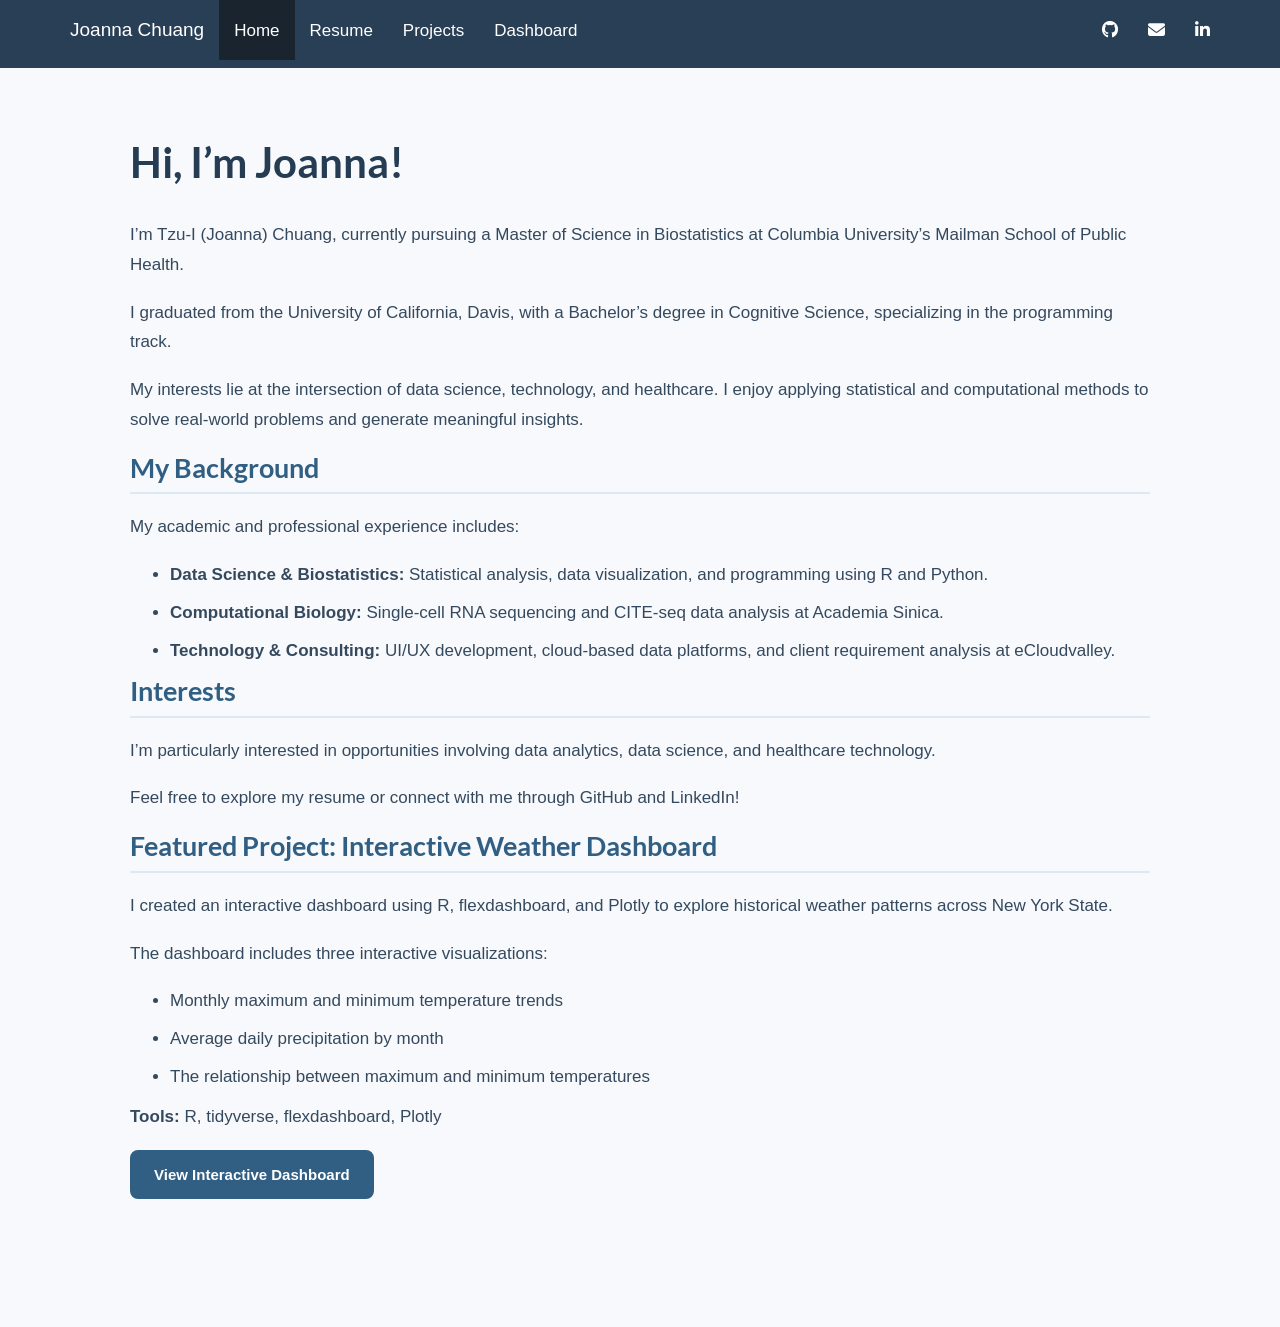
<file: index.html>
<!DOCTYPE html>

<html>

<head>

<meta charset="utf-8" />
<meta name="generator" content="pandoc" />
<meta http-equiv="X-UA-Compatible" content="IE=EDGE" />




<title>Hi, I’m Joanna!</title>

<script src="site_libs/header-attrs-2.32/header-attrs.js"></script>
<script src="site_libs/jquery-3.6.0/jquery-3.6.0.min.js"></script>
<meta name="viewport" content="width=device-width, initial-scale=1" />
<link href="site_libs/bootstrap-3.3.5/css/flatly.min.css" rel="stylesheet" />
<script src="site_libs/bootstrap-3.3.5/js/bootstrap.min.js"></script>
<script src="site_libs/bootstrap-3.3.5/shim/html5shiv.min.js"></script>
<script src="site_libs/bootstrap-3.3.5/shim/respond.min.js"></script>
<style>h1 {font-size: 34px;}
       h1.title {font-size: 38px;}
       h2 {font-size: 30px;}
       h3 {font-size: 24px;}
       h4 {font-size: 18px;}
       h5 {font-size: 16px;}
       h6 {font-size: 12px;}
       code {color: inherit; background-color: rgba(0, 0, 0, 0.04);}
       pre:not([class]) { background-color: white }</style>
<script src="site_libs/navigation-1.1/tabsets.js"></script>
<link href="site_libs/highlightjs-9.12.0/default.css" rel="stylesheet" />
<script src="site_libs/highlightjs-9.12.0/highlight.js"></script>
<link href="site_libs/font-awesome-6.5.2/css/all.min.css" rel="stylesheet" />
<link href="site_libs/font-awesome-6.5.2/css/v4-shims.min.css" rel="stylesheet" />

<style type="text/css">
  code{white-space: pre-wrap;}
  span.smallcaps{font-variant: small-caps;}
  span.underline{text-decoration: underline;}
  div.column{display: inline-block; vertical-align: top; width: 50%;}
  div.hanging-indent{margin-left: 1.5em; text-indent: -1.5em;}
  ul.task-list{list-style: none;}
    </style>

<style type="text/css">code{white-space: pre;}</style>
<script type="text/javascript">
if (window.hljs) {
  hljs.configure({languages: []});
  hljs.initHighlightingOnLoad();
  if (document.readyState && document.readyState === "complete") {
    window.setTimeout(function() { hljs.initHighlighting(); }, 0);
  }
}
</script>






<link rel="stylesheet" href="styles.css" type="text/css" />



<style type = "text/css">
.main-container {
  max-width: 940px;
  margin-left: auto;
  margin-right: auto;
}
img {
  max-width:100%;
}
.tabbed-pane {
  padding-top: 12px;
}
.html-widget {
  margin-bottom: 20px;
}
button.code-folding-btn:focus {
  outline: none;
}
summary {
  display: list-item;
}
details > summary > p:only-child {
  display: inline;
}
pre code {
  padding: 0;
}
</style>


<style type="text/css">
.dropdown-submenu {
  position: relative;
}
.dropdown-submenu>.dropdown-menu {
  top: 0;
  left: 100%;
  margin-top: -6px;
  margin-left: -1px;
  border-radius: 0 6px 6px 6px;
}
.dropdown-submenu:hover>.dropdown-menu {
  display: block;
}
.dropdown-submenu>a:after {
  display: block;
  content: " ";
  float: right;
  width: 0;
  height: 0;
  border-color: transparent;
  border-style: solid;
  border-width: 5px 0 5px 5px;
  border-left-color: #cccccc;
  margin-top: 5px;
  margin-right: -10px;
}
.dropdown-submenu:hover>a:after {
  border-left-color: #adb5bd;
}
.dropdown-submenu.pull-left {
  float: none;
}
.dropdown-submenu.pull-left>.dropdown-menu {
  left: -100%;
  margin-left: 10px;
  border-radius: 6px 0 6px 6px;
}
</style>

<script type="text/javascript">
// manage active state of menu based on current page
$(document).ready(function () {
  // active menu anchor
  href = window.location.pathname
  href = href.substr(href.lastIndexOf('/') + 1)
  if (href === "")
    href = "index.html";
  var menuAnchor = $('a[href="' + href + '"]');

  // mark the anchor link active (and if it's in a dropdown, also mark that active)
  var dropdown = menuAnchor.closest('li.dropdown');
  if (window.bootstrap) { // Bootstrap 4+
    menuAnchor.addClass('active');
    dropdown.find('> .dropdown-toggle').addClass('active');
  } else { // Bootstrap 3
    menuAnchor.parent().addClass('active');
    dropdown.addClass('active');
  }

  // Navbar adjustments
  var navHeight = $(".navbar").first().height() + 15;
  var style = document.createElement('style');
  var pt = "padding-top: " + navHeight + "px; ";
  var mt = "margin-top: -" + navHeight + "px; ";
  var css = "";
  // offset scroll position for anchor links (for fixed navbar)
  for (var i = 1; i <= 6; i++) {
    css += ".section h" + i + "{ " + pt + mt + "}\n";
  }
  style.innerHTML = "body {" + pt + "padding-bottom: 40px; }\n" + css;
  document.head.appendChild(style);
});
</script>

<!-- tabsets -->

<style type="text/css">
.tabset-dropdown > .nav-tabs {
  display: inline-table;
  max-height: 500px;
  min-height: 44px;
  overflow-y: auto;
  border: 1px solid #ddd;
  border-radius: 4px;
}

.tabset-dropdown > .nav-tabs > li.active:before, .tabset-dropdown > .nav-tabs.nav-tabs-open:before {
  content: "\e259";
  font-family: 'Glyphicons Halflings';
  display: inline-block;
  padding: 10px;
  border-right: 1px solid #ddd;
}

.tabset-dropdown > .nav-tabs.nav-tabs-open > li.active:before {
  content: "\e258";
  font-family: 'Glyphicons Halflings';
  border: none;
}

.tabset-dropdown > .nav-tabs > li.active {
  display: block;
}

.tabset-dropdown > .nav-tabs > li > a,
.tabset-dropdown > .nav-tabs > li > a:focus,
.tabset-dropdown > .nav-tabs > li > a:hover {
  border: none;
  display: inline-block;
  border-radius: 4px;
  background-color: transparent;
}

.tabset-dropdown > .nav-tabs.nav-tabs-open > li {
  display: block;
  float: none;
}

.tabset-dropdown > .nav-tabs > li {
  display: none;
}
</style>

<!-- code folding -->




</head>

<body>


<div class="container-fluid main-container">




<div class="navbar navbar-default  navbar-fixed-top" role="navigation">
  <div class="container">
    <div class="navbar-header">
      <button type="button" class="navbar-toggle collapsed" data-toggle="collapse" data-bs-toggle="collapse" data-target="#navbar" data-bs-target="#navbar">
        <span class="icon-bar"></span>
        <span class="icon-bar"></span>
        <span class="icon-bar"></span>
      </button>
      <a class="navbar-brand" href="index.html">Joanna Chuang</a>
    </div>
    <div id="navbar" class="navbar-collapse collapse">
      <ul class="nav navbar-nav">
        <li>
  <a href="index.html">Home</a>
</li>
<li>
  <a href="resume.html">Resume</a>
</li>
<li>
  <a href="projects.html">Projects</a>
</li>
<li>
  <a href="dashboard.html">Dashboard</a>
</li>
      </ul>
      <ul class="nav navbar-nav navbar-right">
        <li>
  <a href="https://github.com/tc3609">
    <span class="fa fa-github"></span>
     
  </a>
</li>
<li>
  <a href="mailto:hubearmy@gmail.com">
    <span class="fa fa-envelope"></span>
     
  </a>
</li>
<li>
  <a href="https://www.linkedin.com/in/tzu-i-chuang-985b71264/">
    <span class="fa fa-linkedin"></span>
     
  </a>
</li>
      </ul>
    </div><!--/.nav-collapse -->
  </div><!--/.container -->
</div><!--/.navbar -->

<div id="header">



<h1 class="title toc-ignore">Hi, I’m Joanna!</h1>

</div>


<p>I’m Tzu-I (Joanna) Chuang, currently pursuing a Master of Science in
Biostatistics at Columbia University’s Mailman School of Public
Health.</p>
<p>I graduated from the University of California, Davis, with a
Bachelor’s degree in Cognitive Science, specializing in the programming
track.</p>
<p>My interests lie at the intersection of data science, technology, and
healthcare. I enjoy applying statistical and computational methods to
solve real-world problems and generate meaningful insights.</p>
<div id="my-background" class="section level2">
<h2>My Background</h2>
<p>My academic and professional experience includes:</p>
<ul>
<li><strong>Data Science &amp; Biostatistics:</strong> Statistical
analysis, data visualization, and programming using R and Python.</li>
<li><strong>Computational Biology:</strong> Single-cell RNA sequencing
and CITE-seq data analysis at Academia Sinica.</li>
<li><strong>Technology &amp; Consulting:</strong> UI/UX development,
cloud-based data platforms, and client requirement analysis at
eCloudvalley.</li>
</ul>
</div>
<div id="interests" class="section level2">
<h2>Interests</h2>
<p>I’m particularly interested in opportunities involving data
analytics, data science, and healthcare technology.</p>
<p>Feel free to explore my resume or connect with me through GitHub and
LinkedIn!</p>
</div>
<div id="featured-project-interactive-weather-dashboard"
class="section level2">
<h2>Featured Project: Interactive Weather Dashboard</h2>
<p>I created an interactive dashboard using R, flexdashboard, and Plotly
to explore historical weather patterns across New York State.</p>
<p>The dashboard includes three interactive visualizations:</p>
<ul>
<li>
Monthly maximum and minimum temperature trends
</li>
<li>
Average daily precipitation by month
</li>
<li>
The relationship between maximum and minimum temperatures
</li>
</ul>
<p><strong>Tools:</strong> R, tidyverse, flexdashboard, Plotly</p>
<p><a href="dashboard.html" class="btn btn-primary" role="button"> View
Interactive Dashboard </a></p>
</div>




</div>

<script>

// add bootstrap table styles to pandoc tables
function bootstrapStylePandocTables() {
  $('tr.odd').parent('tbody').parent('table').addClass('table table-condensed');
}
$(document).ready(function () {
  bootstrapStylePandocTables();
});


</script>

<!-- tabsets -->

<script>
$(document).ready(function () {
  window.buildTabsets("TOC");
});

$(document).ready(function () {
  $('.tabset-dropdown > .nav-tabs > li').click(function () {
    $(this).parent().toggleClass('nav-tabs-open');
  });
});
</script>

<!-- code folding -->


<!-- dynamically load mathjax for compatibility with self-contained -->
<script>
  (function () {
    var script = document.createElement("script");
    script.type = "text/javascript";
    script.src  = "https://mathjax.rstudio.com/latest/MathJax.js?config=TeX-AMS-MML_HTMLorMML";
    document.getElementsByTagName("head")[0].appendChild(script);
  })();
</script>

</body>
</html>
</file>
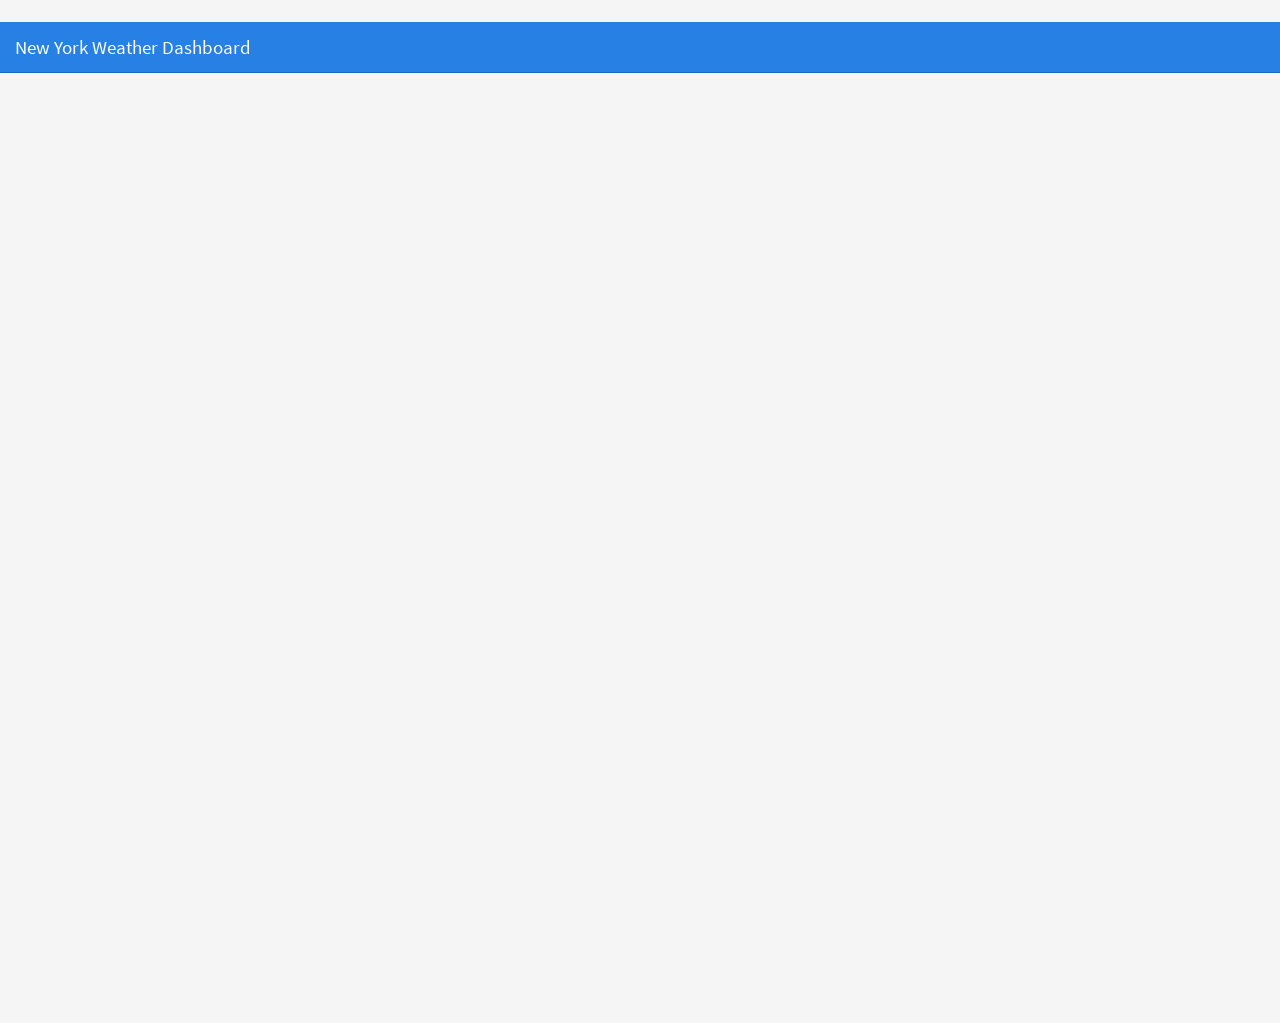
<file: dashboard.html>
<!DOCTYPE html>
<html xmlns="http://www.w3.org/1999/xhtml">
<head>

<meta charset="utf-8">
<meta http-equiv="Content-Type" content="text/html; charset=utf-8" />
<meta name="generator" content="pandoc" />



<title>New York Weather Dashboard</title>

<meta property="og:title" content="New York Weather Dashboard" />

<meta name='viewport' content='width=device-width, initial-scale=1.0, maximum-scale=1.0, user-scalable=no' />

<link rel="icon" href="data:image/x-icon;" type="image/x-icon">


<script type="text/javascript">
window.FlexDashboardComponents = [];
</script>

<script src="site_libs/header-attrs-2.32/header-attrs.js"></script>
<script src="site_libs/jquery-3.6.0/jquery-3.6.0.min.js"></script>
<meta name="viewport" content="width=device-width, initial-scale=1" />
<link href="site_libs/bootstrap-3.3.5/css/cosmo.min.css" rel="stylesheet" />
<script src="site_libs/bootstrap-3.3.5/js/bootstrap.min.js"></script>
<script src="site_libs/bootstrap-3.3.5/shim/html5shiv.min.js"></script>
<script src="site_libs/bootstrap-3.3.5/shim/respond.min.js"></script>
<style>h1 {font-size: 34px;}
       h1.title {font-size: 38px;}
       h2 {font-size: 30px;}
       h3 {font-size: 24px;}
       h4 {font-size: 18px;}
       h5 {font-size: 16px;}
       h6 {font-size: 12px;}
       code {color: inherit; background-color: rgba(0, 0, 0, 0.04);}
       pre:not([class]) { background-color: white }</style>
<script src="site_libs/stickytableheaders-0.1.19/jquery.stickytableheaders.min.js"></script>
<link href="site_libs/value-box-accent-static-0.6.3/theme-cosmo-value-box.css" rel="stylesheet" />
<link href="site_libs/flexdashboard-css-0.6.3/flexdashboard.min.css" rel="stylesheet" />
<link href="site_libs/flexdashboard-css-0.6.3/theme-cosmo.css" rel="stylesheet" />
<link href="site_libs/htmltools-fill-0.5.9/fill.css" rel="stylesheet" />
<script src="site_libs/htmlwidgets-1.6.4/htmlwidgets.js"></script>
<script src="site_libs/plotly-binding-4.12.1/plotly.js"></script>
<script src="site_libs/typedarray-0.1/typedarray.min.js"></script>
<link href="site_libs/crosstalk-1.2.2/css/crosstalk.min.css" rel="stylesheet" />
<script src="site_libs/crosstalk-1.2.2/js/crosstalk.min.js"></script>
<link href="site_libs/plotly-htmlwidgets-css-2.25.2/plotly-htmlwidgets.css" rel="stylesheet" />
<script src="site_libs/plotly-main-2.25.2/plotly-latest.min.js"></script>
<style type="text/css">
/*
  CSS for flexdashboard.js' use of Sly(). The sizing/position of this CSS needs to be
  applied _before_ flexdashboard.js initializes, which is why this CSS has been pulled
  out from flexdashboard.scss and inlined in the document's head.
*/

.storyboard-nav button {
  background: transparent;
  border: 0;
  opacity: .3;
  outline: none;
  padding: 0;
}

.storyboard-nav button:hover,
.storyboard-nav button:hover {
  opacity: .5;
}

.storyboard-nav button:disabled,
.storyboard-nav button:disabled {
  opacity: .1;
}

.storyboard-nav .sbnext,
.storyboard-nav .sbprev {
  float: left;
  width: 2%;
  height: 120px;
}

.storyboard-nav .sbprev {
  text-align: left;
  width: 2%;
}

.storyboard-nav .sbnext {
  float: right;
  text-align: right;
  margin-right: 8px;
}

.storyboard-nav .sbframelist {
  margin: 0 auto;
  width: 94%;
  height: 120px;
  overflow: hidden;
  text-shadow: none;
  margin-bottom: 8px;
}

.storyboard-nav .sbframelist ul {
  list-style: none;
  margin: 0;
  padding: 0;
  height: 100%;
}

.storyboard-nav .sbframelist ul li {
  float: left;
  width: 270px;
  height: 100%;
  padding: 10px 10px 10px 10px;
  margin-right: 8px;
  text-align: left;
  cursor: pointer;
}

.storyboard-nav .sbframelist ul li:last-child {
  margin-right: 0px;
}

.sbframe-commentary {
  width: 300px;
}

.sbframe-commentary ul {
  padding-left: 22px;
}

.sbframe.active {
  display: flex;
}

.sbframe:not(.active) {
  display: none;
}
</style>



</head>

<body>

<div class="navbar navbar-inverse navbar-fixed-top" role="navigation">
<div class="container-fluid">
<div class="navbar-header">

<span class="navbar-logo pull-left">
  
</span>
<span class="navbar-brand">
  New York Weather Dashboard
  <span class="navbar-author">
        </span>
</span>

<button id="navbar-button" type="button" class="navbar-toggle collapsed pull-right" data-toggle="collapse" data-bs-toggle="collapse" data-target="#navbar" data-bs-target="#navbar">
<span class="icon-bar"></span>
<span class="icon-bar"></span>
<span class="icon-bar"></span>
</button>

</div>
<div id="navbar" class="navbar-collapse collapse">
<ul class="nav navbar-nav navbar-left">
</ul>
<ul class="nav navbar-nav navbar-right">
</ul>
</div><!--/.nav-collapse-->
</div><!--/.container-->
</div><!--/.navbar-->

<script type="text/javascript">


var FlexDashboard = (function () {

  // initialize options
  var _options = {};

  var FlexDashboard = function() {

    // default options
    _options = $.extend(_options, {
      theme: "cosmo",
      fillPage: false,
      orientation: 'columns',
      storyboard: false,
      defaultFigWidth: 576,
      defaultFigHeight: 461,
      defaultFigWidthMobile: 360,
      defaultFigHeightMobile: 461,
      isMobile: false,
      isPortrait: false,
      resize_reload: true
    });
  };

  function init(options) {

    // extend default options
    $.extend(true, _options, options);

    // add ids to sections that don't have them (pandoc won't assign ids
    // to e.g. sections with titles consisting of only chinese characters)
    var nextId = 1;
    $('.level1:not([id]),.level2:not([id]),.level3:not([id])').each(function() {
      $(this).attr('id', 'dashboard-' + nextId++);
    });

    // find navbar items
    var navbarItems = $('#flexdashboard-navbar');
    if (navbarItems.length)
      navbarItems = JSON.parse(navbarItems.html());
    addNavbarItems(navbarItems);

    // find the main dashboard container
    var dashboardContainer = $('#dashboard-container');

    // resolve mobile classes
    resolveMobileClasses(dashboardContainer);

    // one time global initialization for components
    componentsInit(dashboardContainer);

    // look for a global sidebar
    var globalSidebar = dashboardContainer.find(".section.level1.sidebar");
    if (globalSidebar.length > 0) {

      // global layout for fullscreen displays
      if (!isMobilePhone()) {

         // hoist it up to the top level
         globalSidebar.insertBefore(dashboardContainer);

         // lay it out (set width/positions)
         layoutSidebar(globalSidebar, dashboardContainer);

      // tuck sidebar into first page for mobile phones
      } else {

        // convert it into a level3 section
        globalSidebar.removeClass('sidebar');
        globalSidebar.removeClass('level1');
        globalSidebar.addClass('level3');
        var h1 = globalSidebar.children('h1');
        var h3 = $('<h3></h3>');
        h3.append(h1.contents());
        h3.insertBefore(h1);
        h1.detach();

        // move it into the first page
        var page = dashboardContainer.find('.section.level1').first();
        if (page.length > 0)
          page.prepend(globalSidebar);
      }
    }

    // look for pages to layout
    var pages = $('div.section.level1');
    if (pages.length > 0) {

        // find the navbar and collapse on clicked
        var navbar = $('#navbar');
        navbar.on("click", "a[data-toggle!=dropdown]", null, function () {
           navbar.collapse('hide');
        });

        // envelop the dashboard container in a tab content div
        dashboardContainer.wrapInner('<div class="tab-content"></div>');

        pages.each(function(index) {

          // lay it out
          layoutDashboardPage($(this));

          // add it to the navbar
          addToNavbar($(this), index === 0);

        });

    } else {

      // remove the navbar and navbar button if we don't
      // have any navbuttons
      if (navbarItems.length === 0) {
        $('#navbar').remove();
        $('#navbar-button').remove();
      }

      // add the storyboard class if requested
      if (_options.storyboard)
        dashboardContainer.addClass('storyboard');

      // layout the entire page
      layoutDashboardPage(dashboardContainer);
    }

    // if we are in shiny we need to trigger a window resize event to
    // force correct layout of shiny-bound-output elements
    if (isShinyDoc())
      $(window).trigger('resize');

    // make main components visible
    $('.section.sidebar').css('visibility', 'visible');
    dashboardContainer.css('visibility', 'visible');

    // handle location hash
    handleLocationHash();

    // intialize prism highlighting
    initPrismHighlighting();

    // record mobile and orientation state then register a handler
    // to refresh if resize_reload is set to true and it changes
    _options.isMobile = isMobilePhone();
    _options.isPortrait = isPortrait();
    if (_options.resize_reload) {
      $(window).on('resize', function() {
        if (_options.isMobile !== isMobilePhone() ||
            _options.isPortrait !== isPortrait()) {
          window.location.reload();
        }
      });
    } else {
      // if in desktop mode and resizing to mobile, make sure the heights are 100%
      // This enforces what `fillpage.css` does for "wider" pages.
      // Since we are not reloading once the page becomes small, we need to force the height to 100%
      // This is a new situation introduced when `_options.resize_reload` is `false`
      if (! _options.isMobile) {
        // only add if `fillpage.css` was added in the first place
        if (_options.fillPage) {
          // fillpage.css
          $("html,body,#dashboard").css("height", "100%");
        }
      }
    }
    // trigger layoutcomplete event
    dashboardContainer.trigger('flexdashboard:layoutcomplete');
  }

  function resolveMobileClasses(dashboardContainer) {
     // add top level layout class
    dashboardContainer.addClass(isMobilePhone() ? 'mobile-layout' :
                                                  'desktop-layout');

    // look for .mobile sections and add .no-mobile to their peers
    var mobileSections = $('.section.mobile');
    mobileSections.each(function() {
       var id = $(this).attr('id');
       var nomobileId = id.replace(/-\d+$/, '');
       $('#' + nomobileId).addClass('no-mobile');
    });
  }

  function addNavbarItems(navbarItems) {

    var navbarLeft = $('ul.navbar-left');
    var navbarRight = $('ul.navbar-right');

    for (var i = 0; i<navbarItems.length; i++) {

      // get the item
      var item = navbarItems[i];

      // determine the container
      var container = null;
      if (item.align === "left")
        container = navbarLeft;
      else
        container = navbarRight;

      // navbar menu if we have multiple items
      if (item.items) {
        var menu = navbarMenu(null, item.icon, item.title, container);
        for (var j = 0; j<item.items.length; j++) {
          var subItem = item.items[j];
          var li = $('<li></li>');
          var a = navbarLink(subItem.icon, subItem.title, subItem.href, subItem.target);
          a.removeClass("nav-link").addClass("dropdown-item");
          li.append(a);
          menu.append(li);
        }
      } else {
        var li = $('<li class="nav-item"></li>');
        li.append(navbarLink(item.icon, item.title, item.href, item.target));
        container.append(li);
      }
    }
  }

  // create or get a reference to an existing dropdown menu
  function navbarMenu(id, icon, title, container) {
    var existingMenu = [];
    if (id)
      existingMenu = container.children('#' + id);
    if (existingMenu.length > 0) {
      return existingMenu.children('ul');
    } else {
      var li = $('<li class="nav-item"></li>');
      if (id)
        li.attr('id', id);
      li.addClass('dropdown');
      // auto add "Share" title on mobile if necessary
      if (!title && icon && (icon === "fa-share-alt") && isMobilePhone())
        title = "Share";
      if (title) {
        title = title + ' <span class="caret"></span>';
      }
      var a = navbarLink(icon, title, "#");
      a.addClass('dropdown-toggle');
      a.attr('data-toggle', 'dropdown');
      a.attr('data-bs-toggle', 'dropdown');
      a.attr('role', 'button');
      a.attr('aria-expanded', 'false');
      li.append(a);
      var ul = $('<ul class="dropdown-menu"></ul>');
      ul.attr('role', 'menu');
      li.append(ul);
      container.append(li);
      return ul;
    }
  }

  function addToNavbar(page, active) {

    // capture the id and data-icon attribute (if any)
    var id = page.attr('id');
    var icon = page.attr('data-icon');
    var navmenu = page.attr('data-navmenu');
    var navmenuIcon = page.attr('data-navmenu-icon');

    // get hidden state (transfer this to navbar)
    var hidden = page.hasClass('hidden');
    page.removeClass('hidden');

    // sanitize the id for use with bootstrap tabs
    id = id.replace(/[.\/?&!#<>]/g, '').replace(/\s/g, '_');
    page.attr('id', id);

    // get the wrapper
    var wrapper = page.closest('.dashboard-page-wrapper');

    // move the id to the wrapper
    page.removeAttr('id');
    wrapper.attr('id', id);

    // add the tab-pane class to the wrapper
    wrapper.addClass('tab-pane');

    // get a reference to the h1, discover its inner contens, then detach it
    var h1 = wrapper.find('h1').first();
    var title = h1.contents();
    h1.detach();

    // create a navbar item
    var li = $('<li></li>');
    var a = navbarLink(icon, title, '#' + id);
    a.attr('data-toggle', 'tab');
    a.attr('data-bs-toggle', 'tab');
    li.append(a);

    // add it to the navbar (or navbar menu if specified)
    var container = $('ul.navbar-left');
    if (navmenu) {
      var menuId = navmenu.replace(/\s+/g, '');
      var menu = navbarMenu(menuId, navmenuIcon, navmenu, container);
      li.find("> a").removeClass("nav-link").addClass("dropdown-item");
      menu.append(li);
    } else {
      li.addClass("nav-item")
      container.append(li);
    }

    // mark active tab and corresponding nav menu item
    if (active)
      $(a).tab("show");

    // hide it if requested
    if (hidden)
      li.addClass('hidden');
  }

  function navbarLink(icon, title, href, target) {

    var a = $('<a class="nav-link"></a>');
    if (icon) {

      // get the name of the icon set and icon
      var dashPos = icon.indexOf("-");
      var iconSet = null;
      var iconSplit = icon.split(" ");
      if (iconSplit.length > 1) {
        iconSet = iconSplit[0];
        icon = iconSplit.slice(1).join(" ");
      } else {
        iconSet = icon.substring(0, dashPos);
      }
      var iconName = icon.substring(dashPos + 1);

      // create the icon
      var iconElement = $('<span class="' + iconSet + ' ' + icon + '"></span>');
      if (title)
        iconElement.css('margin-right', '7px');
      a.append(iconElement);
      // if href is null see if we can auto-generate based on icon (e.g. social)
      if (!href)
        maybeGenerateLinkFromIcon(iconName, a);
    }
    if (title)
      a.append(title);

    // add the href.
    if (href) {
      if (href === "source_embed") {
        a.attr('href', '#');
        a.attr('data-featherlight', "#flexdashboard-source-code");
        a.featherlight({
            beforeOpen: function(event){
              $('body').addClass('unselectable');
            },
            afterClose: function(event){
              $('body').removeClass('unselectable');
            }
        });
      } else {
        a.attr('href', href);
      }
    }

    // add the arget
    if (target)
      a.attr('target', target);

    return a;
  }

  // auto generate a link from an icon name (e.g. twitter) when possible
  function maybeGenerateLinkFromIcon(iconName, a) {

     var serviceLinks = {
      "twitter": "https://twitter.com/share?text=" + encodeURIComponent(document.title) + "&url="+encodeURIComponent(location.href),
      "facebook": "https://www.facebook.com/sharer/sharer.php?u="+encodeURIComponent(location.href),
      "linkedin": "https://www.linkedin.com/shareArticle?mini=true&url="+encodeURIComponent(location.href) + "&title=" + encodeURIComponent(document.title),
      "pinterest": "https://pinterest.com/pin/create/link/?url="+encodeURIComponent(location.href) + "&description=" + encodeURIComponent(document.title)
    };

    var makeSocialLink = function(a, href) {
      a.attr('href', '#');
      a.on('click', function(e) {
        e.preventDefault();
        window.open(href);
      });
    };

    $.each(serviceLinks, function(key, value) {
      if (iconName.indexOf(key) !== -1)
        makeSocialLink(a, value);
    });
  }

  // layout a dashboard page
  function layoutDashboardPage(page) {

    // use a page wrapper so that free form content above the
    // dashboard appears at the top rather than the side (as it
    // would without the wrapper in a column orientation)
    var wrapper = $('<div class="dashboard-page-wrapper"></div>');
    page.wrap(wrapper);

    // if there are no level2 or level3 headers synthesize a level3
    // header to contain the (e.g. frame it, scroll container, etc.)
    var headers = page.find('h2,h3');
    if (headers.length === 0)
      page.wrapInner('<div class="section level3"></div>');

    // hoist up any content before level 2 or level 3 headers
    var children = page.children();
    children.each(function(index) {
      if ($(this).hasClass('level2') || $(this).hasClass('level3'))
        return false;
      $(this).insertBefore(page);
    });

    // determine orientation and fillPage behavior for distinct media
    var orientation, fillPage, storyboard;

    // media: mobile phone
    if (isMobilePhone()) {

      // if there is a sidebar we need to ensure it's content
      // is properly framed as an h3
      var sidebar = page.find('.section.sidebar');
      sidebar.removeClass('sidebar');
      sidebar.wrapInner('<div class="section level3"></div>');
      var h2 = sidebar.find('h2');
      var h3 = $('<h3></h3>');
      h3.append(h2.contents());
      h3.insertBefore(h2);
      h2.detach();

      // wipeout h2 elements then enclose them in a single h2
      var level2 = page.find('div.section.level2');
      level2.each(function() {
        level2.children('h2').remove();
        level2.children().unwrap();
      });
      page.wrapInner('<div class="section level2"></div>');

      // substitute mobile images
      if (isPortrait()) {
        var mobileFigures = $('img.mobile-figure');
        mobileFigures.each(function() {
          // get the src (might be base64 encoded)
          var src = $(this).attr('src');

          // find it's peer
          var id = $(this).attr('data-mobile-figure-id');
          var img = $('img[data-figure-id=' + id + "]");
          img.attr('src', src)
             .attr('width', _options.defaultFigWidthMobile)
             .attr('height', _options.defaultFigHeightMobile);
        });
      }

      // hoist storyboard commentary into it's own section
      if (page.hasClass('storyboard')) {
        var commentaryHR = page.find('div.section.level3 hr');
        commentaryHR.each(function() {
          var commentary = $(this).nextAll().detach();
          var commentarySection = $('<div class="section level3"></div>');
          commentarySection.append(commentary);
          commentarySection.insertAfter($(this).closest('div.section.level3'));
          $(this).remove();
        });
      }

      // force a non full screen layout by columns
      orientation = _options.orientation = 'columns';
      fillPage = _options.fillPage = false;
      storyboard = _options.storyboard = false;

    // media: desktop
    } else {

      // determine orientation
      orientation = page.attr('data-orientation');
      if (orientation !== 'rows' && orientation != 'columns')
        orientation = _options.orientation;

      // determine storyboard mode
      storyboard = page.hasClass('storyboard');

      // fillPage based on options (force for storyboard)
      fillPage = _options.fillPage || storyboard;

      // handle sidebar
      var sidebar = page.find('.section.level2.sidebar');
      if (sidebar.length > 0)
        layoutSidebar(sidebar, page);
    }

    // give it and it's parent divs height: 100% if we are in fillPage mode
    if (fillPage) {
      page.addClass('vertical-layout-fill');
      page.css('height', '100%');
      page.parents('div').css('height', '100%');
    } else {
      page.addClass('vertical-layout-scroll');
    }

    // perform the layout
    if (storyboard)
      layoutPageAsStoryboard(page);
    else if (orientation === 'rows')
      layoutPageByRows(page, fillPage);
    else if (orientation === 'columns')
      layoutPageByColumns(page, fillPage);
  }

  function layoutSidebar(sidebar, content) {

    // get it out of the header hierarchy
    sidebar = sidebar.first();
    if (sidebar.hasClass('level1')) {
      sidebar.removeClass('level1');
      sidebar.children('h1').remove();
    } else if (sidebar.hasClass('level2')) {
      sidebar.removeClass('level2');
      sidebar.children('h2').remove();
    }

    // determine width
    var sidebarWidth = isTablet() ? 220 : 250;
    var dataWidth = parseInt(sidebar.attr('data-width'));
    if (dataWidth)
      sidebarWidth = dataWidth;

    // set the width and shift the page right to accomodate the sidebar
    sidebar.css('width', sidebarWidth + 'px');
    content.css('padding-left', sidebarWidth + 'px');

    // wrap it's contents in a form
    sidebar.wrapInner($('<form></form>'));
  }

  function layoutPageAsStoryboard(page) {

    // create storyboard navigation
    var nav = $('<div class="storyboard-nav"></div>');

    // add navigation buttons
    var prev = $('<button class="sbprev"><i class="fa fa-angle-left"></i></button>');
    nav.append(prev);
    var next= $('<button class="sbnext"><i class="fa fa-angle-right"></i></button>');
    nav.append(next);

    // add navigation frame
    var frameList = $('<div class="sbframelist"></div>');
    nav.append(frameList);
    var ul = $('<ul></ul>');
    frameList.append(ul);

     // find all the level3 sections (those are the storyboard frames)
    var frames = page.find('div.section.level3');
    frames.each(function() {

      // mark it
      $(this).addClass('sbframe');

      // divide it into chart content and (optional) commentary
      $(this).addClass('dashboard-column-orientation');

      // stuff the chart into it's own div w/ flex
      $(this).wrapInner('<div class="sbframe-component"></div>');
      setFlex($(this), 1);
      var frame = $(this).children('.sbframe-component');

      // extract the title from the h3
      var li = $('<li></li>');
      var h3 = frame.children('h3');
      li.append(h3.contents());
      h3.detach();
      ul.append(li);

      // extract commentary
      var hr = frame.children('hr');
      if (hr.length) {
        var commentary = hr.nextAll().detach();
        hr.remove();
        var commentaryFrame = $('<div class="sbframe-commentary"></div>');
        commentaryFrame.addClass('flowing-content-shim');
        commentaryFrame.addClass('flowing-content-container');
        commentaryFrame.append(commentary);
        $(this).append(commentaryFrame);

        // look for a data-commentary-width attribute
        var commentaryWidth = $(this).attr('data-commentary-width');
        if (commentaryWidth)
          commentaryFrame.css('width', commentaryWidth + 'px');
      }

      // layout the chart (force flex)
      var result = layoutChart(frame, true);

      // ice the notes if there are none
      if (!result.notes)
        frame.find('.chart-notes').remove();

      // set flex on chart
      setFlex(frame, 1);
    });

    // create a div to hold all the frames
    var frameContent = $('<div class="sbframe-content"></div>');
    frameContent.addClass('dashboard-row-orientation');
    frameContent.append(frames.detach());

    // row orientation to stack nav and frame content
    page.addClass('dashboard-row-orientation');
    page.append(nav);
    page.append(frameContent);
    setFlex(frameContent, 1);

    // initialize sly
    var sly = new Sly(frameList, {
    		horizontal: true,
    		itemNav: 'basic',
    		smart: true,
    		activateOn: 'click',
    		startAt: 0,
    		scrollBy: 1,
    		activatePageOn: 'click',
    		speed: 200,
    		moveBy: 600,
    		dragHandle: true,
    		dynamicHandle: true,
    		clickBar: true,
    		keyboardNavBy: 'items',
    		next: next,
    		prev: prev
    	}).init();

    // make first frame active
    frames.removeClass('active');
    frames.first().addClass('active');

    // subscribe to frame changed events
    sly.on('active', function (eventName, itemIndex) {
      frames.removeClass('active');
      frames.eq(itemIndex).addClass('active')
                          .trigger('shown');
    });
  }

  function layoutPageByRows(page, fillPage) {

    // row orientation
    page.addClass('dashboard-row-orientation');

    // find all the level2 sections (those are the rows)
    var rows = page.find('div.section.level2');

    // if there are no level2 sections then treat the
    // entire page as if it's a level 2 section
    if (rows.length === 0) {
      page.wrapInner('<div class="section level2"></div>');
      rows = page.find('div.section.level2');
    }

    rows.each(function () {

      // flags
      var haveNotes = false;
      var haveFlexHeight = true;

      // remove the h2
      $(this).children('h2').remove();

      // check for a tabset
      var isTabset = $(this).hasClass('tabset');
      if (isTabset)
        layoutTabset($(this));

      // give it row layout semantics if it's not a tabset
      if (!isTabset)
        $(this).addClass('dashboard-row');

      // find all of the level 3 subheads
      var columns = $(this).find('div.section.level3');

      // determine figureSizes sizes
      var figureSizes = chartFigureSizes(columns);

      // fixup the columns
      columns.each(function(index) {

        // layout the chart (force flex if we are in a tabset)
        var result = layoutChart($(this), isTabset);

        // update flexHeight state
        if (!result.flex)
          haveFlexHeight = false;

        // update state
        if (result.notes)
          haveNotes = true;

        // set the column flex based on the figure width
        // (value boxes will just get the default figure width)
        var chartWidth = figureSizes[index].width;
        setFlex($(this), chartWidth + ' ' + chartWidth + ' 0px');

      });

      // remove empty chart note divs
      if (isTabset)
        $(this).find('.chart-notes').filter(function() {
            return $(this).html() === "&nbsp;";
        }).remove();
      if (!haveNotes)
        $(this).find('.chart-notes').remove();

       // make it a flexbox row
      if (haveFlexHeight)
        $(this).addClass('dashboard-row-flex');

      // now we can set the height on all the wrappers (based on maximum
      // figure height + room for title and notes, or data-height on the
      // container if specified). However, don't do this if there is
      // no flex on any of the constituent columns
      var flexHeight = null;
      var dataHeight = parseInt($(this).attr('data-height'));
      if (dataHeight)
        flexHeight = adjustedHeight(dataHeight, columns.first());
      else if (haveFlexHeight)
        flexHeight = maxChartHeight(figureSizes, columns);
      if (flexHeight) {
        if (fillPage)
          setFlex($(this), flexHeight + ' ' + flexHeight + ' 0px');
        else {
          $(this).css('height', flexHeight + 'px');
          setFlex($(this), '0 0 ' + flexHeight + 'px');
        }
      }

    });
  }

  function layoutPageByColumns(page, fillPage) {

    // column orientation
    page.addClass('dashboard-column-orientation');

    // find all the level2 sections (those are the columns)
    var columns = page.find('div.section.level2');

    // if there are no level2 sections then treat the
    // entire page as if it's a level 2 section
    if (columns.length === 0) {
      page.wrapInner('<div class="section level2"></div>');
      columns = page.find('div.section.level2');
    }

    // layout each column
    columns.each(function (index) {

      // remove the h2
      $(this).children('h2').remove();

      // make it a flexbox column
      $(this).addClass('dashboard-column');

      // check for a tabset
      var isTabset = $(this).hasClass('tabset');
      if (isTabset)
        layoutTabset($(this));

      // find all the h3 elements
      var rows = $(this).find('div.section.level3');

      // get the figure sizes for the rows
      var figureSizes = chartFigureSizes(rows);

      // column flex is the max row width (or data-width if specified)
      var flexWidth;
      var dataWidth = parseInt($(this).attr('data-width'));
      if (dataWidth)
        flexWidth = dataWidth;
      else
        flexWidth = maxChartWidth(figureSizes);
      setFlex($(this), flexWidth + ' ' + flexWidth + ' 0px');

      // layout each chart
      rows.each(function(index) {

        // perform the layout
        var result = layoutChart($(this), false);

        // ice the notes if there are none
        if (!result.notes)
          $(this).find('.chart-notes').remove();

        // set flex height based on figHeight, then adjust
        if (result.flex) {
          var chartHeight = figureSizes[index].height;
          chartHeight = adjustedHeight(chartHeight, $(this));
          if (fillPage)
            setFlex($(this), chartHeight + ' ' + chartHeight + ' 0px');
          else {
            $(this).css('height', chartHeight + 'px');
            setFlex($(this), chartHeight + ' ' + chartHeight + ' ' + chartHeight + 'px');
          }
        }
      });
    });
  }

  function chartFigureSizes(charts) {

    // sizes
    var figureSizes = new Array(charts.length);

    // check each chart
    charts.each(function(index) {

      // start with default
      figureSizes[index] = {
        width: _options.defaultFigWidth,
        height: _options.defaultFigHeight
      };

      // look for data-height or data-width then knit options
      var dataWidth = parseInt($(this).attr('data-width'));
      var dataHeight = parseInt($(this).attr('data-height'));
      var knitrOptions = $(this).find('.knitr-options:first');
      var knitrWidth, knitrHeight;
      if (knitrOptions) {
        knitrWidth = parseInt(knitrOptions.attr('data-fig-width'));
        knitrHeight =  parseInt(knitrOptions.attr('data-fig-height'));
      }

      // width
      if (dataWidth)
        figureSizes[index].width = dataWidth;
      else if (knitrWidth)
        figureSizes[index].width = knitrWidth;

      // height
      if (dataHeight)
        figureSizes[index].height = dataHeight;
      else if (knitrHeight)
        figureSizes[index].height = knitrHeight;
    });

    // return sizes
    return figureSizes;
  }

  function maxChartHeight(figureSizes, charts) {

    // first compute the maximum height
    var maxHeight = _options.defaultFigHeight;
    for (var i = 0; i<figureSizes.length; i++)
      if (figureSizes[i].height > maxHeight)
        maxHeight = figureSizes[i].height;

    // now add offests for chart title and chart notes
    if (charts.length)
      maxHeight = adjustedHeight(maxHeight, charts.first());

    return maxHeight;
  }

  function adjustedHeight(height, chart) {
    if (chart.length > 0) {
      var chartTitle = chart.find('.chart-title');
      if (chartTitle.length)
        height += chartTitle.first().outerHeight();
      var chartNotes = chart.find('.chart-notes');
      if (chartNotes.length)
        height += chartNotes.first().outerHeight();
    }
    return height;
  }

  function maxChartWidth(figureSizes) {
    var maxWidth = _options.defaultFigWidth;
    for (var i = 0; i<figureSizes.length; i++)
      if (figureSizes[i].width > maxWidth)
        maxWidth = figureSizes[i].width;
    return maxWidth;
  }

  // layout a chart
  function layoutChart(chart, forceFlex) {

    // state to return
    var result = {
      notes: false,
      flex: false
    };

    // extract the title
    var title = extractTitle(chart);

    // find components that apply to this container
    var components = componentsFind(chart);

    // if it's a custom component then call it and return
    var customComponents = componentsCustom(components);
    if (customComponents.length) {
      componentsLayout(customComponents, title, chart);
      result.notes = false;
      result.flex = forceFlex || componentsFlex(customComponents);
      return result;
    }

    // put all the content in a chart wrapper div
    chart.addClass('chart-wrapper');
    chart.wrapInner('<div class="chart-stage"></div>');
    var chartContent = chart.children('.chart-stage');

    // flex the content if appropriate
    result.flex = forceFlex || componentsFlex(components);
    if (result.flex) {
      // add flex classes
      chart.addClass('chart-wrapper-flex');
      chartContent.addClass('chart-stage-flex');

      // additional shim to break out of flexbox sizing
      chartContent.wrapInner('<div class="chart-shim"></div>');
      chartContent = chartContent.children('.chart-shim');
    }

    // set custom data-padding attribute
    var pad = chart.attr('data-padding');
    if (pad) {
      if (pad === "0")
        chart.addClass('no-padding');
      else {
        pad = pad + 'px';
        chartContent.css('left', pad)
                    .css('top', pad)
                    .css('right', pad)
                    .css('bottom', pad)
      }
    }

    // call compoents
    componentsLayout(components, title, chartContent);

    // also activate components on shiny output
    findShinyOutput(chartContent).on('shiny:value',
      function(event) {
        var element = $(event.target);
        setTimeout(function() {

          // see if we opted out of flex based on our output (for shiny
          // we can't tell what type of output we have until after the
          // value is bound)
          var components = componentsFind(element);
          var flex = forceFlex || componentsFlex(components);
          if (!flex) {
            chart.css('height', "");
            setFlex(chart, "");
            chart.removeClass('chart-wrapper-flex');
            chartContent.removeClass('chart-stage-flex');
            chartContent.children().unwrap();
          }

          // perform layout
          componentsLayout(components, title, element.parent());
        }, 10);
      });

    // add the title
    var chartTitle = $('<div class="chart-title"></div>');
    chartTitle.append(title);
    chart.prepend(chartTitle);

    // add the notes section
    var chartNotes = $('<div class="chart-notes"></div>');
    chartNotes.html('&nbsp;');
    chart.append(chartNotes);

    // attempt to extract notes if we have a component
    if (components.length)
      result.notes = extractChartNotes(chartContent, chartNotes);

    // return result
    return result;
  }

  // build a tabset from a section div with the .tabset class
  function layoutTabset(tabset) {

    // check for fade option
    var fade = tabset.hasClass("tabset-fade");
    var pills = tabset.hasClass("tabset-pills");
    var navClass = pills ? "nav-pills" : "nav-tabs";

    // determine the heading level of the tabset and tabs
    var match = tabset.attr('class').match(/level(\d) /);
    if (match === null)
      return;
    var tabsetLevel = Number(match[1]);
    var tabLevel = tabsetLevel + 1;

    // find all subheadings immediately below
    var tabs = tabset.find("div.section.level" + tabLevel);
    if (!tabs.length)
      return;

    // create tablist and tab-content elements
    var tabList = $('<ul class="nav ' + navClass + '" role="tablist"></ul>');
    $(tabs[0]).before(tabList);
    var tabContent = $('<div class="tab-content"></div>');
    $(tabs[0]).before(tabContent);

    // build the tabset
    var activeTab = 0;
    tabs.each(function(i) {

      // get the tab div
      var tab = $(tabs[i]);

      // get the id then sanitize it for use with bootstrap tabs
      var id = tab.attr('id');

      // see if this is marked as the active tab
      if (tab.hasClass('active'))
        activeTab = i;

      // sanitize the id for use with bootstrap tabs
      id = id.replace(/[.\/?&!#<>]/g, '').replace(/\s/g, '_');
      tab.attr('id', id);

      // get the heading element within it and grab it's text
      var heading = tab.find('h' + tabLevel + ':first');
      var headingDom = heading.contents();

      // build and append the tab list item
      var a = $('<a role="tab" data-toggle="tab" data-bs-toggle="tab" class="nav-link"></a>');
      a.append(headingDom);
      a.attr('href', '#' + id);
      a.attr('aria-controls', id);
      var li = $('<li role="presentation" class="nav-item"></li>');
      li.append(a);
      tabList.append(li);

      // set it's attributes
      tab.attr('role', 'tabpanel');
      tab.addClass('tab-pane');
      tab.addClass('tabbed-pane');
      tab.addClass('no-title');
      if (fade)
        tab.addClass('fade');

      // move it into the tab content div
      tab.detach().appendTo(tabContent);
    });

    // set active tab
    $(tabList.children()[activeTab]).tab("show");
    var active = $(tabContent.children('div.section')[activeTab]);
    active.addClass('active');
    if (fade)
      active.addClass('in');

    // add nav-tabs-custom
    tabset.addClass('nav-tabs-custom');

    // internal layout is dashboard-column with tab-content flexing
    tabset.addClass('dashboard-column');
    setFlex(tabContent, 1);
  }

  // one time global initialization for components
  function componentsInit(dashboardContainer) {
    for (var i=0; i<window.FlexDashboardComponents.length; i++) {
      var component = window.FlexDashboardComponents[i];
      if (component.init)
        component.init(dashboardContainer);
    }
  }

  // find components that apply within a container
  function componentsFind(container) {

    // look for components
    var components = [];
    for (var i=0; i<window.FlexDashboardComponents.length; i++) {
      var component = window.FlexDashboardComponents[i];
      if (component.find(container).length)
        components.push(component);
    }

    // if there were none then use a special flowing content component
    // that just adds a scrollbar in fillPage mode
    if (components.length == 0) {
      components.push({
        find: function(container) {
          return container;
        },

        flex: function(fillPage) {
          return fillPage;
        },

        layout: function(title, container, element, fillPage) {
          if (fillPage) {
            container.addClass('flowing-content-shim');
            container.addClass('flowing-content-container');
          }
        }
      });
    }

    return components;
  }

  // if there is a custom component then pick it out
  function componentsCustom(components) {
    var customComponent = [];
    for (var i=0; i<components.length; i++)
      if (components[i].type === "custom") {
        customComponent.push(components[i]);
        break;
      }
    return customComponent;
  }

  // query all components for flex
  function componentsFlex(components) {

    // no components at all means no flex
    if (components.length === 0)
      return false;

    // otherwise query components (assume true unless we see false)
    var isMobile = isMobilePhone();
    for (var i=0; i<components.length; i++)
      if (components[i].flex && !components[i].flex(_options.fillPage))
        return false;
    return true;
  }

  // layout all components
  function componentsLayout(components, title, container) {
    var isMobile = isMobilePhone();
    for (var i=0; i<components.length; i++) {
      var element = components[i].find(container);
      if (components[i].layout) {
        // call layout (don't call other components if it returns false)
        var result = components[i].layout(title, container, element, _options.fillPage);
        if (result === false)
          return;
      }
    }
  }

  // get a reference to the h3, discover it's inner html, and remove it
  function extractTitle(container) {
    var h3 = container.children('h3').first();
    var title = '';
    if (!container.hasClass('no-title'))
      title = h3.contents();
    h3.detach();
    return title;
  }

  // extract chart notes
  function extractChartNotes(chartContent, chartNotes) {
    // look for a terminating blockquote or image caption
    var blockquote = chartContent.children('blockquote:last-child');
    var caption = chartContent.children('div.image-container')
                              .children('p.caption');
    if (blockquote.length) {
      chartNotes.empty().append(blockquote.children('p:first-child').contents());
      blockquote.remove();
      return true;
    } else if (caption.length) {
      chartNotes.empty().append(caption.contents());
      caption.remove();
      return true;
    } else {
      return false;
    }
  }

  function findShinyOutput(chartContent) {
    return chartContent.find('.shiny-text-output, .shiny-html-output');
  }

  // safely detect rendering on a mobile phone
  function isMobilePhone() {
    try
    {
      return ! window.matchMedia("only screen and (min-width: 768px)").matches;
    }
    catch(e) {
      return false;
    }
  }

  function isFillPage() {
    return _options.fillPage;
  }

  // detect portrait mode
  function isPortrait() {
    return ($(window).width() < $(window).height());
  }

  // safely detect rendering on a tablet
  function isTablet() {
    try
    {
      return window.matchMedia("only screen and (min-width: 769px) and (max-width: 992px)").matches;
    }
    catch(e) {
      return false;
    }
  }

  // test whether this is a shiny doc
  function isShinyDoc() {
    return (typeof(window.Shiny) !== "undefined" && !!window.Shiny.outputBindings);
  }

  // set flex using vendor specific prefixes
  function setFlex(el, flex) {
    el.css('-webkit-box-flex', flex)
      .css('-webkit-flex', flex)
      .css('-ms-flex', flex)
      .css('flex', flex);
  }

  // support bookmarking of pages
  function handleLocationHash() {

    // restore tab/page from bookmark
    var hash = window.decodeURIComponent(window.location.hash);
    if (hash.length > 0) {
      // Update the tab without .showPage() so that we don't change page history
      $('ul.nav a[href="' + hash + '"]').tab('show');
    }

    // navigate to a tab when the history changes
    window.addEventListener("popstate", function(e) {
      var hash = window.decodeURIComponent(window.location.hash);
      var activeTab = $('ul.nav a[href="' + hash + '"]');
      if (activeTab.length) {
        activeTab.tab('show');
      } else {
        // returning to the base page URL without a hash activates first tab
        $('ul.nav a:first').tab('show');
      }
    });

    // add a hash to the URL when the user clicks on a tab/page
    $('.navbar-nav a[data-toggle="tab"]').on('click', function(e) {
      var baseUrl = FlexDashboardUtils.urlWithoutHash(window.location.href);
      var hash = FlexDashboardUtils.urlHash($(this).attr('href'));
      var href = baseUrl + hash;
      FlexDashboardUtils.setLocation(href);
    });

    // handle clicks of other links that should activate pages
    var navPages = $('ul.navbar-nav li a[data-toggle=tab]');
    navPages.each(function() {
      var href =  $(this).attr('href');
      var links = $('a[href="' + href + '"][data-toggle!=tab]');
      links.each(function() {
        $(this).on('click', function(e) {
          window.FlexDashboardUtils.showPage(href);
        });
      });
    });
  }

  // tweak Prism highlighting
  function initPrismHighlighting() {

    if (window.Prism) {
      Prism.languages.insertBefore('r', 'comment', {
        'heading': [
          {
            // title 1
        	  // =======

        	  // title 2
        	  // -------
        	  pattern: /\w+.*(?:\r?\n|\r)(?:====+|----+)/,
            alias: 'operator'
          },
          {
            // ### title 3
            pattern: /(^\s*)###[^#].+/m,
            lookbehind: true,
            alias: 'operator'
          }
        ]
      });

      // prism highlight
      Prism.highlightAll();
    }
  }

  FlexDashboard.prototype = {
    constructor: FlexDashboard,
    init: init,
    isMobilePhone: isMobilePhone,
    isFillPage: isFillPage
  };

  return FlexDashboard;

})();

// utils
window.FlexDashboardUtils = {
  resizableImage: function(img) {
    var src = img.attr('src');
    var url = 'url("' + src + '")';
    img.parent().css('background', url)
                .css('background-size', 'contain')
                .css('background-repeat', 'no-repeat')
                .css('background-position', 'center')
                .addClass('image-container');
  },
  setLocation: function(href) {
    if (history && history.pushState) {
      history.pushState(null, null, href);
    } else {
      window.location.replace(href);
    }
    setTimeout(function() {
        window.scrollTo(0, 0);
    }, 10);
  },
  showPage: function(href) {
    $('ul.navbar-nav li a[href="' + href + '"]').tab('show');
    var baseUrl = this.urlWithoutHash(window.location.href);
    var loc = baseUrl + href;
    this.setLocation(loc);
  },
  showLinkedValue: function(href) {
    // check for a page link
    if ($('ul.navbar-nav li a[data-toggle=tab][href="' + href + '"]').length > 0)
      this.showPage(href);
    else
      window.open(href);
  },
  urlWithoutHash: function(url) {
    var hashLoc = url.indexOf('#');
    if (hashLoc != -1)
      return url.substring(0, hashLoc);
    else
      return url;
  },
  urlHash: function(url) {
    var hashLoc = url.indexOf('#');
    if (hashLoc != -1)
      return url.substring(hashLoc);
    else
      return "";
  }
};

window.FlexDashboard = new FlexDashboard();

// empty content
window.FlexDashboardComponents.push({
  find: function(container) {
    if (container.find('p').length == 0)
      return container;
    else
      return $();
  }
})

// plot image
window.FlexDashboardComponents.push({

  find: function(container) {
    return container.children('p')
                    .children('img:only-child');
  },

  layout: function(title, container, element, fillPage) {
    FlexDashboardUtils.resizableImage(element);
  }
});

// plot image (figure style)
window.FlexDashboardComponents.push({

  find: function(container) {
    return container.children('div.figure').children('img');
  },

  layout: function(title, container, element, fillPage) {
    FlexDashboardUtils.resizableImage(element);
  }
});

// htmlwidget
window.FlexDashboardComponents.push({

  init: function(dashboardContainer) {
    // trigger "shown" after initial layout to force static htmlwidgets
    // in runtime: shiny to be resized after the dom has been transformed
    dashboardContainer.on('flexdashboard:layoutcomplete', function(event) {
      setTimeout(function() {
        dashboardContainer.trigger('shown');
      }, 200);
    });
  },

  find: function(container) {
    return container.children('div[id^="htmlwidget-"],div.html-widget');
  }
});

// gauge
window.FlexDashboardComponents.push({

  find: function(container) {
    return container.children('div.html-widget.gauge');
  },

  flex: function(fillPage) {
    return false;
  },

  layout: function(title, container, element, fillPage) {


  }

});

// shiny output
window.FlexDashboardComponents.push({
  find: function(container) {
    return container.children('div[class^="shiny-"]');
  }
});

// bootstrap table
window.FlexDashboardComponents.push({

  find: function(container) {
    var bsTable = container.find('table.table');
    if (bsTable.length !== 0)
      return bsTable;
    else
      return container.find('tr.header').parent('thead').parent('table');
  },

  flex: function(fillPage) {
    return fillPage;
  },

  layout: function(title, container, element, fillPage) {

    // alias variables
    var bsTable = element;

    // fixup xtable generated tables with a proper thead
    var headerRow = bsTable.find('tbody > tr:first-child > th').parent();
    if (headerRow.length > 0) {
      var thead = $('<thead></thead>');
      bsTable.prepend(thead);
      headerRow.detach().appendTo(thead);
    }

    // improve appearance
    container.addClass('bootstrap-table');

    // for fill page provide scrolling w/ sticky headers
    if (fillPage) {
      // force scrollbar on overflow
      container.addClass('flowing-content-shim');

      // stable table headers when scrolling
      bsTable.stickyTableHeaders({
        scrollableArea: container
      });
    }
  }
});

// embedded shiny app
window.FlexDashboardComponents.push({

  find: function(container) {
    return container.find('iframe.shiny-frame');
  },

  flex: function(fillPage) {
    return fillPage;
  },

  layout: function(title, container, element, fillPage) {
    if (fillPage) {
      element.attr('height', '100%');
    } else {
      // provide default height if necessary
      var height = element.get(0).style.height;
      if (!height)
        height = element.attr('height');
      if (!height)
        element.attr('height', 500);
    }
  }
});

// shiny fillRow or fillCol
window.FlexDashboardComponents.push({

  find: function(container) {
    return container.find('.flexfill-container');
  },

  flex: function(fillPage) {
    return fillPage;
  },

  layout: function(title, container, element, fillPage) {
    if (fillPage)
      element.css('height', '100%');
    else {
      // provide default height if necessary
      var height = element.get(0).style.height;
      if (height === "100%" || height === "auto" || height === "initial" ||
          height === "inherit" || !height) {
        element.css('height', 500);
      }
    }
  }
});

// valueBox
window.FlexDashboardComponents.push({

  type: "custom",

  find: function(container) {
    if (container.find('span.value-output, .shiny-valuebox-output').length)
      return container;
    else
      return $();
  },

  flex: function(fillPage) {
    return false;
  },

  layout: function(title, container, element, fillPage) {

    // alias variables
    var chartTitle = title;
    var valueBox = element;

    // add value-box class to container
    container.addClass('value-box');

    // value paragraph
    var value = $('<p class="value"></p>');

    // if we have shiny-text-output then just move it in
    var valueOutputSpan = [];
    var shinyOutput = valueBox.find('.shiny-valuebox-output').detach();
    if (shinyOutput.length) {
      valueBox.children().remove();
      shinyOutput.html("&mdash;");
      value.append(shinyOutput);
    } else {
      // extract the value (remove leading vector index)
      var chartValue = valueBox.text().trim();
      chartValue = chartValue.replace("[1] ", "");
      valueOutputSpan = valueBox.find('span.value-output').detach();
      valueBox.children().remove();
      value.text(chartValue);
    }

    // caption
    var caption = $('<p class="caption"></p>');
    caption.append(chartTitle);

    // build inner div for value box and add it
    var inner = $('<div class="inner"></div>');
    inner.append(value);
    inner.append(caption);
    valueBox.append(inner);

    // add icon if specified
    var icon = $('<div class="icon"><i></i></div>');
    valueBox.append(icon);
    function setIcon(chartIcon) {
      var iconLib = "";
      var iconSplit = chartIcon.split(" ");
      if (iconSplit.length > 1) {
        iconLib = iconSplit[0];
        chartIcon = iconSplit.slice(1).join(" ");
      } else {
        var components = chartIcon.split("-");
        if (components.length > 1)
          iconLib = components[0];
      }
      icon.children('i').attr('class', iconLib + ' ' + chartIcon);
    }
    var chartIcon = valueBox.attr('data-icon');
    if (chartIcon)
      setIcon(chartIcon);

    // handle data attributes in valueOutputSpan
    function handleValueOutput(valueOutput) {

      // caption
      var dataCaption = valueOutput.attr('data-caption');
      if (dataCaption)
        caption.html(dataCaption);

      // icon
      var dataIcon = valueOutput.attr('data-icon');
      if (dataIcon)
        setIcon(dataIcon);

      // If valueBox(color=) was an accent color, this attr should
      // be populated with the accent color and the relevant CSS comes
      // in through HTML dependencies
      var dataColorAccent = valueOutput.attr('data-color-accent');
      var valueBoxClasses = "value-box-" + (["primary", "info", "danger", "warning", "success"].join(" value-box-"));
      if (dataColorAccent) {
        valueBox.removeClass(valueBoxClasses);
        valueBox.addClass('value-box-' + dataColorAccent);
      }

      // If valueBox(color=) was a CSS color, these other data-color-*
      // attrs will be populated
      var dataColor = valueOutput.attr('data-color');
      if (dataColor) {
        valueBox.removeClass(valueBoxClasses);
        valueBox.css('background-color', dataColor);
      }
      var dataColorText = valueOutput.attr('data-color-text');
      if (dataColorText) {
        valueBox.find(".inner").css('color', dataColorText);
      }
      var dataColorIcon = valueOutput.attr('data-color-icon');
      if (dataColorIcon) {
        valueBox.find(".icon").css('color', dataColorIcon);
      }

      // url
      var dataHref = valueOutput.attr('data-href');
      if (dataHref) {
        valueBox.addClass('linked-value');
        valueBox.off('click.value-box');
        valueBox.on('click.value-box', function(e) {
          window.FlexDashboardUtils.showLinkedValue(dataHref);
        });
      }
    }

    // check for a valueOutputSpan
    if (valueOutputSpan.length > 0) {
      handleValueOutput(valueOutputSpan);
    }

    // if we have a shinyOutput then bind a listener to handle
    // new valueOutputSpan values
    shinyOutput.on('shiny:value',
      function(event) {
        var element = $(event.target);
        setTimeout(function() {
          var valueOutputSpan = element.find('span.value-output');
          if (valueOutputSpan.length > 0)
            handleValueOutput(valueOutputSpan);
        }, 10);
      }
    );
  }
});
</script>

<div id="dashboard-container">

<div id="row" class="section level2" data-height="450">
<h2>Row</h2>
<div id="average-monthly-temperature" class="section level3">
<h3>Average Monthly Temperature</h3>
<div class="knitr-options" data-fig-width="576" data-fig-height="460">

</div>
<div class="plotly html-widget html-fill-item" id="htmlwidget-30d387697c583d87e8c8" style="width:576px;height:460.8px;"></div>
<script type="application/json" data-for="htmlwidget-30d387697c583d87e8c8">{"x":{"visdat":{"91f20156511":["function () ","plotlyVisDat"]},"cur_data":"91f20156511","attrs":{"91f20156511":{"x":{},"alpha_stroke":1,"sizes":[10,100],"spans":[1,20],"y":{},"type":"scatter","mode":"lines","name":"Maximum temperature","inherit":true},"91f20156511.1":{"x":{},"alpha_stroke":1,"sizes":[10,100],"spans":[1,20],"y":{},"type":"scatter","mode":"lines","name":"Minimum temperature","inherit":true}},"layout":{"margin":{"b":70,"l":80,"t":90,"r":30},"xaxis":{"domain":[0,1],"automargin":true,"title":{"text":"Month","standoff":15},"categoryorder":"array","categoryarray":["Jan","Feb","Mar","Apr","May","Jun","Jul","Aug","Sep","Oct","Nov","Dec"],"type":"category"},"yaxis":{"domain":[0,1],"automargin":true,"title":"Temperature (°C)"},"legend":{"orientation":"h","x":0.5,"xanchor":"center","y":1.1499999999999999,"yanchor":"bottom"},"hovermode":"closest","showlegend":true},"source":"A","config":{"modeBarButtonsToAdd":["hoverclosest","hovercompare"],"showSendToCloud":false},"data":[{"x":["Jan","Feb","Mar","Apr","May","Jun","Jul","Aug","Sep","Oct","Nov","Dec"],"y":[0.61898638711868004,0.70659827079801629,6.2058378705384243,14.948782385435306,19.868835449675991,25.116791498372613,27.121694333142543,26.470754108315315,22.633964248159828,15.251967705595188,9.7300424009024784,2.0797475487433665],"type":"scatter","mode":"lines","name":"Maximum temperature","marker":{"color":"rgba(31,119,180,1)","line":{"color":"rgba(31,119,180,1)"}},"error_y":{"color":"rgba(31,119,180,1)"},"error_x":{"color":"rgba(31,119,180,1)"},"line":{"color":"rgba(31,119,180,1)"},"xaxis":"x","yaxis":"y","frame":null},{"x":["Jan","Feb","Mar","Apr","May","Jun","Jul","Aug","Sep","Oct","Nov","Dec"],"y":[-8.5866747197161022,-8.9295917945324401,-4.728329041054395,2.0111465836091158,6.7225308294913537,13.507556131260781,15.609817778966244,14.905336523852931,10.76934704690666,4.991366013317819,0.12319410893787978,-5.9885028949544941],"type":"scatter","mode":"lines","name":"Minimum temperature","marker":{"color":"rgba(255,127,14,1)","line":{"color":"rgba(255,127,14,1)"}},"error_y":{"color":"rgba(255,127,14,1)"},"error_x":{"color":"rgba(255,127,14,1)"},"line":{"color":"rgba(255,127,14,1)"},"xaxis":"x","yaxis":"y","frame":null}],"highlight":{"on":"plotly_click","persistent":false,"dynamic":false,"selectize":false,"opacityDim":0.20000000000000001,"selected":{"opacity":1},"debounce":0},"shinyEvents":["plotly_hover","plotly_click","plotly_selected","plotly_relayout","plotly_brushed","plotly_brushing","plotly_clickannotation","plotly_doubleclick","plotly_deselect","plotly_afterplot","plotly_sunburstclick"],"base_url":"https://plot.ly"},"evals":[],"jsHooks":[]}</script>
</div>
<div id="average-daily-precipitation-by-month" class="section level3">
<h3>Average Daily Precipitation by Month</h3>
<div class="knitr-options" data-fig-width="576" data-fig-height="460">

</div>
<div class="plotly html-widget html-fill-item" id="htmlwidget-0e801e9d6dc5235f65a8" style="width:576px;height:460.8px;"></div>
<script type="application/json" data-for="htmlwidget-0e801e9d6dc5235f65a8">{"x":{"visdat":{"91f496f2d1f":["function () ","plotlyVisDat"]},"cur_data":"91f496f2d1f","attrs":{"91f496f2d1f":{"x":{},"y":{},"alpha_stroke":1,"sizes":[10,100],"spans":[1,20],"type":"bar"}},"layout":{"margin":{"b":80,"l":90,"t":30,"r":30},"xaxis":{"domain":[0,1],"automargin":true,"title":"Month","categoryorder":"array","categoryarray":["Jan","Feb","Mar","Apr","May","Jun","Jul","Aug","Sep","Oct","Nov","Dec"],"type":"category"},"yaxis":{"domain":[0,1],"automargin":true,"title":"Average daily precipitation (mm)"},"hovermode":"closest","showlegend":false},"source":"A","config":{"modeBarButtonsToAdd":["hoverclosest","hovercompare"],"showSendToCloud":false},"data":[{"x":["Jan","Feb","Mar","Apr","May","Jun","Jul","Aug","Sep","Oct","Nov","Dec"],"y":[2.5571145254895704,2.4684951467719616,2.8914636676763887,2.7369071706054142,2.3126943250458871,4.20665230219742,3.957814240667604,3.5753941620893306,2.7744613687793382,4.8252197186155037,2.7345812492948904,3.266538042751479],"type":"bar","marker":{"color":"rgba(31,119,180,1)","line":{"color":"rgba(31,119,180,1)"}},"error_y":{"color":"rgba(31,119,180,1)"},"error_x":{"color":"rgba(31,119,180,1)"},"xaxis":"x","yaxis":"y","frame":null}],"highlight":{"on":"plotly_click","persistent":false,"dynamic":false,"selectize":false,"opacityDim":0.20000000000000001,"selected":{"opacity":1},"debounce":0},"shinyEvents":["plotly_hover","plotly_click","plotly_selected","plotly_relayout","plotly_brushed","plotly_brushing","plotly_clickannotation","plotly_doubleclick","plotly_deselect","plotly_afterplot","plotly_sunburstclick"],"base_url":"https://plot.ly"},"evals":[],"jsHooks":[]}</script>
</div>
</div>
<div id="row-1" class="section level2" data-height="450">
<h2>Row</h2>
<div id="maximum-vs.-minimum-temperature" class="section level3">
<h3>Maximum vs. Minimum Temperature</h3>
<div class="knitr-options" data-fig-width="576" data-fig-height="460">

</div>
<div class="plotly html-widget html-fill-item" id="htmlwidget-90737b14d85b2a72f20b" style="width:576px;height:460.8px;"></div>
<script type="application/json" data-for="htmlwidget-90737b14d85b2a72f20b">{"x":{"visdat":{"91fa33d53b":["function () ","plotlyVisDat"]},"cur_data":"91fa33d53b","attrs":{"91fa33d53b":{"x":{},"y":{},"mode":"markers","marker":{"opacity":0.40000000000000002},"alpha_stroke":1,"sizes":[10,100],"spans":[1,20],"type":"scatter"}},"layout":{"margin":{"b":40,"l":60,"t":25,"r":10},"xaxis":{"domain":[0,1],"automargin":true,"title":"Minimum temperature (°C)"},"yaxis":{"domain":[0,1],"automargin":true,"title":"Maximum temperature (°C)"},"hovermode":"closest","showlegend":false},"source":"A","config":{"modeBarButtonsToAdd":["hoverclosest","hovercompare"],"showSendToCloud":false},"data":[{"x":[8.3000000000000007,7.7999999999999998,-14.4,3.2999999999999998,12.800000000000001,-11.699999999999999,1.7,6.7000000000000002,-26.100000000000001,16.699999999999999,4.4000000000000004,12.800000000000001,6.0999999999999996,15.6,5.5999999999999996,0,18.899999999999999,-3.8999999999999999,0.59999999999999998,6.0999999999999996,11.699999999999999,-11.1,2.2000000000000002,0.59999999999999998,-5.5999999999999996,-5,-1.1000000000000001,-1.1000000000000001,9.4000000000000004,-17.199999999999999,3.2999999999999998,6.7000000000000002,13.300000000000001,11.699999999999999,-3.2999999999999998,16.100000000000001,12.199999999999999,-13.9,15.6,18.300000000000001,7.7999999999999998,-3.8999999999999999,-4.4000000000000004,-0.59999999999999998,-5,5.5999999999999996,12.800000000000001,7.7999999999999998,-8.3000000000000007,13.300000000000001,-5,0,12.800000000000001,11.1,3.2999999999999998,11.699999999999999,-5,8.9000000000000004,12.800000000000001,-1.1000000000000001,21.699999999999999,5.5999999999999996,-3.2999999999999998,3.8999999999999999,-13.300000000000001,5,-31.699999999999999,-8.9000000000000004,6.7000000000000002,16.100000000000001,-7.7999999999999998,19.399999999999999,11.1,20.600000000000001,-6.0999999999999996,6.0999999999999996,7.2000000000000002,10.6,8.3000000000000007,-6.7000000000000002,1.1000000000000001,0.59999999999999998,2.7999999999999998,-1.1000000000000001,-17.800000000000001,11.1,-10.6,7.2000000000000002,15,5,-21.100000000000001,-0.59999999999999998,-2.2000000000000002,4.4000000000000004,-8.9000000000000004,2.2000000000000002,2.7999999999999998,5.5999999999999996,13.9,-7.2000000000000002,13.300000000000001,-2.2000000000000002,5,7.7999999999999998,-22.199999999999999,15,11.1,-21.699999999999999,-7.7999999999999998,12.800000000000001,4.4000000000000004,5,-16.100000000000001,-3.8999999999999999,-5.5999999999999996,10,-1.7,-2.7999999999999998,5,-0.59999999999999998,13.9,0.59999999999999998,3.2999999999999998,-3.8999999999999999,-12.199999999999999,7.7999999999999998,18.300000000000001,-1.1000000000000001,-12.199999999999999,-22.199999999999999,2.2000000000000002,7.7999999999999998,13.300000000000001,1.1000000000000001,8.9000000000000004,-0.59999999999999998,12.800000000000001,-9.3000000000000007,12.199999999999999,1.7,-10.6,-16.699999999999999,8.3000000000000007,-7.2000000000000002,1.1000000000000001,-0.59999999999999998,19.399999999999999,9.4000000000000004,3.8999999999999999,-3.8999999999999999,9.4000000000000004,0,6.0999999999999996,-10.6,5,2.2000000000000002,6.7000000000000002,19.399999999999999,-5.5999999999999996,15.6,13.300000000000001,20,12.199999999999999,1.7,-13.300000000000001,12.800000000000001,14.4,-8.9000000000000004,16.100000000000001,0,12.199999999999999,-5.5999999999999996,-8.1999999999999993,5,12.199999999999999,6.7000000000000002,2.7999999999999998,-5,-3.2000000000000002,-27.199999999999999,13.300000000000001,17.199999999999999,13.300000000000001,-3.8999999999999999,1.7,0.59999999999999998,8.3000000000000007,12.800000000000001,13.300000000000001,10,-21.699999999999999,-4.4000000000000004,8.9000000000000004,-1,20.600000000000001,8.3000000000000007,-13.9,-6.7000000000000002,-2.2000000000000002,1.7,16.699999999999999,7.2000000000000002,1.7,-10,0,-1.1000000000000001,13.300000000000001,-3.2999999999999998,16.699999999999999,-13.9,-8.3000000000000007,-3.8999999999999999,-8.9000000000000004,18.899999999999999,7.7999999999999998,8.3000000000000007,14.4,-7.7999999999999998,9.4000000000000004,-0.59999999999999998,14.4,2.2000000000000002,-2.2000000000000002,-2.2000000000000002,-2.7999999999999998,2.7999999999999998,2.2000000000000002,-23.899999999999999,15.6,10.6,1.1000000000000001,15,15,-4.4000000000000004,3.2999999999999998,-3.8999999999999999,17.800000000000001,4.4000000000000004,6.0999999999999996,13.9,18.899999999999999,6.0999999999999996,-5,-2.1000000000000001,17.199999999999999,-8.8000000000000007,7.2000000000000002,-1.1000000000000001,-8.9000000000000004,-8.9000000000000004,15,-9.4000000000000004,2.7999999999999998,-3.2999999999999998,17.800000000000001,-21.100000000000001,-11.1,8.3000000000000007,0,-0.59999999999999998,-23.300000000000001,-1.7,-19.399999999999999,-2.2000000000000002,15.6,12.199999999999999,-3.2999999999999998,10.6,-2.2000000000000002,-1.7,5,3.2999999999999998,-7.7999999999999998,20,-11.1,-16.100000000000001,-6.0999999999999996,18.300000000000001,-10,11.699999999999999,-1.7,-1.7,2.7999999999999998,2.2000000000000002,-4.4000000000000004,-6.7000000000000002,-7.2000000000000002,17.800000000000001,11.699999999999999,-12.199999999999999,1.7,11.699999999999999,0,-1.7,13.300000000000001,19.399999999999999,1.7,-13.300000000000001,-1.1000000000000001,-24.899999999999999,1.7,-8.9000000000000004,10.6,-12.699999999999999,14.4,9.4000000000000004,1.7,-1.7,16.100000000000001,-4.4000000000000004,2.7999999999999998,17.199999999999999,2.2000000000000002,-11.6,8.9000000000000004,-10,-21.699999999999999,-3.2999999999999998,16.699999999999999,-13.9,11.699999999999999,13.300000000000001,-1.6000000000000001,-2.7999999999999998,7.2000000000000002,-9.4000000000000004,-13.9,7.2000000000000002,7.2000000000000002,-5.4000000000000004,1.1000000000000001,-6.7000000000000002,-12.199999999999999,0.59999999999999998,-21.600000000000001,-1.1000000000000001,-5,-7.7999999999999998,-1.1000000000000001,6.0999999999999996,-11,5.5999999999999996,15.6,2.2000000000000002,12.199999999999999,11.699999999999999,0.59999999999999998,-11.1,-5,12.199999999999999,14.4,-23.300000000000001,6.0999999999999996,15.6,-16.100000000000001,17.199999999999999,-18.300000000000001,-3.2999999999999998,11.1,10,-1.1000000000000001,16.100000000000001,8.9000000000000004,0.59999999999999998,2.7999999999999998,-15,17.800000000000001,8.3000000000000007,6.0999999999999996,7.2000000000000002,9.4000000000000004,2.2000000000000002,-5.5999999999999996,10.6,8.3000000000000007,12.800000000000001,-0.59999999999999998,9.4000000000000004,-7.7999999999999998,12.199999999999999,8.9000000000000004,-0.59999999999999998,1.1000000000000001,3.2999999999999998,9.4000000000000004,1.7,-6.5999999999999996,-1.7,7.7999999999999998,-2.2000000000000002,11.699999999999999,8.9000000000000004,17.199999999999999,-1.7,2.7999999999999998,-2.7999999999999998,-2.2000000000000002,-5.5999999999999996,-15,-2.2000000000000002,-6.7000000000000002,5,15.6,-4.9000000000000004,0.59999999999999998,-3.8999999999999999,-2.2000000000000002,3.2999999999999998,6.0999999999999996,-7.7999999999999998,14.4,17.800000000000001,-11.699999999999999,3.8999999999999999,10,-21.100000000000001,-24.399999999999999,-4.4000000000000004,5.5999999999999996,14.4,-11.1,7.2000000000000002,3.2999999999999998,15.6,-18.300000000000001,-10.6,6.7000000000000002,4.4000000000000004,2.2000000000000002,18.899999999999999,-2.7999999999999998,-8.9000000000000004,-11.1,5.5999999999999996,0,-17.800000000000001,3.8999999999999999,8.9000000000000004,-11.1,-3.7999999999999998,-3.8999999999999999,4.4000000000000004,11.699999999999999,8.3000000000000007,-0.59999999999999998,-23.899999999999999,-1.7,-7.7999999999999998,23.300000000000001,0.59999999999999998,13.300000000000001,-19.399999999999999,1.1000000000000001,-1.7,-18.300000000000001,5.5999999999999996,1.7,-8.3000000000000007,-2.7999999999999998,-2.7999999999999998,2.2000000000000002,0.59999999999999998,8.9000000000000004,14.4,-13.300000000000001,-10,16.100000000000001,-5.5999999999999996,13.300000000000001,-12.199999999999999,12.199999999999999,7.2000000000000002,8.9000000000000004,2.2000000000000002,-3.2999999999999998,20,13.9,0.59999999999999998,0.59999999999999998,22.199999999999999,-5,12.800000000000001,-1.1000000000000001,10.6,16.100000000000001,12.800000000000001,-4.4000000000000004,-6.7000000000000002,15,10.6,4.4000000000000004,-3.7999999999999998,-22.800000000000001,-0.59999999999999998,12.199999999999999,7.7999999999999998,7.7999999999999998,9.4000000000000004,13.300000000000001,17.800000000000001,12.800000000000001,-8.3000000000000007,2.2000000000000002,12.199999999999999,17.199999999999999,7.2000000000000002,7.7999999999999998,21.699999999999999,-10,10.6,1.1000000000000001,14.4,3.2999999999999998,21.699999999999999,5,3.8999999999999999,-5.5999999999999996,7.7999999999999998,0.59999999999999998,-1.7,11.699999999999999,5.5999999999999996,-4.2999999999999998,20.600000000000001,-5,-11,-2.7999999999999998,15.6,-1.1000000000000001,-0.59999999999999998,-3.2999999999999998,-6.0999999999999996,1.1000000000000001,-12.800000000000001,10.6,5.5999999999999996,1.7,-1.1000000000000001,-11.1,-12.199999999999999,11.1,13.9,14.4,7.2000000000000002,8.9000000000000004,-5,5,-3.2999999999999998,5.5999999999999996,-6.7000000000000002,5,12.800000000000001,0,-1.1000000000000001,-4.9000000000000004,2.7999999999999998,-8.3000000000000007,9.4000000000000004,-3.2999999999999998,11.699999999999999,17.800000000000001,-13.300000000000001,2.2000000000000002,15,10.6,16.100000000000001,1.1000000000000001,15.6,2.2000000000000002,0.59999999999999998,-3.2999999999999998,-6.0999999999999996,-3.2999999999999998,8.9000000000000004,-13.800000000000001,16.699999999999999,14.4,7.2000000000000002,3.8999999999999999,10,12.800000000000001,11.699999999999999,12.800000000000001,10,16.100000000000001,0,18.300000000000001,11.699999999999999,4.4000000000000004,5.5999999999999996,-24.399999999999999,4.4000000000000004,2.2000000000000002,16.100000000000001,17.800000000000001,-2.7000000000000002,6.7000000000000002,-1.1000000000000001,-9.4000000000000004,5.5999999999999996,5.5999999999999996,8.3000000000000007,-18.899999999999999,5,-1.1000000000000001,-5,3.8999999999999999,2.2000000000000002,10.6,5.5999999999999996,-7.7999999999999998,10,1.7,8.3000000000000007,-7.7999999999999998,-7.7999999999999998,1.7,7.2000000000000002,0.59999999999999998,-3.2999999999999998,16.699999999999999,20,4.4000000000000004,11.699999999999999,13.9,17.199999999999999,5,12.199999999999999,21.100000000000001,11.699999999999999,5.5999999999999996,-7.7999999999999998,18.899999999999999,2.2000000000000002,21.100000000000001,0,6.7000000000000002,8.9000000000000004,-6.0999999999999996,16.699999999999999,22.199999999999999,-8.9000000000000004,0.59999999999999998,3.8999999999999999,15,12.199999999999999,-6.7000000000000002,-6.7000000000000002,7.7999999999999998,18.300000000000001,-3.7999999999999998,16.100000000000001,2.7999999999999998,-7.2000000000000002,-1.7,1.1000000000000001,-2.7000000000000002,-0.59999999999999998,-10,5.7999999999999998,-3.2999999999999998,8.9000000000000004,2.2000000000000002,-7.7999999999999998,13.300000000000001,19.399999999999999,-7.2000000000000002,-3.2000000000000002,15,0,11.1,-1.7,11.1,13.9,8.9000000000000004,-2.7999999999999998,-13.300000000000001,6.0999999999999996,1.1000000000000001,-6.5999999999999996,-3.2999999999999998,-7.7999999999999998,16.699999999999999,17.800000000000001,-2.7000000000000002,-9.4000000000000004,-0.59999999999999998,1.1000000000000001,-17.199999999999999,9.4000000000000004,2.7999999999999998,-4.4000000000000004,5.5999999999999996,-3.2999999999999998,-16.699999999999999,-1.7,-5,11.699999999999999,13.300000000000001,-0.59999999999999998,22.800000000000001,-1.7,22.800000000000001,17.199999999999999,12.800000000000001,11.699999999999999,22.199999999999999,11.1,9.4000000000000004,11.1,0.59999999999999998,8.3000000000000007,0.59999999999999998,-7.2000000000000002,-7.7999999999999998,8.9000000000000004,-3.2999999999999998,-2.2000000000000002,0,5.5999999999999996,3.2999999999999998,14.4,13.300000000000001,-10,1.1000000000000001,1.7,7.7999999999999998,1.7,19.399999999999999,7.2000000000000002,9.4000000000000004,1.1000000000000001,-5,9.4000000000000004,-7.7999999999999998,-11.1,3.2999999999999998,15,-6.7000000000000002,16.100000000000001,-11.699999999999999,7.2000000000000002,12.199999999999999,6.0999999999999996,-3.8999999999999999,0,7.7999999999999998,14.4,2.7999999999999998,-16.100000000000001,15,16.699999999999999,12.199999999999999,3.2999999999999998,-16.699999999999999,11.1,-2.7000000000000002,-16.699999999999999,-6.0999999999999996,16.699999999999999,13.9,13.300000000000001,16.100000000000001,-5.5999999999999996,10.6,10.6,-3.8999999999999999,8.3000000000000007,17.199999999999999,-7.2000000000000002,13.9,-8.9000000000000004,0,10.6,17.800000000000001,3.2999999999999998,-7.7000000000000002,-7.7999999999999998,10,18.300000000000001,16.100000000000001,-1.7,-3.8999999999999999,9.4000000000000004,20,15.6,2.7999999999999998,13.300000000000001,0,2.2000000000000002,-5.5999999999999996,-2.5,-12.300000000000001,-1.1000000000000001,-6.0999999999999996,-16.100000000000001,-2.7999999999999998,22.199999999999999,18.899999999999999,21.100000000000001,3.8999999999999999,17.800000000000001,10.6,-3.8999999999999999,8.3000000000000007,12.800000000000001,20.600000000000001,-20.600000000000001,11.699999999999999,4.4000000000000004,-7.7999999999999998,3.2999999999999998,7.2000000000000002,-3.2999999999999998,2.2000000000000002,11.699999999999999,-24.399999999999999,11.1,0.59999999999999998,-5,12.800000000000001,-6.0999999999999996,12.800000000000001,-19.399999999999999,-12.800000000000001,17.199999999999999,3.2999999999999998,20,0.59999999999999998,16.100000000000001,2.2000000000000002,-7.2000000000000002,17.199999999999999,-2.2000000000000002,1.1000000000000001,16.100000000000001,14.4,-2.7999999999999998,-0.59999999999999998,6.7000000000000002,0,-2.2000000000000002,14.4,2.2000000000000002,-3.8999999999999999,11.1,10.6,6.0999999999999996,6.7000000000000002,3.2999999999999998,-6.7000000000000002,6.7000000000000002,5,3.2999999999999998,0,21.699999999999999,-4.2999999999999998,-9.9000000000000004,3.2999999999999998,14.4,-12.199999999999999,-8.9000000000000004,16.699999999999999,15,-11.699999999999999,8.3000000000000007,16.100000000000001,-0.59999999999999998,4.4000000000000004,21.100000000000001,1.7,15,13.300000000000001,-14.4,10,10,1.1000000000000001,1.1000000000000001,10,10,6.7000000000000002,-2.7999999999999998,18.300000000000001,5,-2.7999999999999998,-6.7000000000000002,22.800000000000001,-11.1,11.699999999999999,5,-2.7999999999999998,-1.7,8.3000000000000007,-3.2999999999999998,-2.5,-5.5999999999999996,-8.3000000000000007,-15.6,0,12.199999999999999,7.7999999999999998,18.300000000000001,5,3.2999999999999998,-2.7999999999999998,-2.2000000000000002,-9.4000000000000004,12.800000000000001,-2.7999999999999998,11.699999999999999,15.6,15,-9.4000000000000004,-12.800000000000001,0,8,-2.7999999999999998,-5,2.2000000000000002,-3.8999999999999999,-7.2000000000000002,8.3000000000000007,8.9000000000000004,7.2000000000000002,-7.2000000000000002,-5,15.6,7.2000000000000002,18.899999999999999,-11.1,3.2999999999999998,-22.199999999999999,20.600000000000001,-3.8999999999999999,0.59999999999999998,1.7,9.4000000000000004,5,-0.59999999999999998,15,-32.200000000000003,-15,5.5999999999999996,18.899999999999999,19.399999999999999,12.800000000000001,6.7000000000000002,6.0999999999999996,8.9000000000000004,8.3000000000000007,9.4000000000000004,10,18.399999999999999,8.3000000000000007,1.7,11.1,-2.7999999999999998,22.199999999999999,-8.9000000000000004,-1,-18.899999999999999,-11.699999999999999,-15.6,-12.199999999999999,7.2000000000000002,-3.2999999999999998,8.9000000000000004,7.2000000000000002,-16.100000000000001,19.399999999999999,-6.7000000000000002,15.6,3.2999999999999998,5.5999999999999996,21.699999999999999,3.2999999999999998,-12.199999999999999,0,8.3000000000000007,14.4,5.5999999999999996,18.300000000000001,-2.7999999999999998,7.7999999999999998,-2.7999999999999998,3.8999999999999999,10,3.2999999999999998,8.3000000000000007,1.7,3.8999999999999999,0,-10.6,0,8.3000000000000007,1.7,15,20,14.4,-15,10,5,-6.7000000000000002,-1.1000000000000001,5.5999999999999996,6.7000000000000002,9.4000000000000004,9.4000000000000004,15,13.300000000000001,-8.1999999999999993,3.2999999999999998,-0.59999999999999998,7.2000000000000002,-13.9,-2.7999999999999998,6.7000000000000002,5,16.100000000000001,12.800000000000001,11.1,7.2000000000000002,-3.2999999999999998,16.699999999999999,7.2000000000000002,-4.4000000000000004,0.59999999999999998,-7.2000000000000002,13.9,3.8999999999999999,15,-10,-13.9,-1.8,-0.59999999999999998,15,-1.1000000000000001,-12.699999999999999,10,-0.59999999999999998,18.300000000000001,18.300000000000001,13.9,-10,5.5999999999999996,20,2.2000000000000002,12.800000000000001,-0.59999999999999998,8.3000000000000007,16.100000000000001,-16.100000000000001,-2.7999999999999998,-1.1000000000000001,17.199999999999999,6.7000000000000002,10.6,-16.699999999999999,0,12.800000000000001,8.3000000000000007,-2.7999999999999998,-6.7000000000000002,-7.2000000000000002,6.7000000000000002,-4.4000000000000004,16.699999999999999,13.300000000000001,2.7999999999999998,10,-10.6,5,7.2000000000000002,20,7.7999999999999998,7.7999999999999998,11.699999999999999,-7.7999999999999998,2.2000000000000002,-1.1000000000000001,2.7999999999999998,-5,1.1000000000000001,4.4000000000000004,16.699999999999999,16.100000000000001,-4.4000000000000004,7.2000000000000002,14.4,3.2999999999999998,-18.300000000000001,18.300000000000001,-3.2999999999999998,2.2000000000000002,3.8999999999999999,-8.9000000000000004,-0.59999999999999998,-3.2999999999999998,-11.699999999999999,-4.4000000000000004,20,-7.2000000000000002,6.0999999999999996,2.2000000000000002,0.59999999999999998,0,15,12.199999999999999,-10.6,18.300000000000001,10.6,19.399999999999999,-0.5,20.600000000000001,-2.7999999999999998,-3.2999999999999998,7.2000000000000002,7.7999999999999998,-16.699999999999999,-1.7,19.399999999999999,-11.1,-5.5999999999999996,9.4000000000000004,-1.1000000000000001,0,16.100000000000001,-7.7999999999999998,3.2999999999999998,-3.8999999999999999,7.2000000000000002,17.199999999999999,21.699999999999999,14.4,15.6,-11,11.699999999999999,-8.9000000000000004,-1.1000000000000001,12.199999999999999,-1.1000000000000001,13.9,-12.800000000000001,2.2000000000000002,4.4000000000000004,9.4000000000000004,17.800000000000001,-13.9,3.8999999999999999,6.0999999999999996,7.7999999999999998,13.300000000000001,-20.600000000000001,-8.3000000000000007,-4.4000000000000004,0,2.7999999999999998,4.4000000000000004,22.199999999999999,0.59999999999999998,-2.2000000000000002,-7.2000000000000002,6.0999999999999996,-11.699999999999999,-0.5,-22.100000000000001,1.1000000000000001,10.6,12.800000000000001,20,11.1,2.2000000000000002,11.699999999999999,12.800000000000001,-11.1,-0.59999999999999998,5.5999999999999996,-16.699999999999999,-12.800000000000001,-1.7,-1.1000000000000001,7.7999999999999998,0,-12.199999999999999,3.8999999999999999,14.4,10.6,18.300000000000001,-6.7000000000000002,-2.7999999999999998,11.1,12.800000000000001,17.199999999999999,7.7999999999999998,-6.7000000000000002,12.199999999999999,9.4000000000000004,5.7999999999999998,5.5999999999999996,6.7000000000000002,17.800000000000001,15.6,17.800000000000001,14.4,2.7999999999999998,-22.800000000000001,-7.7999999999999998,2.2000000000000002,7.7999999999999998,-2.2000000000000002,-5,1.7,16.699999999999999,18.899999999999999,-5,12.199999999999999,19.399999999999999,8.9000000000000004,-3.8999999999999999,2.7999999999999998,18.899999999999999,9.4000000000000004,-26.100000000000001,-5.5999999999999996,13.9,13.9,0.59999999999999998,16.699999999999999,1.1000000000000001,5.5999999999999996,0.59999999999999998,8.9000000000000004,-5,7.2000000000000002,-11.1,-6.7000000000000002,-7.2000000000000002,2.7999999999999998,19.399999999999999,18.899999999999999,21.100000000000001,-2.2000000000000002,21.100000000000001,5,3.2999999999999998,3.8999999999999999,11.699999999999999,-7.7000000000000002,-8.3000000000000007,2.7999999999999998,12.800000000000001,8.9000000000000004,8.9000000000000004,2.2000000000000002,-24.399999999999999,0,-0.5,-5.5999999999999996,1.1000000000000001,-3.8999999999999999,-7.7999999999999998,1.1000000000000001,5,-3.8999999999999999,5.7999999999999998,13.9,-10,3.2999999999999998,-9.9000000000000004,-18.300000000000001,-7.2000000000000002,1.1000000000000001,18.899999999999999,-10,11.699999999999999,15,13.9,-1.1000000000000001,0,16.699999999999999,5,10,16.100000000000001,12.800000000000001,10,1.1000000000000001,10,-11.699999999999999,3.8999999999999999,8.3000000000000007,9.4000000000000004,18.899999999999999,21.699999999999999,7.7999999999999998,5.5999999999999996,-10.6,4.4000000000000004,18.300000000000001,-3.2000000000000002,11.699999999999999,3.8999999999999999,-10.6,1.7,5,-1.7,17.199999999999999,1.1000000000000001,10,11.699999999999999,-12.199999999999999,6.7000000000000002,-13.300000000000001,-5.5999999999999996,7.7999999999999998,-7.2000000000000002,-6.0999999999999996,7.2000000000000002,20,12.800000000000001,-10,-0.59999999999999998,14.4,12.800000000000001,-5,-4.2000000000000002,-6.7000000000000002,3.8999999999999999,5.5999999999999996,-11.1,1.1000000000000001,2.2000000000000002,0.59999999999999998,1.7,2.2000000000000002,18.899999999999999,-2.2000000000000002,0,17.199999999999999,1.1000000000000001,13.300000000000001,9.4000000000000004,-8.3000000000000007,-8.3000000000000007,17.800000000000001,16.699999999999999,13.300000000000001,11.1,-4.4000000000000004,4.4000000000000004,0.59999999999999998,11.699999999999999,-4.4000000000000004,-7.2000000000000002,7.7999999999999998,-10.6,26.699999999999999,8.9000000000000004,7.7999999999999998,7.2000000000000002,-1.1000000000000001,-2.2000000000000002,14.4,-11.699999999999999,-3.8999999999999999,-26.100000000000001,-2.2000000000000002,13.9,-4.4000000000000004,-1.6000000000000001,-14.4,12.800000000000001,-12.800000000000001,-1.1000000000000001,-8.3000000000000007,-2.2000000000000002,2.2000000000000002,-6.7000000000000002,3.8999999999999999,8.3000000000000007,7.7999999999999998,-8.3000000000000007,8.3000000000000007,0.59999999999999998,0,0,3.2999999999999998,-3.8999999999999999,20.600000000000001,7.2000000000000002,14.4,2.2000000000000002,17.199999999999999,0,16.100000000000001,15,-2.2000000000000002,-5.5999999999999996,1.1000000000000001,16.100000000000001,-2.2000000000000002,13.9,10,14.4,11.800000000000001,-2.7999999999999998,7.2000000000000002,10.6,10,-5,-1.1000000000000001,21.100000000000001,19.399999999999999,13.300000000000001,-16.100000000000001,-0.59999999999999998,15.6,8.9000000000000004,1.7,18.899999999999999,7.7999999999999998,-15,-21.699999999999999,0.59999999999999998,-8.9000000000000004,14.4,16.100000000000001,2.7999999999999998,12.800000000000001,1.1000000000000001,7.2000000000000002,-10,-1.7,7.2000000000000002,-11.1,2.7999999999999998,-7.2000000000000002,6.0999999999999996,-2.7999999999999998,-10,-3.2999999999999998,15,14.4,8.9000000000000004,10,-22.199999999999999,10.6,3.2999999999999998,-4.4000000000000004,15.6,11.699999999999999,0.59999999999999998,20.600000000000001,16.100000000000001,11.699999999999999,5,3.2999999999999998,5.5999999999999996,-11.699999999999999,-12.199999999999999,-5,6.0999999999999996,8.3000000000000007,1.7,-1.1000000000000001,0.59999999999999998,18.300000000000001,3.8999999999999999,0,13.300000000000001,-2.2000000000000002,8.3000000000000007,5.5999999999999996,-2.2000000000000002,17.800000000000001,3.2999999999999998,2.7999999999999998,-1.7,1.7,0.59999999999999998,-4.4000000000000004,17.800000000000001,-7.7000000000000002,12.199999999999999,13.9,-1.1000000000000001,23.300000000000001,13.300000000000001,-19.399999999999999,3.8999999999999999,-1.7,15,7.2000000000000002,-3.2999999999999998,3.2999999999999998,4.4000000000000004,0.59999999999999998,-3.2999999999999998,0.59999999999999998,-16.100000000000001,2.2000000000000002],"y":[19.399999999999999,12.800000000000001,0,12.199999999999999,17.800000000000001,-5.5999999999999996,8.9000000000000004,20.600000000000001,-2.7999999999999998,31.699999999999999,8.9000000000000004,26.100000000000001,10.6,28.899999999999999,13.9,8.3000000000000007,22.800000000000001,8.9000000000000004,18.300000000000001,14.4,25,-0.59999999999999998,13.300000000000001,11.699999999999999,5,-1.1000000000000001,6.0999999999999996,3.8999999999999999,20.600000000000001,-7.2000000000000002,10.6,15.6,25.600000000000001,16.699999999999999,10,28.300000000000001,23.899999999999999,-3.8999999999999999,26.699999999999999,26.100000000000001,13.300000000000001,3.2999999999999998,0.59999999999999998,19.399999999999999,13.9,14.4,27.199999999999999,16.699999999999999,-0.59999999999999998,26.699999999999999,-0.59999999999999998,3.8999999999999999,23.300000000000001,26.100000000000001,12.800000000000001,28.899999999999999,20.600000000000001,23.899999999999999,24.399999999999999,20.600000000000001,33.299999999999997,14.4,3.2999999999999998,21.100000000000001,-1.7,14.4,-17.800000000000001,-3.8999999999999999,8.9000000000000004,26.100000000000001,1.1000000000000001,32.200000000000003,26.100000000000001,30,8.9000000000000004,23.300000000000001,18.300000000000001,19.399999999999999,17.800000000000001,-4.4000000000000004,13.9,7.7999999999999998,21.100000000000001,1.7,-9.4000000000000004,23.899999999999999,3.2999999999999998,20.600000000000001,20.600000000000001,15.6,-6.7000000000000002,5,4.4000000000000004,19.399999999999999,2.7999999999999998,9.4000000000000004,12.199999999999999,11.1,28.899999999999999,0.59999999999999998,20,18.300000000000001,20,20.600000000000001,-8.9000000000000004,28.300000000000001,25.600000000000001,-15.6,-1.7,28.300000000000001,16.100000000000001,12.800000000000001,-6.7000000000000002,11.699999999999999,-2.2000000000000002,20.600000000000001,8.9000000000000004,3.2999999999999998,26.699999999999999,17.199999999999999,26.699999999999999,11.699999999999999,21.100000000000001,-0.59999999999999998,0,17.800000000000001,25.600000000000001,5,-6.7000000000000002,1.7,19.399999999999999,12.199999999999999,25,5,22.199999999999999,12.800000000000001,23.300000000000001,-2.1000000000000001,23.899999999999999,18.899999999999999,11.699999999999999,3.2999999999999998,15,2.2000000000000002,8.3000000000000007,5,30,16.100000000000001,12.800000000000001,13.9,18.899999999999999,4.4000000000000004,19.399999999999999,-0.59999999999999998,20.600000000000001,8.3000000000000007,21.100000000000001,25,5,26.699999999999999,25,38.899999999999999,26.100000000000001,24.399999999999999,-4.4000000000000004,23.899999999999999,18.300000000000001,-1.7,27.199999999999999,8.9000000000000004,18.899999999999999,4.4000000000000004,-0.5,16.699999999999999,25.600000000000001,18.899999999999999,17.199999999999999,16.699999999999999,17.800000000000001,-11.699999999999999,23.300000000000001,26.100000000000001,28.300000000000001,1.7,19.399999999999999,7.2000000000000002,23.300000000000001,22.199999999999999,28.899999999999999,20,-9.4000000000000004,2.7999999999999998,25,7.7999999999999998,30.600000000000001,21.699999999999999,5.5999999999999996,2.2000000000000002,17.800000000000001,15.6,30.600000000000001,16.699999999999999,5,-2.2000000000000002,22.199999999999999,5.5999999999999996,32.799999999999997,2.7999999999999998,26.699999999999999,6.7000000000000002,1.1000000000000001,-0.59999999999999998,9.4000000000000004,26.100000000000001,13.9,30,28.899999999999999,0.59999999999999998,23.899999999999999,8.9000000000000004,18.300000000000001,9.4000000000000004,21.699999999999999,11.699999999999999,9.4000000000000004,10.6,17.800000000000001,-6.7000000000000002,26.100000000000001,18.300000000000001,15.6,27.800000000000001,32.200000000000003,18.300000000000001,9.4000000000000004,11.699999999999999,23.300000000000001,19.399999999999999,11.1,19.399999999999999,28.899999999999999,17.800000000000001,5,0.59999999999999998,27.800000000000001,-1,18.899999999999999,12.800000000000001,-1.1000000000000001,2.2000000000000002,26.100000000000001,2.2000000000000002,27.199999999999999,5,27.199999999999999,-7.7999999999999998,1.7,15.6,13.300000000000001,11.1,-5,15,-10.6,15.6,26.100000000000001,29.399999999999999,6.7000000000000002,16.699999999999999,25,8.3000000000000007,16.699999999999999,13.9,5.5999999999999996,26.699999999999999,4.4000000000000004,0.59999999999999998,0,30.600000000000001,0.59999999999999998,18.899999999999999,3.2999999999999998,25,19.399999999999999,9.4000000000000004,8.9000000000000004,3.2999999999999998,16.699999999999999,27.800000000000001,21.699999999999999,0,8.9000000000000004,25,7.2000000000000002,3.2999999999999998,22.199999999999999,27.800000000000001,10,4.4000000000000004,17.199999999999999,-4.9000000000000004,8.9000000000000004,1.1000000000000001,23.899999999999999,8.9000000000000004,27.800000000000001,27.199999999999999,6.0999999999999996,4.4000000000000004,27.199999999999999,3.8999999999999999,13.9,26.100000000000001,13.9,10,29.399999999999999,0.59999999999999998,-2.2000000000000002,2.2000000000000002,23.300000000000001,0,25.600000000000001,20.600000000000001,8.3000000000000007,12.199999999999999,21.100000000000001,2.2000000000000002,0.59999999999999998,21.100000000000001,14.6,13.6,5.5999999999999996,-2.2000000000000002,-0.90000000000000002,8.3000000000000007,-13.800000000000001,3.2999999999999998,5.5999999999999996,2.2000000000000002,5.5999999999999996,13.9,3.2999999999999998,22.800000000000001,28.300000000000001,23.899999999999999,17.199999999999999,21.100000000000001,14.4,-5.5999999999999996,10.6,26.699999999999999,25.600000000000001,-16.100000000000001,17.800000000000001,28.300000000000001,-0.59999999999999998,28.300000000000001,-5,5,22.199999999999999,21.100000000000001,18.899999999999999,28.300000000000001,15.6,6.0999999999999996,15.6,-1.7,29.399999999999999,20,23.300000000000001,12.800000000000001,18.300000000000001,11.699999999999999,2.2000000000000002,29.399999999999999,17.199999999999999,24.399999999999999,7.2000000000000002,33.299999999999997,10.6,27.199999999999999,22.800000000000001,8.3000000000000007,7.7999999999999998,21.699999999999999,23.899999999999999,23.300000000000001,9.4000000000000004,3.8999999999999999,20.600000000000001,2.2000000000000002,28.300000000000001,27.800000000000001,27.800000000000001,6.0999999999999996,18.899999999999999,3.2999999999999998,10.6,3.8999999999999999,0,22.800000000000001,1.7,18.899999999999999,28.300000000000001,-2.7000000000000002,23.899999999999999,13.300000000000001,13.300000000000001,21.699999999999999,11.1,-4.4000000000000004,23.300000000000001,26.100000000000001,-3.8999999999999999,17.199999999999999,26.699999999999999,-6.7000000000000002,-0.59999999999999998,6.0999999999999996,18.300000000000001,31.100000000000001,-2.2000000000000002,18.300000000000001,17.800000000000001,25.600000000000001,0,1.7,14.4,8.9000000000000004,20,25,5,-3.8999999999999999,0.59999999999999998,13.300000000000001,14.4,-9.4000000000000004,18.899999999999999,17.800000000000001,-3.2999999999999998,9.4000000000000004,16.100000000000001,13.9,26.699999999999999,18.899999999999999,3.2999999999999998,-11.1,25,8.3000000000000007,33.899999999999999,1.7,21.100000000000001,-11.699999999999999,6.7000000000000002,15.6,1.7,16.699999999999999,19.399999999999999,-3.8999999999999999,0.59999999999999998,6.0999999999999996,8.3000000000000007,11.699999999999999,16.100000000000001,21.699999999999999,6.0999999999999996,1.7,31.699999999999999,0,25.600000000000001,-6.7000000000000002,27.800000000000001,13.9,21.100000000000001,27.800000000000001,6.7000000000000002,30.600000000000001,27.800000000000001,5.5999999999999996,3.8999999999999999,32.799999999999997,0,15,9.4000000000000004,26.100000000000001,27.800000000000001,16.699999999999999,10.6,-3.2999999999999998,30,32.799999999999997,10.6,12.199999999999999,-7.2000000000000002,11.699999999999999,25.600000000000001,24.399999999999999,17.800000000000001,20,23.899999999999999,22.199999999999999,26.699999999999999,0,21.699999999999999,15.6,31.100000000000001,21.699999999999999,22.800000000000001,30,2.7999999999999998,29.399999999999999,9.4000000000000004,20,23.300000000000001,28.899999999999999,22.199999999999999,19.399999999999999,-1.7,21.100000000000001,9.4000000000000004,10,15,23.300000000000001,3.2999999999999998,28.899999999999999,6.0999999999999996,-3.2000000000000002,3.8999999999999999,23.899999999999999,16.100000000000001,12.800000000000001,11.1,0.59999999999999998,8.3000000000000007,-9.4000000000000004,13.9,17.199999999999999,16.699999999999999,5,-1.7,-3.8999999999999999,27.199999999999999,21.699999999999999,26.100000000000001,22.199999999999999,25,0,9.4000000000000004,10,8.3000000000000007,0.59999999999999998,27.199999999999999,24.399999999999999,-1.1000000000000001,4.4000000000000004,13.9,24.399999999999999,4.4000000000000004,22.800000000000001,5.5999999999999996,24.399999999999999,25.600000000000001,-1.7,16.699999999999999,24.399999999999999,20.600000000000001,25.600000000000001,10,27.199999999999999,10.6,15,3.8999999999999999,0.59999999999999998,0.59999999999999998,11.699999999999999,-3.2000000000000002,31.699999999999999,21.100000000000001,22.800000000000001,18.300000000000001,25,18.300000000000001,25.600000000000001,25,23.300000000000001,27.199999999999999,17.199999999999999,33.299999999999997,24.399999999999999,17.800000000000001,17.800000000000001,-9.4000000000000004,12.800000000000001,11.1,28.300000000000001,28.300000000000001,2.7999999999999998,21.699999999999999,15,-3.2999999999999998,17.199999999999999,15.6,23.899999999999999,-4.4000000000000004,17.199999999999999,5.5999999999999996,-1.7,16.100000000000001,8.9000000000000004,23.300000000000001,21.100000000000001,-2.2000000000000002,23.899999999999999,9.4000000000000004,25,-0.59999999999999998,-3.2999999999999998,12.199999999999999,17.800000000000001,7.7999999999999998,17.800000000000001,22.800000000000001,33.299999999999997,12.800000000000001,25,23.300000000000001,21.100000000000001,21.699999999999999,30,31.100000000000001,17.800000000000001,22.199999999999999,0,28.300000000000001,8.9000000000000004,31.699999999999999,6.0999999999999996,19.399999999999999,17.199999999999999,6.7000000000000002,25,28.300000000000001,-1.7,17.199999999999999,12.800000000000001,22.800000000000001,20.600000000000001,2.7999999999999998,0,15.6,27.199999999999999,2.2000000000000002,25,14.4,1.7,6.7000000000000002,11.699999999999999,6.0999999999999996,11.1,-1.7,23.800000000000001,3.2999999999999998,22.800000000000001,12.800000000000001,1.7,18.899999999999999,32.200000000000003,-2.7999999999999998,-2.1000000000000001,24.399999999999999,5.5999999999999996,26.699999999999999,17.800000000000001,20,26.100000000000001,21.100000000000001,7.2000000000000002,-3.8999999999999999,19.399999999999999,13.300000000000001,-2.7000000000000002,9.4000000000000004,-0.59999999999999998,29.399999999999999,31.100000000000001,10.6,2.7999999999999998,3.8999999999999999,6.7000000000000002,0,23.899999999999999,12.199999999999999,5.5999999999999996,10,12.199999999999999,-9.4000000000000004,8.3000000000000007,2.2000000000000002,25.600000000000001,28.300000000000001,5,30.600000000000001,13.300000000000001,32.200000000000003,24.399999999999999,26.100000000000001,17.800000000000001,33.899999999999999,14.4,22.800000000000001,21.699999999999999,25,16.100000000000001,19.399999999999999,5.5999999999999996,-5.5999999999999996,22.800000000000001,0.59999999999999998,6.7000000000000002,15.6,19.399999999999999,8.9000000000000004,23.300000000000001,23.899999999999999,4.4000000000000004,6.7000000000000002,12.800000000000001,25.600000000000001,10,26.699999999999999,18.899999999999999,27.800000000000001,16.100000000000001,7.2000000000000002,16.699999999999999,1.1000000000000001,-6.0999999999999996,17.199999999999999,32.200000000000003,6.0999999999999996,30.600000000000001,-2.2000000000000002,21.699999999999999,18.300000000000001,17.800000000000001,6.7000000000000002,11.1,30.600000000000001,17.199999999999999,21.699999999999999,3.8999999999999999,29.399999999999999,26.100000000000001,30,10.6,-3.8999999999999999,21.699999999999999,11.1,-4.4000000000000004,-0.59999999999999998,26.100000000000001,24.399999999999999,21.100000000000001,27.199999999999999,8.9000000000000004,22.800000000000001,16.699999999999999,3.2999999999999998,17.800000000000001,22.800000000000001,-3.2999999999999998,28.899999999999999,0.59999999999999998,5.5999999999999996,18.899999999999999,28.899999999999999,17.800000000000001,6.7000000000000002,5.5999999999999996,23.300000000000001,29.399999999999999,32.200000000000003,3.8999999999999999,16.100000000000001,22.800000000000001,28.300000000000001,29.399999999999999,6.7000000000000002,20.600000000000001,8.3000000000000007,17.199999999999999,11.1,8.5999999999999996,1.1000000000000001,3.2999999999999998,-2.2000000000000002,-7.7999999999999998,8.3000000000000007,33.899999999999999,29.399999999999999,29.399999999999999,4.4000000000000004,27.800000000000001,26.699999999999999,2.2000000000000002,18.300000000000001,25,23.300000000000001,3.8999999999999999,16.699999999999999,23.300000000000001,2.7999999999999998,10.6,26.699999999999999,9.4000000000000004,11.699999999999999,16.100000000000001,0.59999999999999998,21.699999999999999,9.4000000000000004,0,24.399999999999999,6.0999999999999996,24.399999999999999,-7.2000000000000002,0.59999999999999998,25.600000000000001,11.699999999999999,29.399999999999999,29.399999999999999,32.200000000000003,20,1.1000000000000001,23.899999999999999,5.5999999999999996,11.1,24.399999999999999,26.100000000000001,6.0999999999999996,10,28.899999999999999,16.699999999999999,12.800000000000001,23.300000000000001,5.5999999999999996,-1.7,27.199999999999999,16.100000000000001,28.300000000000001,28.899999999999999,22.800000000000001,3.8999999999999999,11.699999999999999,15,14.4,8.9000000000000004,34.399999999999999,-0.5,-1.6000000000000001,19.399999999999999,26.699999999999999,-0.59999999999999998,-1.7,31.100000000000001,23.300000000000001,0,30,28.899999999999999,10,13.300000000000001,26.100000000000001,6.7000000000000002,31.100000000000001,20.600000000000001,0,27.800000000000001,17.199999999999999,7.7999999999999998,3.8999999999999999,25,19.399999999999999,16.100000000000001,9.4000000000000004,30,17.800000000000001,2.7999999999999998,2.7999999999999998,29.399999999999999,3.2999999999999998,30.600000000000001,25.600000000000001,6.7000000000000002,2.2000000000000002,17.800000000000001,4.4000000000000004,7.7000000000000002,2.7999999999999998,0,-6.7000000000000002,21.699999999999999,25,23.899999999999999,32.200000000000003,9.4000000000000004,9.4000000000000004,6.7000000000000002,2.2000000000000002,3.8999999999999999,26.100000000000001,16.100000000000001,23.300000000000001,17.199999999999999,21.100000000000001,1.1000000000000001,-5,4.4000000000000004,23.100000000000001,18.899999999999999,-1.1000000000000001,23.899999999999999,8.3000000000000007,7.2000000000000002,15.6,15,18.300000000000001,-2.2000000000000002,-3.2999999999999998,26.699999999999999,12.800000000000001,27.800000000000001,0.59999999999999998,13.300000000000001,-9.4000000000000004,28.300000000000001,2.7999999999999998,16.100000000000001,4.4000000000000004,14.4,7.2000000000000002,27.199999999999999,30.600000000000001,-2.7999999999999998,-7.2000000000000002,11.699999999999999,30,30,23.300000000000001,25.600000000000001,18.899999999999999,23.899999999999999,28.899999999999999,28.300000000000001,13.9,29,17.199999999999999,12.800000000000001,23.899999999999999,15,32.200000000000003,-1.1000000000000001,1.7,-11.699999999999999,0.59999999999999998,-7.7999999999999998,2.2000000000000002,17.199999999999999,1.1000000000000001,18.899999999999999,15.6,-6.0999999999999996,30.600000000000001,5.5999999999999996,27.199999999999999,13.9,13.9,31.100000000000001,13.9,-1.1000000000000001,5.5999999999999996,10,25,7.7999999999999998,28.300000000000001,0.59999999999999998,12.199999999999999,17.800000000000001,15.6,23.300000000000001,11.699999999999999,15.6,7.2000000000000002,15.6,12.199999999999999,0.59999999999999998,14.4,18.300000000000001,6.0999999999999996,21.100000000000001,21.699999999999999,17.199999999999999,-2.2000000000000002,25,20.600000000000001,4.4000000000000004,2.7999999999999998,16.699999999999999,17.199999999999999,25.600000000000001,23.899999999999999,25,20,-2.1000000000000001,15.6,15,12.800000000000001,-2.7999999999999998,5,12.800000000000001,13.9,25,21.100000000000001,26.699999999999999,21.100000000000001,6.7000000000000002,25,24.399999999999999,7.7999999999999998,12.199999999999999,14.4,24.399999999999999,23.300000000000001,28.899999999999999,-4.4000000000000004,-5.5999999999999996,19.899999999999999,1.7,31.100000000000001,6.0999999999999996,-3.7999999999999998,21.100000000000001,10,34.399999999999999,28.899999999999999,32.799999999999997,0.59999999999999998,10.6,27.199999999999999,14.4,16.300000000000001,6.0999999999999996,15,30.600000000000001,-7.2000000000000002,6.0999999999999996,10.6,25,22.800000000000001,23.300000000000001,-2.7999999999999998,9.4000000000000004,23.300000000000001,13.300000000000001,3.8999999999999999,7.2000000000000002,-2.7999999999999998,26.100000000000001,15,27.800000000000001,17.800000000000001,12.800000000000001,20,12.800000000000001,15,12.199999999999999,25,23.899999999999999,25,26.100000000000001,5.5999999999999996,17.199999999999999,9.4000000000000004,7.2000000000000002,8.3000000000000007,17.800000000000001,13.300000000000001,25.600000000000001,27.199999999999999,-1.1000000000000001,18.300000000000001,25.600000000000001,5.5999999999999996,-6.7000000000000002,33.299999999999997,9.4000000000000004,5,17.800000000000001,9.4000000000000004,23.300000000000001,2.2000000000000002,5.5999999999999996,1.7,29.399999999999999,1.7,14.4,7.2000000000000002,17.199999999999999,4.4000000000000004,21.699999999999999,27.199999999999999,1.7,25.600000000000001,15,30.600000000000001,12.1,35.600000000000001,0.59999999999999998,2.2000000000000002,24.399999999999999,26.699999999999999,-6.7000000000000002,3.2999999999999998,31.100000000000001,1.1000000000000001,15,22.199999999999999,12.800000000000001,17.199999999999999,28.899999999999999,-0.59999999999999998,12.800000000000001,-0.59999999999999998,17.800000000000001,23.300000000000001,31.699999999999999,31.699999999999999,32.200000000000003,-3.7999999999999998,26.100000000000001,-0.59999999999999998,4.4000000000000004,22.199999999999999,3.8999999999999999,29.399999999999999,-2.2000000000000002,13.300000000000001,12.800000000000001,23.899999999999999,26.699999999999999,0,9.4000000000000004,13.9,22.800000000000001,27.800000000000001,-11.1,-0.59999999999999998,-1.1000000000000001,6.7000000000000002,8.3000000000000007,7.7999999999999998,33.899999999999999,13.300000000000001,13.9,1.7,12.199999999999999,-6.7000000000000002,3.2999999999999998,-9.9000000000000004,16.699999999999999,20,24.399999999999999,30.600000000000001,26.100000000000001,15.6,22.199999999999999,21.699999999999999,2.2000000000000002,8.3000000000000007,17.199999999999999,1.1000000000000001,-2.2000000000000002,3.2999999999999998,7.2000000000000002,16.699999999999999,5.5999999999999996,0.59999999999999998,11.1,21.699999999999999,26.699999999999999,22.199999999999999,-1.1000000000000001,2.7999999999999998,26.699999999999999,21.100000000000001,27.199999999999999,30.600000000000001,6.0999999999999996,27.800000000000001,23.300000000000001,20.699999999999999,10.6,21.100000000000001,27.800000000000001,23.899999999999999,26.699999999999999,25.600000000000001,15.6,-7.2000000000000002,11.699999999999999,14.4,16.699999999999999,2.7999999999999998,2.7999999999999998,16.699999999999999,31.100000000000001,25,-0.59999999999999998,24.399999999999999,33.899999999999999,27.800000000000001,1.1000000000000001,11.1,25,24.399999999999999,-8.3000000000000007,13.300000000000001,23.899999999999999,20,17.199999999999999,23.899999999999999,15,12.199999999999999,13.9,22.800000000000001,0.59999999999999998,20,-2.2000000000000002,6.7000000000000002,-1.1000000000000001,17.199999999999999,29.399999999999999,32.200000000000003,35.600000000000001,5,32.799999999999997,18.300000000000001,16.699999999999999,8.9000000000000004,26.699999999999999,-3.2000000000000002,3.8999999999999999,21.100000000000001,21.100000000000001,19.399999999999999,14.4,5.5999999999999996,-12.800000000000001,11.1,5.5999999999999996,0,3.8999999999999999,0,1.1000000000000001,23.300000000000001,20.600000000000001,0,14.300000000000001,21.699999999999999,0.59999999999999998,6.0999999999999996,0.59999999999999998,-6.7000000000000002,2.7999999999999998,7.7999999999999998,20.600000000000001,5.5999999999999996,25,24.399999999999999,28.300000000000001,1.7,4.4000000000000004,31.699999999999999,21.100000000000001,26.699999999999999,32.200000000000003,28.300000000000001,25.600000000000001,12.199999999999999,22.800000000000001,-8.9000000000000004,10,25.600000000000001,14.9,32.200000000000003,31.100000000000001,21.100000000000001,21.699999999999999,0,20.600000000000001,31.100000000000001,17.800000000000001,28.899999999999999,20.600000000000001,3.8999999999999999,4.4000000000000004,11.1,7.7999999999999998,29.399999999999999,16.699999999999999,15.6,16.100000000000001,-2.2000000000000002,19.399999999999999,-5,7.2000000000000002,17.800000000000001,-1.7,4.4000000000000004,23.300000000000001,30,26.699999999999999,-1.1000000000000001,3.8999999999999999,28.899999999999999,25.600000000000001,2.2000000000000002,5.2999999999999998,-1.1000000000000001,25.600000000000001,16.699999999999999,-5,6.0999999999999996,6.0999999999999996,19.399999999999999,15,14.4,30,15.6,10,25,14.4,26.699999999999999,24.399999999999999,5,8.3000000000000007,26.699999999999999,28.899999999999999,19.399999999999999,27.199999999999999,4.4000000000000004,17.800000000000001,7.7999999999999998,26.699999999999999,11.1,-0.59999999999999998,21.100000000000001,-0.59999999999999998,27.800000000000001,15.6,21.699999999999999,22.800000000000001,5,3.8999999999999999,27.199999999999999,-1.7,6.0999999999999996,-7.2000000000000002,8.3000000000000007,31.100000000000001,2.7999999999999998,8.9000000000000004,0.59999999999999998,25,-5,10,0,12.800000000000001,2.7999999999999998,16.699999999999999,17.199999999999999,18.899999999999999,21.699999999999999,-3.8999999999999999,18.899999999999999,15.6,10,6.0999999999999996,6.0999999999999996,-0.59999999999999998,31.100000000000001,13.9,23.899999999999999,7.2000000000000002,24.399999999999999,10,21.699999999999999,21.699999999999999,3.2999999999999998,3.2999999999999998,20.600000000000001,27.199999999999999,5.5999999999999996,21.100000000000001,26.699999999999999,16.699999999999999,25.100000000000001,2.7999999999999998,25,23.300000000000001,23.300000000000001,13.300000000000001,15.6,29.399999999999999,28.899999999999999,26.699999999999999,-3.2999999999999998,1.1000000000000001,26.100000000000001,24.399999999999999,5,28.300000000000001,21.699999999999999,-3.8999999999999999,-0.59999999999999998,17.800000000000001,-1.7,25.600000000000001,31.699999999999999,12.199999999999999,25.600000000000001,15,25.600000000000001,-2.7999999999999998,11.699999999999999,19.399999999999999,-2.7999999999999998,21.699999999999999,5.5999999999999996,18.300000000000001,1.1000000000000001,-0.59999999999999998,8.3000000000000007,22.800000000000001,21.699999999999999,25,17.199999999999999,-10.6,18.899999999999999,18.300000000000001,2.2000000000000002,23.899999999999999,26.100000000000001,10.6,27.199999999999999,21.699999999999999,27.800000000000001,17.800000000000001,8.3000000000000007,23.899999999999999,-3.2999999999999998,3.8999999999999999,4.4000000000000004,14.4,25,18.899999999999999,8.3000000000000007,7.7999999999999998,30.600000000000001,18.899999999999999,6.0999999999999996,32.799999999999997,6.7000000000000002,14.4,14.4,8.3000000000000007,27.199999999999999,21.100000000000001,17.800000000000001,2.2000000000000002,8.9000000000000004,13.300000000000001,10.6,28.300000000000001,-1,26.699999999999999,16.699999999999999,7.7999999999999998,27.800000000000001,20,-6.0999999999999996,21.699999999999999,1.7,32.200000000000003,12.199999999999999,1.1000000000000001,12.199999999999999,17.199999999999999,2.2000000000000002,15,11.699999999999999,-6.0999999999999996,17.800000000000001],"mode":"markers","marker":{"color":"rgba(31,119,180,1)","opacity":0.40000000000000002,"line":{"color":"rgba(31,119,180,1)"}},"type":"scatter","error_y":{"color":"rgba(31,119,180,1)"},"error_x":{"color":"rgba(31,119,180,1)"},"line":{"color":"rgba(31,119,180,1)"},"xaxis":"x","yaxis":"y","frame":null}],"highlight":{"on":"plotly_click","persistent":false,"dynamic":false,"selectize":false,"opacityDim":0.20000000000000001,"selected":{"opacity":1},"debounce":0},"shinyEvents":["plotly_hover","plotly_click","plotly_selected","plotly_relayout","plotly_brushed","plotly_brushing","plotly_clickannotation","plotly_doubleclick","plotly_deselect","plotly_afterplot","plotly_sunburstclick"],"base_url":"https://plot.ly"},"evals":[],"jsHooks":[]}</script>
</div>
<div id="about-the-data" class="section level3">
<h3>About the Data</h3>
<p>This dashboard explores weather patterns across New York State using
the NY NOAA dataset from the <code>p8105.datasets</code> package.</p>
<p>The analysis focuses on observations from 2005 to 2010.</p>
<p>The visualizations include:</p>
<ul>
<li>Monthly averages of maximum and minimum temperatures.</li>
<li>Average reported daily precipitation by calendar month.</li>
<li>The relationship between daily maximum and minimum
temperatures.</li>
</ul>
<p>Temperature and precipitation values were converted into degrees
Celsius and millimeters, respectively.</p>
<p>Missing observations were excluded from the relevant calculations.
The scatterplot uses a reproducible random sample of 1,500 complete
temperature observations to improve performance.</p>
<p>Because reporting varies across weather stations, the monthly
averages describe available records rather than an evenly weighted
statewide climate estimate.</p>
</div>
</div>

</div>

<script>
$(document).ready(function() {
  // add bootstrap table styles to pandoc tables
  $('tr.header').parent('thead').parent('table').addClass('table table-condensed table-sm');

  // initialize mathjax
  var script = document.createElement("script");
  script.type = "text/javascript";
  script.src  = "https://mathjax.rstudio.com/latest/MathJax.js?config=TeX-AMS-MML_HTMLorMML";
  document.getElementsByTagName("head")[0].appendChild(script);

});
</script>

<script type="text/javascript">
$(document).ready(function () {
  FlexDashboard.init({
    fillPage: false,
    orientation: "rows",
    storyboard: false,
    defaultFigWidth: 576,
    defaultFigHeight: 460,
    defaultFigWidthMobile: 360,
    defaultFigHeightMobile: 460,
    resize_reload: true
  });
  var navbar = $(".navbar").first();
  var body = $("body").first();
  var sidebar = $(".section.sidebar").first();
  function addNavbarPadding() {
    var navHeight = navbar.outerHeight();
    body.css("padding-top", (navHeight + 8) + "px");
    sidebar.css("top", navHeight + "px");
    var resizeEvent = window.document.createEvent("UIEvents");
    resizeEvent.initUIEvent("resize", true, false, window, 0);
    window.dispatchEvent(resizeEvent);
  }
  if (!window.Shiny) setTimeout(addNavbarPadding, 100);
  $(document).on("shiny:idle", function() {
    setTimeout(addNavbarPadding, 50);
  });
});
</script>

</body>
</html>
</file>
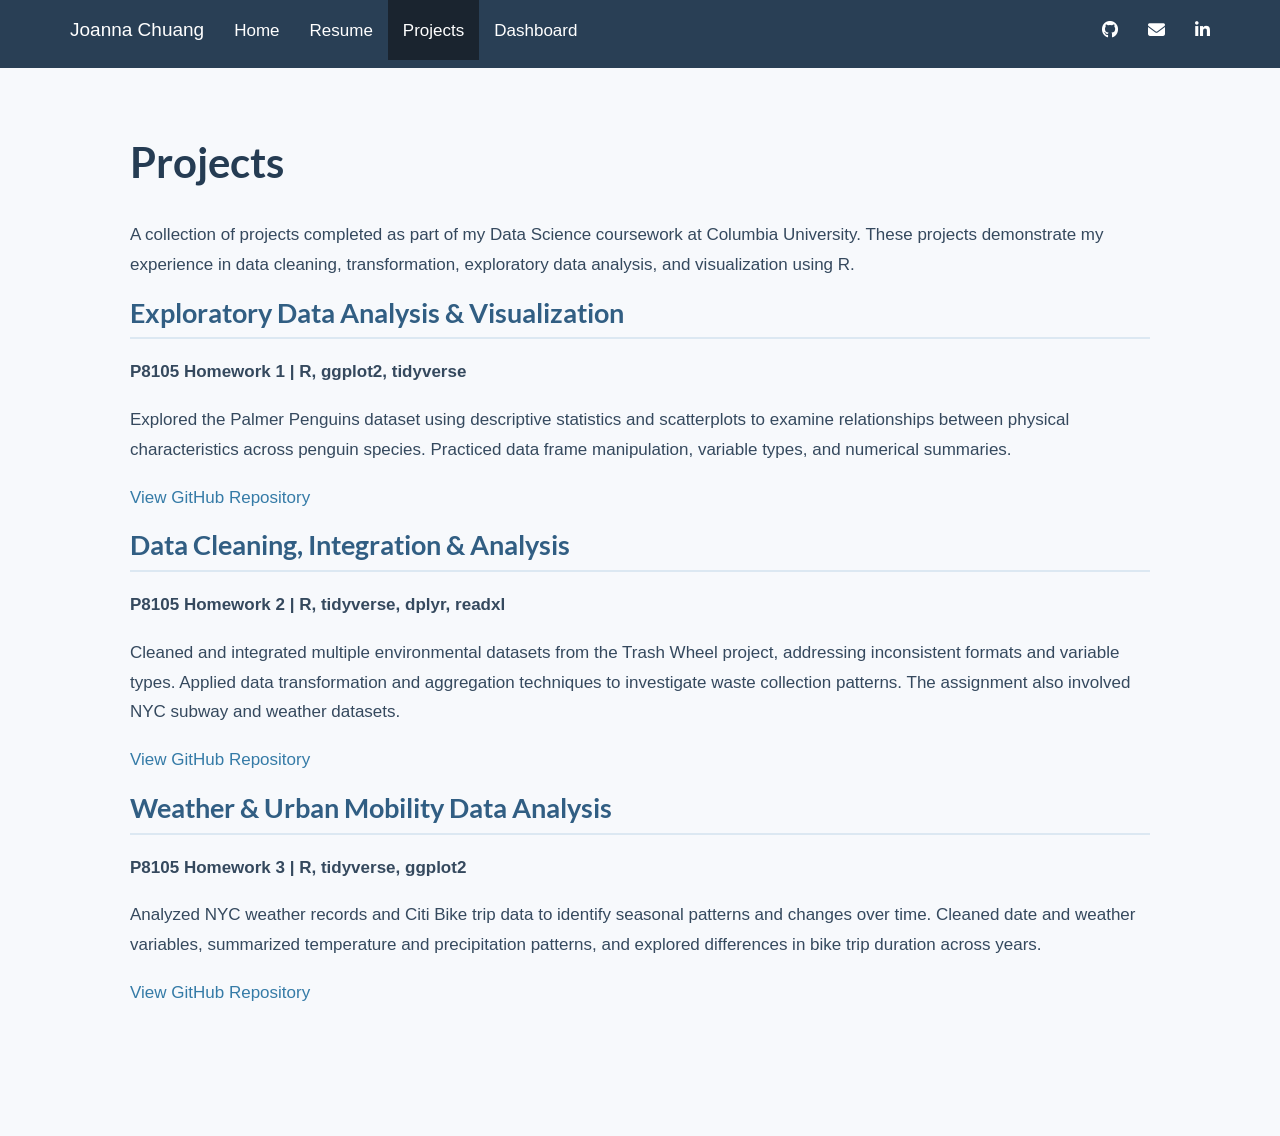
<file: projects.html>
<!DOCTYPE html>

<html>

<head>

<meta charset="utf-8" />
<meta name="generator" content="pandoc" />
<meta http-equiv="X-UA-Compatible" content="IE=EDGE" />




<title>Projects</title>

<script src="site_libs/header-attrs-2.32/header-attrs.js"></script>
<script src="site_libs/jquery-3.6.0/jquery-3.6.0.min.js"></script>
<meta name="viewport" content="width=device-width, initial-scale=1" />
<link href="site_libs/bootstrap-3.3.5/css/flatly.min.css" rel="stylesheet" />
<script src="site_libs/bootstrap-3.3.5/js/bootstrap.min.js"></script>
<script src="site_libs/bootstrap-3.3.5/shim/html5shiv.min.js"></script>
<script src="site_libs/bootstrap-3.3.5/shim/respond.min.js"></script>
<style>h1 {font-size: 34px;}
       h1.title {font-size: 38px;}
       h2 {font-size: 30px;}
       h3 {font-size: 24px;}
       h4 {font-size: 18px;}
       h5 {font-size: 16px;}
       h6 {font-size: 12px;}
       code {color: inherit; background-color: rgba(0, 0, 0, 0.04);}
       pre:not([class]) { background-color: white }</style>
<script src="site_libs/navigation-1.1/tabsets.js"></script>
<link href="site_libs/highlightjs-9.12.0/default.css" rel="stylesheet" />
<script src="site_libs/highlightjs-9.12.0/highlight.js"></script>
<link href="site_libs/font-awesome-6.5.2/css/all.min.css" rel="stylesheet" />
<link href="site_libs/font-awesome-6.5.2/css/v4-shims.min.css" rel="stylesheet" />

<style type="text/css">
  code{white-space: pre-wrap;}
  span.smallcaps{font-variant: small-caps;}
  span.underline{text-decoration: underline;}
  div.column{display: inline-block; vertical-align: top; width: 50%;}
  div.hanging-indent{margin-left: 1.5em; text-indent: -1.5em;}
  ul.task-list{list-style: none;}
    </style>

<style type="text/css">code{white-space: pre;}</style>
<script type="text/javascript">
if (window.hljs) {
  hljs.configure({languages: []});
  hljs.initHighlightingOnLoad();
  if (document.readyState && document.readyState === "complete") {
    window.setTimeout(function() { hljs.initHighlighting(); }, 0);
  }
}
</script>






<link rel="stylesheet" href="styles.css" type="text/css" />



<style type = "text/css">
.main-container {
  max-width: 940px;
  margin-left: auto;
  margin-right: auto;
}
img {
  max-width:100%;
}
.tabbed-pane {
  padding-top: 12px;
}
.html-widget {
  margin-bottom: 20px;
}
button.code-folding-btn:focus {
  outline: none;
}
summary {
  display: list-item;
}
details > summary > p:only-child {
  display: inline;
}
pre code {
  padding: 0;
}
</style>


<style type="text/css">
.dropdown-submenu {
  position: relative;
}
.dropdown-submenu>.dropdown-menu {
  top: 0;
  left: 100%;
  margin-top: -6px;
  margin-left: -1px;
  border-radius: 0 6px 6px 6px;
}
.dropdown-submenu:hover>.dropdown-menu {
  display: block;
}
.dropdown-submenu>a:after {
  display: block;
  content: " ";
  float: right;
  width: 0;
  height: 0;
  border-color: transparent;
  border-style: solid;
  border-width: 5px 0 5px 5px;
  border-left-color: #cccccc;
  margin-top: 5px;
  margin-right: -10px;
}
.dropdown-submenu:hover>a:after {
  border-left-color: #adb5bd;
}
.dropdown-submenu.pull-left {
  float: none;
}
.dropdown-submenu.pull-left>.dropdown-menu {
  left: -100%;
  margin-left: 10px;
  border-radius: 6px 0 6px 6px;
}
</style>

<script type="text/javascript">
// manage active state of menu based on current page
$(document).ready(function () {
  // active menu anchor
  href = window.location.pathname
  href = href.substr(href.lastIndexOf('/') + 1)
  if (href === "")
    href = "index.html";
  var menuAnchor = $('a[href="' + href + '"]');

  // mark the anchor link active (and if it's in a dropdown, also mark that active)
  var dropdown = menuAnchor.closest('li.dropdown');
  if (window.bootstrap) { // Bootstrap 4+
    menuAnchor.addClass('active');
    dropdown.find('> .dropdown-toggle').addClass('active');
  } else { // Bootstrap 3
    menuAnchor.parent().addClass('active');
    dropdown.addClass('active');
  }

  // Navbar adjustments
  var navHeight = $(".navbar").first().height() + 15;
  var style = document.createElement('style');
  var pt = "padding-top: " + navHeight + "px; ";
  var mt = "margin-top: -" + navHeight + "px; ";
  var css = "";
  // offset scroll position for anchor links (for fixed navbar)
  for (var i = 1; i <= 6; i++) {
    css += ".section h" + i + "{ " + pt + mt + "}\n";
  }
  style.innerHTML = "body {" + pt + "padding-bottom: 40px; }\n" + css;
  document.head.appendChild(style);
});
</script>

<!-- tabsets -->

<style type="text/css">
.tabset-dropdown > .nav-tabs {
  display: inline-table;
  max-height: 500px;
  min-height: 44px;
  overflow-y: auto;
  border: 1px solid #ddd;
  border-radius: 4px;
}

.tabset-dropdown > .nav-tabs > li.active:before, .tabset-dropdown > .nav-tabs.nav-tabs-open:before {
  content: "\e259";
  font-family: 'Glyphicons Halflings';
  display: inline-block;
  padding: 10px;
  border-right: 1px solid #ddd;
}

.tabset-dropdown > .nav-tabs.nav-tabs-open > li.active:before {
  content: "\e258";
  font-family: 'Glyphicons Halflings';
  border: none;
}

.tabset-dropdown > .nav-tabs > li.active {
  display: block;
}

.tabset-dropdown > .nav-tabs > li > a,
.tabset-dropdown > .nav-tabs > li > a:focus,
.tabset-dropdown > .nav-tabs > li > a:hover {
  border: none;
  display: inline-block;
  border-radius: 4px;
  background-color: transparent;
}

.tabset-dropdown > .nav-tabs.nav-tabs-open > li {
  display: block;
  float: none;
}

.tabset-dropdown > .nav-tabs > li {
  display: none;
}
</style>

<!-- code folding -->




</head>

<body>


<div class="container-fluid main-container">




<div class="navbar navbar-default  navbar-fixed-top" role="navigation">
  <div class="container">
    <div class="navbar-header">
      <button type="button" class="navbar-toggle collapsed" data-toggle="collapse" data-bs-toggle="collapse" data-target="#navbar" data-bs-target="#navbar">
        <span class="icon-bar"></span>
        <span class="icon-bar"></span>
        <span class="icon-bar"></span>
      </button>
      <a class="navbar-brand" href="index.html">Joanna Chuang</a>
    </div>
    <div id="navbar" class="navbar-collapse collapse">
      <ul class="nav navbar-nav">
        <li>
  <a href="index.html">Home</a>
</li>
<li>
  <a href="resume.html">Resume</a>
</li>
<li>
  <a href="projects.html">Projects</a>
</li>
<li>
  <a href="dashboard.html">Dashboard</a>
</li>
      </ul>
      <ul class="nav navbar-nav navbar-right">
        <li>
  <a href="https://github.com/tc3609">
    <span class="fa fa-github"></span>
     
  </a>
</li>
<li>
  <a href="mailto:hubearmy@gmail.com">
    <span class="fa fa-envelope"></span>
     
  </a>
</li>
<li>
  <a href="https://www.linkedin.com/in/tzu-i-chuang-985b71264/">
    <span class="fa fa-linkedin"></span>
     
  </a>
</li>
      </ul>
    </div><!--/.nav-collapse -->
  </div><!--/.container -->
</div><!--/.navbar -->

<div id="header">



<h1 class="title toc-ignore">Projects</h1>

</div>


<p>A collection of projects completed as part of my Data Science
coursework at Columbia University. These projects demonstrate my
experience in data cleaning, transformation, exploratory data analysis,
and visualization using R.</p>
<div id="exploratory-data-analysis-visualization"
class="section level2">
<h2>Exploratory Data Analysis &amp; Visualization</h2>
<p><strong>P8105 Homework 1 | R, ggplot2, tidyverse</strong></p>
<p>Explored the Palmer Penguins dataset using descriptive statistics and
scatterplots to examine relationships between physical characteristics
across penguin species. Practiced data frame manipulation, variable
types, and numerical summaries.</p>
<p><a href="https://github.com/tc3609/p8105_hw1_tc3609">View GitHub
Repository</a></p>
</div>
<div id="data-cleaning-integration-analysis" class="section level2">
<h2>Data Cleaning, Integration &amp; Analysis</h2>
<p><strong>P8105 Homework 2 | R, tidyverse, dplyr, readxl</strong></p>
<p>Cleaned and integrated multiple environmental datasets from the Trash
Wheel project, addressing inconsistent formats and variable types.
Applied data transformation and aggregation techniques to investigate
waste collection patterns. The assignment also involved NYC subway and
weather datasets.</p>
<p><a href="https://github.com/tc3609/p8105_hw2_tc3609">View GitHub
Repository</a></p>
</div>
<div id="weather-urban-mobility-data-analysis" class="section level2">
<h2>Weather &amp; Urban Mobility Data Analysis</h2>
<p><strong>P8105 Homework 3 | R, tidyverse, ggplot2</strong></p>
<p>Analyzed NYC weather records and Citi Bike trip data to identify
seasonal patterns and changes over time. Cleaned date and weather
variables, summarized temperature and precipitation patterns, and
explored differences in bike trip duration across years.</p>
<p><a href="https://github.com/tc3609/p8105_hw3_tc3609">View GitHub
Repository</a></p>
</div>




</div>

<script>

// add bootstrap table styles to pandoc tables
function bootstrapStylePandocTables() {
  $('tr.odd').parent('tbody').parent('table').addClass('table table-condensed');
}
$(document).ready(function () {
  bootstrapStylePandocTables();
});


</script>

<!-- tabsets -->

<script>
$(document).ready(function () {
  window.buildTabsets("TOC");
});

$(document).ready(function () {
  $('.tabset-dropdown > .nav-tabs > li').click(function () {
    $(this).parent().toggleClass('nav-tabs-open');
  });
});
</script>

<!-- code folding -->


<!-- dynamically load mathjax for compatibility with self-contained -->
<script>
  (function () {
    var script = document.createElement("script");
    script.type = "text/javascript";
    script.src  = "https://mathjax.rstudio.com/latest/MathJax.js?config=TeX-AMS-MML_HTMLorMML";
    document.getElementsByTagName("head")[0].appendChild(script);
  })();
</script>

</body>
</html>
</file>
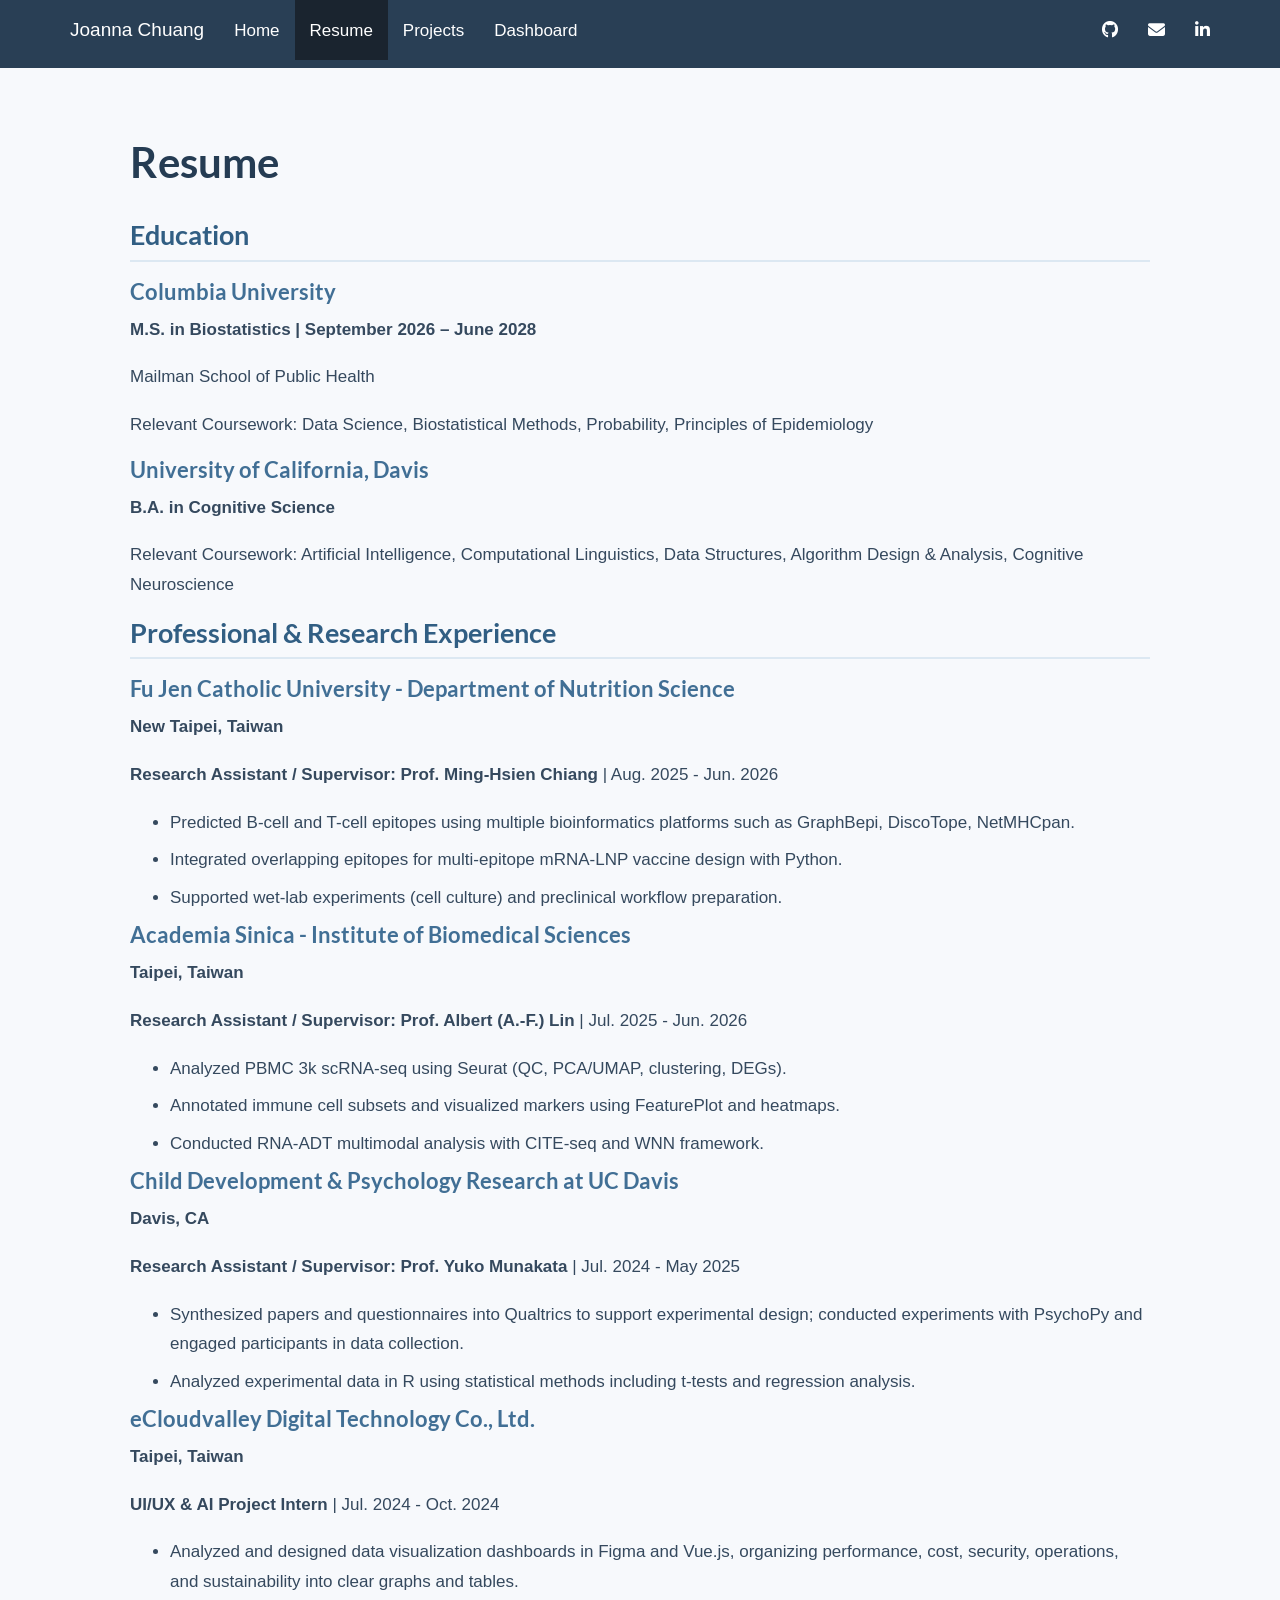
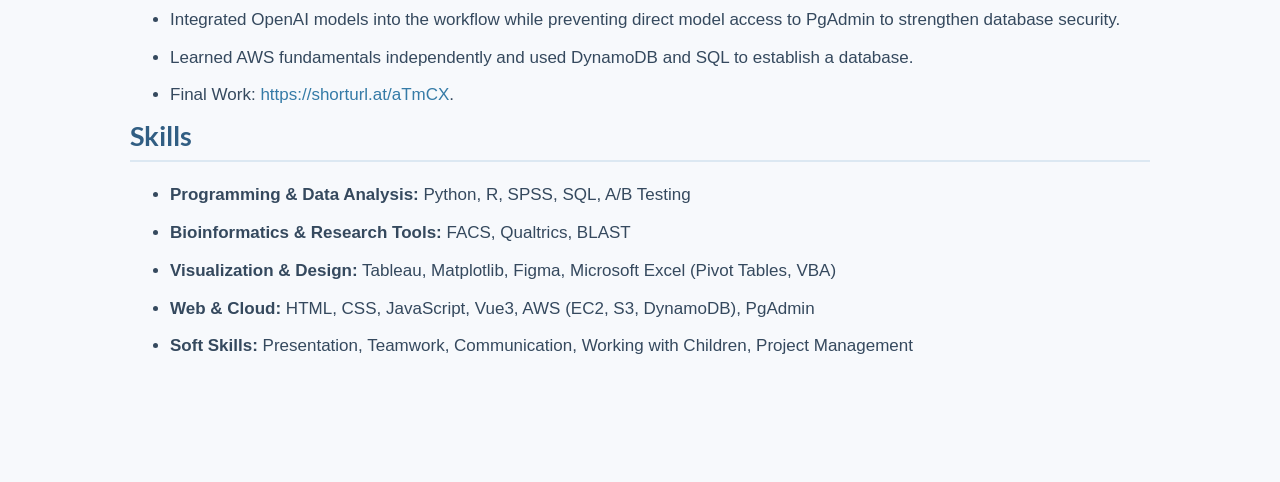
<file: resume.html>
<!DOCTYPE html>

<html>

<head>

<meta charset="utf-8" />
<meta name="generator" content="pandoc" />
<meta http-equiv="X-UA-Compatible" content="IE=EDGE" />




<title>Resume</title>

<script src="site_libs/header-attrs-2.32/header-attrs.js"></script>
<script src="site_libs/jquery-3.6.0/jquery-3.6.0.min.js"></script>
<meta name="viewport" content="width=device-width, initial-scale=1" />
<link href="site_libs/bootstrap-3.3.5/css/flatly.min.css" rel="stylesheet" />
<script src="site_libs/bootstrap-3.3.5/js/bootstrap.min.js"></script>
<script src="site_libs/bootstrap-3.3.5/shim/html5shiv.min.js"></script>
<script src="site_libs/bootstrap-3.3.5/shim/respond.min.js"></script>
<style>h1 {font-size: 34px;}
       h1.title {font-size: 38px;}
       h2 {font-size: 30px;}
       h3 {font-size: 24px;}
       h4 {font-size: 18px;}
       h5 {font-size: 16px;}
       h6 {font-size: 12px;}
       code {color: inherit; background-color: rgba(0, 0, 0, 0.04);}
       pre:not([class]) { background-color: white }</style>
<script src="site_libs/navigation-1.1/tabsets.js"></script>
<link href="site_libs/highlightjs-9.12.0/default.css" rel="stylesheet" />
<script src="site_libs/highlightjs-9.12.0/highlight.js"></script>
<link href="site_libs/font-awesome-6.5.2/css/all.min.css" rel="stylesheet" />
<link href="site_libs/font-awesome-6.5.2/css/v4-shims.min.css" rel="stylesheet" />

<style type="text/css">
  code{white-space: pre-wrap;}
  span.smallcaps{font-variant: small-caps;}
  span.underline{text-decoration: underline;}
  div.column{display: inline-block; vertical-align: top; width: 50%;}
  div.hanging-indent{margin-left: 1.5em; text-indent: -1.5em;}
  ul.task-list{list-style: none;}
    </style>

<style type="text/css">code{white-space: pre;}</style>
<script type="text/javascript">
if (window.hljs) {
  hljs.configure({languages: []});
  hljs.initHighlightingOnLoad();
  if (document.readyState && document.readyState === "complete") {
    window.setTimeout(function() { hljs.initHighlighting(); }, 0);
  }
}
</script>






<link rel="stylesheet" href="styles.css" type="text/css" />



<style type = "text/css">
.main-container {
  max-width: 940px;
  margin-left: auto;
  margin-right: auto;
}
img {
  max-width:100%;
}
.tabbed-pane {
  padding-top: 12px;
}
.html-widget {
  margin-bottom: 20px;
}
button.code-folding-btn:focus {
  outline: none;
}
summary {
  display: list-item;
}
details > summary > p:only-child {
  display: inline;
}
pre code {
  padding: 0;
}
</style>


<style type="text/css">
.dropdown-submenu {
  position: relative;
}
.dropdown-submenu>.dropdown-menu {
  top: 0;
  left: 100%;
  margin-top: -6px;
  margin-left: -1px;
  border-radius: 0 6px 6px 6px;
}
.dropdown-submenu:hover>.dropdown-menu {
  display: block;
}
.dropdown-submenu>a:after {
  display: block;
  content: " ";
  float: right;
  width: 0;
  height: 0;
  border-color: transparent;
  border-style: solid;
  border-width: 5px 0 5px 5px;
  border-left-color: #cccccc;
  margin-top: 5px;
  margin-right: -10px;
}
.dropdown-submenu:hover>a:after {
  border-left-color: #adb5bd;
}
.dropdown-submenu.pull-left {
  float: none;
}
.dropdown-submenu.pull-left>.dropdown-menu {
  left: -100%;
  margin-left: 10px;
  border-radius: 6px 0 6px 6px;
}
</style>

<script type="text/javascript">
// manage active state of menu based on current page
$(document).ready(function () {
  // active menu anchor
  href = window.location.pathname
  href = href.substr(href.lastIndexOf('/') + 1)
  if (href === "")
    href = "index.html";
  var menuAnchor = $('a[href="' + href + '"]');

  // mark the anchor link active (and if it's in a dropdown, also mark that active)
  var dropdown = menuAnchor.closest('li.dropdown');
  if (window.bootstrap) { // Bootstrap 4+
    menuAnchor.addClass('active');
    dropdown.find('> .dropdown-toggle').addClass('active');
  } else { // Bootstrap 3
    menuAnchor.parent().addClass('active');
    dropdown.addClass('active');
  }

  // Navbar adjustments
  var navHeight = $(".navbar").first().height() + 15;
  var style = document.createElement('style');
  var pt = "padding-top: " + navHeight + "px; ";
  var mt = "margin-top: -" + navHeight + "px; ";
  var css = "";
  // offset scroll position for anchor links (for fixed navbar)
  for (var i = 1; i <= 6; i++) {
    css += ".section h" + i + "{ " + pt + mt + "}\n";
  }
  style.innerHTML = "body {" + pt + "padding-bottom: 40px; }\n" + css;
  document.head.appendChild(style);
});
</script>

<!-- tabsets -->

<style type="text/css">
.tabset-dropdown > .nav-tabs {
  display: inline-table;
  max-height: 500px;
  min-height: 44px;
  overflow-y: auto;
  border: 1px solid #ddd;
  border-radius: 4px;
}

.tabset-dropdown > .nav-tabs > li.active:before, .tabset-dropdown > .nav-tabs.nav-tabs-open:before {
  content: "\e259";
  font-family: 'Glyphicons Halflings';
  display: inline-block;
  padding: 10px;
  border-right: 1px solid #ddd;
}

.tabset-dropdown > .nav-tabs.nav-tabs-open > li.active:before {
  content: "\e258";
  font-family: 'Glyphicons Halflings';
  border: none;
}

.tabset-dropdown > .nav-tabs > li.active {
  display: block;
}

.tabset-dropdown > .nav-tabs > li > a,
.tabset-dropdown > .nav-tabs > li > a:focus,
.tabset-dropdown > .nav-tabs > li > a:hover {
  border: none;
  display: inline-block;
  border-radius: 4px;
  background-color: transparent;
}

.tabset-dropdown > .nav-tabs.nav-tabs-open > li {
  display: block;
  float: none;
}

.tabset-dropdown > .nav-tabs > li {
  display: none;
}
</style>

<!-- code folding -->




</head>

<body>


<div class="container-fluid main-container">




<div class="navbar navbar-default  navbar-fixed-top" role="navigation">
  <div class="container">
    <div class="navbar-header">
      <button type="button" class="navbar-toggle collapsed" data-toggle="collapse" data-bs-toggle="collapse" data-target="#navbar" data-bs-target="#navbar">
        <span class="icon-bar"></span>
        <span class="icon-bar"></span>
        <span class="icon-bar"></span>
      </button>
      <a class="navbar-brand" href="index.html">Joanna Chuang</a>
    </div>
    <div id="navbar" class="navbar-collapse collapse">
      <ul class="nav navbar-nav">
        <li>
  <a href="index.html">Home</a>
</li>
<li>
  <a href="resume.html">Resume</a>
</li>
<li>
  <a href="projects.html">Projects</a>
</li>
<li>
  <a href="dashboard.html">Dashboard</a>
</li>
      </ul>
      <ul class="nav navbar-nav navbar-right">
        <li>
  <a href="https://github.com/tc3609">
    <span class="fa fa-github"></span>
     
  </a>
</li>
<li>
  <a href="mailto:hubearmy@gmail.com">
    <span class="fa fa-envelope"></span>
     
  </a>
</li>
<li>
  <a href="https://www.linkedin.com/in/tzu-i-chuang-985b71264/">
    <span class="fa fa-linkedin"></span>
     
  </a>
</li>
      </ul>
    </div><!--/.nav-collapse -->
  </div><!--/.container -->
</div><!--/.navbar -->

<div id="header">



<h1 class="title toc-ignore">Resume</h1>

</div>


<div id="education" class="section level2">
<h2>Education</h2>
<div id="columbia-university" class="section level3">
<h3>Columbia University</h3>
<p><strong>M.S. in Biostatistics | September 2026 – June
2028</strong></p>
<p>Mailman School of Public Health</p>
<p>Relevant Coursework: Data Science, Biostatistical Methods,
Probability, Principles of Epidemiology</p>
</div>
<div id="university-of-california-davis" class="section level3">
<h3>University of California, Davis</h3>
<p><strong>B.A. in Cognitive Science</strong></p>
<p>Relevant Coursework: Artificial Intelligence, Computational
Linguistics, Data Structures, Algorithm Design &amp; Analysis, Cognitive
Neuroscience</p>
</div>
</div>
<div id="professional-research-experience" class="section level2">
<h2>Professional &amp; Research Experience</h2>
<div id="fu-jen-catholic-university---department-of-nutrition-science"
class="section level3">
<h3>Fu Jen Catholic University - Department of Nutrition Science</h3>
<p><strong>New Taipei, Taiwan</strong></p>
<p><strong>Research Assistant / Supervisor: Prof. Ming-Hsien
Chiang</strong> | Aug. 2025 - Jun. 2026</p>
<ul>
<li>Predicted B-cell and T-cell epitopes using multiple bioinformatics
platforms such as GraphBepi, DiscoTope, NetMHCpan.</li>
<li>Integrated overlapping epitopes for multi-epitope mRNA-LNP vaccine
design with Python.</li>
<li>Supported wet-lab experiments (cell culture) and preclinical
workflow preparation.</li>
</ul>
</div>
<div id="academia-sinica---institute-of-biomedical-sciences"
class="section level3">
<h3>Academia Sinica - Institute of Biomedical Sciences</h3>
<p><strong>Taipei, Taiwan</strong></p>
<p><strong>Research Assistant / Supervisor: Prof. Albert (A.-F.)
Lin</strong> | Jul. 2025 - Jun. 2026</p>
<ul>
<li>Analyzed PBMC 3k scRNA-seq using Seurat (QC, PCA/UMAP, clustering,
DEGs).</li>
<li>Annotated immune cell subsets and visualized markers using
FeaturePlot and heatmaps.</li>
<li>Conducted RNA-ADT multimodal analysis with CITE-seq and WNN
framework.</li>
</ul>
</div>
<div id="child-development-psychology-research-at-uc-davis"
class="section level3">
<h3>Child Development &amp; Psychology Research at UC Davis</h3>
<p><strong>Davis, CA</strong></p>
<p><strong>Research Assistant / Supervisor: Prof. Yuko Munakata</strong>
| Jul. 2024 - May 2025</p>
<ul>
<li>Synthesized papers and questionnaires into Qualtrics to support
experimental design; conducted experiments with PsychoPy and engaged
participants in data collection.</li>
<li>Analyzed experimental data in R using statistical methods including
t-tests and regression analysis.</li>
</ul>
</div>
<div id="ecloudvalley-digital-technology-co.-ltd."
class="section level3">
<h3>eCloudvalley Digital Technology Co., Ltd.</h3>
<p><strong>Taipei, Taiwan</strong></p>
<p><strong>UI/UX &amp; AI Project Intern</strong> | Jul. 2024 -
Oct. 2024</p>
<ul>
<li>Analyzed and designed data visualization dashboards in Figma and
Vue.js, organizing performance, cost, security, operations, and
sustainability into clear graphs and tables.</li>
<li>Integrated OpenAI models into the workflow while preventing direct
model access to PgAdmin to strengthen database security.</li>
<li>Learned AWS fundamentals independently and used DynamoDB and SQL to
establish a database.</li>
<li>Final Work: <a href="https://shorturl.at/aTmCX"
class="uri">https://shorturl.at/aTmCX</a>.</li>
</ul>
</div>
</div>
<div id="skills" class="section level2">
<h2>Skills</h2>
<ul>
<li><strong>Programming &amp; Data Analysis:</strong> Python, R, SPSS,
SQL, A/B Testing</li>
<li><strong>Bioinformatics &amp; Research Tools:</strong> FACS,
Qualtrics, BLAST</li>
<li><strong>Visualization &amp; Design:</strong> Tableau, Matplotlib,
Figma, Microsoft Excel (Pivot Tables, VBA)</li>
<li><strong>Web &amp; Cloud:</strong> HTML, CSS, JavaScript, Vue3, AWS
(EC2, S3, DynamoDB), PgAdmin</li>
<li><strong>Soft Skills:</strong> Presentation, Teamwork, Communication,
Working with Children, Project Management</li>
</ul>
</div>




</div>

<script>

// add bootstrap table styles to pandoc tables
function bootstrapStylePandocTables() {
  $('tr.odd').parent('tbody').parent('table').addClass('table table-condensed');
}
$(document).ready(function () {
  bootstrapStylePandocTables();
});


</script>

<!-- tabsets -->

<script>
$(document).ready(function () {
  window.buildTabsets("TOC");
});

$(document).ready(function () {
  $('.tabset-dropdown > .nav-tabs > li').click(function () {
    $(this).parent().toggleClass('nav-tabs-open');
  });
});
</script>

<!-- code folding -->


<!-- dynamically load mathjax for compatibility with self-contained -->
<script>
  (function () {
    var script = document.createElement("script");
    script.type = "text/javascript";
    script.src  = "https://mathjax.rstudio.com/latest/MathJax.js?config=TeX-AMS-MML_HTMLorMML";
    document.getElementsByTagName("head")[0].appendChild(script);
  })();
</script>

</body>
</html>
</file>
<file: site_libs/highlightjs-9.12.0/default.css>
.hljs-literal {
  color: #990073;
}

.hljs-number {
  color: #099;
}

.hljs-comment {
  color: #998;
  font-style: italic;
}

.hljs-keyword {
  color: #900;
  font-weight: bold;
}

.hljs-string {
  color: #d14;
}
</file>
<file: styles.css>
body {
  background-color: #F7F9FC;
  color: #35495E;
  font-family: "Helvetica Neue", Arial, sans-serif;
  font-size: 17px;
  line-height: 1.75;
}

.main-container {
  max-width: 1050px !important;
  padding-top: 35px;
  padding-bottom: 70px;
}

h1.title {
  color: #253C53;
  font-size: 42px;
  font-weight: 700;
  margin-bottom: 35px;
}

h1:not(.title) {
  color: #253C53;
  font-size: 34px;
  font-weight: 700;
  margin-top: 35px;
}

h2 {
  color: #315E83;
  font-size: 27px;
  font-weight: 650;
  margin-top: 42px;
  margin-bottom: 18px;
  padding-bottom: 10px;
  border-bottom: 2px solid #DCE8F2;
}

h3 {
  color: #416F95;
  font-size: 22px;
  font-weight: 600;
  margin-top: 26px;
}

p {
  margin-bottom: 18px;
}

li {
  margin-bottom: 8px;
}

.navbar-default {
  background-color: #293F55;
  border: none;
}

.navbar-default .navbar-brand,
.navbar-default .navbar-nav > li > a {
  color: #FFFFFF;
}

.navbar-default .navbar-nav > li > a:hover {
  background-color: #3C5872;
  color: #FFFFFF;
}

a {
  color: #357BA7;
}

a:hover {
  color: #23577B;
}

.btn-primary {
  background-color: #315E83;
  border-color: #315E83;
  border-radius: 8px;
  padding: 12px 22px;
  font-weight: 600;
  transition: background-color 0.2s ease;
}

.btn-primary:hover {
  background-color: #244A69;
  border-color: #244A69;
}

hr {
  border-top: 1px solid #DCE5EE;
  margin: 35px 0;
}
.main-container h1,
.main-container h2,
.main-container h3,
.main-container h4 {
  text-align: left;
  padding-left: 0;
}
</file>
<file: site_libs/value-box-accent-static-0.6.3/theme-cosmo-value-box.css>
.value-box-primary, .bg-primary {
  background-color: rgba(39, 128, 227, 0.7);
}

.value-box-info, .bg-info {
  background-color: rgba(153, 84, 187, 0.7);
}

.value-box-success, .bg-success {
  background-color: rgba(63, 182, 24, 0.7);
}

.value-box-warning, .bg-warning {
  background-color: rgba(255, 117, 24, 0.7);
}

.value-box-danger, .bg-danger {
  background-color: rgba(255, 0, 57, 0.7);
}
</file>
<file: site_libs/flexdashboard-css-0.6.3/theme-cosmo.css>
body {
  padding-top: 60px;
}

.section.sidebar {
  top: 51px;
  background-color: rgba(39, 128, 227, 0.1);
}

.value-box {
  color: #f9f9f9;
}

.storyboard-nav .sbframelist ul li.active {
  background-color: rgba(39, 128, 227, 0.7);
}

.nav-tabs-custom > .nav-tabs > li.active {
  border-top-color: rgba(39, 128, 227, 0.7);
}

.chart-title {
  font-weight: 500;
}

.nav-tabs-custom > .nav-tabs > li > a,
.nav-tabs-custom > .nav-tabs > li > a:active {
  font-weight: 500;
}
</file>
<file: site_libs/htmltools-fill-0.5.9/fill.css>
@layer htmltools {
  .html-fill-container {
    display: flex;
    flex-direction: column;
    /* Prevent the container from expanding vertically or horizontally beyond its
    parent's constraints. */
    min-height: 0;
    min-width: 0;
  }
  .html-fill-container > .html-fill-item {
    /* Fill items can grow and shrink freely within
    available vertical space in fillable container */
    flex: 1 1 auto;
    min-height: 0;
    min-width: 0;
  }
  .html-fill-container > :not(.html-fill-item) {
    /* Prevent shrinking or growing of non-fill items */
    flex: 0 0 auto;
  }
}
</file>
<file: site_libs/plotly-htmlwidgets-css-2.25.2/plotly-htmlwidgets.css>
/*
just here so that plotly works
correctly with ioslides.
see https://github.com/ropensci/plotly/issues/463
*/

slide:not(.current) .plotly.html-widget{
  display: none;
}
</file>
<file: site_libs/bootstrap-3.3.5/css/flatly.min.css>
@font-face {
  font-family: 'Lato';
  font-style: normal;
  font-weight: 400;
  src: url(fonts/Lato.ttf) format('truetype');
}
@font-face {
  font-family: 'Lato';
  font-style: normal;
  font-weight: 700;
  src: url(fonts/LatoBold.ttf) format('truetype');
}
@font-face {
  font-family: 'Lato';
  font-style: italic;
  font-weight: 400;
  src: url(fonts/LatoItalic.ttf) format('truetype');
}

/*!
 * bootswatch v3.3.6
 * Homepage: http://bootswatch.com
 * Copyright 2012-2015 Thomas Park
 * Licensed under MIT
 * Based on Bootstrap
*//*!
 * Bootstrap v3.3.6 (http://getbootstrap.com)
 * Copyright 2011-2015 Twitter, Inc.
 * Licensed under MIT (https://github.com/twbs/bootstrap/blob/master/LICENSE)
 *//*! normalize.css v3.0.3 | MIT License | github.com/necolas/normalize.css */html{font-family:sans-serif;-ms-text-size-adjust:100%;-webkit-text-size-adjust:100%}body{margin:0}article,aside,details,figcaption,figure,footer,header,hgroup,main,menu,nav,section,summary{display:block}audio,canvas,progress,video{display:inline-block;vertical-align:baseline}audio:not([controls]){display:none;height:0}[hidden],template{display:none}a{background-color:transparent}a:active,a:hover{outline:0}abbr[title]{border-bottom:1px dotted}b,strong{font-weight:bold}dfn{font-style:italic}h1{font-size:2em;margin:0.67em 0}mark{background:#ff0;color:#000}small{font-size:80%}sub,sup{font-size:75%;line-height:0;position:relative;vertical-align:baseline}sup{top:-0.5em}sub{bottom:-0.25em}img{border:0}svg:not(:root){overflow:hidden}figure{margin:1em 40px}hr{-webkit-box-sizing:content-box;-moz-box-sizing:content-box;box-sizing:content-box;height:0}pre{overflow:auto}code,kbd,pre,samp{font-family:monospace, monospace;font-size:1em}button,input,optgroup,select,textarea{color:inherit;font:inherit;margin:0}button{overflow:visible}button,select{text-transform:none}button,html input[type="button"],input[type="reset"],input[type="submit"]{-webkit-appearance:button;cursor:pointer}button[disabled],html input[disabled]{cursor:default}button::-moz-focus-inner,input::-moz-focus-inner{border:0;padding:0}input{line-height:normal}input[type="checkbox"],input[type="radio"]{-webkit-box-sizing:border-box;-moz-box-sizing:border-box;box-sizing:border-box;padding:0}input[type="number"]::-webkit-inner-spin-button,input[type="number"]::-webkit-outer-spin-button{height:auto}input[type="search"]{-webkit-appearance:textfield;-webkit-box-sizing:content-box;-moz-box-sizing:content-box;box-sizing:content-box}input[type="search"]::-webkit-search-cancel-button,input[type="search"]::-webkit-search-decoration{-webkit-appearance:none}fieldset{border:1px solid #c0c0c0;margin:0 2px;padding:0.35em 0.625em 0.75em}legend{border:0;padding:0}textarea{overflow:auto}optgroup{font-weight:bold}table{border-collapse:collapse;border-spacing:0}td,th{padding:0}/*! Source: https://github.com/h5bp/html5-boilerplate/blob/master/src/css/main.css */@media print{*,*:before,*:after{background:transparent !important;color:#000 !important;-webkit-box-shadow:none !important;box-shadow:none !important;text-shadow:none !important}a,a:visited{text-decoration:underline}a[href]:after{content:" (" attr(href) ")"}abbr[title]:after{content:" (" attr(title) ")"}a[href^="#"]:after,a[href^="javascript:"]:after{content:""}pre,blockquote{border:1px solid #999;page-break-inside:avoid}thead{display:table-header-group}tr,img{page-break-inside:avoid}img{max-width:100% !important}p,h2,h3{orphans:3;widows:3}h2,h3{page-break-after:avoid}.navbar{display:none}.btn>.caret,.dropup>.btn>.caret{border-top-color:#000 !important}.label{border:1px solid #000}.table{border-collapse:collapse !important}.table td,.table th{background-color:#fff !important}.table-bordered th,.table-bordered td{border:1px solid #ddd !important}}@font-face{font-family:'Glyphicons Halflings';src:url('../fonts/glyphicons-halflings-regular.eot');src:url('../fonts/glyphicons-halflings-regular.eot?#iefix') format('embedded-opentype'),url('../fonts/glyphicons-halflings-regular.woff') format('woff'),url('../fonts/glyphicons-halflings-regular.ttf') format('truetype'),url('../fonts/glyphicons-halflings-regular.svg#glyphicons_halflingsregular') format('svg')}.glyphicon{position:relative;top:1px;display:inline-block;font-family:'Glyphicons Halflings';font-style:normal;font-weight:normal;line-height:1;-webkit-font-smoothing:antialiased;-moz-osx-font-smoothing:grayscale}.glyphicon-asterisk:before{content:"\002a"}.glyphicon-plus:before{content:"\002b"}.glyphicon-euro:before,.glyphicon-eur:before{content:"\20ac"}.glyphicon-minus:before{content:"\2212"}.glyphicon-cloud:before{content:"\2601"}.glyphicon-envelope:before{content:"\2709"}.glyphicon-pencil:before{content:"\270f"}.glyphicon-glass:before{content:"\e001"}.glyphicon-music:before{content:"\e002"}.glyphicon-search:before{content:"\e003"}.glyphicon-heart:before{content:"\e005"}.glyphicon-star:before{content:"\e006"}.glyphicon-star-empty:before{content:"\e007"}.glyphicon-user:before{content:"\e008"}.glyphicon-film:before{content:"\e009"}.glyphicon-th-large:before{content:"\e010"}.glyphicon-th:before{content:"\e011"}.glyphicon-th-list:before{content:"\e012"}.glyphicon-ok:before{content:"\e013"}.glyphicon-remove:before{content:"\e014"}.glyphicon-zoom-in:before{content:"\e015"}.glyphicon-zoom-out:before{content:"\e016"}.glyphicon-off:before{content:"\e017"}.glyphicon-signal:before{content:"\e018"}.glyphicon-cog:before{content:"\e019"}.glyphicon-trash:before{content:"\e020"}.glyphicon-home:before{content:"\e021"}.glyphicon-file:before{content:"\e022"}.glyphicon-time:before{content:"\e023"}.glyphicon-road:before{content:"\e024"}.glyphicon-download-alt:before{content:"\e025"}.glyphicon-download:before{content:"\e026"}.glyphicon-upload:before{content:"\e027"}.glyphicon-inbox:before{content:"\e028"}.glyphicon-play-circle:before{content:"\e029"}.glyphicon-repeat:before{content:"\e030"}.glyphicon-refresh:before{content:"\e031"}.glyphicon-list-alt:before{content:"\e032"}.glyphicon-lock:before{content:"\e033"}.glyphicon-flag:before{content:"\e034"}.glyphicon-headphones:before{content:"\e035"}.glyphicon-volume-off:before{content:"\e036"}.glyphicon-volume-down:before{content:"\e037"}.glyphicon-volume-up:before{content:"\e038"}.glyphicon-qrcode:before{content:"\e039"}.glyphicon-barcode:before{content:"\e040"}.glyphicon-tag:before{content:"\e041"}.glyphicon-tags:before{content:"\e042"}.glyphicon-book:before{content:"\e043"}.glyphicon-bookmark:before{content:"\e044"}.glyphicon-print:before{content:"\e045"}.glyphicon-camera:before{content:"\e046"}.glyphicon-font:before{content:"\e047"}.glyphicon-bold:before{content:"\e048"}.glyphicon-italic:before{content:"\e049"}.glyphicon-text-height:before{content:"\e050"}.glyphicon-text-width:before{content:"\e051"}.glyphicon-align-left:before{content:"\e052"}.glyphicon-align-center:before{content:"\e053"}.glyphicon-align-right:before{content:"\e054"}.glyphicon-align-justify:before{content:"\e055"}.glyphicon-list:before{content:"\e056"}.glyphicon-indent-left:before{content:"\e057"}.glyphicon-indent-right:before{content:"\e058"}.glyphicon-facetime-video:before{content:"\e059"}.glyphicon-picture:before{content:"\e060"}.glyphicon-map-marker:before{content:"\e062"}.glyphicon-adjust:before{content:"\e063"}.glyphicon-tint:before{content:"\e064"}.glyphicon-edit:before{content:"\e065"}.glyphicon-share:before{content:"\e066"}.glyphicon-check:before{content:"\e067"}.glyphicon-move:before{content:"\e068"}.glyphicon-step-backward:before{content:"\e069"}.glyphicon-fast-backward:before{content:"\e070"}.glyphicon-backward:before{content:"\e071"}.glyphicon-play:before{content:"\e072"}.glyphicon-pause:before{content:"\e073"}.glyphicon-stop:before{content:"\e074"}.glyphicon-forward:before{content:"\e075"}.glyphicon-fast-forward:before{content:"\e076"}.glyphicon-step-forward:before{content:"\e077"}.glyphicon-eject:before{content:"\e078"}.glyphicon-chevron-left:before{content:"\e079"}.glyphicon-chevron-right:before{content:"\e080"}.glyphicon-plus-sign:before{content:"\e081"}.glyphicon-minus-sign:before{content:"\e082"}.glyphicon-remove-sign:before{content:"\e083"}.glyphicon-ok-sign:before{content:"\e084"}.glyphicon-question-sign:before{content:"\e085"}.glyphicon-info-sign:before{content:"\e086"}.glyphicon-screenshot:before{content:"\e087"}.glyphicon-remove-circle:before{content:"\e088"}.glyphicon-ok-circle:before{content:"\e089"}.glyphicon-ban-circle:before{content:"\e090"}.glyphicon-arrow-left:before{content:"\e091"}.glyphicon-arrow-right:before{content:"\e092"}.glyphicon-arrow-up:before{content:"\e093"}.glyphicon-arrow-down:before{content:"\e094"}.glyphicon-share-alt:before{content:"\e095"}.glyphicon-resize-full:before{content:"\e096"}.glyphicon-resize-small:before{content:"\e097"}.glyphicon-exclamation-sign:before{content:"\e101"}.glyphicon-gift:before{content:"\e102"}.glyphicon-leaf:before{content:"\e103"}.glyphicon-fire:before{content:"\e104"}.glyphicon-eye-open:before{content:"\e105"}.glyphicon-eye-close:before{content:"\e106"}.glyphicon-warning-sign:before{content:"\e107"}.glyphicon-plane:before{content:"\e108"}.glyphicon-calendar:before{content:"\e109"}.glyphicon-random:before{content:"\e110"}.glyphicon-comment:before{content:"\e111"}.glyphicon-magnet:before{content:"\e112"}.glyphicon-chevron-up:before{content:"\e113"}.glyphicon-chevron-down:before{content:"\e114"}.glyphicon-retweet:before{content:"\e115"}.glyphicon-shopping-cart:before{content:"\e116"}.glyphicon-folder-close:before{content:"\e117"}.glyphicon-folder-open:before{content:"\e118"}.glyphicon-resize-vertical:before{content:"\e119"}.glyphicon-resize-horizontal:before{content:"\e120"}.glyphicon-hdd:before{content:"\e121"}.glyphicon-bullhorn:before{content:"\e122"}.glyphicon-bell:before{content:"\e123"}.glyphicon-certificate:before{content:"\e124"}.glyphicon-thumbs-up:before{content:"\e125"}.glyphicon-thumbs-down:before{content:"\e126"}.glyphicon-hand-right:before{content:"\e127"}.glyphicon-hand-left:before{content:"\e128"}.glyphicon-hand-up:before{content:"\e129"}.glyphicon-hand-down:before{content:"\e130"}.glyphicon-circle-arrow-right:before{content:"\e131"}.glyphicon-circle-arrow-left:before{content:"\e132"}.glyphicon-circle-arrow-up:before{content:"\e133"}.glyphicon-circle-arrow-down:before{content:"\e134"}.glyphicon-globe:before{content:"\e135"}.glyphicon-wrench:before{content:"\e136"}.glyphicon-tasks:before{content:"\e137"}.glyphicon-filter:before{content:"\e138"}.glyphicon-briefcase:before{content:"\e139"}.glyphicon-fullscreen:before{content:"\e140"}.glyphicon-dashboard:before{content:"\e141"}.glyphicon-paperclip:before{content:"\e142"}.glyphicon-heart-empty:before{content:"\e143"}.glyphicon-link:before{content:"\e144"}.glyphicon-phone:before{content:"\e145"}.glyphicon-pushpin:before{content:"\e146"}.glyphicon-usd:before{content:"\e148"}.glyphicon-gbp:before{content:"\e149"}.glyphicon-sort:before{content:"\e150"}.glyphicon-sort-by-alphabet:before{content:"\e151"}.glyphicon-sort-by-alphabet-alt:before{content:"\e152"}.glyphicon-sort-by-order:before{content:"\e153"}.glyphicon-sort-by-order-alt:before{content:"\e154"}.glyphicon-sort-by-attributes:before{content:"\e155"}.glyphicon-sort-by-attributes-alt:before{content:"\e156"}.glyphicon-unchecked:before{content:"\e157"}.glyphicon-expand:before{content:"\e158"}.glyphicon-collapse-down:before{content:"\e159"}.glyphicon-collapse-up:before{content:"\e160"}.glyphicon-log-in:before{content:"\e161"}.glyphicon-flash:before{content:"\e162"}.glyphicon-log-out:before{content:"\e163"}.glyphicon-new-window:before{content:"\e164"}.glyphicon-record:before{content:"\e165"}.glyphicon-save:before{content:"\e166"}.glyphicon-open:before{content:"\e167"}.glyphicon-saved:before{content:"\e168"}.glyphicon-import:before{content:"\e169"}.glyphicon-export:before{content:"\e170"}.glyphicon-send:before{content:"\e171"}.glyphicon-floppy-disk:before{content:"\e172"}.glyphicon-floppy-saved:before{content:"\e173"}.glyphicon-floppy-remove:before{content:"\e174"}.glyphicon-floppy-save:before{content:"\e175"}.glyphicon-floppy-open:before{content:"\e176"}.glyphicon-credit-card:before{content:"\e177"}.glyphicon-transfer:before{content:"\e178"}.glyphicon-cutlery:before{content:"\e179"}.glyphicon-header:before{content:"\e180"}.glyphicon-compressed:before{content:"\e181"}.glyphicon-earphone:before{content:"\e182"}.glyphicon-phone-alt:before{content:"\e183"}.glyphicon-tower:before{content:"\e184"}.glyphicon-stats:before{content:"\e185"}.glyphicon-sd-video:before{content:"\e186"}.glyphicon-hd-video:before{content:"\e187"}.glyphicon-subtitles:before{content:"\e188"}.glyphicon-sound-stereo:before{content:"\e189"}.glyphicon-sound-dolby:before{content:"\e190"}.glyphicon-sound-5-1:before{content:"\e191"}.glyphicon-sound-6-1:before{content:"\e192"}.glyphicon-sound-7-1:before{content:"\e193"}.glyphicon-copyright-mark:before{content:"\e194"}.glyphicon-registration-mark:before{content:"\e195"}.glyphicon-cloud-download:before{content:"\e197"}.glyphicon-cloud-upload:before{content:"\e198"}.glyphicon-tree-conifer:before{content:"\e199"}.glyphicon-tree-deciduous:before{content:"\e200"}.glyphicon-cd:before{content:"\e201"}.glyphicon-save-file:before{content:"\e202"}.glyphicon-open-file:before{content:"\e203"}.glyphicon-level-up:before{content:"\e204"}.glyphicon-copy:before{content:"\e205"}.glyphicon-paste:before{content:"\e206"}.glyphicon-alert:before{content:"\e209"}.glyphicon-equalizer:before{content:"\e210"}.glyphicon-king:before{content:"\e211"}.glyphicon-queen:before{content:"\e212"}.glyphicon-pawn:before{content:"\e213"}.glyphicon-bishop:before{content:"\e214"}.glyphicon-knight:before{content:"\e215"}.glyphicon-baby-formula:before{content:"\e216"}.glyphicon-tent:before{content:"\26fa"}.glyphicon-blackboard:before{content:"\e218"}.glyphicon-bed:before{content:"\e219"}.glyphicon-apple:before{content:"\f8ff"}.glyphicon-erase:before{content:"\e221"}.glyphicon-hourglass:before{content:"\231b"}.glyphicon-lamp:before{content:"\e223"}.glyphicon-duplicate:before{content:"\e224"}.glyphicon-piggy-bank:before{content:"\e225"}.glyphicon-scissors:before{content:"\e226"}.glyphicon-bitcoin:before{content:"\e227"}.glyphicon-btc:before{content:"\e227"}.glyphicon-xbt:before{content:"\e227"}.glyphicon-yen:before{content:"\00a5"}.glyphicon-jpy:before{content:"\00a5"}.glyphicon-ruble:before{content:"\20bd"}.glyphicon-rub:before{content:"\20bd"}.glyphicon-scale:before{content:"\e230"}.glyphicon-ice-lolly:before{content:"\e231"}.glyphicon-ice-lolly-tasted:before{content:"\e232"}.glyphicon-education:before{content:"\e233"}.glyphicon-option-horizontal:before{content:"\e234"}.glyphicon-option-vertical:before{content:"\e235"}.glyphicon-menu-hamburger:before{content:"\e236"}.glyphicon-modal-window:before{content:"\e237"}.glyphicon-oil:before{content:"\e238"}.glyphicon-grain:before{content:"\e239"}.glyphicon-sunglasses:before{content:"\e240"}.glyphicon-text-size:before{content:"\e241"}.glyphicon-text-color:before{content:"\e242"}.glyphicon-text-background:before{content:"\e243"}.glyphicon-object-align-top:before{content:"\e244"}.glyphicon-object-align-bottom:before{content:"\e245"}.glyphicon-object-align-horizontal:before{content:"\e246"}.glyphicon-object-align-left:before{content:"\e247"}.glyphicon-object-align-vertical:before{content:"\e248"}.glyphicon-object-align-right:before{content:"\e249"}.glyphicon-triangle-right:before{content:"\e250"}.glyphicon-triangle-left:before{content:"\e251"}.glyphicon-triangle-bottom:before{content:"\e252"}.glyphicon-triangle-top:before{content:"\e253"}.glyphicon-console:before{content:"\e254"}.glyphicon-superscript:before{content:"\e255"}.glyphicon-subscript:before{content:"\e256"}.glyphicon-menu-left:before{content:"\e257"}.glyphicon-menu-right:before{content:"\e258"}.glyphicon-menu-down:before{content:"\e259"}.glyphicon-menu-up:before{content:"\e260"}*{-webkit-box-sizing:border-box;-moz-box-sizing:border-box;box-sizing:border-box}*:before,*:after{-webkit-box-sizing:border-box;-moz-box-sizing:border-box;box-sizing:border-box}html{font-size:10px;-webkit-tap-highlight-color:rgba(0,0,0,0)}body{font-family:"Lato","Helvetica Neue",Helvetica,Arial,sans-serif;font-size:15px;line-height:1.42857143;color:#2c3e50;background-color:#ffffff}input,button,select,textarea{font-family:inherit;font-size:inherit;line-height:inherit}a{color:#18bc9c;text-decoration:none}a:hover,a:focus{color:#18bc9c;text-decoration:underline}a:focus{outline:thin dotted;outline:5px auto -webkit-focus-ring-color;outline-offset:-2px}figure{margin:0}img{vertical-align:middle}.img-responsive,.thumbnail>img,.thumbnail a>img,.carousel-inner>.item>img,.carousel-inner>.item>a>img{display:block;max-width:100%;height:auto}.img-rounded{border-radius:6px}.img-thumbnail{padding:4px;line-height:1.42857143;background-color:#ffffff;border:1px solid #ecf0f1;border-radius:4px;-webkit-transition:all .2s ease-in-out;-o-transition:all .2s ease-in-out;transition:all .2s ease-in-out;display:inline-block;max-width:100%;height:auto}.img-circle{border-radius:50%}hr{margin-top:21px;margin-bottom:21px;border:0;border-top:1px solid #ecf0f1}.sr-only{position:absolute;width:1px;height:1px;margin:-1px;padding:0;overflow:hidden;clip:rect(0, 0, 0, 0);border:0}.sr-only-focusable:active,.sr-only-focusable:focus{position:static;width:auto;height:auto;margin:0;overflow:visible;clip:auto}[role="button"]{cursor:pointer}h1,h2,h3,h4,h5,h6,.h1,.h2,.h3,.h4,.h5,.h6{font-family:"Lato","Helvetica Neue",Helvetica,Arial,sans-serif;font-weight:400;line-height:1.1;color:inherit}h1 small,h2 small,h3 small,h4 small,h5 small,h6 small,.h1 small,.h2 small,.h3 small,.h4 small,.h5 small,.h6 small,h1 .small,h2 .small,h3 .small,h4 .small,h5 .small,h6 .small,.h1 .small,.h2 .small,.h3 .small,.h4 .small,.h5 .small,.h6 .small{font-weight:normal;line-height:1;color:#b4bcc2}h1,.h1,h2,.h2,h3,.h3{margin-top:21px;margin-bottom:10.5px}h1 small,.h1 small,h2 small,.h2 small,h3 small,.h3 small,h1 .small,.h1 .small,h2 .small,.h2 .small,h3 .small,.h3 .small{font-size:65%}h4,.h4,h5,.h5,h6,.h6{margin-top:10.5px;margin-bottom:10.5px}h4 small,.h4 small,h5 small,.h5 small,h6 small,.h6 small,h4 .small,.h4 .small,h5 .small,.h5 .small,h6 .small,.h6 .small{font-size:75%}h1,.h1{font-size:39px}h2,.h2{font-size:32px}h3,.h3{font-size:26px}h4,.h4{font-size:19px}h5,.h5{font-size:15px}h6,.h6{font-size:13px}p{margin:0 0 10.5px}.lead{margin-bottom:21px;font-size:17px;font-weight:300;line-height:1.4}@media (min-width:768px){.lead{font-size:22.5px}}small,.small{font-size:86%}mark,.mark{background-color:#f39c12;padding:.2em}.text-left{text-align:left}.text-right{text-align:right}.text-center{text-align:center}.text-justify{text-align:justify}.text-nowrap{white-space:nowrap}.text-lowercase{text-transform:lowercase}.text-uppercase{text-transform:uppercase}.text-capitalize{text-transform:capitalize}.text-muted{color:#b4bcc2}.text-primary{color:#2c3e50}a.text-primary:hover,a.text-primary:focus{color:#1a242f}.text-success{color:#ffffff}a.text-success:hover,a.text-success:focus{color:#e6e6e6}.text-info{color:#ffffff}a.text-info:hover,a.text-info:focus{color:#e6e6e6}.text-warning{color:#ffffff}a.text-warning:hover,a.text-warning:focus{color:#e6e6e6}.text-danger{color:#ffffff}a.text-danger:hover,a.text-danger:focus{color:#e6e6e6}.bg-primary{color:#fff;background-color:#2c3e50}a.bg-primary:hover,a.bg-primary:focus{background-color:#1a242f}.bg-success{background-color:#18bc9c}a.bg-success:hover,a.bg-success:focus{background-color:#128f76}.bg-info{background-color:#3498db}a.bg-info:hover,a.bg-info:focus{background-color:#217dbb}.bg-warning{background-color:#f39c12}a.bg-warning:hover,a.bg-warning:focus{background-color:#c87f0a}.bg-danger{background-color:#e74c3c}a.bg-danger:hover,a.bg-danger:focus{background-color:#d62c1a}.page-header{padding-bottom:9.5px;margin:42px 0 21px;border-bottom:1px solid transparent}ul,ol{margin-top:0;margin-bottom:10.5px}ul ul,ol ul,ul ol,ol ol{margin-bottom:0}.list-unstyled{padding-left:0;list-style:none}.list-inline{padding-left:0;list-style:none;margin-left:-5px}.list-inline>li{display:inline-block;padding-left:5px;padding-right:5px}dl{margin-top:0;margin-bottom:21px}dt,dd{line-height:1.42857143}dt{font-weight:bold}dd{margin-left:0}@media (min-width:768px){.dl-horizontal dt{float:left;width:160px;clear:left;text-align:right;overflow:hidden;text-overflow:ellipsis;white-space:nowrap}.dl-horizontal dd{margin-left:180px}}abbr[title],abbr[data-original-title]{cursor:help;border-bottom:1px dotted #b4bcc2}.initialism{font-size:90%;text-transform:uppercase}blockquote{padding:10.5px 21px;margin:0 0 21px;font-size:18.75px;border-left:5px solid #ecf0f1}blockquote p:last-child,blockquote ul:last-child,blockquote ol:last-child{margin-bottom:0}blockquote footer,blockquote small,blockquote .small{display:block;font-size:80%;line-height:1.42857143;color:#b4bcc2}blockquote footer:before,blockquote small:before,blockquote .small:before{content:'\2014 \00A0'}.blockquote-reverse,blockquote.pull-right{padding-right:15px;padding-left:0;border-right:5px solid #ecf0f1;border-left:0;text-align:right}.blockquote-reverse footer:before,blockquote.pull-right footer:before,.blockquote-reverse small:before,blockquote.pull-right small:before,.blockquote-reverse .small:before,blockquote.pull-right .small:before{content:''}.blockquote-reverse footer:after,blockquote.pull-right footer:after,.blockquote-reverse small:after,blockquote.pull-right small:after,.blockquote-reverse .small:after,blockquote.pull-right .small:after{content:'\00A0 \2014'}address{margin-bottom:21px;font-style:normal;line-height:1.42857143}code,kbd,pre,samp{font-family:monospace}code{padding:2px 4px;font-size:90%;color:#c7254e;background-color:#f9f2f4;border-radius:4px}kbd{padding:2px 4px;font-size:90%;color:#ffffff;background-color:#333333;border-radius:3px;-webkit-box-shadow:inset 0 -1px 0 rgba(0,0,0,0.25);box-shadow:inset 0 -1px 0 rgba(0,0,0,0.25)}kbd kbd{padding:0;font-size:100%;font-weight:bold;-webkit-box-shadow:none;box-shadow:none}pre{display:block;padding:10px;margin:0 0 10.5px;font-size:14px;line-height:1.42857143;word-break:break-all;word-wrap:break-word;color:#7b8a8b;background-color:#ecf0f1;border:1px solid #cccccc;border-radius:4px}pre code{padding:0;font-size:inherit;color:inherit;white-space:pre-wrap;background-color:transparent;border-radius:0}.pre-scrollable{max-height:340px;overflow-y:scroll}.container{margin-right:auto;margin-left:auto;padding-left:15px;padding-right:15px}@media (min-width:768px){.container{width:750px}}@media (min-width:992px){.container{width:970px}}@media (min-width:1200px){.container{width:1170px}}.container-fluid{margin-right:auto;margin-left:auto;padding-left:15px;padding-right:15px}.row{margin-left:-15px;margin-right:-15px}.col-xs-1,.col-sm-1,.col-md-1,.col-lg-1,.col-xs-2,.col-sm-2,.col-md-2,.col-lg-2,.col-xs-3,.col-sm-3,.col-md-3,.col-lg-3,.col-xs-4,.col-sm-4,.col-md-4,.col-lg-4,.col-xs-5,.col-sm-5,.col-md-5,.col-lg-5,.col-xs-6,.col-sm-6,.col-md-6,.col-lg-6,.col-xs-7,.col-sm-7,.col-md-7,.col-lg-7,.col-xs-8,.col-sm-8,.col-md-8,.col-lg-8,.col-xs-9,.col-sm-9,.col-md-9,.col-lg-9,.col-xs-10,.col-sm-10,.col-md-10,.col-lg-10,.col-xs-11,.col-sm-11,.col-md-11,.col-lg-11,.col-xs-12,.col-sm-12,.col-md-12,.col-lg-12{position:relative;min-height:1px;padding-left:15px;padding-right:15px}.col-xs-1,.col-xs-2,.col-xs-3,.col-xs-4,.col-xs-5,.col-xs-6,.col-xs-7,.col-xs-8,.col-xs-9,.col-xs-10,.col-xs-11,.col-xs-12{float:left}.col-xs-12{width:100%}.col-xs-11{width:91.66666667%}.col-xs-10{width:83.33333333%}.col-xs-9{width:75%}.col-xs-8{width:66.66666667%}.col-xs-7{width:58.33333333%}.col-xs-6{width:50%}.col-xs-5{width:41.66666667%}.col-xs-4{width:33.33333333%}.col-xs-3{width:25%}.col-xs-2{width:16.66666667%}.col-xs-1{width:8.33333333%}.col-xs-pull-12{right:100%}.col-xs-pull-11{right:91.66666667%}.col-xs-pull-10{right:83.33333333%}.col-xs-pull-9{right:75%}.col-xs-pull-8{right:66.66666667%}.col-xs-pull-7{right:58.33333333%}.col-xs-pull-6{right:50%}.col-xs-pull-5{right:41.66666667%}.col-xs-pull-4{right:33.33333333%}.col-xs-pull-3{right:25%}.col-xs-pull-2{right:16.66666667%}.col-xs-pull-1{right:8.33333333%}.col-xs-pull-0{right:auto}.col-xs-push-12{left:100%}.col-xs-push-11{left:91.66666667%}.col-xs-push-10{left:83.33333333%}.col-xs-push-9{left:75%}.col-xs-push-8{left:66.66666667%}.col-xs-push-7{left:58.33333333%}.col-xs-push-6{left:50%}.col-xs-push-5{left:41.66666667%}.col-xs-push-4{left:33.33333333%}.col-xs-push-3{left:25%}.col-xs-push-2{left:16.66666667%}.col-xs-push-1{left:8.33333333%}.col-xs-push-0{left:auto}.col-xs-offset-12{margin-left:100%}.col-xs-offset-11{margin-left:91.66666667%}.col-xs-offset-10{margin-left:83.33333333%}.col-xs-offset-9{margin-left:75%}.col-xs-offset-8{margin-left:66.66666667%}.col-xs-offset-7{margin-left:58.33333333%}.col-xs-offset-6{margin-left:50%}.col-xs-offset-5{margin-left:41.66666667%}.col-xs-offset-4{margin-left:33.33333333%}.col-xs-offset-3{margin-left:25%}.col-xs-offset-2{margin-left:16.66666667%}.col-xs-offset-1{margin-left:8.33333333%}.col-xs-offset-0{margin-left:0%}@media (min-width:768px){.col-sm-1,.col-sm-2,.col-sm-3,.col-sm-4,.col-sm-5,.col-sm-6,.col-sm-7,.col-sm-8,.col-sm-9,.col-sm-10,.col-sm-11,.col-sm-12{float:left}.col-sm-12{width:100%}.col-sm-11{width:91.66666667%}.col-sm-10{width:83.33333333%}.col-sm-9{width:75%}.col-sm-8{width:66.66666667%}.col-sm-7{width:58.33333333%}.col-sm-6{width:50%}.col-sm-5{width:41.66666667%}.col-sm-4{width:33.33333333%}.col-sm-3{width:25%}.col-sm-2{width:16.66666667%}.col-sm-1{width:8.33333333%}.col-sm-pull-12{right:100%}.col-sm-pull-11{right:91.66666667%}.col-sm-pull-10{right:83.33333333%}.col-sm-pull-9{right:75%}.col-sm-pull-8{right:66.66666667%}.col-sm-pull-7{right:58.33333333%}.col-sm-pull-6{right:50%}.col-sm-pull-5{right:41.66666667%}.col-sm-pull-4{right:33.33333333%}.col-sm-pull-3{right:25%}.col-sm-pull-2{right:16.66666667%}.col-sm-pull-1{right:8.33333333%}.col-sm-pull-0{right:auto}.col-sm-push-12{left:100%}.col-sm-push-11{left:91.66666667%}.col-sm-push-10{left:83.33333333%}.col-sm-push-9{left:75%}.col-sm-push-8{left:66.66666667%}.col-sm-push-7{left:58.33333333%}.col-sm-push-6{left:50%}.col-sm-push-5{left:41.66666667%}.col-sm-push-4{left:33.33333333%}.col-sm-push-3{left:25%}.col-sm-push-2{left:16.66666667%}.col-sm-push-1{left:8.33333333%}.col-sm-push-0{left:auto}.col-sm-offset-12{margin-left:100%}.col-sm-offset-11{margin-left:91.66666667%}.col-sm-offset-10{margin-left:83.33333333%}.col-sm-offset-9{margin-left:75%}.col-sm-offset-8{margin-left:66.66666667%}.col-sm-offset-7{margin-left:58.33333333%}.col-sm-offset-6{margin-left:50%}.col-sm-offset-5{margin-left:41.66666667%}.col-sm-offset-4{margin-left:33.33333333%}.col-sm-offset-3{margin-left:25%}.col-sm-offset-2{margin-left:16.66666667%}.col-sm-offset-1{margin-left:8.33333333%}.col-sm-offset-0{margin-left:0%}}@media (min-width:992px){.col-md-1,.col-md-2,.col-md-3,.col-md-4,.col-md-5,.col-md-6,.col-md-7,.col-md-8,.col-md-9,.col-md-10,.col-md-11,.col-md-12{float:left}.col-md-12{width:100%}.col-md-11{width:91.66666667%}.col-md-10{width:83.33333333%}.col-md-9{width:75%}.col-md-8{width:66.66666667%}.col-md-7{width:58.33333333%}.col-md-6{width:50%}.col-md-5{width:41.66666667%}.col-md-4{width:33.33333333%}.col-md-3{width:25%}.col-md-2{width:16.66666667%}.col-md-1{width:8.33333333%}.col-md-pull-12{right:100%}.col-md-pull-11{right:91.66666667%}.col-md-pull-10{right:83.33333333%}.col-md-pull-9{right:75%}.col-md-pull-8{right:66.66666667%}.col-md-pull-7{right:58.33333333%}.col-md-pull-6{right:50%}.col-md-pull-5{right:41.66666667%}.col-md-pull-4{right:33.33333333%}.col-md-pull-3{right:25%}.col-md-pull-2{right:16.66666667%}.col-md-pull-1{right:8.33333333%}.col-md-pull-0{right:auto}.col-md-push-12{left:100%}.col-md-push-11{left:91.66666667%}.col-md-push-10{left:83.33333333%}.col-md-push-9{left:75%}.col-md-push-8{left:66.66666667%}.col-md-push-7{left:58.33333333%}.col-md-push-6{left:50%}.col-md-push-5{left:41.66666667%}.col-md-push-4{left:33.33333333%}.col-md-push-3{left:25%}.col-md-push-2{left:16.66666667%}.col-md-push-1{left:8.33333333%}.col-md-push-0{left:auto}.col-md-offset-12{margin-left:100%}.col-md-offset-11{margin-left:91.66666667%}.col-md-offset-10{margin-left:83.33333333%}.col-md-offset-9{margin-left:75%}.col-md-offset-8{margin-left:66.66666667%}.col-md-offset-7{margin-left:58.33333333%}.col-md-offset-6{margin-left:50%}.col-md-offset-5{margin-left:41.66666667%}.col-md-offset-4{margin-left:33.33333333%}.col-md-offset-3{margin-left:25%}.col-md-offset-2{margin-left:16.66666667%}.col-md-offset-1{margin-left:8.33333333%}.col-md-offset-0{margin-left:0%}}@media (min-width:1200px){.col-lg-1,.col-lg-2,.col-lg-3,.col-lg-4,.col-lg-5,.col-lg-6,.col-lg-7,.col-lg-8,.col-lg-9,.col-lg-10,.col-lg-11,.col-lg-12{float:left}.col-lg-12{width:100%}.col-lg-11{width:91.66666667%}.col-lg-10{width:83.33333333%}.col-lg-9{width:75%}.col-lg-8{width:66.66666667%}.col-lg-7{width:58.33333333%}.col-lg-6{width:50%}.col-lg-5{width:41.66666667%}.col-lg-4{width:33.33333333%}.col-lg-3{width:25%}.col-lg-2{width:16.66666667%}.col-lg-1{width:8.33333333%}.col-lg-pull-12{right:100%}.col-lg-pull-11{right:91.66666667%}.col-lg-pull-10{right:83.33333333%}.col-lg-pull-9{right:75%}.col-lg-pull-8{right:66.66666667%}.col-lg-pull-7{right:58.33333333%}.col-lg-pull-6{right:50%}.col-lg-pull-5{right:41.66666667%}.col-lg-pull-4{right:33.33333333%}.col-lg-pull-3{right:25%}.col-lg-pull-2{right:16.66666667%}.col-lg-pull-1{right:8.33333333%}.col-lg-pull-0{right:auto}.col-lg-push-12{left:100%}.col-lg-push-11{left:91.66666667%}.col-lg-push-10{left:83.33333333%}.col-lg-push-9{left:75%}.col-lg-push-8{left:66.66666667%}.col-lg-push-7{left:58.33333333%}.col-lg-push-6{left:50%}.col-lg-push-5{left:41.66666667%}.col-lg-push-4{left:33.33333333%}.col-lg-push-3{left:25%}.col-lg-push-2{left:16.66666667%}.col-lg-push-1{left:8.33333333%}.col-lg-push-0{left:auto}.col-lg-offset-12{margin-left:100%}.col-lg-offset-11{margin-left:91.66666667%}.col-lg-offset-10{margin-left:83.33333333%}.col-lg-offset-9{margin-left:75%}.col-lg-offset-8{margin-left:66.66666667%}.col-lg-offset-7{margin-left:58.33333333%}.col-lg-offset-6{margin-left:50%}.col-lg-offset-5{margin-left:41.66666667%}.col-lg-offset-4{margin-left:33.33333333%}.col-lg-offset-3{margin-left:25%}.col-lg-offset-2{margin-left:16.66666667%}.col-lg-offset-1{margin-left:8.33333333%}.col-lg-offset-0{margin-left:0%}}table{background-color:transparent}caption{padding-top:8px;padding-bottom:8px;color:#b4bcc2;text-align:left}th{}.table{width:100%;max-width:100%;margin-bottom:21px}.table>thead>tr>th,.table>tbody>tr>th,.table>tfoot>tr>th,.table>thead>tr>td,.table>tbody>tr>td,.table>tfoot>tr>td{padding:8px;line-height:1.42857143;vertical-align:top;border-top:1px solid #ecf0f1}.table>thead>tr>th{vertical-align:bottom;border-bottom:2px solid #ecf0f1}.table>caption+thead>tr:first-child>th,.table>colgroup+thead>tr:first-child>th,.table>thead:first-child>tr:first-child>th,.table>caption+thead>tr:first-child>td,.table>colgroup+thead>tr:first-child>td,.table>thead:first-child>tr:first-child>td{border-top:0}.table>tbody+tbody{border-top:2px solid #ecf0f1}.table .table{background-color:#ffffff}.table-condensed>thead>tr>th,.table-condensed>tbody>tr>th,.table-condensed>tfoot>tr>th,.table-condensed>thead>tr>td,.table-condensed>tbody>tr>td,.table-condensed>tfoot>tr>td{padding:5px}.table-bordered{border:1px solid #ecf0f1}.table-bordered>thead>tr>th,.table-bordered>tbody>tr>th,.table-bordered>tfoot>tr>th,.table-bordered>thead>tr>td,.table-bordered>tbody>tr>td,.table-bordered>tfoot>tr>td{border:1px solid #ecf0f1}.table-bordered>thead>tr>th,.table-bordered>thead>tr>td{border-bottom-width:2px}.table-striped>tbody>tr:nth-of-type(odd){background-color:#f9f9f9}.table-hover>tbody>tr:hover{background-color:#ecf0f1}table col[class*="col-"]{position:static;float:none;display:table-column}table td[class*="col-"],table th[class*="col-"]{position:static;float:none;display:table-cell}.table>thead>tr>td.active,.table>tbody>tr>td.active,.table>tfoot>tr>td.active,.table>thead>tr>th.active,.table>tbody>tr>th.active,.table>tfoot>tr>th.active,.table>thead>tr.active>td,.table>tbody>tr.active>td,.table>tfoot>tr.active>td,.table>thead>tr.active>th,.table>tbody>tr.active>th,.table>tfoot>tr.active>th{background-color:#ecf0f1}.table-hover>tbody>tr>td.active:hover,.table-hover>tbody>tr>th.active:hover,.table-hover>tbody>tr.active:hover>td,.table-hover>tbody>tr:hover>.active,.table-hover>tbody>tr.active:hover>th{background-color:#dde4e6}.table>thead>tr>td.success,.table>tbody>tr>td.success,.table>tfoot>tr>td.success,.table>thead>tr>th.success,.table>tbody>tr>th.success,.table>tfoot>tr>th.success,.table>thead>tr.success>td,.table>tbody>tr.success>td,.table>tfoot>tr.success>td,.table>thead>tr.success>th,.table>tbody>tr.success>th,.table>tfoot>tr.success>th{background-color:#18bc9c}.table-hover>tbody>tr>td.success:hover,.table-hover>tbody>tr>th.success:hover,.table-hover>tbody>tr.success:hover>td,.table-hover>tbody>tr:hover>.success,.table-hover>tbody>tr.success:hover>th{background-color:#15a589}.table>thead>tr>td.info,.table>tbody>tr>td.info,.table>tfoot>tr>td.info,.table>thead>tr>th.info,.table>tbody>tr>th.info,.table>tfoot>tr>th.info,.table>thead>tr.info>td,.table>tbody>tr.info>td,.table>tfoot>tr.info>td,.table>thead>tr.info>th,.table>tbody>tr.info>th,.table>tfoot>tr.info>th{background-color:#3498db}.table-hover>tbody>tr>td.info:hover,.table-hover>tbody>tr>th.info:hover,.table-hover>tbody>tr.info:hover>td,.table-hover>tbody>tr:hover>.info,.table-hover>tbody>tr.info:hover>th{background-color:#258cd1}.table>thead>tr>td.warning,.table>tbody>tr>td.warning,.table>tfoot>tr>td.warning,.table>thead>tr>th.warning,.table>tbody>tr>th.warning,.table>tfoot>tr>th.warning,.table>thead>tr.warning>td,.table>tbody>tr.warning>td,.table>tfoot>tr.warning>td,.table>thead>tr.warning>th,.table>tbody>tr.warning>th,.table>tfoot>tr.warning>th{background-color:#f39c12}.table-hover>tbody>tr>td.warning:hover,.table-hover>tbody>tr>th.warning:hover,.table-hover>tbody>tr.warning:hover>td,.table-hover>tbody>tr:hover>.warning,.table-hover>tbody>tr.warning:hover>th{background-color:#e08e0b}.table>thead>tr>td.danger,.table>tbody>tr>td.danger,.table>tfoot>tr>td.danger,.table>thead>tr>th.danger,.table>tbody>tr>th.danger,.table>tfoot>tr>th.danger,.table>thead>tr.danger>td,.table>tbody>tr.danger>td,.table>tfoot>tr.danger>td,.table>thead>tr.danger>th,.table>tbody>tr.danger>th,.table>tfoot>tr.danger>th{background-color:#e74c3c}.table-hover>tbody>tr>td.danger:hover,.table-hover>tbody>tr>th.danger:hover,.table-hover>tbody>tr.danger:hover>td,.table-hover>tbody>tr:hover>.danger,.table-hover>tbody>tr.danger:hover>th{background-color:#e43725}.table-responsive{overflow-x:auto;min-height:0.01%}@media screen and (max-width:767px){.table-responsive{width:100%;margin-bottom:15.75px;overflow-y:hidden;-ms-overflow-style:-ms-autohiding-scrollbar;border:1px solid #ecf0f1}.table-responsive>.table{margin-bottom:0}.table-responsive>.table>thead>tr>th,.table-responsive>.table>tbody>tr>th,.table-responsive>.table>tfoot>tr>th,.table-responsive>.table>thead>tr>td,.table-responsive>.table>tbody>tr>td,.table-responsive>.table>tfoot>tr>td{white-space:nowrap}.table-responsive>.table-bordered{border:0}.table-responsive>.table-bordered>thead>tr>th:first-child,.table-responsive>.table-bordered>tbody>tr>th:first-child,.table-responsive>.table-bordered>tfoot>tr>th:first-child,.table-responsive>.table-bordered>thead>tr>td:first-child,.table-responsive>.table-bordered>tbody>tr>td:first-child,.table-responsive>.table-bordered>tfoot>tr>td:first-child{border-left:0}.table-responsive>.table-bordered>thead>tr>th:last-child,.table-responsive>.table-bordered>tbody>tr>th:last-child,.table-responsive>.table-bordered>tfoot>tr>th:last-child,.table-responsive>.table-bordered>thead>tr>td:last-child,.table-responsive>.table-bordered>tbody>tr>td:last-child,.table-responsive>.table-bordered>tfoot>tr>td:last-child{border-right:0}.table-responsive>.table-bordered>tbody>tr:last-child>th,.table-responsive>.table-bordered>tfoot>tr:last-child>th,.table-responsive>.table-bordered>tbody>tr:last-child>td,.table-responsive>.table-bordered>tfoot>tr:last-child>td{border-bottom:0}}fieldset{padding:0;margin:0;border:0;min-width:0}legend{display:block;width:100%;padding:0;margin-bottom:21px;font-size:22.5px;line-height:inherit;color:#2c3e50;border:0;border-bottom:1px solid transparent}label{display:inline-block;max-width:100%;margin-bottom:5px;font-weight:bold}input[type="search"]{-webkit-box-sizing:border-box;-moz-box-sizing:border-box;box-sizing:border-box}input[type="radio"],input[type="checkbox"]{margin:4px 0 0;margin-top:1px \9;line-height:normal}input[type="file"]{display:block}input[type="range"]{display:block;width:100%}select[multiple],select[size]{height:auto}input[type="file"]:focus,input[type="radio"]:focus,input[type="checkbox"]:focus{outline:thin dotted;outline:5px auto -webkit-focus-ring-color;outline-offset:-2px}output{display:block;padding-top:11px;font-size:15px;line-height:1.42857143;color:#2c3e50}.form-control{display:block;width:100%;height:45px;padding:10px 15px;font-size:15px;line-height:1.42857143;color:#2c3e50;background-color:#ffffff;background-image:none;border:1px solid #dce4ec;border-radius:4px;-webkit-box-shadow:inset 0 1px 1px rgba(0,0,0,0.075);box-shadow:inset 0 1px 1px rgba(0,0,0,0.075);-webkit-transition:border-color ease-in-out .15s,-webkit-box-shadow ease-in-out .15s;-o-transition:border-color ease-in-out .15s,box-shadow ease-in-out .15s;transition:border-color ease-in-out .15s,box-shadow ease-in-out .15s}.form-control:focus{border-color:#2c3e50;outline:0;-webkit-box-shadow:inset 0 1px 1px rgba(0,0,0,0.075),0 0 8px rgba(44,62,80,0.6);box-shadow:inset 0 1px 1px rgba(0,0,0,0.075),0 0 8px rgba(44,62,80,0.6)}.form-control::-moz-placeholder{color:#acb6c0;opacity:1}.form-control:-ms-input-placeholder{color:#acb6c0}.form-control::-webkit-input-placeholder{color:#acb6c0}.form-control::-ms-expand{border:0;background-color:transparent}.form-control[disabled],.form-control[readonly],fieldset[disabled] .form-control{background-color:#ecf0f1;opacity:1}.form-control[disabled],fieldset[disabled] .form-control{cursor:not-allowed}textarea.form-control{height:auto}input[type="search"]{-webkit-appearance:none}@media screen and (-webkit-min-device-pixel-ratio:0){input[type="date"].form-control,input[type="time"].form-control,input[type="datetime-local"].form-control,input[type="month"].form-control{line-height:45px}input[type="date"].input-sm,input[type="time"].input-sm,input[type="datetime-local"].input-sm,input[type="month"].input-sm,.input-group-sm input[type="date"],.input-group-sm input[type="time"],.input-group-sm input[type="datetime-local"],.input-group-sm input[type="month"]{line-height:35px}input[type="date"].input-lg,input[type="time"].input-lg,input[type="datetime-local"].input-lg,input[type="month"].input-lg,.input-group-lg input[type="date"],.input-group-lg input[type="time"],.input-group-lg input[type="datetime-local"],.input-group-lg input[type="month"]{line-height:66px}}.form-group{margin-bottom:15px}.radio,.checkbox{position:relative;display:block;margin-top:10px;margin-bottom:10px}.radio label,.checkbox label{min-height:21px;padding-left:20px;margin-bottom:0;font-weight:normal;cursor:pointer}.radio input[type="radio"],.radio-inline input[type="radio"],.checkbox input[type="checkbox"],.checkbox-inline input[type="checkbox"]{position:absolute;margin-left:-20px;margin-top:4px \9}.radio+.radio,.checkbox+.checkbox{margin-top:-5px}.radio-inline,.checkbox-inline{position:relative;display:inline-block;padding-left:20px;margin-bottom:0;vertical-align:middle;font-weight:normal;cursor:pointer}.radio-inline+.radio-inline,.checkbox-inline+.checkbox-inline{margin-top:0;margin-left:10px}input[type="radio"][disabled],input[type="checkbox"][disabled],input[type="radio"].disabled,input[type="checkbox"].disabled,fieldset[disabled] input[type="radio"],fieldset[disabled] input[type="checkbox"]{cursor:not-allowed}.radio-inline.disabled,.checkbox-inline.disabled,fieldset[disabled] .radio-inline,fieldset[disabled] .checkbox-inline{cursor:not-allowed}.radio.disabled label,.checkbox.disabled label,fieldset[disabled] .radio label,fieldset[disabled] .checkbox label{cursor:not-allowed}.form-control-static{padding-top:11px;padding-bottom:11px;margin-bottom:0;min-height:36px}.form-control-static.input-lg,.form-control-static.input-sm{padding-left:0;padding-right:0}.input-sm{height:35px;padding:6px 9px;font-size:13px;line-height:1.5;border-radius:3px}select.input-sm{height:35px;line-height:35px}textarea.input-sm,select[multiple].input-sm{height:auto}.form-group-sm .form-control{height:35px;padding:6px 9px;font-size:13px;line-height:1.5;border-radius:3px}.form-group-sm select.form-control{height:35px;line-height:35px}.form-group-sm textarea.form-control,.form-group-sm select[multiple].form-control{height:auto}.form-group-sm .form-control-static{height:35px;min-height:34px;padding:7px 9px;font-size:13px;line-height:1.5}.input-lg{height:66px;padding:18px 27px;font-size:19px;line-height:1.3333333;border-radius:6px}select.input-lg{height:66px;line-height:66px}textarea.input-lg,select[multiple].input-lg{height:auto}.form-group-lg .form-control{height:66px;padding:18px 27px;font-size:19px;line-height:1.3333333;border-radius:6px}.form-group-lg select.form-control{height:66px;line-height:66px}.form-group-lg textarea.form-control,.form-group-lg select[multiple].form-control{height:auto}.form-group-lg .form-control-static{height:66px;min-height:40px;padding:19px 27px;font-size:19px;line-height:1.3333333}.has-feedback{position:relative}.has-feedback .form-control{padding-right:56.25px}.form-control-feedback{position:absolute;top:0;right:0;z-index:2;display:block;width:45px;height:45px;line-height:45px;text-align:center;pointer-events:none}.input-lg+.form-control-feedback,.input-group-lg+.form-control-feedback,.form-group-lg .form-control+.form-control-feedback{width:66px;height:66px;line-height:66px}.input-sm+.form-control-feedback,.input-group-sm+.form-control-feedback,.form-group-sm .form-control+.form-control-feedback{width:35px;height:35px;line-height:35px}.has-success .help-block,.has-success .control-label,.has-success .radio,.has-success .checkbox,.has-success .radio-inline,.has-success .checkbox-inline,.has-success.radio label,.has-success.checkbox label,.has-success.radio-inline label,.has-success.checkbox-inline label{color:#ffffff}.has-success .form-control{border-color:#ffffff;-webkit-box-shadow:inset 0 1px 1px rgba(0,0,0,0.075);box-shadow:inset 0 1px 1px rgba(0,0,0,0.075)}.has-success .form-control:focus{border-color:#e6e6e6;-webkit-box-shadow:inset 0 1px 1px rgba(0,0,0,0.075),0 0 6px #fff;box-shadow:inset 0 1px 1px rgba(0,0,0,0.075),0 0 6px #fff}.has-success .input-group-addon{color:#ffffff;border-color:#ffffff;background-color:#18bc9c}.has-success .form-control-feedback{color:#ffffff}.has-warning .help-block,.has-warning .control-label,.has-warning .radio,.has-warning .checkbox,.has-warning .radio-inline,.has-warning .checkbox-inline,.has-warning.radio label,.has-warning.checkbox label,.has-warning.radio-inline label,.has-warning.checkbox-inline label{color:#ffffff}.has-warning .form-control{border-color:#ffffff;-webkit-box-shadow:inset 0 1px 1px rgba(0,0,0,0.075);box-shadow:inset 0 1px 1px rgba(0,0,0,0.075)}.has-warning .form-control:focus{border-color:#e6e6e6;-webkit-box-shadow:inset 0 1px 1px rgba(0,0,0,0.075),0 0 6px #fff;box-shadow:inset 0 1px 1px rgba(0,0,0,0.075),0 0 6px #fff}.has-warning .input-group-addon{color:#ffffff;border-color:#ffffff;background-color:#f39c12}.has-warning .form-control-feedback{color:#ffffff}.has-error .help-block,.has-error .control-label,.has-error .radio,.has-error .checkbox,.has-error .radio-inline,.has-error .checkbox-inline,.has-error.radio label,.has-error.checkbox label,.has-error.radio-inline label,.has-error.checkbox-inline label{color:#ffffff}.has-error .form-control{border-color:#ffffff;-webkit-box-shadow:inset 0 1px 1px rgba(0,0,0,0.075);box-shadow:inset 0 1px 1px rgba(0,0,0,0.075)}.has-error .form-control:focus{border-color:#e6e6e6;-webkit-box-shadow:inset 0 1px 1px rgba(0,0,0,0.075),0 0 6px #fff;box-shadow:inset 0 1px 1px rgba(0,0,0,0.075),0 0 6px #fff}.has-error .input-group-addon{color:#ffffff;border-color:#ffffff;background-color:#e74c3c}.has-error .form-control-feedback{color:#ffffff}.has-feedback label~.form-control-feedback{top:26px}.has-feedback label.sr-only~.form-control-feedback{top:0}.help-block{display:block;margin-top:5px;margin-bottom:10px;color:#597ea2}@media (min-width:768px){.form-inline .form-group{display:inline-block;margin-bottom:0;vertical-align:middle}.form-inline .form-control{display:inline-block;width:auto;vertical-align:middle}.form-inline .form-control-static{display:inline-block}.form-inline .input-group{display:inline-table;vertical-align:middle}.form-inline .input-group .input-group-addon,.form-inline .input-group .input-group-btn,.form-inline .input-group .form-control{width:auto}.form-inline .input-group>.form-control{width:100%}.form-inline .control-label{margin-bottom:0;vertical-align:middle}.form-inline .radio,.form-inline .checkbox{display:inline-block;margin-top:0;margin-bottom:0;vertical-align:middle}.form-inline .radio label,.form-inline .checkbox label{padding-left:0}.form-inline .radio input[type="radio"],.form-inline .checkbox input[type="checkbox"]{position:relative;margin-left:0}.form-inline .has-feedback .form-control-feedback{top:0}}.form-horizontal .radio,.form-horizontal .checkbox,.form-horizontal .radio-inline,.form-horizontal .checkbox-inline{margin-top:0;margin-bottom:0;padding-top:11px}.form-horizontal .radio,.form-horizontal .checkbox{min-height:32px}.form-horizontal .form-group{margin-left:-15px;margin-right:-15px}@media (min-width:768px){.form-horizontal .control-label{text-align:right;margin-bottom:0;padding-top:11px}}.form-horizontal .has-feedback .form-control-feedback{right:15px}@media (min-width:768px){.form-horizontal .form-group-lg .control-label{padding-top:19px;font-size:19px}}@media (min-width:768px){.form-horizontal .form-group-sm .control-label{padding-top:7px;font-size:13px}}.btn{display:inline-block;margin-bottom:0;font-weight:normal;text-align:center;vertical-align:middle;-ms-touch-action:manipulation;touch-action:manipulation;cursor:pointer;background-image:none;border:1px solid transparent;white-space:nowrap;padding:10px 15px;font-size:15px;line-height:1.42857143;border-radius:4px;-webkit-user-select:none;-moz-user-select:none;-ms-user-select:none;user-select:none}.btn:focus,.btn:active:focus,.btn.active:focus,.btn.focus,.btn:active.focus,.btn.active.focus{outline:thin dotted;outline:5px auto -webkit-focus-ring-color;outline-offset:-2px}.btn:hover,.btn:focus,.btn.focus{color:#ffffff;text-decoration:none}.btn:active,.btn.active{outline:0;background-image:none;-webkit-box-shadow:inset 0 3px 5px rgba(0,0,0,0.125);box-shadow:inset 0 3px 5px rgba(0,0,0,0.125)}.btn.disabled,.btn[disabled],fieldset[disabled] .btn{cursor:not-allowed;opacity:0.65;filter:alpha(opacity=65);-webkit-box-shadow:none;box-shadow:none}a.btn.disabled,fieldset[disabled] a.btn{pointer-events:none}.btn-default{color:#ffffff;background-color:#95a5a6;border-color:#95a5a6}.btn-default:focus,.btn-default.focus{color:#ffffff;background-color:#798d8f;border-color:#566566}.btn-default:hover{color:#ffffff;background-color:#798d8f;border-color:#74898a}.btn-default:active,.btn-default.active,.open>.dropdown-toggle.btn-default{color:#ffffff;background-color:#798d8f;border-color:#74898a}.btn-default:active:hover,.btn-default.active:hover,.open>.dropdown-toggle.btn-default:hover,.btn-default:active:focus,.btn-default.active:focus,.open>.dropdown-toggle.btn-default:focus,.btn-default:active.focus,.btn-default.active.focus,.open>.dropdown-toggle.btn-default.focus{color:#ffffff;background-color:#687b7c;border-color:#566566}.btn-default:active,.btn-default.active,.open>.dropdown-toggle.btn-default{background-image:none}.btn-default.disabled:hover,.btn-default[disabled]:hover,fieldset[disabled] .btn-default:hover,.btn-default.disabled:focus,.btn-default[disabled]:focus,fieldset[disabled] .btn-default:focus,.btn-default.disabled.focus,.btn-default[disabled].focus,fieldset[disabled] .btn-default.focus{background-color:#95a5a6;border-color:#95a5a6}.btn-default .badge{color:#95a5a6;background-color:#ffffff}.btn-primary{color:#ffffff;background-color:#2c3e50;border-color:#2c3e50}.btn-primary:focus,.btn-primary.focus{color:#ffffff;background-color:#1a242f;border-color:#000000}.btn-primary:hover{color:#ffffff;background-color:#1a242f;border-color:#161f29}.btn-primary:active,.btn-primary.active,.open>.dropdown-toggle.btn-primary{color:#ffffff;background-color:#1a242f;border-color:#161f29}.btn-primary:active:hover,.btn-primary.active:hover,.open>.dropdown-toggle.btn-primary:hover,.btn-primary:active:focus,.btn-primary.active:focus,.open>.dropdown-toggle.btn-primary:focus,.btn-primary:active.focus,.btn-primary.active.focus,.open>.dropdown-toggle.btn-primary.focus{color:#ffffff;background-color:#0d1318;border-color:#000000}.btn-primary:active,.btn-primary.active,.open>.dropdown-toggle.btn-primary{background-image:none}.btn-primary.disabled:hover,.btn-primary[disabled]:hover,fieldset[disabled] .btn-primary:hover,.btn-primary.disabled:focus,.btn-primary[disabled]:focus,fieldset[disabled] .btn-primary:focus,.btn-primary.disabled.focus,.btn-primary[disabled].focus,fieldset[disabled] .btn-primary.focus{background-color:#2c3e50;border-color:#2c3e50}.btn-primary .badge{color:#2c3e50;background-color:#ffffff}.btn-success{color:#ffffff;background-color:#18bc9c;border-color:#18bc9c}.btn-success:focus,.btn-success.focus{color:#ffffff;background-color:#128f76;border-color:#0a4b3e}.btn-success:hover{color:#ffffff;background-color:#128f76;border-color:#11866f}.btn-success:active,.btn-success.active,.open>.dropdown-toggle.btn-success{color:#ffffff;background-color:#128f76;border-color:#11866f}.btn-success:active:hover,.btn-success.active:hover,.open>.dropdown-toggle.btn-success:hover,.btn-success:active:focus,.btn-success.active:focus,.open>.dropdown-toggle.btn-success:focus,.btn-success:active.focus,.btn-success.active.focus,.open>.dropdown-toggle.btn-success.focus{color:#ffffff;background-color:#0e6f5c;border-color:#0a4b3e}.btn-success:active,.btn-success.active,.open>.dropdown-toggle.btn-success{background-image:none}.btn-success.disabled:hover,.btn-success[disabled]:hover,fieldset[disabled] .btn-success:hover,.btn-success.disabled:focus,.btn-success[disabled]:focus,fieldset[disabled] .btn-success:focus,.btn-success.disabled.focus,.btn-success[disabled].focus,fieldset[disabled] .btn-success.focus{background-color:#18bc9c;border-color:#18bc9c}.btn-success .badge{color:#18bc9c;background-color:#ffffff}.btn-info{color:#ffffff;background-color:#3498db;border-color:#3498db}.btn-info:focus,.btn-info.focus{color:#ffffff;background-color:#217dbb;border-color:#16527a}.btn-info:hover{color:#ffffff;background-color:#217dbb;border-color:#2077b2}.btn-info:active,.btn-info.active,.open>.dropdown-toggle.btn-info{color:#ffffff;background-color:#217dbb;border-color:#2077b2}.btn-info:active:hover,.btn-info.active:hover,.open>.dropdown-toggle.btn-info:hover,.btn-info:active:focus,.btn-info.active:focus,.open>.dropdown-toggle.btn-info:focus,.btn-info:active.focus,.btn-info.active.focus,.open>.dropdown-toggle.btn-info.focus{color:#ffffff;background-color:#1c699d;border-color:#16527a}.btn-info:active,.btn-info.active,.open>.dropdown-toggle.btn-info{background-image:none}.btn-info.disabled:hover,.btn-info[disabled]:hover,fieldset[disabled] .btn-info:hover,.btn-info.disabled:focus,.btn-info[disabled]:focus,fieldset[disabled] .btn-info:focus,.btn-info.disabled.focus,.btn-info[disabled].focus,fieldset[disabled] .btn-info.focus{background-color:#3498db;border-color:#3498db}.btn-info .badge{color:#3498db;background-color:#ffffff}.btn-warning{color:#ffffff;background-color:#f39c12;border-color:#f39c12}.btn-warning:focus,.btn-warning.focus{color:#ffffff;background-color:#c87f0a;border-color:#7f5006}.btn-warning:hover{color:#ffffff;background-color:#c87f0a;border-color:#be780a}.btn-warning:active,.btn-warning.active,.open>.dropdown-toggle.btn-warning{color:#ffffff;background-color:#c87f0a;border-color:#be780a}.btn-warning:active:hover,.btn-warning.active:hover,.open>.dropdown-toggle.btn-warning:hover,.btn-warning:active:focus,.btn-warning.active:focus,.open>.dropdown-toggle.btn-warning:focus,.btn-warning:active.focus,.btn-warning.active.focus,.open>.dropdown-toggle.btn-warning.focus{color:#ffffff;background-color:#a66908;border-color:#7f5006}.btn-warning:active,.btn-warning.active,.open>.dropdown-toggle.btn-warning{background-image:none}.btn-warning.disabled:hover,.btn-warning[disabled]:hover,fieldset[disabled] .btn-warning:hover,.btn-warning.disabled:focus,.btn-warning[disabled]:focus,fieldset[disabled] .btn-warning:focus,.btn-warning.disabled.focus,.btn-warning[disabled].focus,fieldset[disabled] .btn-warning.focus{background-color:#f39c12;border-color:#f39c12}.btn-warning .badge{color:#f39c12;background-color:#ffffff}.btn-danger{color:#ffffff;background-color:#e74c3c;border-color:#e74c3c}.btn-danger:focus,.btn-danger.focus{color:#ffffff;background-color:#d62c1a;border-color:#921e12}.btn-danger:hover{color:#ffffff;background-color:#d62c1a;border-color:#cd2a19}.btn-danger:active,.btn-danger.active,.open>.dropdown-toggle.btn-danger{color:#ffffff;background-color:#d62c1a;border-color:#cd2a19}.btn-danger:active:hover,.btn-danger.active:hover,.open>.dropdown-toggle.btn-danger:hover,.btn-danger:active:focus,.btn-danger.active:focus,.open>.dropdown-toggle.btn-danger:focus,.btn-danger:active.focus,.btn-danger.active.focus,.open>.dropdown-toggle.btn-danger.focus{color:#ffffff;background-color:#b62516;border-color:#921e12}.btn-danger:active,.btn-danger.active,.open>.dropdown-toggle.btn-danger{background-image:none}.btn-danger.disabled:hover,.btn-danger[disabled]:hover,fieldset[disabled] .btn-danger:hover,.btn-danger.disabled:focus,.btn-danger[disabled]:focus,fieldset[disabled] .btn-danger:focus,.btn-danger.disabled.focus,.btn-danger[disabled].focus,fieldset[disabled] .btn-danger.focus{background-color:#e74c3c;border-color:#e74c3c}.btn-danger .badge{color:#e74c3c;background-color:#ffffff}.btn-link{color:#18bc9c;font-weight:normal;border-radius:0}.btn-link,.btn-link:active,.btn-link.active,.btn-link[disabled],fieldset[disabled] .btn-link{background-color:transparent;-webkit-box-shadow:none;box-shadow:none}.btn-link,.btn-link:hover,.btn-link:focus,.btn-link:active{border-color:transparent}.btn-link:hover,.btn-link:focus{color:#18bc9c;text-decoration:underline;background-color:transparent}.btn-link[disabled]:hover,fieldset[disabled] .btn-link:hover,.btn-link[disabled]:focus,fieldset[disabled] .btn-link:focus{color:#b4bcc2;text-decoration:none}.btn-lg,.btn-group-lg>.btn{padding:18px 27px;font-size:19px;line-height:1.3333333;border-radius:6px}.btn-sm,.btn-group-sm>.btn{padding:6px 9px;font-size:13px;line-height:1.5;border-radius:3px}.btn-xs,.btn-group-xs>.btn{padding:1px 5px;font-size:13px;line-height:1.5;border-radius:3px}.btn-block{display:block;width:100%}.btn-block+.btn-block{margin-top:5px}input[type="submit"].btn-block,input[type="reset"].btn-block,input[type="button"].btn-block{width:100%}.fade{opacity:0;-webkit-transition:opacity 0.15s linear;-o-transition:opacity 0.15s linear;transition:opacity 0.15s linear}.fade.in{opacity:1}.collapse{display:none}.collapse.in{display:block}tr.collapse.in{display:table-row}tbody.collapse.in{display:table-row-group}.collapsing{position:relative;height:0;overflow:hidden;-webkit-transition-property:height, visibility;-o-transition-property:height, visibility;transition-property:height, visibility;-webkit-transition-duration:0.35s;-o-transition-duration:0.35s;transition-duration:0.35s;-webkit-transition-timing-function:ease;-o-transition-timing-function:ease;transition-timing-function:ease}.caret{display:inline-block;width:0;height:0;margin-left:2px;vertical-align:middle;border-top:4px dashed;border-top:4px solid \9;border-right:4px solid transparent;border-left:4px solid transparent}.dropup,.dropdown{position:relative}.dropdown-toggle:focus{outline:0}.dropdown-menu{position:absolute;top:100%;left:0;z-index:1000;display:none;float:left;min-width:160px;padding:5px 0;margin:2px 0 0;list-style:none;font-size:15px;text-align:left;background-color:#ffffff;border:1px solid #cccccc;border:1px solid rgba(0,0,0,0.15);border-radius:4px;-webkit-box-shadow:0 6px 12px rgba(0,0,0,0.175);box-shadow:0 6px 12px rgba(0,0,0,0.175);-webkit-background-clip:padding-box;background-clip:padding-box}.dropdown-menu.pull-right{right:0;left:auto}.dropdown-menu .divider{height:1px;margin:9.5px 0;overflow:hidden;background-color:#e5e5e5}.dropdown-menu>li>a{display:block;padding:3px 20px;clear:both;font-weight:normal;line-height:1.42857143;color:#7b8a8b;white-space:nowrap}.dropdown-menu>li>a:hover,.dropdown-menu>li>a:focus{text-decoration:none;color:#ffffff;background-color:#2c3e50}.dropdown-menu>.active>a,.dropdown-menu>.active>a:hover,.dropdown-menu>.active>a:focus{color:#ffffff;text-decoration:none;outline:0;background-color:#2c3e50}.dropdown-menu>.disabled>a,.dropdown-menu>.disabled>a:hover,.dropdown-menu>.disabled>a:focus{color:#b4bcc2}.dropdown-menu>.disabled>a:hover,.dropdown-menu>.disabled>a:focus{text-decoration:none;background-color:transparent;background-image:none;filter:progid:DXImageTransform.Microsoft.gradient(enabled=false);cursor:not-allowed}.open>.dropdown-menu{display:block}.open>a{outline:0}.dropdown-menu-right{left:auto;right:0}.dropdown-menu-left{left:0;right:auto}.dropdown-header{display:block;padding:3px 20px;font-size:13px;line-height:1.42857143;color:#b4bcc2;white-space:nowrap}.dropdown-backdrop{position:fixed;left:0;right:0;bottom:0;top:0;z-index:990}.pull-right>.dropdown-menu{right:0;left:auto}.dropup .caret,.navbar-fixed-bottom .dropdown .caret{border-top:0;border-bottom:4px dashed;border-bottom:4px solid \9;content:""}.dropup .dropdown-menu,.navbar-fixed-bottom .dropdown .dropdown-menu{top:auto;bottom:100%;margin-bottom:2px}@media (min-width:768px){.navbar-right .dropdown-menu{left:auto;right:0}.navbar-right .dropdown-menu-left{left:0;right:auto}}.btn-group,.btn-group-vertical{position:relative;display:inline-block;vertical-align:middle}.btn-group>.btn,.btn-group-vertical>.btn{position:relative;float:left}.btn-group>.btn:hover,.btn-group-vertical>.btn:hover,.btn-group>.btn:focus,.btn-group-vertical>.btn:focus,.btn-group>.btn:active,.btn-group-vertical>.btn:active,.btn-group>.btn.active,.btn-group-vertical>.btn.active{z-index:2}.btn-group .btn+.btn,.btn-group .btn+.btn-group,.btn-group .btn-group+.btn,.btn-group .btn-group+.btn-group{margin-left:-1px}.btn-toolbar{margin-left:-5px}.btn-toolbar .btn,.btn-toolbar .btn-group,.btn-toolbar .input-group{float:left}.btn-toolbar>.btn,.btn-toolbar>.btn-group,.btn-toolbar>.input-group{margin-left:5px}.btn-group>.btn:not(:first-child):not(:last-child):not(.dropdown-toggle){border-radius:0}.btn-group>.btn:first-child{margin-left:0}.btn-group>.btn:first-child:not(:last-child):not(.dropdown-toggle){border-bottom-right-radius:0;border-top-right-radius:0}.btn-group>.btn:last-child:not(:first-child),.btn-group>.dropdown-toggle:not(:first-child){border-bottom-left-radius:0;border-top-left-radius:0}.btn-group>.btn-group{float:left}.btn-group>.btn-group:not(:first-child):not(:last-child)>.btn{border-radius:0}.btn-group>.btn-group:first-child:not(:last-child)>.btn:last-child,.btn-group>.btn-group:first-child:not(:last-child)>.dropdown-toggle{border-bottom-right-radius:0;border-top-right-radius:0}.btn-group>.btn-group:last-child:not(:first-child)>.btn:first-child{border-bottom-left-radius:0;border-top-left-radius:0}.btn-group .dropdown-toggle:active,.btn-group.open .dropdown-toggle{outline:0}.btn-group>.btn+.dropdown-toggle{padding-left:8px;padding-right:8px}.btn-group>.btn-lg+.dropdown-toggle{padding-left:12px;padding-right:12px}.btn-group.open .dropdown-toggle{-webkit-box-shadow:inset 0 3px 5px rgba(0,0,0,0.125);box-shadow:inset 0 3px 5px rgba(0,0,0,0.125)}.btn-group.open .dropdown-toggle.btn-link{-webkit-box-shadow:none;box-shadow:none}.btn .caret{margin-left:0}.btn-lg .caret{border-width:5px 5px 0;border-bottom-width:0}.dropup .btn-lg .caret{border-width:0 5px 5px}.btn-group-vertical>.btn,.btn-group-vertical>.btn-group,.btn-group-vertical>.btn-group>.btn{display:block;float:none;width:100%;max-width:100%}.btn-group-vertical>.btn-group>.btn{float:none}.btn-group-vertical>.btn+.btn,.btn-group-vertical>.btn+.btn-group,.btn-group-vertical>.btn-group+.btn,.btn-group-vertical>.btn-group+.btn-group{margin-top:-1px;margin-left:0}.btn-group-vertical>.btn:not(:first-child):not(:last-child){border-radius:0}.btn-group-vertical>.btn:first-child:not(:last-child){border-top-right-radius:4px;border-top-left-radius:4px;border-bottom-right-radius:0;border-bottom-left-radius:0}.btn-group-vertical>.btn:last-child:not(:first-child){border-top-right-radius:0;border-top-left-radius:0;border-bottom-right-radius:4px;border-bottom-left-radius:4px}.btn-group-vertical>.btn-group:not(:first-child):not(:last-child)>.btn{border-radius:0}.btn-group-vertical>.btn-group:first-child:not(:last-child)>.btn:last-child,.btn-group-vertical>.btn-group:first-child:not(:last-child)>.dropdown-toggle{border-bottom-right-radius:0;border-bottom-left-radius:0}.btn-group-vertical>.btn-group:last-child:not(:first-child)>.btn:first-child{border-top-right-radius:0;border-top-left-radius:0}.btn-group-justified{display:table;width:100%;table-layout:fixed;border-collapse:separate}.btn-group-justified>.btn,.btn-group-justified>.btn-group{float:none;display:table-cell;width:1%}.btn-group-justified>.btn-group .btn{width:100%}.btn-group-justified>.btn-group .dropdown-menu{left:auto}[data-toggle="buttons"]>.btn input[type="radio"],[data-toggle="buttons"]>.btn-group>.btn input[type="radio"],[data-toggle="buttons"]>.btn input[type="checkbox"],[data-toggle="buttons"]>.btn-group>.btn input[type="checkbox"]{position:absolute;clip:rect(0, 0, 0, 0);pointer-events:none}.input-group{position:relative;display:table;border-collapse:separate}.input-group[class*="col-"]{float:none;padding-left:0;padding-right:0}.input-group .form-control{position:relative;z-index:2;float:left;width:100%;margin-bottom:0}.input-group .form-control:focus{z-index:3}.input-group-lg>.form-control,.input-group-lg>.input-group-addon,.input-group-lg>.input-group-btn>.btn{height:66px;padding:18px 27px;font-size:19px;line-height:1.3333333;border-radius:6px}select.input-group-lg>.form-control,select.input-group-lg>.input-group-addon,select.input-group-lg>.input-group-btn>.btn{height:66px;line-height:66px}textarea.input-group-lg>.form-control,textarea.input-group-lg>.input-group-addon,textarea.input-group-lg>.input-group-btn>.btn,select[multiple].input-group-lg>.form-control,select[multiple].input-group-lg>.input-group-addon,select[multiple].input-group-lg>.input-group-btn>.btn{height:auto}.input-group-sm>.form-control,.input-group-sm>.input-group-addon,.input-group-sm>.input-group-btn>.btn{height:35px;padding:6px 9px;font-size:13px;line-height:1.5;border-radius:3px}select.input-group-sm>.form-control,select.input-group-sm>.input-group-addon,select.input-group-sm>.input-group-btn>.btn{height:35px;line-height:35px}textarea.input-group-sm>.form-control,textarea.input-group-sm>.input-group-addon,textarea.input-group-sm>.input-group-btn>.btn,select[multiple].input-group-sm>.form-control,select[multiple].input-group-sm>.input-group-addon,select[multiple].input-group-sm>.input-group-btn>.btn{height:auto}.input-group-addon,.input-group-btn,.input-group .form-control{display:table-cell}.input-group-addon:not(:first-child):not(:last-child),.input-group-btn:not(:first-child):not(:last-child),.input-group .form-control:not(:first-child):not(:last-child){border-radius:0}.input-group-addon,.input-group-btn{width:1%;white-space:nowrap;vertical-align:middle}.input-group-addon{padding:10px 15px;font-size:15px;font-weight:normal;line-height:1;color:#2c3e50;text-align:center;background-color:#ecf0f1;border:1px solid #dce4ec;border-radius:4px}.input-group-addon.input-sm{padding:6px 9px;font-size:13px;border-radius:3px}.input-group-addon.input-lg{padding:18px 27px;font-size:19px;border-radius:6px}.input-group-addon input[type="radio"],.input-group-addon input[type="checkbox"]{margin-top:0}.input-group .form-control:first-child,.input-group-addon:first-child,.input-group-btn:first-child>.btn,.input-group-btn:first-child>.btn-group>.btn,.input-group-btn:first-child>.dropdown-toggle,.input-group-btn:last-child>.btn:not(:last-child):not(.dropdown-toggle),.input-group-btn:last-child>.btn-group:not(:last-child)>.btn{border-bottom-right-radius:0;border-top-right-radius:0}.input-group-addon:first-child{border-right:0}.input-group .form-control:last-child,.input-group-addon:last-child,.input-group-btn:last-child>.btn,.input-group-btn:last-child>.btn-group>.btn,.input-group-btn:last-child>.dropdown-toggle,.input-group-btn:first-child>.btn:not(:first-child),.input-group-btn:first-child>.btn-group:not(:first-child)>.btn{border-bottom-left-radius:0;border-top-left-radius:0}.input-group-addon:last-child{border-left:0}.input-group-btn{position:relative;font-size:0;white-space:nowrap}.input-group-btn>.btn{position:relative}.input-group-btn>.btn+.btn{margin-left:-1px}.input-group-btn>.btn:hover,.input-group-btn>.btn:focus,.input-group-btn>.btn:active{z-index:2}.input-group-btn:first-child>.btn,.input-group-btn:first-child>.btn-group{margin-right:-1px}.input-group-btn:last-child>.btn,.input-group-btn:last-child>.btn-group{z-index:2;margin-left:-1px}.nav{margin-bottom:0;padding-left:0;list-style:none}.nav>li{position:relative;display:block}.nav>li>a{position:relative;display:block;padding:10px 15px}.nav>li>a:hover,.nav>li>a:focus{text-decoration:none;background-color:#ecf0f1}.nav>li.disabled>a{color:#b4bcc2}.nav>li.disabled>a:hover,.nav>li.disabled>a:focus{color:#b4bcc2;text-decoration:none;background-color:transparent;cursor:not-allowed}.nav .open>a,.nav .open>a:hover,.nav .open>a:focus{background-color:#ecf0f1;border-color:#18bc9c}.nav .nav-divider{height:1px;margin:9.5px 0;overflow:hidden;background-color:#e5e5e5}.nav>li>a>img{max-width:none}.nav-tabs{border-bottom:1px solid #ecf0f1}.nav-tabs>li{float:left;margin-bottom:-1px}.nav-tabs>li>a{margin-right:2px;line-height:1.42857143;border:1px solid transparent;border-radius:4px 4px 0 0}.nav-tabs>li>a:hover{border-color:#ecf0f1 #ecf0f1 #ecf0f1}.nav-tabs>li.active>a,.nav-tabs>li.active>a:hover,.nav-tabs>li.active>a:focus{color:#2c3e50;background-color:#ffffff;border:1px solid #ecf0f1;border-bottom-color:transparent;cursor:default}.nav-tabs.nav-justified{width:100%;border-bottom:0}.nav-tabs.nav-justified>li{float:none}.nav-tabs.nav-justified>li>a{text-align:center;margin-bottom:5px}.nav-tabs.nav-justified>.dropdown .dropdown-menu{top:auto;left:auto}@media (min-width:768px){.nav-tabs.nav-justified>li{display:table-cell;width:1%}.nav-tabs.nav-justified>li>a{margin-bottom:0}}.nav-tabs.nav-justified>li>a{margin-right:0;border-radius:4px}.nav-tabs.nav-justified>.active>a,.nav-tabs.nav-justified>.active>a:hover,.nav-tabs.nav-justified>.active>a:focus{border:1px solid #ecf0f1}@media (min-width:768px){.nav-tabs.nav-justified>li>a{border-bottom:1px solid #ecf0f1;border-radius:4px 4px 0 0}.nav-tabs.nav-justified>.active>a,.nav-tabs.nav-justified>.active>a:hover,.nav-tabs.nav-justified>.active>a:focus{border-bottom-color:#ffffff}}.nav-pills>li{float:left}.nav-pills>li>a{border-radius:4px}.nav-pills>li+li{margin-left:2px}.nav-pills>li.active>a,.nav-pills>li.active>a:hover,.nav-pills>li.active>a:focus{color:#ffffff;background-color:#2c3e50}.nav-stacked>li{float:none}.nav-stacked>li+li{margin-top:2px;margin-left:0}.nav-justified{width:100%}.nav-justified>li{float:none}.nav-justified>li>a{text-align:center;margin-bottom:5px}.nav-justified>.dropdown .dropdown-menu{top:auto;left:auto}@media (min-width:768px){.nav-justified>li{display:table-cell;width:1%}.nav-justified>li>a{margin-bottom:0}}.nav-tabs-justified{border-bottom:0}.nav-tabs-justified>li>a{margin-right:0;border-radius:4px}.nav-tabs-justified>.active>a,.nav-tabs-justified>.active>a:hover,.nav-tabs-justified>.active>a:focus{border:1px solid #ecf0f1}@media (min-width:768px){.nav-tabs-justified>li>a{border-bottom:1px solid #ecf0f1;border-radius:4px 4px 0 0}.nav-tabs-justified>.active>a,.nav-tabs-justified>.active>a:hover,.nav-tabs-justified>.active>a:focus{border-bottom-color:#ffffff}}.tab-content>.tab-pane{display:none}.tab-content>.active{display:block}.nav-tabs .dropdown-menu{margin-top:-1px;border-top-right-radius:0;border-top-left-radius:0}.navbar{position:relative;min-height:60px;margin-bottom:21px;border:1px solid transparent}@media (min-width:768px){.navbar{border-radius:4px}}@media (min-width:768px){.navbar-header{float:left}}.navbar-collapse{overflow-x:visible;padding-right:15px;padding-left:15px;border-top:1px solid transparent;-webkit-box-shadow:inset 0 1px 0 rgba(255,255,255,0.1);box-shadow:inset 0 1px 0 rgba(255,255,255,0.1);-webkit-overflow-scrolling:touch}.navbar-collapse.in{overflow-y:auto}@media (min-width:768px){.navbar-collapse{width:auto;border-top:0;-webkit-box-shadow:none;box-shadow:none}.navbar-collapse.collapse{display:block !important;height:auto !important;padding-bottom:0;overflow:visible !important}.navbar-collapse.in{overflow-y:visible}.navbar-fixed-top .navbar-collapse,.navbar-static-top .navbar-collapse,.navbar-fixed-bottom .navbar-collapse{padding-left:0;padding-right:0}}.navbar-fixed-top .navbar-collapse,.navbar-fixed-bottom .navbar-collapse{max-height:340px}@media (max-device-width:480px) and (orientation:landscape){.navbar-fixed-top .navbar-collapse,.navbar-fixed-bottom .navbar-collapse{max-height:200px}}.container>.navbar-header,.container-fluid>.navbar-header,.container>.navbar-collapse,.container-fluid>.navbar-collapse{margin-right:-15px;margin-left:-15px}@media (min-width:768px){.container>.navbar-header,.container-fluid>.navbar-header,.container>.navbar-collapse,.container-fluid>.navbar-collapse{margin-right:0;margin-left:0}}.navbar-static-top{z-index:1000;border-width:0 0 1px}@media (min-width:768px){.navbar-static-top{border-radius:0}}.navbar-fixed-top,.navbar-fixed-bottom{position:fixed;right:0;left:0;z-index:1030}@media (min-width:768px){.navbar-fixed-top,.navbar-fixed-bottom{border-radius:0}}.navbar-fixed-top{top:0;border-width:0 0 1px}.navbar-fixed-bottom{bottom:0;margin-bottom:0;border-width:1px 0 0}.navbar-brand{float:left;padding:19.5px 15px;font-size:19px;line-height:21px;height:60px}.navbar-brand:hover,.navbar-brand:focus{text-decoration:none}.navbar-brand>img{display:block}@media (min-width:768px){.navbar>.container .navbar-brand,.navbar>.container-fluid .navbar-brand{margin-left:-15px}}.navbar-toggle{position:relative;float:right;margin-right:15px;padding:9px 10px;margin-top:13px;margin-bottom:13px;background-color:transparent;background-image:none;border:1px solid transparent;border-radius:4px}.navbar-toggle:focus{outline:0}.navbar-toggle .icon-bar{display:block;width:22px;height:2px;border-radius:1px}.navbar-toggle .icon-bar+.icon-bar{margin-top:4px}@media (min-width:768px){.navbar-toggle{display:none}}.navbar-nav{margin:9.75px -15px}.navbar-nav>li>a{padding-top:10px;padding-bottom:10px;line-height:21px}@media (max-width:767px){.navbar-nav .open .dropdown-menu{position:static;float:none;width:auto;margin-top:0;background-color:transparent;border:0;-webkit-box-shadow:none;box-shadow:none}.navbar-nav .open .dropdown-menu>li>a,.navbar-nav .open .dropdown-menu .dropdown-header{padding:5px 15px 5px 25px}.navbar-nav .open .dropdown-menu>li>a{line-height:21px}.navbar-nav .open .dropdown-menu>li>a:hover,.navbar-nav .open .dropdown-menu>li>a:focus{background-image:none}}@media (min-width:768px){.navbar-nav{float:left;margin:0}.navbar-nav>li{float:left}.navbar-nav>li>a{padding-top:19.5px;padding-bottom:19.5px}}.navbar-form{margin-left:-15px;margin-right:-15px;padding:10px 15px;border-top:1px solid transparent;border-bottom:1px solid transparent;-webkit-box-shadow:inset 0 1px 0 rgba(255,255,255,0.1),0 1px 0 rgba(255,255,255,0.1);box-shadow:inset 0 1px 0 rgba(255,255,255,0.1),0 1px 0 rgba(255,255,255,0.1);margin-top:7.5px;margin-bottom:7.5px}@media (min-width:768px){.navbar-form .form-group{display:inline-block;margin-bottom:0;vertical-align:middle}.navbar-form .form-control{display:inline-block;width:auto;vertical-align:middle}.navbar-form .form-control-static{display:inline-block}.navbar-form .input-group{display:inline-table;vertical-align:middle}.navbar-form .input-group .input-group-addon,.navbar-form .input-group .input-group-btn,.navbar-form .input-group .form-control{width:auto}.navbar-form .input-group>.form-control{width:100%}.navbar-form .control-label{margin-bottom:0;vertical-align:middle}.navbar-form .radio,.navbar-form .checkbox{display:inline-block;margin-top:0;margin-bottom:0;vertical-align:middle}.navbar-form .radio label,.navbar-form .checkbox label{padding-left:0}.navbar-form .radio input[type="radio"],.navbar-form .checkbox input[type="checkbox"]{position:relative;margin-left:0}.navbar-form .has-feedback .form-control-feedback{top:0}}@media (max-width:767px){.navbar-form .form-group{margin-bottom:5px}.navbar-form .form-group:last-child{margin-bottom:0}}@media (min-width:768px){.navbar-form{width:auto;border:0;margin-left:0;margin-right:0;padding-top:0;padding-bottom:0;-webkit-box-shadow:none;box-shadow:none}}.navbar-nav>li>.dropdown-menu{margin-top:0;border-top-right-radius:0;border-top-left-radius:0}.navbar-fixed-bottom .navbar-nav>li>.dropdown-menu{margin-bottom:0;border-top-right-radius:4px;border-top-left-radius:4px;border-bottom-right-radius:0;border-bottom-left-radius:0}.navbar-btn{margin-top:7.5px;margin-bottom:7.5px}.navbar-btn.btn-sm{margin-top:12.5px;margin-bottom:12.5px}.navbar-btn.btn-xs{margin-top:19px;margin-bottom:19px}.navbar-text{margin-top:19.5px;margin-bottom:19.5px}@media (min-width:768px){.navbar-text{float:left;margin-left:15px;margin-right:15px}}@media (min-width:768px){.navbar-left{float:left !important}.navbar-right{float:right !important;margin-right:-15px}.navbar-right~.navbar-right{margin-right:0}}.navbar-default{background-color:#2c3e50;border-color:transparent}.navbar-default .navbar-brand{color:#ffffff}.navbar-default .navbar-brand:hover,.navbar-default .navbar-brand:focus{color:#18bc9c;background-color:transparent}.navbar-default .navbar-text{color:#777777}.navbar-default .navbar-nav>li>a{color:#ffffff}.navbar-default .navbar-nav>li>a:hover,.navbar-default .navbar-nav>li>a:focus{color:#18bc9c;background-color:transparent}.navbar-default .navbar-nav>.active>a,.navbar-default .navbar-nav>.active>a:hover,.navbar-default .navbar-nav>.active>a:focus{color:#ffffff;background-color:#1a242f}.navbar-default .navbar-nav>.disabled>a,.navbar-default .navbar-nav>.disabled>a:hover,.navbar-default .navbar-nav>.disabled>a:focus{color:#cccccc;background-color:transparent}.navbar-default .navbar-toggle{border-color:#1a242f}.navbar-default .navbar-toggle:hover,.navbar-default .navbar-toggle:focus{background-color:#1a242f}.navbar-default .navbar-toggle .icon-bar{background-color:#ffffff}.navbar-default .navbar-collapse,.navbar-default .navbar-form{border-color:transparent}.navbar-default .navbar-nav>.open>a,.navbar-default .navbar-nav>.open>a:hover,.navbar-default .navbar-nav>.open>a:focus{background-color:#1a242f;color:#ffffff}@media (max-width:767px){.navbar-default .navbar-nav .open .dropdown-menu>li>a{color:#ffffff}.navbar-default .navbar-nav .open .dropdown-menu>li>a:hover,.navbar-default .navbar-nav .open .dropdown-menu>li>a:focus{color:#18bc9c;background-color:transparent}.navbar-default .navbar-nav .open .dropdown-menu>.active>a,.navbar-default .navbar-nav .open .dropdown-menu>.active>a:hover,.navbar-default .navbar-nav .open .dropdown-menu>.active>a:focus{color:#ffffff;background-color:#1a242f}.navbar-default .navbar-nav .open .dropdown-menu>.disabled>a,.navbar-default .navbar-nav .open .dropdown-menu>.disabled>a:hover,.navbar-default .navbar-nav .open .dropdown-menu>.disabled>a:focus{color:#cccccc;background-color:transparent}}.navbar-default .navbar-link{color:#ffffff}.navbar-default .navbar-link:hover{color:#18bc9c}.navbar-default .btn-link{color:#ffffff}.navbar-default .btn-link:hover,.navbar-default .btn-link:focus{color:#18bc9c}.navbar-default .btn-link[disabled]:hover,fieldset[disabled] .navbar-default .btn-link:hover,.navbar-default .btn-link[disabled]:focus,fieldset[disabled] .navbar-default .btn-link:focus{color:#cccccc}.navbar-inverse{background-color:#18bc9c;border-color:transparent}.navbar-inverse .navbar-brand{color:#ffffff}.navbar-inverse .navbar-brand:hover,.navbar-inverse .navbar-brand:focus{color:#2c3e50;background-color:transparent}.navbar-inverse .navbar-text{color:#ffffff}.navbar-inverse .navbar-nav>li>a{color:#ffffff}.navbar-inverse .navbar-nav>li>a:hover,.navbar-inverse .navbar-nav>li>a:focus{color:#2c3e50;background-color:transparent}.navbar-inverse .navbar-nav>.active>a,.navbar-inverse .navbar-nav>.active>a:hover,.navbar-inverse .navbar-nav>.active>a:focus{color:#ffffff;background-color:#15a589}.navbar-inverse .navbar-nav>.disabled>a,.navbar-inverse .navbar-nav>.disabled>a:hover,.navbar-inverse .navbar-nav>.disabled>a:focus{color:#cccccc;background-color:transparent}.navbar-inverse .navbar-toggle{border-color:#128f76}.navbar-inverse .navbar-toggle:hover,.navbar-inverse .navbar-toggle:focus{background-color:#128f76}.navbar-inverse .navbar-toggle .icon-bar{background-color:#ffffff}.navbar-inverse .navbar-collapse,.navbar-inverse .navbar-form{border-color:#149c82}.navbar-inverse .navbar-nav>.open>a,.navbar-inverse .navbar-nav>.open>a:hover,.navbar-inverse .navbar-nav>.open>a:focus{background-color:#15a589;color:#ffffff}@media (max-width:767px){.navbar-inverse .navbar-nav .open .dropdown-menu>.dropdown-header{border-color:transparent}.navbar-inverse .navbar-nav .open .dropdown-menu .divider{background-color:transparent}.navbar-inverse .navbar-nav .open .dropdown-menu>li>a{color:#ffffff}.navbar-inverse .navbar-nav .open .dropdown-menu>li>a:hover,.navbar-inverse .navbar-nav .open .dropdown-menu>li>a:focus{color:#2c3e50;background-color:transparent}.navbar-inverse .navbar-nav .open .dropdown-menu>.active>a,.navbar-inverse .navbar-nav .open .dropdown-menu>.active>a:hover,.navbar-inverse .navbar-nav .open .dropdown-menu>.active>a:focus{color:#ffffff;background-color:#15a589}.navbar-inverse .navbar-nav .open .dropdown-menu>.disabled>a,.navbar-inverse .navbar-nav .open .dropdown-menu>.disabled>a:hover,.navbar-inverse .navbar-nav .open .dropdown-menu>.disabled>a:focus{color:#cccccc;background-color:transparent}}.navbar-inverse .navbar-link{color:#ffffff}.navbar-inverse .navbar-link:hover{color:#2c3e50}.navbar-inverse .btn-link{color:#ffffff}.navbar-inverse .btn-link:hover,.navbar-inverse .btn-link:focus{color:#2c3e50}.navbar-inverse .btn-link[disabled]:hover,fieldset[disabled] .navbar-inverse .btn-link:hover,.navbar-inverse .btn-link[disabled]:focus,fieldset[disabled] .navbar-inverse .btn-link:focus{color:#cccccc}.breadcrumb{padding:8px 15px;margin-bottom:21px;list-style:none;background-color:#ecf0f1;border-radius:4px}.breadcrumb>li{display:inline-block}.breadcrumb>li+li:before{content:"/\00a0";padding:0 5px;color:#cccccc}.breadcrumb>.active{color:#95a5a6}.pagination{display:inline-block;padding-left:0;margin:21px 0;border-radius:4px}.pagination>li{display:inline}.pagination>li>a,.pagination>li>span{position:relative;float:left;padding:10px 15px;line-height:1.42857143;text-decoration:none;color:#ffffff;background-color:#18bc9c;border:1px solid transparent;margin-left:-1px}.pagination>li:first-child>a,.pagination>li:first-child>span{margin-left:0;border-bottom-left-radius:4px;border-top-left-radius:4px}.pagination>li:last-child>a,.pagination>li:last-child>span{border-bottom-right-radius:4px;border-top-right-radius:4px}.pagination>li>a:hover,.pagination>li>span:hover,.pagination>li>a:focus,.pagination>li>span:focus{z-index:2;color:#ffffff;background-color:#0f7864;border-color:transparent}.pagination>.active>a,.pagination>.active>span,.pagination>.active>a:hover,.pagination>.active>span:hover,.pagination>.active>a:focus,.pagination>.active>span:focus{z-index:3;color:#ffffff;background-color:#0f7864;border-color:transparent;cursor:default}.pagination>.disabled>span,.pagination>.disabled>span:hover,.pagination>.disabled>span:focus,.pagination>.disabled>a,.pagination>.disabled>a:hover,.pagination>.disabled>a:focus{color:#ecf0f1;background-color:#3be6c4;border-color:transparent;cursor:not-allowed}.pagination-lg>li>a,.pagination-lg>li>span{padding:18px 27px;font-size:19px;line-height:1.3333333}.pagination-lg>li:first-child>a,.pagination-lg>li:first-child>span{border-bottom-left-radius:6px;border-top-left-radius:6px}.pagination-lg>li:last-child>a,.pagination-lg>li:last-child>span{border-bottom-right-radius:6px;border-top-right-radius:6px}.pagination-sm>li>a,.pagination-sm>li>span{padding:6px 9px;font-size:13px;line-height:1.5}.pagination-sm>li:first-child>a,.pagination-sm>li:first-child>span{border-bottom-left-radius:3px;border-top-left-radius:3px}.pagination-sm>li:last-child>a,.pagination-sm>li:last-child>span{border-bottom-right-radius:3px;border-top-right-radius:3px}.pager{padding-left:0;margin:21px 0;list-style:none;text-align:center}.pager li{display:inline}.pager li>a,.pager li>span{display:inline-block;padding:5px 14px;background-color:#18bc9c;border:1px solid transparent;border-radius:15px}.pager li>a:hover,.pager li>a:focus{text-decoration:none;background-color:#0f7864}.pager .next>a,.pager .next>span{float:right}.pager .previous>a,.pager .previous>span{float:left}.pager .disabled>a,.pager .disabled>a:hover,.pager .disabled>a:focus,.pager .disabled>span{color:#ffffff;background-color:#18bc9c;cursor:not-allowed}.label{display:inline;padding:.2em .6em .3em;font-size:75%;font-weight:bold;line-height:1;color:#ffffff;text-align:center;white-space:nowrap;vertical-align:baseline;border-radius:.25em}a.label:hover,a.label:focus{color:#ffffff;text-decoration:none;cursor:pointer}.label:empty{display:none}.btn .label{position:relative;top:-1px}.label-default{background-color:#95a5a6}.label-default[href]:hover,.label-default[href]:focus{background-color:#798d8f}.label-primary{background-color:#2c3e50}.label-primary[href]:hover,.label-primary[href]:focus{background-color:#1a242f}.label-success{background-color:#18bc9c}.label-success[href]:hover,.label-success[href]:focus{background-color:#128f76}.label-info{background-color:#3498db}.label-info[href]:hover,.label-info[href]:focus{background-color:#217dbb}.label-warning{background-color:#f39c12}.label-warning[href]:hover,.label-warning[href]:focus{background-color:#c87f0a}.label-danger{background-color:#e74c3c}.label-danger[href]:hover,.label-danger[href]:focus{background-color:#d62c1a}.badge{display:inline-block;min-width:10px;padding:3px 7px;font-size:13px;font-weight:bold;color:#ffffff;line-height:1;vertical-align:middle;white-space:nowrap;text-align:center;background-color:#2c3e50;border-radius:10px}.badge:empty{display:none}.btn .badge{position:relative;top:-1px}.btn-xs .badge,.btn-group-xs>.btn .badge{top:0;padding:1px 5px}a.badge:hover,a.badge:focus{color:#ffffff;text-decoration:none;cursor:pointer}.list-group-item.active>.badge,.nav-pills>.active>a>.badge{color:#2c3e50;background-color:#ffffff}.list-group-item>.badge{float:right}.list-group-item>.badge+.badge{margin-right:5px}.nav-pills>li>a>.badge{margin-left:3px}.jumbotron{padding-top:30px;padding-bottom:30px;margin-bottom:30px;color:inherit;background-color:#ecf0f1}.jumbotron h1,.jumbotron .h1{color:inherit}.jumbotron p{margin-bottom:15px;font-size:23px;font-weight:200}.jumbotron>hr{border-top-color:#cfd9db}.container .jumbotron,.container-fluid .jumbotron{border-radius:6px;padding-left:15px;padding-right:15px}.jumbotron .container{max-width:100%}@media screen and (min-width:768px){.jumbotron{padding-top:48px;padding-bottom:48px}.container .jumbotron,.container-fluid .jumbotron{padding-left:60px;padding-right:60px}.jumbotron h1,.jumbotron .h1{font-size:68px}}.thumbnail{display:block;padding:4px;margin-bottom:21px;line-height:1.42857143;background-color:#ffffff;border:1px solid #ecf0f1;border-radius:4px;-webkit-transition:border .2s ease-in-out;-o-transition:border .2s ease-in-out;transition:border .2s ease-in-out}.thumbnail>img,.thumbnail a>img{margin-left:auto;margin-right:auto}a.thumbnail:hover,a.thumbnail:focus,a.thumbnail.active{border-color:#18bc9c}.thumbnail .caption{padding:9px;color:#2c3e50}.alert{padding:15px;margin-bottom:21px;border:1px solid transparent;border-radius:4px}.alert h4{margin-top:0;color:inherit}.alert .alert-link{font-weight:bold}.alert>p,.alert>ul{margin-bottom:0}.alert>p+p{margin-top:5px}.alert-dismissable,.alert-dismissible{padding-right:35px}.alert-dismissable .close,.alert-dismissible .close{position:relative;top:-2px;right:-21px;color:inherit}.alert-success{background-color:#18bc9c;border-color:#18bc9c;color:#ffffff}.alert-success hr{border-top-color:#15a589}.alert-success .alert-link{color:#e6e6e6}.alert-info{background-color:#3498db;border-color:#3498db;color:#ffffff}.alert-info hr{border-top-color:#258cd1}.alert-info .alert-link{color:#e6e6e6}.alert-warning{background-color:#f39c12;border-color:#f39c12;color:#ffffff}.alert-warning hr{border-top-color:#e08e0b}.alert-warning .alert-link{color:#e6e6e6}.alert-danger{background-color:#e74c3c;border-color:#e74c3c;color:#ffffff}.alert-danger hr{border-top-color:#e43725}.alert-danger .alert-link{color:#e6e6e6}@-webkit-keyframes progress-bar-stripes{from{background-position:40px 0}to{background-position:0 0}}@-o-keyframes progress-bar-stripes{from{background-position:40px 0}to{background-position:0 0}}@keyframes progress-bar-stripes{from{background-position:40px 0}to{background-position:0 0}}.progress{overflow:hidden;height:21px;margin-bottom:21px;background-color:#ecf0f1;border-radius:4px;-webkit-box-shadow:inset 0 1px 2px rgba(0,0,0,0.1);box-shadow:inset 0 1px 2px rgba(0,0,0,0.1)}.progress-bar{float:left;width:0%;height:100%;font-size:13px;line-height:21px;color:#ffffff;text-align:center;background-color:#2c3e50;-webkit-box-shadow:inset 0 -1px 0 rgba(0,0,0,0.15);box-shadow:inset 0 -1px 0 rgba(0,0,0,0.15);-webkit-transition:width 0.6s ease;-o-transition:width 0.6s ease;transition:width 0.6s ease}.progress-striped .progress-bar,.progress-bar-striped{background-image:-webkit-linear-gradient(45deg, rgba(255,255,255,0.15) 25%, transparent 25%, transparent 50%, rgba(255,255,255,0.15) 50%, rgba(255,255,255,0.15) 75%, transparent 75%, transparent);background-image:-o-linear-gradient(45deg, rgba(255,255,255,0.15) 25%, transparent 25%, transparent 50%, rgba(255,255,255,0.15) 50%, rgba(255,255,255,0.15) 75%, transparent 75%, transparent);background-image:linear-gradient(45deg, rgba(255,255,255,0.15) 25%, transparent 25%, transparent 50%, rgba(255,255,255,0.15) 50%, rgba(255,255,255,0.15) 75%, transparent 75%, transparent);-webkit-background-size:40px 40px;background-size:40px 40px}.progress.active .progress-bar,.progress-bar.active{-webkit-animation:progress-bar-stripes 2s linear infinite;-o-animation:progress-bar-stripes 2s linear infinite;animation:progress-bar-stripes 2s linear infinite}.progress-bar-success{background-color:#18bc9c}.progress-striped .progress-bar-success{background-image:-webkit-linear-gradient(45deg, rgba(255,255,255,0.15) 25%, transparent 25%, transparent 50%, rgba(255,255,255,0.15) 50%, rgba(255,255,255,0.15) 75%, transparent 75%, transparent);background-image:-o-linear-gradient(45deg, rgba(255,255,255,0.15) 25%, transparent 25%, transparent 50%, rgba(255,255,255,0.15) 50%, rgba(255,255,255,0.15) 75%, transparent 75%, transparent);background-image:linear-gradient(45deg, rgba(255,255,255,0.15) 25%, transparent 25%, transparent 50%, rgba(255,255,255,0.15) 50%, rgba(255,255,255,0.15) 75%, transparent 75%, transparent)}.progress-bar-info{background-color:#3498db}.progress-striped .progress-bar-info{background-image:-webkit-linear-gradient(45deg, rgba(255,255,255,0.15) 25%, transparent 25%, transparent 50%, rgba(255,255,255,0.15) 50%, rgba(255,255,255,0.15) 75%, transparent 75%, transparent);background-image:-o-linear-gradient(45deg, rgba(255,255,255,0.15) 25%, transparent 25%, transparent 50%, rgba(255,255,255,0.15) 50%, rgba(255,255,255,0.15) 75%, transparent 75%, transparent);background-image:linear-gradient(45deg, rgba(255,255,255,0.15) 25%, transparent 25%, transparent 50%, rgba(255,255,255,0.15) 50%, rgba(255,255,255,0.15) 75%, transparent 75%, transparent)}.progress-bar-warning{background-color:#f39c12}.progress-striped .progress-bar-warning{background-image:-webkit-linear-gradient(45deg, rgba(255,255,255,0.15) 25%, transparent 25%, transparent 50%, rgba(255,255,255,0.15) 50%, rgba(255,255,255,0.15) 75%, transparent 75%, transparent);background-image:-o-linear-gradient(45deg, rgba(255,255,255,0.15) 25%, transparent 25%, transparent 50%, rgba(255,255,255,0.15) 50%, rgba(255,255,255,0.15) 75%, transparent 75%, transparent);background-image:linear-gradient(45deg, rgba(255,255,255,0.15) 25%, transparent 25%, transparent 50%, rgba(255,255,255,0.15) 50%, rgba(255,255,255,0.15) 75%, transparent 75%, transparent)}.progress-bar-danger{background-color:#e74c3c}.progress-striped .progress-bar-danger{background-image:-webkit-linear-gradient(45deg, rgba(255,255,255,0.15) 25%, transparent 25%, transparent 50%, rgba(255,255,255,0.15) 50%, rgba(255,255,255,0.15) 75%, transparent 75%, transparent);background-image:-o-linear-gradient(45deg, rgba(255,255,255,0.15) 25%, transparent 25%, transparent 50%, rgba(255,255,255,0.15) 50%, rgba(255,255,255,0.15) 75%, transparent 75%, transparent);background-image:linear-gradient(45deg, rgba(255,255,255,0.15) 25%, transparent 25%, transparent 50%, rgba(255,255,255,0.15) 50%, rgba(255,255,255,0.15) 75%, transparent 75%, transparent)}.media{margin-top:15px}.media:first-child{margin-top:0}.media,.media-body{zoom:1;overflow:hidden}.media-body{width:10000px}.media-object{display:block}.media-object.img-thumbnail{max-width:none}.media-right,.media>.pull-right{padding-left:10px}.media-left,.media>.pull-left{padding-right:10px}.media-left,.media-right,.media-body{display:table-cell;vertical-align:top}.media-middle{vertical-align:middle}.media-bottom{vertical-align:bottom}.media-heading{margin-top:0;margin-bottom:5px}.media-list{padding-left:0;list-style:none}.list-group{margin-bottom:20px;padding-left:0}.list-group-item{position:relative;display:block;padding:10px 15px;margin-bottom:-1px;background-color:#ffffff;border:1px solid #ecf0f1}.list-group-item:first-child{border-top-right-radius:4px;border-top-left-radius:4px}.list-group-item:last-child{margin-bottom:0;border-bottom-right-radius:4px;border-bottom-left-radius:4px}a.list-group-item,button.list-group-item{color:#555555}a.list-group-item .list-group-item-heading,button.list-group-item .list-group-item-heading{color:#333333}a.list-group-item:hover,button.list-group-item:hover,a.list-group-item:focus,button.list-group-item:focus{text-decoration:none;color:#555555;background-color:#ecf0f1}button.list-group-item{width:100%;text-align:left}.list-group-item.disabled,.list-group-item.disabled:hover,.list-group-item.disabled:focus{background-color:#ecf0f1;color:#b4bcc2;cursor:not-allowed}.list-group-item.disabled .list-group-item-heading,.list-group-item.disabled:hover .list-group-item-heading,.list-group-item.disabled:focus .list-group-item-heading{color:inherit}.list-group-item.disabled .list-group-item-text,.list-group-item.disabled:hover .list-group-item-text,.list-group-item.disabled:focus .list-group-item-text{color:#b4bcc2}.list-group-item.active,.list-group-item.active:hover,.list-group-item.active:focus{z-index:2;color:#ffffff;background-color:#2c3e50;border-color:#2c3e50}.list-group-item.active .list-group-item-heading,.list-group-item.active:hover .list-group-item-heading,.list-group-item.active:focus .list-group-item-heading,.list-group-item.active .list-group-item-heading>small,.list-group-item.active:hover .list-group-item-heading>small,.list-group-item.active:focus .list-group-item-heading>small,.list-group-item.active .list-group-item-heading>.small,.list-group-item.active:hover .list-group-item-heading>.small,.list-group-item.active:focus .list-group-item-heading>.small{color:inherit}.list-group-item.active .list-group-item-text,.list-group-item.active:hover .list-group-item-text,.list-group-item.active:focus .list-group-item-text{color:#8aa4be}.list-group-item-success{color:#ffffff;background-color:#18bc9c}a.list-group-item-success,button.list-group-item-success{color:#ffffff}a.list-group-item-success .list-group-item-heading,button.list-group-item-success .list-group-item-heading{color:inherit}a.list-group-item-success:hover,button.list-group-item-success:hover,a.list-group-item-success:focus,button.list-group-item-success:focus{color:#ffffff;background-color:#15a589}a.list-group-item-success.active,button.list-group-item-success.active,a.list-group-item-success.active:hover,button.list-group-item-success.active:hover,a.list-group-item-success.active:focus,button.list-group-item-success.active:focus{color:#fff;background-color:#ffffff;border-color:#ffffff}.list-group-item-info{color:#ffffff;background-color:#3498db}a.list-group-item-info,button.list-group-item-info{color:#ffffff}a.list-group-item-info .list-group-item-heading,button.list-group-item-info .list-group-item-heading{color:inherit}a.list-group-item-info:hover,button.list-group-item-info:hover,a.list-group-item-info:focus,button.list-group-item-info:focus{color:#ffffff;background-color:#258cd1}a.list-group-item-info.active,button.list-group-item-info.active,a.list-group-item-info.active:hover,button.list-group-item-info.active:hover,a.list-group-item-info.active:focus,button.list-group-item-info.active:focus{color:#fff;background-color:#ffffff;border-color:#ffffff}.list-group-item-warning{color:#ffffff;background-color:#f39c12}a.list-group-item-warning,button.list-group-item-warning{color:#ffffff}a.list-group-item-warning .list-group-item-heading,button.list-group-item-warning .list-group-item-heading{color:inherit}a.list-group-item-warning:hover,button.list-group-item-warning:hover,a.list-group-item-warning:focus,button.list-group-item-warning:focus{color:#ffffff;background-color:#e08e0b}a.list-group-item-warning.active,button.list-group-item-warning.active,a.list-group-item-warning.active:hover,button.list-group-item-warning.active:hover,a.list-group-item-warning.active:focus,button.list-group-item-warning.active:focus{color:#fff;background-color:#ffffff;border-color:#ffffff}.list-group-item-danger{color:#ffffff;background-color:#e74c3c}a.list-group-item-danger,button.list-group-item-danger{color:#ffffff}a.list-group-item-danger .list-group-item-heading,button.list-group-item-danger .list-group-item-heading{color:inherit}a.list-group-item-danger:hover,button.list-group-item-danger:hover,a.list-group-item-danger:focus,button.list-group-item-danger:focus{color:#ffffff;background-color:#e43725}a.list-group-item-danger.active,button.list-group-item-danger.active,a.list-group-item-danger.active:hover,button.list-group-item-danger.active:hover,a.list-group-item-danger.active:focus,button.list-group-item-danger.active:focus{color:#fff;background-color:#ffffff;border-color:#ffffff}.list-group-item-heading{margin-top:0;margin-bottom:5px}.list-group-item-text{margin-bottom:0;line-height:1.3}.panel{margin-bottom:21px;background-color:#ffffff;border:1px solid transparent;border-radius:4px;-webkit-box-shadow:0 1px 1px rgba(0,0,0,0.05);box-shadow:0 1px 1px rgba(0,0,0,0.05)}.panel-body{padding:15px}.panel-heading{padding:10px 15px;border-bottom:1px solid transparent;border-top-right-radius:3px;border-top-left-radius:3px}.panel-heading>.dropdown .dropdown-toggle{color:inherit}.panel-title{margin-top:0;margin-bottom:0;font-size:17px;color:inherit}.panel-title>a,.panel-title>small,.panel-title>.small,.panel-title>small>a,.panel-title>.small>a{color:inherit}.panel-footer{padding:10px 15px;background-color:#ecf0f1;border-top:1px solid #ecf0f1;border-bottom-right-radius:3px;border-bottom-left-radius:3px}.panel>.list-group,.panel>.panel-collapse>.list-group{margin-bottom:0}.panel>.list-group .list-group-item,.panel>.panel-collapse>.list-group .list-group-item{border-width:1px 0;border-radius:0}.panel>.list-group:first-child .list-group-item:first-child,.panel>.panel-collapse>.list-group:first-child .list-group-item:first-child{border-top:0;border-top-right-radius:3px;border-top-left-radius:3px}.panel>.list-group:last-child .list-group-item:last-child,.panel>.panel-collapse>.list-group:last-child .list-group-item:last-child{border-bottom:0;border-bottom-right-radius:3px;border-bottom-left-radius:3px}.panel>.panel-heading+.panel-collapse>.list-group .list-group-item:first-child{border-top-right-radius:0;border-top-left-radius:0}.panel-heading+.list-group .list-group-item:first-child{border-top-width:0}.list-group+.panel-footer{border-top-width:0}.panel>.table,.panel>.table-responsive>.table,.panel>.panel-collapse>.table{margin-bottom:0}.panel>.table caption,.panel>.table-responsive>.table caption,.panel>.panel-collapse>.table caption{padding-left:15px;padding-right:15px}.panel>.table:first-child,.panel>.table-responsive:first-child>.table:first-child{border-top-right-radius:3px;border-top-left-radius:3px}.panel>.table:first-child>thead:first-child>tr:first-child,.panel>.table-responsive:first-child>.table:first-child>thead:first-child>tr:first-child,.panel>.table:first-child>tbody:first-child>tr:first-child,.panel>.table-responsive:first-child>.table:first-child>tbody:first-child>tr:first-child{border-top-left-radius:3px;border-top-right-radius:3px}.panel>.table:first-child>thead:first-child>tr:first-child td:first-child,.panel>.table-responsive:first-child>.table:first-child>thead:first-child>tr:first-child td:first-child,.panel>.table:first-child>tbody:first-child>tr:first-child td:first-child,.panel>.table-responsive:first-child>.table:first-child>tbody:first-child>tr:first-child td:first-child,.panel>.table:first-child>thead:first-child>tr:first-child th:first-child,.panel>.table-responsive:first-child>.table:first-child>thead:first-child>tr:first-child th:first-child,.panel>.table:first-child>tbody:first-child>tr:first-child th:first-child,.panel>.table-responsive:first-child>.table:first-child>tbody:first-child>tr:first-child th:first-child{border-top-left-radius:3px}.panel>.table:first-child>thead:first-child>tr:first-child td:last-child,.panel>.table-responsive:first-child>.table:first-child>thead:first-child>tr:first-child td:last-child,.panel>.table:first-child>tbody:first-child>tr:first-child td:last-child,.panel>.table-responsive:first-child>.table:first-child>tbody:first-child>tr:first-child td:last-child,.panel>.table:first-child>thead:first-child>tr:first-child th:last-child,.panel>.table-responsive:first-child>.table:first-child>thead:first-child>tr:first-child th:last-child,.panel>.table:first-child>tbody:first-child>tr:first-child th:last-child,.panel>.table-responsive:first-child>.table:first-child>tbody:first-child>tr:first-child th:last-child{border-top-right-radius:3px}.panel>.table:last-child,.panel>.table-responsive:last-child>.table:last-child{border-bottom-right-radius:3px;border-bottom-left-radius:3px}.panel>.table:last-child>tbody:last-child>tr:last-child,.panel>.table-responsive:last-child>.table:last-child>tbody:last-child>tr:last-child,.panel>.table:last-child>tfoot:last-child>tr:last-child,.panel>.table-responsive:last-child>.table:last-child>tfoot:last-child>tr:last-child{border-bottom-left-radius:3px;border-bottom-right-radius:3px}.panel>.table:last-child>tbody:last-child>tr:last-child td:first-child,.panel>.table-responsive:last-child>.table:last-child>tbody:last-child>tr:last-child td:first-child,.panel>.table:last-child>tfoot:last-child>tr:last-child td:first-child,.panel>.table-responsive:last-child>.table:last-child>tfoot:last-child>tr:last-child td:first-child,.panel>.table:last-child>tbody:last-child>tr:last-child th:first-child,.panel>.table-responsive:last-child>.table:last-child>tbody:last-child>tr:last-child th:first-child,.panel>.table:last-child>tfoot:last-child>tr:last-child th:first-child,.panel>.table-responsive:last-child>.table:last-child>tfoot:last-child>tr:last-child th:first-child{border-bottom-left-radius:3px}.panel>.table:last-child>tbody:last-child>tr:last-child td:last-child,.panel>.table-responsive:last-child>.table:last-child>tbody:last-child>tr:last-child td:last-child,.panel>.table:last-child>tfoot:last-child>tr:last-child td:last-child,.panel>.table-responsive:last-child>.table:last-child>tfoot:last-child>tr:last-child td:last-child,.panel>.table:last-child>tbody:last-child>tr:last-child th:last-child,.panel>.table-responsive:last-child>.table:last-child>tbody:last-child>tr:last-child th:last-child,.panel>.table:last-child>tfoot:last-child>tr:last-child th:last-child,.panel>.table-responsive:last-child>.table:last-child>tfoot:last-child>tr:last-child th:last-child{border-bottom-right-radius:3px}.panel>.panel-body+.table,.panel>.panel-body+.table-responsive,.panel>.table+.panel-body,.panel>.table-responsive+.panel-body{border-top:1px solid #ecf0f1}.panel>.table>tbody:first-child>tr:first-child th,.panel>.table>tbody:first-child>tr:first-child td{border-top:0}.panel>.table-bordered,.panel>.table-responsive>.table-bordered{border:0}.panel>.table-bordered>thead>tr>th:first-child,.panel>.table-responsive>.table-bordered>thead>tr>th:first-child,.panel>.table-bordered>tbody>tr>th:first-child,.panel>.table-responsive>.table-bordered>tbody>tr>th:first-child,.panel>.table-bordered>tfoot>tr>th:first-child,.panel>.table-responsive>.table-bordered>tfoot>tr>th:first-child,.panel>.table-bordered>thead>tr>td:first-child,.panel>.table-responsive>.table-bordered>thead>tr>td:first-child,.panel>.table-bordered>tbody>tr>td:first-child,.panel>.table-responsive>.table-bordered>tbody>tr>td:first-child,.panel>.table-bordered>tfoot>tr>td:first-child,.panel>.table-responsive>.table-bordered>tfoot>tr>td:first-child{border-left:0}.panel>.table-bordered>thead>tr>th:last-child,.panel>.table-responsive>.table-bordered>thead>tr>th:last-child,.panel>.table-bordered>tbody>tr>th:last-child,.panel>.table-responsive>.table-bordered>tbody>tr>th:last-child,.panel>.table-bordered>tfoot>tr>th:last-child,.panel>.table-responsive>.table-bordered>tfoot>tr>th:last-child,.panel>.table-bordered>thead>tr>td:last-child,.panel>.table-responsive>.table-bordered>thead>tr>td:last-child,.panel>.table-bordered>tbody>tr>td:last-child,.panel>.table-responsive>.table-bordered>tbody>tr>td:last-child,.panel>.table-bordered>tfoot>tr>td:last-child,.panel>.table-responsive>.table-bordered>tfoot>tr>td:last-child{border-right:0}.panel>.table-bordered>thead>tr:first-child>td,.panel>.table-responsive>.table-bordered>thead>tr:first-child>td,.panel>.table-bordered>tbody>tr:first-child>td,.panel>.table-responsive>.table-bordered>tbody>tr:first-child>td,.panel>.table-bordered>thead>tr:first-child>th,.panel>.table-responsive>.table-bordered>thead>tr:first-child>th,.panel>.table-bordered>tbody>tr:first-child>th,.panel>.table-responsive>.table-bordered>tbody>tr:first-child>th{border-bottom:0}.panel>.table-bordered>tbody>tr:last-child>td,.panel>.table-responsive>.table-bordered>tbody>tr:last-child>td,.panel>.table-bordered>tfoot>tr:last-child>td,.panel>.table-responsive>.table-bordered>tfoot>tr:last-child>td,.panel>.table-bordered>tbody>tr:last-child>th,.panel>.table-responsive>.table-bordered>tbody>tr:last-child>th,.panel>.table-bordered>tfoot>tr:last-child>th,.panel>.table-responsive>.table-bordered>tfoot>tr:last-child>th{border-bottom:0}.panel>.table-responsive{border:0;margin-bottom:0}.panel-group{margin-bottom:21px}.panel-group .panel{margin-bottom:0;border-radius:4px}.panel-group .panel+.panel{margin-top:5px}.panel-group .panel-heading{border-bottom:0}.panel-group .panel-heading+.panel-collapse>.panel-body,.panel-group .panel-heading+.panel-collapse>.list-group{border-top:1px solid #ecf0f1}.panel-group .panel-footer{border-top:0}.panel-group .panel-footer+.panel-collapse .panel-body{border-bottom:1px solid #ecf0f1}.panel-default{border-color:#ecf0f1}.panel-default>.panel-heading{color:#2c3e50;background-color:#ecf0f1;border-color:#ecf0f1}.panel-default>.panel-heading+.panel-collapse>.panel-body{border-top-color:#ecf0f1}.panel-default>.panel-heading .badge{color:#ecf0f1;background-color:#2c3e50}.panel-default>.panel-footer+.panel-collapse>.panel-body{border-bottom-color:#ecf0f1}.panel-primary{border-color:#2c3e50}.panel-primary>.panel-heading{color:#ffffff;background-color:#2c3e50;border-color:#2c3e50}.panel-primary>.panel-heading+.panel-collapse>.panel-body{border-top-color:#2c3e50}.panel-primary>.panel-heading .badge{color:#2c3e50;background-color:#ffffff}.panel-primary>.panel-footer+.panel-collapse>.panel-body{border-bottom-color:#2c3e50}.panel-success{border-color:#18bc9c}.panel-success>.panel-heading{color:#ffffff;background-color:#18bc9c;border-color:#18bc9c}.panel-success>.panel-heading+.panel-collapse>.panel-body{border-top-color:#18bc9c}.panel-success>.panel-heading .badge{color:#18bc9c;background-color:#ffffff}.panel-success>.panel-footer+.panel-collapse>.panel-body{border-bottom-color:#18bc9c}.panel-info{border-color:#3498db}.panel-info>.panel-heading{color:#ffffff;background-color:#3498db;border-color:#3498db}.panel-info>.panel-heading+.panel-collapse>.panel-body{border-top-color:#3498db}.panel-info>.panel-heading .badge{color:#3498db;background-color:#ffffff}.panel-info>.panel-footer+.panel-collapse>.panel-body{border-bottom-color:#3498db}.panel-warning{border-color:#f39c12}.panel-warning>.panel-heading{color:#ffffff;background-color:#f39c12;border-color:#f39c12}.panel-warning>.panel-heading+.panel-collapse>.panel-body{border-top-color:#f39c12}.panel-warning>.panel-heading .badge{color:#f39c12;background-color:#ffffff}.panel-warning>.panel-footer+.panel-collapse>.panel-body{border-bottom-color:#f39c12}.panel-danger{border-color:#e74c3c}.panel-danger>.panel-heading{color:#ffffff;background-color:#e74c3c;border-color:#e74c3c}.panel-danger>.panel-heading+.panel-collapse>.panel-body{border-top-color:#e74c3c}.panel-danger>.panel-heading .badge{color:#e74c3c;background-color:#ffffff}.panel-danger>.panel-footer+.panel-collapse>.panel-body{border-bottom-color:#e74c3c}.embed-responsive{position:relative;display:block;height:0;padding:0;overflow:hidden}.embed-responsive .embed-responsive-item,.embed-responsive iframe,.embed-responsive embed,.embed-responsive object,.embed-responsive video{position:absolute;top:0;left:0;bottom:0;height:100%;width:100%;border:0}.embed-responsive-16by9{padding-bottom:56.25%}.embed-responsive-4by3{padding-bottom:75%}.well{min-height:20px;padding:19px;margin-bottom:20px;background-color:#ecf0f1;border:1px solid transparent;border-radius:4px;-webkit-box-shadow:inset 0 1px 1px rgba(0,0,0,0.05);box-shadow:inset 0 1px 1px rgba(0,0,0,0.05)}.well blockquote{border-color:#ddd;border-color:rgba(0,0,0,0.15)}.well-lg{padding:24px;border-radius:6px}.well-sm{padding:9px;border-radius:3px}.close{float:right;font-size:22.5px;font-weight:bold;line-height:1;color:#000000;text-shadow:none;opacity:0.2;filter:alpha(opacity=20)}.close:hover,.close:focus{color:#000000;text-decoration:none;cursor:pointer;opacity:0.5;filter:alpha(opacity=50)}button.close{padding:0;cursor:pointer;background:transparent;border:0;-webkit-appearance:none}.modal-open{overflow:hidden}.modal{display:none;overflow:hidden;position:fixed;top:0;right:0;bottom:0;left:0;z-index:1050;-webkit-overflow-scrolling:touch;outline:0}.modal.fade .modal-dialog{-webkit-transform:translate(0, -25%);-ms-transform:translate(0, -25%);-o-transform:translate(0, -25%);transform:translate(0, -25%);-webkit-transition:-webkit-transform .3s ease-out;-o-transition:-o-transform .3s ease-out;transition:transform .3s ease-out}.modal.in .modal-dialog{-webkit-transform:translate(0, 0);-ms-transform:translate(0, 0);-o-transform:translate(0, 0);transform:translate(0, 0)}.modal-open .modal{overflow-x:hidden;overflow-y:auto}.modal-dialog{position:relative;width:auto;margin:10px}.modal-content{position:relative;background-color:#ffffff;border:1px solid #999999;border:1px solid rgba(0,0,0,0.2);border-radius:6px;-webkit-box-shadow:0 3px 9px rgba(0,0,0,0.5);box-shadow:0 3px 9px rgba(0,0,0,0.5);-webkit-background-clip:padding-box;background-clip:padding-box;outline:0}.modal-backdrop{position:fixed;top:0;right:0;bottom:0;left:0;z-index:1040;background-color:#000000}.modal-backdrop.fade{opacity:0;filter:alpha(opacity=0)}.modal-backdrop.in{opacity:0.5;filter:alpha(opacity=50)}.modal-header{padding:15px;border-bottom:1px solid #e5e5e5}.modal-header .close{margin-top:-2px}.modal-title{margin:0;line-height:1.42857143}.modal-body{position:relative;padding:20px}.modal-footer{padding:20px;text-align:right;border-top:1px solid #e5e5e5}.modal-footer .btn+.btn{margin-left:5px;margin-bottom:0}.modal-footer .btn-group .btn+.btn{margin-left:-1px}.modal-footer .btn-block+.btn-block{margin-left:0}.modal-scrollbar-measure{position:absolute;top:-9999px;width:50px;height:50px;overflow:scroll}@media (min-width:768px){.modal-dialog{width:600px;margin:30px auto}.modal-content{-webkit-box-shadow:0 5px 15px rgba(0,0,0,0.5);box-shadow:0 5px 15px rgba(0,0,0,0.5)}.modal-sm{width:300px}}@media (min-width:992px){.modal-lg{width:900px}}.tooltip{position:absolute;z-index:1070;display:block;font-family:"Lato","Helvetica Neue",Helvetica,Arial,sans-serif;font-style:normal;font-weight:normal;letter-spacing:normal;line-break:auto;line-height:1.42857143;text-align:left;text-align:start;text-decoration:none;text-shadow:none;text-transform:none;white-space:normal;word-break:normal;word-spacing:normal;word-wrap:normal;font-size:13px;opacity:0;filter:alpha(opacity=0)}.tooltip.in{opacity:0.9;filter:alpha(opacity=90)}.tooltip.top{margin-top:-3px;padding:5px 0}.tooltip.right{margin-left:3px;padding:0 5px}.tooltip.bottom{margin-top:3px;padding:5px 0}.tooltip.left{margin-left:-3px;padding:0 5px}.tooltip-inner{max-width:200px;padding:3px 8px;color:#ffffff;text-align:center;background-color:#000000;border-radius:4px}.tooltip-arrow{position:absolute;width:0;height:0;border-color:transparent;border-style:solid}.tooltip.top .tooltip-arrow{bottom:0;left:50%;margin-left:-5px;border-width:5px 5px 0;border-top-color:#000000}.tooltip.top-left .tooltip-arrow{bottom:0;right:5px;margin-bottom:-5px;border-width:5px 5px 0;border-top-color:#000000}.tooltip.top-right .tooltip-arrow{bottom:0;left:5px;margin-bottom:-5px;border-width:5px 5px 0;border-top-color:#000000}.tooltip.right .tooltip-arrow{top:50%;left:0;margin-top:-5px;border-width:5px 5px 5px 0;border-right-color:#000000}.tooltip.left .tooltip-arrow{top:50%;right:0;margin-top:-5px;border-width:5px 0 5px 5px;border-left-color:#000000}.tooltip.bottom .tooltip-arrow{top:0;left:50%;margin-left:-5px;border-width:0 5px 5px;border-bottom-color:#000000}.tooltip.bottom-left .tooltip-arrow{top:0;right:5px;margin-top:-5px;border-width:0 5px 5px;border-bottom-color:#000000}.tooltip.bottom-right .tooltip-arrow{top:0;left:5px;margin-top:-5px;border-width:0 5px 5px;border-bottom-color:#000000}.popover{position:absolute;top:0;left:0;z-index:1060;display:none;max-width:276px;padding:1px;font-family:"Lato","Helvetica Neue",Helvetica,Arial,sans-serif;font-style:normal;font-weight:normal;letter-spacing:normal;line-break:auto;line-height:1.42857143;text-align:left;text-align:start;text-decoration:none;text-shadow:none;text-transform:none;white-space:normal;word-break:normal;word-spacing:normal;word-wrap:normal;font-size:15px;background-color:#ffffff;-webkit-background-clip:padding-box;background-clip:padding-box;border:1px solid #cccccc;border:1px solid rgba(0,0,0,0.2);border-radius:6px;-webkit-box-shadow:0 5px 10px rgba(0,0,0,0.2);box-shadow:0 5px 10px rgba(0,0,0,0.2)}.popover.top{margin-top:-10px}.popover.right{margin-left:10px}.popover.bottom{margin-top:10px}.popover.left{margin-left:-10px}.popover-title{margin:0;padding:8px 14px;font-size:15px;background-color:#f7f7f7;border-bottom:1px solid #ebebeb;border-radius:5px 5px 0 0}.popover-content{padding:9px 14px}.popover>.arrow,.popover>.arrow:after{position:absolute;display:block;width:0;height:0;border-color:transparent;border-style:solid}.popover>.arrow{border-width:11px}.popover>.arrow:after{border-width:10px;content:""}.popover.top>.arrow{left:50%;margin-left:-11px;border-bottom-width:0;border-top-color:#999999;border-top-color:rgba(0,0,0,0.25);bottom:-11px}.popover.top>.arrow:after{content:" ";bottom:1px;margin-left:-10px;border-bottom-width:0;border-top-color:#ffffff}.popover.right>.arrow{top:50%;left:-11px;margin-top:-11px;border-left-width:0;border-right-color:#999999;border-right-color:rgba(0,0,0,0.25)}.popover.right>.arrow:after{content:" ";left:1px;bottom:-10px;border-left-width:0;border-right-color:#ffffff}.popover.bottom>.arrow{left:50%;margin-left:-11px;border-top-width:0;border-bottom-color:#999999;border-bottom-color:rgba(0,0,0,0.25);top:-11px}.popover.bottom>.arrow:after{content:" ";top:1px;margin-left:-10px;border-top-width:0;border-bottom-color:#ffffff}.popover.left>.arrow{top:50%;right:-11px;margin-top:-11px;border-right-width:0;border-left-color:#999999;border-left-color:rgba(0,0,0,0.25)}.popover.left>.arrow:after{content:" ";right:1px;border-right-width:0;border-left-color:#ffffff;bottom:-10px}.carousel{position:relative}.carousel-inner{position:relative;overflow:hidden;width:100%}.carousel-inner>.item{display:none;position:relative;-webkit-transition:.6s ease-in-out left;-o-transition:.6s ease-in-out left;transition:.6s ease-in-out left}.carousel-inner>.item>img,.carousel-inner>.item>a>img{line-height:1}@media all and (transform-3d),(-webkit-transform-3d){.carousel-inner>.item{-webkit-transition:-webkit-transform .6s ease-in-out;-o-transition:-o-transform .6s ease-in-out;transition:transform .6s ease-in-out;-webkit-backface-visibility:hidden;backface-visibility:hidden;-webkit-perspective:1000px;perspective:1000px}.carousel-inner>.item.next,.carousel-inner>.item.active.right{-webkit-transform:translate3d(100%, 0, 0);transform:translate3d(100%, 0, 0);left:0}.carousel-inner>.item.prev,.carousel-inner>.item.active.left{-webkit-transform:translate3d(-100%, 0, 0);transform:translate3d(-100%, 0, 0);left:0}.carousel-inner>.item.next.left,.carousel-inner>.item.prev.right,.carousel-inner>.item.active{-webkit-transform:translate3d(0, 0, 0);transform:translate3d(0, 0, 0);left:0}}.carousel-inner>.active,.carousel-inner>.next,.carousel-inner>.prev{display:block}.carousel-inner>.active{left:0}.carousel-inner>.next,.carousel-inner>.prev{position:absolute;top:0;width:100%}.carousel-inner>.next{left:100%}.carousel-inner>.prev{left:-100%}.carousel-inner>.next.left,.carousel-inner>.prev.right{left:0}.carousel-inner>.active.left{left:-100%}.carousel-inner>.active.right{left:100%}.carousel-control{position:absolute;top:0;left:0;bottom:0;width:15%;opacity:0.5;filter:alpha(opacity=50);font-size:20px;color:#ffffff;text-align:center;text-shadow:0 1px 2px rgba(0,0,0,0.6);background-color:rgba(0,0,0,0)}.carousel-control.left{background-image:-webkit-linear-gradient(left, rgba(0,0,0,0.5) 0, rgba(0,0,0,0.0001) 100%);background-image:-o-linear-gradient(left, rgba(0,0,0,0.5) 0, rgba(0,0,0,0.0001) 100%);background-image:-webkit-gradient(linear, left top, right top, from(rgba(0,0,0,0.5)), to(rgba(0,0,0,0.0001)));background-image:linear-gradient(to right, rgba(0,0,0,0.5) 0, rgba(0,0,0,0.0001) 100%);background-repeat:repeat-x;filter:progid:DXImageTransform.Microsoft.gradient(startColorstr='#80000000', endColorstr='#00000000', GradientType=1)}.carousel-control.right{left:auto;right:0;background-image:-webkit-linear-gradient(left, rgba(0,0,0,0.0001) 0, rgba(0,0,0,0.5) 100%);background-image:-o-linear-gradient(left, rgba(0,0,0,0.0001) 0, rgba(0,0,0,0.5) 100%);background-image:-webkit-gradient(linear, left top, right top, from(rgba(0,0,0,0.0001)), to(rgba(0,0,0,0.5)));background-image:linear-gradient(to right, rgba(0,0,0,0.0001) 0, rgba(0,0,0,0.5) 100%);background-repeat:repeat-x;filter:progid:DXImageTransform.Microsoft.gradient(startColorstr='#00000000', endColorstr='#80000000', GradientType=1)}.carousel-control:hover,.carousel-control:focus{outline:0;color:#ffffff;text-decoration:none;opacity:0.9;filter:alpha(opacity=90)}.carousel-control .icon-prev,.carousel-control .icon-next,.carousel-control .glyphicon-chevron-left,.carousel-control .glyphicon-chevron-right{position:absolute;top:50%;margin-top:-10px;z-index:5;display:inline-block}.carousel-control .icon-prev,.carousel-control .glyphicon-chevron-left{left:50%;margin-left:-10px}.carousel-control .icon-next,.carousel-control .glyphicon-chevron-right{right:50%;margin-right:-10px}.carousel-control .icon-prev,.carousel-control .icon-next{width:20px;height:20px;line-height:1;font-family:serif}.carousel-control .icon-prev:before{content:'\2039'}.carousel-control .icon-next:before{content:'\203a'}.carousel-indicators{position:absolute;bottom:10px;left:50%;z-index:15;width:60%;margin-left:-30%;padding-left:0;list-style:none;text-align:center}.carousel-indicators li{display:inline-block;width:10px;height:10px;margin:1px;text-indent:-999px;border:1px solid #ffffff;border-radius:10px;cursor:pointer;background-color:#000 \9;background-color:rgba(0,0,0,0)}.carousel-indicators .active{margin:0;width:12px;height:12px;background-color:#ffffff}.carousel-caption{position:absolute;left:15%;right:15%;bottom:20px;z-index:10;padding-top:20px;padding-bottom:20px;color:#ffffff;text-align:center;text-shadow:0 1px 2px rgba(0,0,0,0.6)}.carousel-caption .btn{text-shadow:none}@media screen and (min-width:768px){.carousel-control .glyphicon-chevron-left,.carousel-control .glyphicon-chevron-right,.carousel-control .icon-prev,.carousel-control .icon-next{width:30px;height:30px;margin-top:-10px;font-size:30px}.carousel-control .glyphicon-chevron-left,.carousel-control .icon-prev{margin-left:-10px}.carousel-control .glyphicon-chevron-right,.carousel-control .icon-next{margin-right:-10px}.carousel-caption{left:20%;right:20%;padding-bottom:30px}.carousel-indicators{bottom:20px}}.clearfix:before,.clearfix:after,.dl-horizontal dd:before,.dl-horizontal dd:after,.container:before,.container:after,.container-fluid:before,.container-fluid:after,.row:before,.row:after,.form-horizontal .form-group:before,.form-horizontal .form-group:after,.btn-toolbar:before,.btn-toolbar:after,.btn-group-vertical>.btn-group:before,.btn-group-vertical>.btn-group:after,.nav:before,.nav:after,.navbar:before,.navbar:after,.navbar-header:before,.navbar-header:after,.navbar-collapse:before,.navbar-collapse:after,.pager:before,.pager:after,.panel-body:before,.panel-body:after,.modal-header:before,.modal-header:after,.modal-footer:before,.modal-footer:after{content:" ";display:table}.clearfix:after,.dl-horizontal dd:after,.container:after,.container-fluid:after,.row:after,.form-horizontal .form-group:after,.btn-toolbar:after,.btn-group-vertical>.btn-group:after,.nav:after,.navbar:after,.navbar-header:after,.navbar-collapse:after,.pager:after,.panel-body:after,.modal-header:after,.modal-footer:after{clear:both}.center-block{display:block;margin-left:auto;margin-right:auto}.pull-right{float:right !important}.pull-left{float:left !important}.hide{display:none !important}.show{display:block !important}.invisible{visibility:hidden}.text-hide{font:0/0 a;color:transparent;text-shadow:none;background-color:transparent;border:0}.hidden{display:none !important}.affix{position:fixed}@-ms-viewport{width:device-width}.visible-xs,.visible-sm,.visible-md,.visible-lg{display:none !important}.visible-xs-block,.visible-xs-inline,.visible-xs-inline-block,.visible-sm-block,.visible-sm-inline,.visible-sm-inline-block,.visible-md-block,.visible-md-inline,.visible-md-inline-block,.visible-lg-block,.visible-lg-inline,.visible-lg-inline-block{display:none !important}@media (max-width:767px){.visible-xs{display:block !important}table.visible-xs{display:table !important}tr.visible-xs{display:table-row !important}th.visible-xs,td.visible-xs{display:table-cell !important}}@media (max-width:767px){.visible-xs-block{display:block !important}}@media (max-width:767px){.visible-xs-inline{display:inline !important}}@media (max-width:767px){.visible-xs-inline-block{display:inline-block !important}}@media (min-width:768px) and (max-width:991px){.visible-sm{display:block !important}table.visible-sm{display:table !important}tr.visible-sm{display:table-row !important}th.visible-sm,td.visible-sm{display:table-cell !important}}@media (min-width:768px) and (max-width:991px){.visible-sm-block{display:block !important}}@media (min-width:768px) and (max-width:991px){.visible-sm-inline{display:inline !important}}@media (min-width:768px) and (max-width:991px){.visible-sm-inline-block{display:inline-block !important}}@media (min-width:992px) and (max-width:1199px){.visible-md{display:block !important}table.visible-md{display:table !important}tr.visible-md{display:table-row !important}th.visible-md,td.visible-md{display:table-cell !important}}@media (min-width:992px) and (max-width:1199px){.visible-md-block{display:block !important}}@media (min-width:992px) and (max-width:1199px){.visible-md-inline{display:inline !important}}@media (min-width:992px) and (max-width:1199px){.visible-md-inline-block{display:inline-block !important}}@media (min-width:1200px){.visible-lg{display:block !important}table.visible-lg{display:table !important}tr.visible-lg{display:table-row !important}th.visible-lg,td.visible-lg{display:table-cell !important}}@media (min-width:1200px){.visible-lg-block{display:block !important}}@media (min-width:1200px){.visible-lg-inline{display:inline !important}}@media (min-width:1200px){.visible-lg-inline-block{display:inline-block !important}}@media (max-width:767px){.hidden-xs{display:none !important}}@media (min-width:768px) and (max-width:991px){.hidden-sm{display:none !important}}@media (min-width:992px) and (max-width:1199px){.hidden-md{display:none !important}}@media (min-width:1200px){.hidden-lg{display:none !important}}.visible-print{display:none !important}@media print{.visible-print{display:block !important}table.visible-print{display:table !important}tr.visible-print{display:table-row !important}th.visible-print,td.visible-print{display:table-cell !important}}.visible-print-block{display:none !important}@media print{.visible-print-block{display:block !important}}.visible-print-inline{display:none !important}@media print{.visible-print-inline{display:inline !important}}.visible-print-inline-block{display:none !important}@media print{.visible-print-inline-block{display:inline-block !important}}@media print{.hidden-print{display:none !important}}.navbar{border-width:0}.navbar-default .badge{background-color:#fff;color:#2c3e50}.navbar-inverse .badge{background-color:#fff;color:#18bc9c}.navbar-brand{line-height:1}.btn{border-width:2px}.btn:active{-webkit-box-shadow:none;box-shadow:none}.btn-group.open .dropdown-toggle{-webkit-box-shadow:none;box-shadow:none}.text-primary,.text-primary:hover{color:#2c3e50}.text-success,.text-success:hover{color:#18bc9c}.text-danger,.text-danger:hover{color:#e74c3c}.text-warning,.text-warning:hover{color:#f39c12}.text-info,.text-info:hover{color:#3498db}table a:not(.btn),.table a:not(.btn){text-decoration:underline}table .dropdown-menu a,.table .dropdown-menu a{text-decoration:none}table .success,.table .success,table .warning,.table .warning,table .danger,.table .danger,table .info,.table .info{color:#fff}table .success>th>a,.table .success>th>a,table .warning>th>a,.table .warning>th>a,table .danger>th>a,.table .danger>th>a,table .info>th>a,.table .info>th>a,table .success>td>a,.table .success>td>a,table .warning>td>a,.table .warning>td>a,table .danger>td>a,.table .danger>td>a,table .info>td>a,.table .info>td>a,table .success>a,.table .success>a,table .warning>a,.table .warning>a,table .danger>a,.table .danger>a,table .info>a,.table .info>a{color:#fff}table>thead>tr>th,.table>thead>tr>th,table>tbody>tr>th,.table>tbody>tr>th,table>tfoot>tr>th,.table>tfoot>tr>th,table>thead>tr>td,.table>thead>tr>td,table>tbody>tr>td,.table>tbody>tr>td,table>tfoot>tr>td,.table>tfoot>tr>td{border:none}table-bordered>thead>tr>th,.table-bordered>thead>tr>th,table-bordered>tbody>tr>th,.table-bordered>tbody>tr>th,table-bordered>tfoot>tr>th,.table-bordered>tfoot>tr>th,table-bordered>thead>tr>td,.table-bordered>thead>tr>td,table-bordered>tbody>tr>td,.table-bordered>tbody>tr>td,table-bordered>tfoot>tr>td,.table-bordered>tfoot>tr>td{border:1px solid #ecf0f1}.form-control,input{border-width:2px;-webkit-box-shadow:none;box-shadow:none}.form-control:focus,input:focus{-webkit-box-shadow:none;box-shadow:none}.has-warning .help-block,.has-warning .control-label,.has-warning .radio,.has-warning .checkbox,.has-warning .radio-inline,.has-warning .checkbox-inline,.has-warning.radio label,.has-warning.checkbox label,.has-warning.radio-inline label,.has-warning.checkbox-inline label,.has-warning .form-control-feedback{color:#f39c12}.has-warning .form-control,.has-warning .form-control:focus{border:2px solid #f39c12}.has-warning .input-group-addon{border-color:#f39c12}.has-error .help-block,.has-error .control-label,.has-error .radio,.has-error .checkbox,.has-error .radio-inline,.has-error .checkbox-inline,.has-error.radio label,.has-error.checkbox label,.has-error.radio-inline label,.has-error.checkbox-inline label,.has-error .form-control-feedback{color:#e74c3c}.has-error .form-control,.has-error .form-control:focus{border:2px solid #e74c3c}.has-error .input-group-addon{border-color:#e74c3c}.has-success .help-block,.has-success .control-label,.has-success .radio,.has-success .checkbox,.has-success .radio-inline,.has-success .checkbox-inline,.has-success.radio label,.has-success.checkbox label,.has-success.radio-inline label,.has-success.checkbox-inline label,.has-success .form-control-feedback{color:#18bc9c}.has-success .form-control,.has-success .form-control:focus{border:2px solid #18bc9c}.has-success .input-group-addon{border-color:#18bc9c}.nav .open>a,.nav .open>a:hover,.nav .open>a:focus{border-color:transparent}.pager a,.pager a:hover{color:#fff}.pager .disabled>a,.pager .disabled>a:hover,.pager .disabled>a:focus,.pager .disabled>span{background-color:#3be6c4}.close{color:#fff;text-decoration:none;opacity:0.4}.close:hover,.close:focus{color:#fff;opacity:1}.alert .alert-link{color:#fff;text-decoration:underline}.progress{height:10px;-webkit-box-shadow:none;box-shadow:none}.progress .progress-bar{font-size:10px;line-height:10px}.well{-webkit-box-shadow:none;box-shadow:none}a.list-group-item.active,a.list-group-item.active:hover,a.list-group-item.active:focus{border-color:#ecf0f1}a.list-group-item-success.active{background-color:#18bc9c}a.list-group-item-success.active:hover,a.list-group-item-success.active:focus{background-color:#15a589}a.list-group-item-warning.active{background-color:#f39c12}a.list-group-item-warning.active:hover,a.list-group-item-warning.active:focus{background-color:#e08e0b}a.list-group-item-danger.active{background-color:#e74c3c}a.list-group-item-danger.active:hover,a.list-group-item-danger.active:focus{background-color:#e43725}.panel-default .close{color:#2c3e50}.modal .close{color:#2c3e50}.popover{color:#2c3e50}
</file>
<file: site_libs/font-awesome-6.5.2/css/v4-shims.min.css>
/*!
 * Font Awesome Free 6.5.2 by @fontawesome - https://fontawesome.com
 * License - https://fontawesome.com/license/free (Icons: CC BY 4.0, Fonts: SIL OFL 1.1, Code: MIT License)
 * Copyright 2024 Fonticons, Inc.
 */
.fa.fa-glass:before{content:"\f000"}.fa.fa-envelope-o{font-family:"Font Awesome 6 Free";font-weight:400}.fa.fa-envelope-o:before{content:"\f0e0"}.fa.fa-star-o{font-family:"Font Awesome 6 Free";font-weight:400}.fa.fa-star-o:before{content:"\f005"}.fa.fa-close:before,.fa.fa-remove:before{content:"\f00d"}.fa.fa-gear:before{content:"\f013"}.fa.fa-trash-o{font-family:"Font Awesome 6 Free";font-weight:400}.fa.fa-trash-o:before{content:"\f2ed"}.fa.fa-home:before{content:"\f015"}.fa.fa-file-o{font-family:"Font Awesome 6 Free";font-weight:400}.fa.fa-file-o:before{content:"\f15b"}.fa.fa-clock-o{font-family:"Font Awesome 6 Free";font-weight:400}.fa.fa-clock-o:before{content:"\f017"}.fa.fa-arrow-circle-o-down{font-family:"Font Awesome 6 Free";font-weight:400}.fa.fa-arrow-circle-o-down:before{content:"\f358"}.fa.fa-arrow-circle-o-up{font-family:"Font Awesome 6 Free";font-weight:400}.fa.fa-arrow-circle-o-up:before{content:"\f35b"}.fa.fa-play-circle-o{font-family:"Font Awesome 6 Free";font-weight:400}.fa.fa-play-circle-o:before{content:"\f144"}.fa.fa-repeat:before,.fa.fa-rotate-right:before{content:"\f01e"}.fa.fa-refresh:before{content:"\f021"}.fa.fa-list-alt{font-family:"Font Awesome 6 Free";font-weight:400}.fa.fa-list-alt:before{content:"\f022"}.fa.fa-dedent:before{content:"\f03b"}.fa.fa-video-camera:before{content:"\f03d"}.fa.fa-picture-o{font-family:"Font Awesome 6 Free";font-weight:400}.fa.fa-picture-o:before{content:"\f03e"}.fa.fa-photo{font-family:"Font Awesome 6 Free";font-weight:400}.fa.fa-photo:before{content:"\f03e"}.fa.fa-image{font-family:"Font Awesome 6 Free";font-weight:400}.fa.fa-image:before{content:"\f03e"}.fa.fa-map-marker:before{content:"\f3c5"}.fa.fa-pencil-square-o{font-family:"Font Awesome 6 Free";font-weight:400}.fa.fa-pencil-square-o:before{content:"\f044"}.fa.fa-edit{font-family:"Font Awesome 6 Free";font-weight:400}.fa.fa-edit:before{content:"\f044"}.fa.fa-share-square-o:before{content:"\f14d"}.fa.fa-check-square-o{font-family:"Font Awesome 6 Free";font-weight:400}.fa.fa-check-square-o:before{content:"\f14a"}.fa.fa-arrows:before{content:"\f0b2"}.fa.fa-times-circle-o{font-family:"Font Awesome 6 Free";font-weight:400}.fa.fa-times-circle-o:before{content:"\f057"}.fa.fa-check-circle-o{font-family:"Font Awesome 6 Free";font-weight:400}.fa.fa-check-circle-o:before{content:"\f058"}.fa.fa-mail-forward:before{content:"\f064"}.fa.fa-expand:before{content:"\f424"}.fa.fa-compress:before{content:"\f422"}.fa.fa-eye,.fa.fa-eye-slash{font-family:"Font Awesome 6 Free";font-weight:400}.fa.fa-warning:before{content:"\f071"}.fa.fa-calendar:before{content:"\f073"}.fa.fa-arrows-v:before{content:"\f338"}.fa.fa-arrows-h:before{content:"\f337"}.fa.fa-bar-chart-o:before,.fa.fa-bar-chart:before{content:"\e0e3"}.fa.fa-twitter-square{font-family:"Font Awesome 6 Brands";font-weight:400}.fa.fa-twitter-square:before{content:"\f081"}.fa.fa-facebook-square{font-family:"Font Awesome 6 Brands";font-weight:400}.fa.fa-facebook-square:before{content:"\f082"}.fa.fa-gears:before{content:"\f085"}.fa.fa-thumbs-o-up{font-family:"Font Awesome 6 Free";font-weight:400}.fa.fa-thumbs-o-up:before{content:"\f164"}.fa.fa-thumbs-o-down{font-family:"Font Awesome 6 Free";font-weight:400}.fa.fa-thumbs-o-down:before{content:"\f165"}.fa.fa-heart-o{font-family:"Font Awesome 6 Free";font-weight:400}.fa.fa-heart-o:before{content:"\f004"}.fa.fa-sign-out:before{content:"\f2f5"}.fa.fa-linkedin-square{font-family:"Font Awesome 6 Brands";font-weight:400}.fa.fa-linkedin-square:before{content:"\f08c"}.fa.fa-thumb-tack:before{content:"\f08d"}.fa.fa-external-link:before{content:"\f35d"}.fa.fa-sign-in:before{content:"\f2f6"}.fa.fa-github-square{font-family:"Font Awesome 6 Brands";font-weight:400}.fa.fa-github-square:before{content:"\f092"}.fa.fa-lemon-o{font-family:"Font Awesome 6 Free";font-weight:400}.fa.fa-lemon-o:before{content:"\f094"}.fa.fa-square-o{font-family:"Font Awesome 6 Free";font-weight:400}.fa.fa-square-o:before{content:"\f0c8"}.fa.fa-bookmark-o{font-family:"Font Awesome 6 Free";font-weight:400}.fa.fa-bookmark-o:before{content:"\f02e"}.fa.fa-facebook,.fa.fa-twitter{font-family:"Font Awesome 6 Brands";font-weight:400}.fa.fa-facebook:before{content:"\f39e"}.fa.fa-facebook-f{font-family:"Font Awesome 6 Brands";font-weight:400}.fa.fa-facebook-f:before{content:"\f39e"}.fa.fa-github{font-family:"Font Awesome 6 Brands";font-weight:400}.fa.fa-credit-card{font-family:"Font Awesome 6 Free";font-weight:400}.fa.fa-feed:before{content:"\f09e"}.fa.fa-hdd-o{font-family:"Font Awesome 6 Free";font-weight:400}.fa.fa-hdd-o:before{content:"\f0a0"}.fa.fa-hand-o-right{font-family:"Font Awesome 6 Free";font-weight:400}.fa.fa-hand-o-right:before{content:"\f0a4"}.fa.fa-hand-o-left{font-family:"Font Awesome 6 Free";font-weight:400}.fa.fa-hand-o-left:before{content:"\f0a5"}.fa.fa-hand-o-up{font-family:"Font Awesome 6 Free";font-weight:400}.fa.fa-hand-o-up:before{content:"\f0a6"}.fa.fa-hand-o-down{font-family:"Font Awesome 6 Free";font-weight:400}.fa.fa-hand-o-down:before{content:"\f0a7"}.fa.fa-globe:before{content:"\f57d"}.fa.fa-tasks:before{content:"\f828"}.fa.fa-arrows-alt:before{content:"\f31e"}.fa.fa-group:before{content:"\f0c0"}.fa.fa-chain:before{content:"\f0c1"}.fa.fa-cut:before{content:"\f0c4"}.fa.fa-files-o{font-family:"Font Awesome 6 Free";font-weight:400}.fa.fa-files-o:before{content:"\f0c5"}.fa.fa-floppy-o{font-family:"Font Awesome 6 Free";font-weight:400}.fa.fa-floppy-o:before{content:"\f0c7"}.fa.fa-save{font-family:"Font Awesome 6 Free";font-weight:400}.fa.fa-save:before{content:"\f0c7"}.fa.fa-navicon:before,.fa.fa-reorder:before{content:"\f0c9"}.fa.fa-magic:before{content:"\e2ca"}.fa.fa-pinterest,.fa.fa-pinterest-square{font-family:"Font Awesome 6 Brands";font-weight:400}.fa.fa-pinterest-square:before{content:"\f0d3"}.fa.fa-google-plus-square{font-family:"Font Awesome 6 Brands";font-weight:400}.fa.fa-google-plus-square:before{content:"\f0d4"}.fa.fa-google-plus{font-family:"Font Awesome 6 Brands";font-weight:400}.fa.fa-google-plus:before{content:"\f0d5"}.fa.fa-money:before{content:"\f3d1"}.fa.fa-unsorted:before{content:"\f0dc"}.fa.fa-sort-desc:before{content:"\f0dd"}.fa.fa-sort-asc:before{content:"\f0de"}.fa.fa-linkedin{font-family:"Font Awesome 6 Brands";font-weight:400}.fa.fa-linkedin:before{content:"\f0e1"}.fa.fa-rotate-left:before{content:"\f0e2"}.fa.fa-legal:before{content:"\f0e3"}.fa.fa-dashboard:before,.fa.fa-tachometer:before{content:"\f625"}.fa.fa-comment-o{font-family:"Font Awesome 6 Free";font-weight:400}.fa.fa-comment-o:before{content:"\f075"}.fa.fa-comments-o{font-family:"Font Awesome 6 Free";font-weight:400}.fa.fa-comments-o:before{content:"\f086"}.fa.fa-flash:before{content:"\f0e7"}.fa.fa-clipboard:before{content:"\f0ea"}.fa.fa-lightbulb-o{font-family:"Font Awesome 6 Free";font-weight:400}.fa.fa-lightbulb-o:before{content:"\f0eb"}.fa.fa-exchange:before{content:"\f362"}.fa.fa-cloud-download:before{content:"\f0ed"}.fa.fa-cloud-upload:before{content:"\f0ee"}.fa.fa-bell-o{font-family:"Font Awesome 6 Free";font-weight:400}.fa.fa-bell-o:before{content:"\f0f3"}.fa.fa-cutlery:before{content:"\f2e7"}.fa.fa-file-text-o{font-family:"Font Awesome 6 Free";font-weight:400}.fa.fa-file-text-o:before{content:"\f15c"}.fa.fa-building-o{font-family:"Font Awesome 6 Free";font-weight:400}.fa.fa-building-o:before{content:"\f1ad"}.fa.fa-hospital-o{font-family:"Font Awesome 6 Free";font-weight:400}.fa.fa-hospital-o:before{content:"\f0f8"}.fa.fa-tablet:before{content:"\f3fa"}.fa.fa-mobile-phone:before,.fa.fa-mobile:before{content:"\f3cd"}.fa.fa-circle-o{font-family:"Font Awesome 6 Free";font-weight:400}.fa.fa-circle-o:before{content:"\f111"}.fa.fa-mail-reply:before{content:"\f3e5"}.fa.fa-github-alt{font-family:"Font Awesome 6 Brands";font-weight:400}.fa.fa-folder-o{font-family:"Font Awesome 6 Free";font-weight:400}.fa.fa-folder-o:before{content:"\f07b"}.fa.fa-folder-open-o{font-family:"Font Awesome 6 Free";font-weight:400}.fa.fa-folder-open-o:before{content:"\f07c"}.fa.fa-smile-o{font-family:"Font Awesome 6 Free";font-weight:400}.fa.fa-smile-o:before{content:"\f118"}.fa.fa-frown-o{font-family:"Font Awesome 6 Free";font-weight:400}.fa.fa-frown-o:before{content:"\f119"}.fa.fa-meh-o{font-family:"Font Awesome 6 Free";font-weight:400}.fa.fa-meh-o:before{content:"\f11a"}.fa.fa-keyboard-o{font-family:"Font Awesome 6 Free";font-weight:400}.fa.fa-keyboard-o:before{content:"\f11c"}.fa.fa-flag-o{font-family:"Font Awesome 6 Free";font-weight:400}.fa.fa-flag-o:before{content:"\f024"}.fa.fa-mail-reply-all:before{content:"\f122"}.fa.fa-star-half-o{font-family:"Font Awesome 6 Free";font-weight:400}.fa.fa-star-half-o:before{content:"\f5c0"}.fa.fa-star-half-empty{font-family:"Font Awesome 6 Free";font-weight:400}.fa.fa-star-half-empty:before{content:"\f5c0"}.fa.fa-star-half-full{font-family:"Font Awesome 6 Free";font-weight:400}.fa.fa-star-half-full:before{content:"\f5c0"}.fa.fa-code-fork:before{content:"\f126"}.fa.fa-chain-broken:before,.fa.fa-unlink:before{content:"\f127"}.fa.fa-calendar-o{font-family:"Font Awesome 6 Free";font-weight:400}.fa.fa-calendar-o:before{content:"\f133"}.fa.fa-css3,.fa.fa-html5,.fa.fa-maxcdn{font-family:"Font Awesome 6 Brands";font-weight:400}.fa.fa-unlock-alt:before{content:"\f09c"}.fa.fa-minus-square-o{font-family:"Font Awesome 6 Free";font-weight:400}.fa.fa-minus-square-o:before{content:"\f146"}.fa.fa-level-up:before{content:"\f3bf"}.fa.fa-level-down:before{content:"\f3be"}.fa.fa-pencil-square:before{content:"\f14b"}.fa.fa-external-link-square:before{content:"\f360"}.fa.fa-compass{font-family:"Font Awesome 6 Free";font-weight:400}.fa.fa-caret-square-o-down{font-family:"Font Awesome 6 Free";font-weight:400}.fa.fa-caret-square-o-down:before{content:"\f150"}.fa.fa-toggle-down{font-family:"Font Awesome 6 Free";font-weight:400}.fa.fa-toggle-down:before{content:"\f150"}.fa.fa-caret-square-o-up{font-family:"Font Awesome 6 Free";font-weight:400}.fa.fa-caret-square-o-up:before{content:"\f151"}.fa.fa-toggle-up{font-family:"Font Awesome 6 Free";font-weight:400}.fa.fa-toggle-up:before{content:"\f151"}.fa.fa-caret-square-o-right{font-family:"Font Awesome 6 Free";font-weight:400}.fa.fa-caret-square-o-right:before{content:"\f152"}.fa.fa-toggle-right{font-family:"Font Awesome 6 Free";font-weight:400}.fa.fa-toggle-right:before{content:"\f152"}.fa.fa-eur:before,.fa.fa-euro:before{content:"\f153"}.fa.fa-gbp:before{content:"\f154"}.fa.fa-dollar:before,.fa.fa-usd:before{content:"\24"}.fa.fa-inr:before,.fa.fa-rupee:before{content:"\e1bc"}.fa.fa-cny:before,.fa.fa-jpy:before,.fa.fa-rmb:before,.fa.fa-yen:before{content:"\f157"}.fa.fa-rouble:before,.fa.fa-rub:before,.fa.fa-ruble:before{content:"\f158"}.fa.fa-krw:before,.fa.fa-won:before{content:"\f159"}.fa.fa-bitcoin,.fa.fa-btc{font-family:"Font Awesome 6 Brands";font-weight:400}.fa.fa-bitcoin:before{content:"\f15a"}.fa.fa-file-text:before{content:"\f15c"}.fa.fa-sort-alpha-asc:before{content:"\f15d"}.fa.fa-sort-alpha-desc:before{content:"\f881"}.fa.fa-sort-amount-asc:before{content:"\f884"}.fa.fa-sort-amount-desc:before{content:"\f160"}.fa.fa-sort-numeric-asc:before{content:"\f162"}.fa.fa-sort-numeric-desc:before{content:"\f886"}.fa.fa-youtube-square{font-family:"Font Awesome 6 Brands";font-weight:400}.fa.fa-youtube-square:before{content:"\f431"}.fa.fa-xing,.fa.fa-xing-square,.fa.fa-youtube{font-family:"Font Awesome 6 Brands";font-weight:400}.fa.fa-xing-square:before{content:"\f169"}.fa.fa-youtube-play{font-family:"Font Awesome 6 Brands";font-weight:400}.fa.fa-youtube-play:before{content:"\f167"}.fa.fa-adn,.fa.fa-bitbucket,.fa.fa-bitbucket-square,.fa.fa-dropbox,.fa.fa-flickr,.fa.fa-instagram,.fa.fa-stack-overflow{font-family:"Font Awesome 6 Brands";font-weight:400}.fa.fa-bitbucket-square:before{content:"\f171"}.fa.fa-tumblr,.fa.fa-tumblr-square{font-family:"Font Awesome 6 Brands";font-weight:400}.fa.fa-tumblr-square:before{content:"\f174"}.fa.fa-long-arrow-down:before{content:"\f309"}.fa.fa-long-arrow-up:before{content:"\f30c"}.fa.fa-long-arrow-left:before{content:"\f30a"}.fa.fa-long-arrow-right:before{content:"\f30b"}.fa.fa-android,.fa.fa-apple,.fa.fa-dribbble,.fa.fa-foursquare,.fa.fa-gittip,.fa.fa-gratipay,.fa.fa-linux,.fa.fa-skype,.fa.fa-trello,.fa.fa-windows{font-family:"Font Awesome 6 Brands";font-weight:400}.fa.fa-gittip:before{content:"\f184"}.fa.fa-sun-o{font-family:"Font Awesome 6 Free";font-weight:400}.fa.fa-sun-o:before{content:"\f185"}.fa.fa-moon-o{font-family:"Font Awesome 6 Free";font-weight:400}.fa.fa-moon-o:before{content:"\f186"}.fa.fa-pagelines,.fa.fa-renren,.fa.fa-stack-exchange,.fa.fa-vk,.fa.fa-weibo{font-family:"Font Awesome 6 Brands";font-weight:400}.fa.fa-arrow-circle-o-right{font-family:"Font Awesome 6 Free";font-weight:400}.fa.fa-arrow-circle-o-right:before{content:"\f35a"}.fa.fa-arrow-circle-o-left{font-family:"Font Awesome 6 Free";font-weight:400}.fa.fa-arrow-circle-o-left:before{content:"\f359"}.fa.fa-caret-square-o-left{font-family:"Font Awesome 6 Free";font-weight:400}.fa.fa-caret-square-o-left:before{content:"\f191"}.fa.fa-toggle-left{font-family:"Font Awesome 6 Free";font-weight:400}.fa.fa-toggle-left:before{content:"\f191"}.fa.fa-dot-circle-o{font-family:"Font Awesome 6 Free";font-weight:400}.fa.fa-dot-circle-o:before{content:"\f192"}.fa.fa-vimeo-square{font-family:"Font Awesome 6 Brands";font-weight:400}.fa.fa-vimeo-square:before{content:"\f194"}.fa.fa-try:before,.fa.fa-turkish-lira:before{content:"\e2bb"}.fa.fa-plus-square-o{font-family:"Font Awesome 6 Free";font-weight:400}.fa.fa-plus-square-o:before{content:"\f0fe"}.fa.fa-openid,.fa.fa-slack,.fa.fa-wordpress{font-family:"Font Awesome 6 Brands";font-weight:400}.fa.fa-bank:before,.fa.fa-institution:before{content:"\f19c"}.fa.fa-mortar-board:before{content:"\f19d"}.fa.fa-google,.fa.fa-reddit,.fa.fa-reddit-square,.fa.fa-yahoo{font-family:"Font Awesome 6 Brands";font-weight:400}.fa.fa-reddit-square:before{content:"\f1a2"}.fa.fa-behance,.fa.fa-behance-square,.fa.fa-delicious,.fa.fa-digg,.fa.fa-drupal,.fa.fa-joomla,.fa.fa-pied-piper-alt,.fa.fa-pied-piper-pp,.fa.fa-stumbleupon,.fa.fa-stumbleupon-circle{font-family:"Font Awesome 6 Brands";font-weight:400}.fa.fa-behance-square:before{content:"\f1b5"}.fa.fa-steam,.fa.fa-steam-square{font-family:"Font Awesome 6 Brands";font-weight:400}.fa.fa-steam-square:before{content:"\f1b7"}.fa.fa-automobile:before{content:"\f1b9"}.fa.fa-cab:before{content:"\f1ba"}.fa.fa-deviantart,.fa.fa-soundcloud,.fa.fa-spotify{font-family:"Font Awesome 6 Brands";font-weight:400}.fa.fa-file-pdf-o{font-family:"Font Awesome 6 Free";font-weight:400}.fa.fa-file-pdf-o:before{content:"\f1c1"}.fa.fa-file-word-o{font-family:"Font Awesome 6 Free";font-weight:400}.fa.fa-file-word-o:before{content:"\f1c2"}.fa.fa-file-excel-o{font-family:"Font Awesome 6 Free";font-weight:400}.fa.fa-file-excel-o:before{content:"\f1c3"}.fa.fa-file-powerpoint-o{font-family:"Font Awesome 6 Free";font-weight:400}.fa.fa-file-powerpoint-o:before{content:"\f1c4"}.fa.fa-file-image-o{font-family:"Font Awesome 6 Free";font-weight:400}.fa.fa-file-image-o:before{content:"\f1c5"}.fa.fa-file-photo-o{font-family:"Font Awesome 6 Free";font-weight:400}.fa.fa-file-photo-o:before{content:"\f1c5"}.fa.fa-file-picture-o{font-family:"Font Awesome 6 Free";font-weight:400}.fa.fa-file-picture-o:before{content:"\f1c5"}.fa.fa-file-archive-o{font-family:"Font Awesome 6 Free";font-weight:400}.fa.fa-file-archive-o:before{content:"\f1c6"}.fa.fa-file-zip-o{font-family:"Font Awesome 6 Free";font-weight:400}.fa.fa-file-zip-o:before{content:"\f1c6"}.fa.fa-file-audio-o{font-family:"Font Awesome 6 Free";font-weight:400}.fa.fa-file-audio-o:before{content:"\f1c7"}.fa.fa-file-sound-o{font-family:"Font Awesome 6 Free";font-weight:400}.fa.fa-file-sound-o:before{content:"\f1c7"}.fa.fa-file-video-o{font-family:"Font Awesome 6 Free";font-weight:400}.fa.fa-file-video-o:before{content:"\f1c8"}.fa.fa-file-movie-o{font-family:"Font Awesome 6 Free";font-weight:400}.fa.fa-file-movie-o:before{content:"\f1c8"}.fa.fa-file-code-o{font-family:"Font Awesome 6 Free";font-weight:400}.fa.fa-file-code-o:before{content:"\f1c9"}.fa.fa-codepen,.fa.fa-jsfiddle,.fa.fa-vine{font-family:"Font Awesome 6 Brands";font-weight:400}.fa.fa-life-bouy:before,.fa.fa-life-buoy:before,.fa.fa-life-saver:before,.fa.fa-support:before{content:"\f1cd"}.fa.fa-circle-o-notch:before{content:"\f1ce"}.fa.fa-ra,.fa.fa-rebel{font-family:"Font Awesome 6 Brands";font-weight:400}.fa.fa-ra:before{content:"\f1d0"}.fa.fa-resistance{font-family:"Font Awesome 6 Brands";font-weight:400}.fa.fa-resistance:before{content:"\f1d0"}.fa.fa-empire,.fa.fa-ge{font-family:"Font Awesome 6 Brands";font-weight:400}.fa.fa-ge:before{content:"\f1d1"}.fa.fa-git-square{font-family:"Font Awesome 6 Brands";font-weight:400}.fa.fa-git-square:before{content:"\f1d2"}.fa.fa-git,.fa.fa-hacker-news,.fa.fa-y-combinator-square{font-family:"Font Awesome 6 Brands";font-weight:400}.fa.fa-y-combinator-square:before{content:"\f1d4"}.fa.fa-yc-square{font-family:"Font Awesome 6 Brands";font-weight:400}.fa.fa-yc-square:before{content:"\f1d4"}.fa.fa-qq,.fa.fa-tencent-weibo,.fa.fa-wechat,.fa.fa-weixin{font-family:"Font Awesome 6 Brands";font-weight:400}.fa.fa-wechat:before{content:"\f1d7"}.fa.fa-send:before{content:"\f1d8"}.fa.fa-paper-plane-o{font-family:"Font Awesome 6 Free";font-weight:400}.fa.fa-paper-plane-o:before{content:"\f1d8"}.fa.fa-send-o{font-family:"Font Awesome 6 Free";font-weight:400}.fa.fa-send-o:before{content:"\f1d8"}.fa.fa-circle-thin{font-family:"Font Awesome 6 Free";font-weight:400}.fa.fa-circle-thin:before{content:"\f111"}.fa.fa-header:before{content:"\f1dc"}.fa.fa-futbol-o{font-family:"Font Awesome 6 Free";font-weight:400}.fa.fa-futbol-o:before{content:"\f1e3"}.fa.fa-soccer-ball-o{font-family:"Font Awesome 6 Free";font-weight:400}.fa.fa-soccer-ball-o:before{content:"\f1e3"}.fa.fa-slideshare,.fa.fa-twitch,.fa.fa-yelp{font-family:"Font Awesome 6 Brands";font-weight:400}.fa.fa-newspaper-o{font-family:"Font Awesome 6 Free";font-weight:400}.fa.fa-newspaper-o:before{content:"\f1ea"}.fa.fa-cc-amex,.fa.fa-cc-discover,.fa.fa-cc-mastercard,.fa.fa-cc-paypal,.fa.fa-cc-stripe,.fa.fa-cc-visa,.fa.fa-google-wallet,.fa.fa-paypal{font-family:"Font Awesome 6 Brands";font-weight:400}.fa.fa-bell-slash-o{font-family:"Font Awesome 6 Free";font-weight:400}.fa.fa-bell-slash-o:before{content:"\f1f6"}.fa.fa-trash:before{content:"\f2ed"}.fa.fa-copyright{font-family:"Font Awesome 6 Free";font-weight:400}.fa.fa-eyedropper:before{content:"\f1fb"}.fa.fa-area-chart:before{content:"\f1fe"}.fa.fa-pie-chart:before{content:"\f200"}.fa.fa-line-chart:before{content:"\f201"}.fa.fa-lastfm,.fa.fa-lastfm-square{font-family:"Font Awesome 6 Brands";font-weight:400}.fa.fa-lastfm-square:before{content:"\f203"}.fa.fa-angellist,.fa.fa-ioxhost{font-family:"Font Awesome 6 Brands";font-weight:400}.fa.fa-cc{font-family:"Font Awesome 6 Free";font-weight:400}.fa.fa-cc:before{content:"\f20a"}.fa.fa-ils:before,.fa.fa-shekel:before,.fa.fa-sheqel:before{content:"\f20b"}.fa.fa-buysellads,.fa.fa-connectdevelop,.fa.fa-dashcube,.fa.fa-forumbee,.fa.fa-leanpub,.fa.fa-sellsy,.fa.fa-shirtsinbulk,.fa.fa-simplybuilt,.fa.fa-skyatlas{font-family:"Font Awesome 6 Brands";font-weight:400}.fa.fa-diamond{font-family:"Font Awesome 6 Free";font-weight:400}.fa.fa-diamond:before{content:"\f3a5"}.fa.fa-intersex:before,.fa.fa-transgender:before{content:"\f224"}.fa.fa-transgender-alt:before{content:"\f225"}.fa.fa-facebook-official{font-family:"Font Awesome 6 Brands";font-weight:400}.fa.fa-facebook-official:before{content:"\f09a"}.fa.fa-pinterest-p,.fa.fa-whatsapp{font-family:"Font Awesome 6 Brands";font-weight:400}.fa.fa-hotel:before{content:"\f236"}.fa.fa-medium,.fa.fa-viacoin,.fa.fa-y-combinator,.fa.fa-yc{font-family:"Font Awesome 6 Brands";font-weight:400}.fa.fa-yc:before{content:"\f23b"}.fa.fa-expeditedssl,.fa.fa-opencart,.fa.fa-optin-monster{font-family:"Font Awesome 6 Brands";font-weight:400}.fa.fa-battery-4:before,.fa.fa-battery:before{content:"\f240"}.fa.fa-battery-3:before{content:"\f241"}.fa.fa-battery-2:before{content:"\f242"}.fa.fa-battery-1:before{content:"\f243"}.fa.fa-battery-0:before{content:"\f244"}.fa.fa-object-group,.fa.fa-object-ungroup,.fa.fa-sticky-note-o{font-family:"Font Awesome 6 Free";font-weight:400}.fa.fa-sticky-note-o:before{content:"\f249"}.fa.fa-cc-diners-club,.fa.fa-cc-jcb{font-family:"Font Awesome 6 Brands";font-weight:400}.fa.fa-clone{font-family:"Font Awesome 6 Free";font-weight:400}.fa.fa-hourglass-o:before{content:"\f254"}.fa.fa-hourglass-1:before{content:"\f251"}.fa.fa-hourglass-2:before{content:"\f252"}.fa.fa-hourglass-3:before{content:"\f253"}.fa.fa-hand-rock-o{font-family:"Font Awesome 6 Free";font-weight:400}.fa.fa-hand-rock-o:before{content:"\f255"}.fa.fa-hand-grab-o{font-family:"Font Awesome 6 Free";font-weight:400}.fa.fa-hand-grab-o:before{content:"\f255"}.fa.fa-hand-paper-o{font-family:"Font Awesome 6 Free";font-weight:400}.fa.fa-hand-paper-o:before{content:"\f256"}.fa.fa-hand-stop-o{font-family:"Font Awesome 6 Free";font-weight:400}.fa.fa-hand-stop-o:before{content:"\f256"}.fa.fa-hand-scissors-o{font-family:"Font Awesome 6 Free";font-weight:400}.fa.fa-hand-scissors-o:before{content:"\f257"}.fa.fa-hand-lizard-o{font-family:"Font Awesome 6 Free";font-weight:400}.fa.fa-hand-lizard-o:before{content:"\f258"}.fa.fa-hand-spock-o{font-family:"Font Awesome 6 Free";font-weight:400}.fa.fa-hand-spock-o:before{content:"\f259"}.fa.fa-hand-pointer-o{font-family:"Font Awesome 6 Free";font-weight:400}.fa.fa-hand-pointer-o:before{content:"\f25a"}.fa.fa-hand-peace-o{font-family:"Font Awesome 6 Free";font-weight:400}.fa.fa-hand-peace-o:before{content:"\f25b"}.fa.fa-registered{font-family:"Font Awesome 6 Free";font-weight:400}.fa.fa-creative-commons,.fa.fa-gg,.fa.fa-gg-circle,.fa.fa-odnoklassniki,.fa.fa-odnoklassniki-square{font-family:"Font Awesome 6 Brands";font-weight:400}.fa.fa-odnoklassniki-square:before{content:"\f264"}.fa.fa-chrome,.fa.fa-firefox,.fa.fa-get-pocket,.fa.fa-internet-explorer,.fa.fa-opera,.fa.fa-safari,.fa.fa-wikipedia-w{font-family:"Font Awesome 6 Brands";font-weight:400}.fa.fa-television:before{content:"\f26c"}.fa.fa-500px,.fa.fa-amazon,.fa.fa-contao{font-family:"Font Awesome 6 Brands";font-weight:400}.fa.fa-calendar-plus-o{font-family:"Font Awesome 6 Free";font-weight:400}.fa.fa-calendar-plus-o:before{content:"\f271"}.fa.fa-calendar-minus-o{font-family:"Font Awesome 6 Free";font-weight:400}.fa.fa-calendar-minus-o:before{content:"\f272"}.fa.fa-calendar-times-o{font-family:"Font Awesome 6 Free";font-weight:400}.fa.fa-calendar-times-o:before{content:"\f273"}.fa.fa-calendar-check-o{font-family:"Font Awesome 6 Free";font-weight:400}.fa.fa-calendar-check-o:before{content:"\f274"}.fa.fa-map-o{font-family:"Font Awesome 6 Free";font-weight:400}.fa.fa-map-o:before{content:"\f279"}.fa.fa-commenting:before{content:"\f4ad"}.fa.fa-commenting-o{font-family:"Font Awesome 6 Free";font-weight:400}.fa.fa-commenting-o:before{content:"\f4ad"}.fa.fa-houzz,.fa.fa-vimeo{font-family:"Font Awesome 6 Brands";font-weight:400}.fa.fa-vimeo:before{content:"\f27d"}.fa.fa-black-tie,.fa.fa-edge,.fa.fa-fonticons,.fa.fa-reddit-alien{font-family:"Font Awesome 6 Brands";font-weight:400}.fa.fa-credit-card-alt:before{content:"\f09d"}.fa.fa-codiepie,.fa.fa-fort-awesome,.fa.fa-mixcloud,.fa.fa-modx,.fa.fa-product-hunt,.fa.fa-scribd,.fa.fa-usb{font-family:"Font Awesome 6 Brands";font-weight:400}.fa.fa-pause-circle-o{font-family:"Font Awesome 6 Free";font-weight:400}.fa.fa-pause-circle-o:before{content:"\f28b"}.fa.fa-stop-circle-o{font-family:"Font Awesome 6 Free";font-weight:400}.fa.fa-stop-circle-o:before{content:"\f28d"}.fa.fa-bluetooth,.fa.fa-bluetooth-b,.fa.fa-envira,.fa.fa-gitlab,.fa.fa-wheelchair-alt,.fa.fa-wpbeginner,.fa.fa-wpforms{font-family:"Font Awesome 6 Brands";font-weight:400}.fa.fa-wheelchair-alt:before{content:"\f368"}.fa.fa-question-circle-o{font-family:"Font Awesome 6 Free";font-weight:400}.fa.fa-question-circle-o:before{content:"\f059"}.fa.fa-volume-control-phone:before{content:"\f2a0"}.fa.fa-asl-interpreting:before{content:"\f2a3"}.fa.fa-deafness:before,.fa.fa-hard-of-hearing:before{content:"\f2a4"}.fa.fa-glide,.fa.fa-glide-g{font-family:"Font Awesome 6 Brands";font-weight:400}.fa.fa-signing:before{content:"\f2a7"}.fa.fa-viadeo,.fa.fa-viadeo-square{font-family:"Font Awesome 6 Brands";font-weight:400}.fa.fa-viadeo-square:before{content:"\f2aa"}.fa.fa-snapchat,.fa.fa-snapchat-ghost{font-family:"Font Awesome 6 Brands";font-weight:400}.fa.fa-snapchat-ghost:before{content:"\f2ab"}.fa.fa-snapchat-square{font-family:"Font Awesome 6 Brands";font-weight:400}.fa.fa-snapchat-square:before{content:"\f2ad"}.fa.fa-first-order,.fa.fa-google-plus-official,.fa.fa-pied-piper,.fa.fa-themeisle,.fa.fa-yoast{font-family:"Font Awesome 6 Brands";font-weight:400}.fa.fa-google-plus-official:before{content:"\f2b3"}.fa.fa-google-plus-circle{font-family:"Font Awesome 6 Brands";font-weight:400}.fa.fa-google-plus-circle:before{content:"\f2b3"}.fa.fa-fa,.fa.fa-font-awesome{font-family:"Font Awesome 6 Brands";font-weight:400}.fa.fa-fa:before{content:"\f2b4"}.fa.fa-handshake-o{font-family:"Font Awesome 6 Free";font-weight:400}.fa.fa-handshake-o:before{content:"\f2b5"}.fa.fa-envelope-open-o{font-family:"Font Awesome 6 Free";font-weight:400}.fa.fa-envelope-open-o:before{content:"\f2b6"}.fa.fa-linode{font-family:"Font Awesome 6 Brands";font-weight:400}.fa.fa-address-book-o{font-family:"Font Awesome 6 Free";font-weight:400}.fa.fa-address-book-o:before{content:"\f2b9"}.fa.fa-vcard:before{content:"\f2bb"}.fa.fa-address-card-o{font-family:"Font Awesome 6 Free";font-weight:400}.fa.fa-address-card-o:before{content:"\f2bb"}.fa.fa-vcard-o{font-family:"Font Awesome 6 Free";font-weight:400}.fa.fa-vcard-o:before{content:"\f2bb"}.fa.fa-user-circle-o{font-family:"Font Awesome 6 Free";font-weight:400}.fa.fa-user-circle-o:before{content:"\f2bd"}.fa.fa-user-o{font-family:"Font Awesome 6 Free";font-weight:400}.fa.fa-user-o:before{content:"\f007"}.fa.fa-id-badge{font-family:"Font Awesome 6 Free";font-weight:400}.fa.fa-drivers-license:before{content:"\f2c2"}.fa.fa-id-card-o{font-family:"Font Awesome 6 Free";font-weight:400}.fa.fa-id-card-o:before{content:"\f2c2"}.fa.fa-drivers-license-o{font-family:"Font Awesome 6 Free";font-weight:400}.fa.fa-drivers-license-o:before{content:"\f2c2"}.fa.fa-free-code-camp,.fa.fa-quora,.fa.fa-telegram{font-family:"Font Awesome 6 Brands";font-weight:400}.fa.fa-thermometer-4:before,.fa.fa-thermometer:before{content:"\f2c7"}.fa.fa-thermometer-3:before{content:"\f2c8"}.fa.fa-thermometer-2:before{content:"\f2c9"}.fa.fa-thermometer-1:before{content:"\f2ca"}.fa.fa-thermometer-0:before{content:"\f2cb"}.fa.fa-bathtub:before,.fa.fa-s15:before{content:"\f2cd"}.fa.fa-window-maximize,.fa.fa-window-restore{font-family:"Font Awesome 6 Free";font-weight:400}.fa.fa-times-rectangle:before{content:"\f410"}.fa.fa-window-close-o{font-family:"Font Awesome 6 Free";font-weight:400}.fa.fa-window-close-o:before{content:"\f410"}.fa.fa-times-rectangle-o{font-family:"Font Awesome 6 Free";font-weight:400}.fa.fa-times-rectangle-o:before{content:"\f410"}.fa.fa-bandcamp,.fa.fa-eercast,.fa.fa-etsy,.fa.fa-grav,.fa.fa-imdb,.fa.fa-ravelry{font-family:"Font Awesome 6 Brands";font-weight:400}.fa.fa-eercast:before{content:"\f2da"}.fa.fa-snowflake-o{font-family:"Font Awesome 6 Free";font-weight:400}.fa.fa-snowflake-o:before{content:"\f2dc"}.fa.fa-meetup,.fa.fa-superpowers,.fa.fa-wpexplorer{font-family:"Font Awesome 6 Brands";font-weight:400}
</file>
<file: site_libs/bootstrap-3.3.5/css/cosmo.min.css>
@font-face {
  font-family: 'Source Sans Pro';
  font-style: normal;
  font-weight: 300;
  src: url(fonts/SourceSansProLight.ttf) format('truetype');
}
@font-face {
  font-family: 'Source Sans Pro';
  font-style: normal;
  font-weight: 400;
  src: url(fonts/SourceSansPro.ttf) format('truetype');
}
@font-face {
  font-family: 'Source Sans Pro';
  font-style: normal;
  font-weight: 700;
  src: url(fonts/SourceSansProBold.ttf) format('truetype');
}

/*!
 * bootswatch v3.3.6
 * Homepage: http://bootswatch.com
 * Copyright 2012-2015 Thomas Park
 * Licensed under MIT
 * Based on Bootstrap
*//*!
 * Bootstrap v3.3.6 (http://getbootstrap.com)
 * Copyright 2011-2015 Twitter, Inc.
 * Licensed under MIT (https://github.com/twbs/bootstrap/blob/master/LICENSE)
 *//*! normalize.css v3.0.3 | MIT License | github.com/necolas/normalize.css */html{font-family:sans-serif;-ms-text-size-adjust:100%;-webkit-text-size-adjust:100%}body{margin:0}article,aside,details,figcaption,figure,footer,header,hgroup,main,menu,nav,section,summary{display:block}audio,canvas,progress,video{display:inline-block;vertical-align:baseline}audio:not([controls]){display:none;height:0}[hidden],template{display:none}a{background-color:transparent}a:active,a:hover{outline:0}abbr[title]{border-bottom:1px dotted}b,strong{font-weight:bold}dfn{font-style:italic}h1{font-size:2em;margin:0.67em 0}mark{background:#ff0;color:#000}small{font-size:80%}sub,sup{font-size:75%;line-height:0;position:relative;vertical-align:baseline}sup{top:-0.5em}sub{bottom:-0.25em}img{border:0}svg:not(:root){overflow:hidden}figure{margin:1em 40px}hr{-webkit-box-sizing:content-box;-moz-box-sizing:content-box;box-sizing:content-box;height:0}pre{overflow:auto}code,kbd,pre,samp{font-family:monospace, monospace;font-size:1em}button,input,optgroup,select,textarea{color:inherit;font:inherit;margin:0}button{overflow:visible}button,select{text-transform:none}button,html input[type="button"],input[type="reset"],input[type="submit"]{-webkit-appearance:button;cursor:pointer}button[disabled],html input[disabled]{cursor:default}button::-moz-focus-inner,input::-moz-focus-inner{border:0;padding:0}input{line-height:normal}input[type="checkbox"],input[type="radio"]{-webkit-box-sizing:border-box;-moz-box-sizing:border-box;box-sizing:border-box;padding:0}input[type="number"]::-webkit-inner-spin-button,input[type="number"]::-webkit-outer-spin-button{height:auto}input[type="search"]{-webkit-appearance:textfield;-webkit-box-sizing:content-box;-moz-box-sizing:content-box;box-sizing:content-box}input[type="search"]::-webkit-search-cancel-button,input[type="search"]::-webkit-search-decoration{-webkit-appearance:none}fieldset{border:1px solid #c0c0c0;margin:0 2px;padding:0.35em 0.625em 0.75em}legend{border:0;padding:0}textarea{overflow:auto}optgroup{font-weight:bold}table{border-collapse:collapse;border-spacing:0}td,th{padding:0}/*! Source: https://github.com/h5bp/html5-boilerplate/blob/master/src/css/main.css */@media print{*,*:before,*:after{background:transparent !important;color:#000 !important;-webkit-box-shadow:none !important;box-shadow:none !important;text-shadow:none !important}a,a:visited{text-decoration:underline}a[href]:after{content:" (" attr(href) ")"}abbr[title]:after{content:" (" attr(title) ")"}a[href^="#"]:after,a[href^="javascript:"]:after{content:""}pre,blockquote{border:1px solid #999;page-break-inside:avoid}thead{display:table-header-group}tr,img{page-break-inside:avoid}img{max-width:100% !important}p,h2,h3{orphans:3;widows:3}h2,h3{page-break-after:avoid}.navbar{display:none}.btn>.caret,.dropup>.btn>.caret{border-top-color:#000 !important}.label{border:1px solid #000}.table{border-collapse:collapse !important}.table td,.table th{background-color:#fff !important}.table-bordered th,.table-bordered td{border:1px solid #ddd !important}}@font-face{font-family:'Glyphicons Halflings';src:url('../fonts/glyphicons-halflings-regular.eot');src:url('../fonts/glyphicons-halflings-regular.eot?#iefix') format('embedded-opentype'),url('../fonts/glyphicons-halflings-regular.woff') format('woff'),url('../fonts/glyphicons-halflings-regular.ttf') format('truetype'),url('../fonts/glyphicons-halflings-regular.svg#glyphicons_halflingsregular') format('svg')}.glyphicon{position:relative;top:1px;display:inline-block;font-family:'Glyphicons Halflings';font-style:normal;font-weight:normal;line-height:1;-webkit-font-smoothing:antialiased;-moz-osx-font-smoothing:grayscale}.glyphicon-asterisk:before{content:"\002a"}.glyphicon-plus:before{content:"\002b"}.glyphicon-euro:before,.glyphicon-eur:before{content:"\20ac"}.glyphicon-minus:before{content:"\2212"}.glyphicon-cloud:before{content:"\2601"}.glyphicon-envelope:before{content:"\2709"}.glyphicon-pencil:before{content:"\270f"}.glyphicon-glass:before{content:"\e001"}.glyphicon-music:before{content:"\e002"}.glyphicon-search:before{content:"\e003"}.glyphicon-heart:before{content:"\e005"}.glyphicon-star:before{content:"\e006"}.glyphicon-star-empty:before{content:"\e007"}.glyphicon-user:before{content:"\e008"}.glyphicon-film:before{content:"\e009"}.glyphicon-th-large:before{content:"\e010"}.glyphicon-th:before{content:"\e011"}.glyphicon-th-list:before{content:"\e012"}.glyphicon-ok:before{content:"\e013"}.glyphicon-remove:before{content:"\e014"}.glyphicon-zoom-in:before{content:"\e015"}.glyphicon-zoom-out:before{content:"\e016"}.glyphicon-off:before{content:"\e017"}.glyphicon-signal:before{content:"\e018"}.glyphicon-cog:before{content:"\e019"}.glyphicon-trash:before{content:"\e020"}.glyphicon-home:before{content:"\e021"}.glyphicon-file:before{content:"\e022"}.glyphicon-time:before{content:"\e023"}.glyphicon-road:before{content:"\e024"}.glyphicon-download-alt:before{content:"\e025"}.glyphicon-download:before{content:"\e026"}.glyphicon-upload:before{content:"\e027"}.glyphicon-inbox:before{content:"\e028"}.glyphicon-play-circle:before{content:"\e029"}.glyphicon-repeat:before{content:"\e030"}.glyphicon-refresh:before{content:"\e031"}.glyphicon-list-alt:before{content:"\e032"}.glyphicon-lock:before{content:"\e033"}.glyphicon-flag:before{content:"\e034"}.glyphicon-headphones:before{content:"\e035"}.glyphicon-volume-off:before{content:"\e036"}.glyphicon-volume-down:before{content:"\e037"}.glyphicon-volume-up:before{content:"\e038"}.glyphicon-qrcode:before{content:"\e039"}.glyphicon-barcode:before{content:"\e040"}.glyphicon-tag:before{content:"\e041"}.glyphicon-tags:before{content:"\e042"}.glyphicon-book:before{content:"\e043"}.glyphicon-bookmark:before{content:"\e044"}.glyphicon-print:before{content:"\e045"}.glyphicon-camera:before{content:"\e046"}.glyphicon-font:before{content:"\e047"}.glyphicon-bold:before{content:"\e048"}.glyphicon-italic:before{content:"\e049"}.glyphicon-text-height:before{content:"\e050"}.glyphicon-text-width:before{content:"\e051"}.glyphicon-align-left:before{content:"\e052"}.glyphicon-align-center:before{content:"\e053"}.glyphicon-align-right:before{content:"\e054"}.glyphicon-align-justify:before{content:"\e055"}.glyphicon-list:before{content:"\e056"}.glyphicon-indent-left:before{content:"\e057"}.glyphicon-indent-right:before{content:"\e058"}.glyphicon-facetime-video:before{content:"\e059"}.glyphicon-picture:before{content:"\e060"}.glyphicon-map-marker:before{content:"\e062"}.glyphicon-adjust:before{content:"\e063"}.glyphicon-tint:before{content:"\e064"}.glyphicon-edit:before{content:"\e065"}.glyphicon-share:before{content:"\e066"}.glyphicon-check:before{content:"\e067"}.glyphicon-move:before{content:"\e068"}.glyphicon-step-backward:before{content:"\e069"}.glyphicon-fast-backward:before{content:"\e070"}.glyphicon-backward:before{content:"\e071"}.glyphicon-play:before{content:"\e072"}.glyphicon-pause:before{content:"\e073"}.glyphicon-stop:before{content:"\e074"}.glyphicon-forward:before{content:"\e075"}.glyphicon-fast-forward:before{content:"\e076"}.glyphicon-step-forward:before{content:"\e077"}.glyphicon-eject:before{content:"\e078"}.glyphicon-chevron-left:before{content:"\e079"}.glyphicon-chevron-right:before{content:"\e080"}.glyphicon-plus-sign:before{content:"\e081"}.glyphicon-minus-sign:before{content:"\e082"}.glyphicon-remove-sign:before{content:"\e083"}.glyphicon-ok-sign:before{content:"\e084"}.glyphicon-question-sign:before{content:"\e085"}.glyphicon-info-sign:before{content:"\e086"}.glyphicon-screenshot:before{content:"\e087"}.glyphicon-remove-circle:before{content:"\e088"}.glyphicon-ok-circle:before{content:"\e089"}.glyphicon-ban-circle:before{content:"\e090"}.glyphicon-arrow-left:before{content:"\e091"}.glyphicon-arrow-right:before{content:"\e092"}.glyphicon-arrow-up:before{content:"\e093"}.glyphicon-arrow-down:before{content:"\e094"}.glyphicon-share-alt:before{content:"\e095"}.glyphicon-resize-full:before{content:"\e096"}.glyphicon-resize-small:before{content:"\e097"}.glyphicon-exclamation-sign:before{content:"\e101"}.glyphicon-gift:before{content:"\e102"}.glyphicon-leaf:before{content:"\e103"}.glyphicon-fire:before{content:"\e104"}.glyphicon-eye-open:before{content:"\e105"}.glyphicon-eye-close:before{content:"\e106"}.glyphicon-warning-sign:before{content:"\e107"}.glyphicon-plane:before{content:"\e108"}.glyphicon-calendar:before{content:"\e109"}.glyphicon-random:before{content:"\e110"}.glyphicon-comment:before{content:"\e111"}.glyphicon-magnet:before{content:"\e112"}.glyphicon-chevron-up:before{content:"\e113"}.glyphicon-chevron-down:before{content:"\e114"}.glyphicon-retweet:before{content:"\e115"}.glyphicon-shopping-cart:before{content:"\e116"}.glyphicon-folder-close:before{content:"\e117"}.glyphicon-folder-open:before{content:"\e118"}.glyphicon-resize-vertical:before{content:"\e119"}.glyphicon-resize-horizontal:before{content:"\e120"}.glyphicon-hdd:before{content:"\e121"}.glyphicon-bullhorn:before{content:"\e122"}.glyphicon-bell:before{content:"\e123"}.glyphicon-certificate:before{content:"\e124"}.glyphicon-thumbs-up:before{content:"\e125"}.glyphicon-thumbs-down:before{content:"\e126"}.glyphicon-hand-right:before{content:"\e127"}.glyphicon-hand-left:before{content:"\e128"}.glyphicon-hand-up:before{content:"\e129"}.glyphicon-hand-down:before{content:"\e130"}.glyphicon-circle-arrow-right:before{content:"\e131"}.glyphicon-circle-arrow-left:before{content:"\e132"}.glyphicon-circle-arrow-up:before{content:"\e133"}.glyphicon-circle-arrow-down:before{content:"\e134"}.glyphicon-globe:before{content:"\e135"}.glyphicon-wrench:before{content:"\e136"}.glyphicon-tasks:before{content:"\e137"}.glyphicon-filter:before{content:"\e138"}.glyphicon-briefcase:before{content:"\e139"}.glyphicon-fullscreen:before{content:"\e140"}.glyphicon-dashboard:before{content:"\e141"}.glyphicon-paperclip:before{content:"\e142"}.glyphicon-heart-empty:before{content:"\e143"}.glyphicon-link:before{content:"\e144"}.glyphicon-phone:before{content:"\e145"}.glyphicon-pushpin:before{content:"\e146"}.glyphicon-usd:before{content:"\e148"}.glyphicon-gbp:before{content:"\e149"}.glyphicon-sort:before{content:"\e150"}.glyphicon-sort-by-alphabet:before{content:"\e151"}.glyphicon-sort-by-alphabet-alt:before{content:"\e152"}.glyphicon-sort-by-order:before{content:"\e153"}.glyphicon-sort-by-order-alt:before{content:"\e154"}.glyphicon-sort-by-attributes:before{content:"\e155"}.glyphicon-sort-by-attributes-alt:before{content:"\e156"}.glyphicon-unchecked:before{content:"\e157"}.glyphicon-expand:before{content:"\e158"}.glyphicon-collapse-down:before{content:"\e159"}.glyphicon-collapse-up:before{content:"\e160"}.glyphicon-log-in:before{content:"\e161"}.glyphicon-flash:before{content:"\e162"}.glyphicon-log-out:before{content:"\e163"}.glyphicon-new-window:before{content:"\e164"}.glyphicon-record:before{content:"\e165"}.glyphicon-save:before{content:"\e166"}.glyphicon-open:before{content:"\e167"}.glyphicon-saved:before{content:"\e168"}.glyphicon-import:before{content:"\e169"}.glyphicon-export:before{content:"\e170"}.glyphicon-send:before{content:"\e171"}.glyphicon-floppy-disk:before{content:"\e172"}.glyphicon-floppy-saved:before{content:"\e173"}.glyphicon-floppy-remove:before{content:"\e174"}.glyphicon-floppy-save:before{content:"\e175"}.glyphicon-floppy-open:before{content:"\e176"}.glyphicon-credit-card:before{content:"\e177"}.glyphicon-transfer:before{content:"\e178"}.glyphicon-cutlery:before{content:"\e179"}.glyphicon-header:before{content:"\e180"}.glyphicon-compressed:before{content:"\e181"}.glyphicon-earphone:before{content:"\e182"}.glyphicon-phone-alt:before{content:"\e183"}.glyphicon-tower:before{content:"\e184"}.glyphicon-stats:before{content:"\e185"}.glyphicon-sd-video:before{content:"\e186"}.glyphicon-hd-video:before{content:"\e187"}.glyphicon-subtitles:before{content:"\e188"}.glyphicon-sound-stereo:before{content:"\e189"}.glyphicon-sound-dolby:before{content:"\e190"}.glyphicon-sound-5-1:before{content:"\e191"}.glyphicon-sound-6-1:before{content:"\e192"}.glyphicon-sound-7-1:before{content:"\e193"}.glyphicon-copyright-mark:before{content:"\e194"}.glyphicon-registration-mark:before{content:"\e195"}.glyphicon-cloud-download:before{content:"\e197"}.glyphicon-cloud-upload:before{content:"\e198"}.glyphicon-tree-conifer:before{content:"\e199"}.glyphicon-tree-deciduous:before{content:"\e200"}.glyphicon-cd:before{content:"\e201"}.glyphicon-save-file:before{content:"\e202"}.glyphicon-open-file:before{content:"\e203"}.glyphicon-level-up:before{content:"\e204"}.glyphicon-copy:before{content:"\e205"}.glyphicon-paste:before{content:"\e206"}.glyphicon-alert:before{content:"\e209"}.glyphicon-equalizer:before{content:"\e210"}.glyphicon-king:before{content:"\e211"}.glyphicon-queen:before{content:"\e212"}.glyphicon-pawn:before{content:"\e213"}.glyphicon-bishop:before{content:"\e214"}.glyphicon-knight:before{content:"\e215"}.glyphicon-baby-formula:before{content:"\e216"}.glyphicon-tent:before{content:"\26fa"}.glyphicon-blackboard:before{content:"\e218"}.glyphicon-bed:before{content:"\e219"}.glyphicon-apple:before{content:"\f8ff"}.glyphicon-erase:before{content:"\e221"}.glyphicon-hourglass:before{content:"\231b"}.glyphicon-lamp:before{content:"\e223"}.glyphicon-duplicate:before{content:"\e224"}.glyphicon-piggy-bank:before{content:"\e225"}.glyphicon-scissors:before{content:"\e226"}.glyphicon-bitcoin:before{content:"\e227"}.glyphicon-btc:before{content:"\e227"}.glyphicon-xbt:before{content:"\e227"}.glyphicon-yen:before{content:"\00a5"}.glyphicon-jpy:before{content:"\00a5"}.glyphicon-ruble:before{content:"\20bd"}.glyphicon-rub:before{content:"\20bd"}.glyphicon-scale:before{content:"\e230"}.glyphicon-ice-lolly:before{content:"\e231"}.glyphicon-ice-lolly-tasted:before{content:"\e232"}.glyphicon-education:before{content:"\e233"}.glyphicon-option-horizontal:before{content:"\e234"}.glyphicon-option-vertical:before{content:"\e235"}.glyphicon-menu-hamburger:before{content:"\e236"}.glyphicon-modal-window:before{content:"\e237"}.glyphicon-oil:before{content:"\e238"}.glyphicon-grain:before{content:"\e239"}.glyphicon-sunglasses:before{content:"\e240"}.glyphicon-text-size:before{content:"\e241"}.glyphicon-text-color:before{content:"\e242"}.glyphicon-text-background:before{content:"\e243"}.glyphicon-object-align-top:before{content:"\e244"}.glyphicon-object-align-bottom:before{content:"\e245"}.glyphicon-object-align-horizontal:before{content:"\e246"}.glyphicon-object-align-left:before{content:"\e247"}.glyphicon-object-align-vertical:before{content:"\e248"}.glyphicon-object-align-right:before{content:"\e249"}.glyphicon-triangle-right:before{content:"\e250"}.glyphicon-triangle-left:before{content:"\e251"}.glyphicon-triangle-bottom:before{content:"\e252"}.glyphicon-triangle-top:before{content:"\e253"}.glyphicon-console:before{content:"\e254"}.glyphicon-superscript:before{content:"\e255"}.glyphicon-subscript:before{content:"\e256"}.glyphicon-menu-left:before{content:"\e257"}.glyphicon-menu-right:before{content:"\e258"}.glyphicon-menu-down:before{content:"\e259"}.glyphicon-menu-up:before{content:"\e260"}*{-webkit-box-sizing:border-box;-moz-box-sizing:border-box;box-sizing:border-box}*:before,*:after{-webkit-box-sizing:border-box;-moz-box-sizing:border-box;box-sizing:border-box}html{font-size:10px;-webkit-tap-highlight-color:rgba(0,0,0,0)}body{font-family:"Source Sans Pro",Calibri,Candara,Arial,sans-serif;font-size:15px;line-height:1.42857143;color:#333333;background-color:#ffffff}input,button,select,textarea{font-family:inherit;font-size:inherit;line-height:inherit}a{color:#2780e3;text-decoration:none}a:hover,a:focus{color:#165ba8;text-decoration:underline}a:focus{outline:thin dotted;outline:5px auto -webkit-focus-ring-color;outline-offset:-2px}figure{margin:0}img{vertical-align:middle}.img-responsive,.thumbnail>img,.thumbnail a>img,.carousel-inner>.item>img,.carousel-inner>.item>a>img{display:block;max-width:100%;height:auto}.img-rounded{border-radius:0}.img-thumbnail{padding:4px;line-height:1.42857143;background-color:#ffffff;border:1px solid #dddddd;border-radius:0;-webkit-transition:all .2s ease-in-out;-o-transition:all .2s ease-in-out;transition:all .2s ease-in-out;display:inline-block;max-width:100%;height:auto}.img-circle{border-radius:50%}hr{margin-top:21px;margin-bottom:21px;border:0;border-top:1px solid #e6e6e6}.sr-only{position:absolute;width:1px;height:1px;margin:-1px;padding:0;overflow:hidden;clip:rect(0, 0, 0, 0);border:0}.sr-only-focusable:active,.sr-only-focusable:focus{position:static;width:auto;height:auto;margin:0;overflow:visible;clip:auto}[role="button"]{cursor:pointer}h1,h2,h3,h4,h5,h6,.h1,.h2,.h3,.h4,.h5,.h6{font-family:"Source Sans Pro",Calibri,Candara,Arial,sans-serif;font-weight:300;line-height:1.1;color:inherit}h1 small,h2 small,h3 small,h4 small,h5 small,h6 small,.h1 small,.h2 small,.h3 small,.h4 small,.h5 small,.h6 small,h1 .small,h2 .small,h3 .small,h4 .small,h5 .small,h6 .small,.h1 .small,.h2 .small,.h3 .small,.h4 .small,.h5 .small,.h6 .small{font-weight:normal;line-height:1;color:#999999}h1,.h1,h2,.h2,h3,.h3{margin-top:21px;margin-bottom:10.5px}h1 small,.h1 small,h2 small,.h2 small,h3 small,.h3 small,h1 .small,.h1 .small,h2 .small,.h2 .small,h3 .small,.h3 .small{font-size:65%}h4,.h4,h5,.h5,h6,.h6{margin-top:10.5px;margin-bottom:10.5px}h4 small,.h4 small,h5 small,.h5 small,h6 small,.h6 small,h4 .small,.h4 .small,h5 .small,.h5 .small,h6 .small,.h6 .small{font-size:75%}h1,.h1{font-size:39px}h2,.h2{font-size:32px}h3,.h3{font-size:26px}h4,.h4{font-size:19px}h5,.h5{font-size:15px}h6,.h6{font-size:13px}p{margin:0 0 10.5px}.lead{margin-bottom:21px;font-size:17px;font-weight:300;line-height:1.4}@media (min-width:768px){.lead{font-size:22.5px}}small,.small{font-size:86%}mark,.mark{background-color:#ff7518;padding:.2em}.text-left{text-align:left}.text-right{text-align:right}.text-center{text-align:center}.text-justify{text-align:justify}.text-nowrap{white-space:nowrap}.text-lowercase{text-transform:lowercase}.text-uppercase{text-transform:uppercase}.text-capitalize{text-transform:capitalize}.text-muted{color:#999999}.text-primary{color:#2780e3}a.text-primary:hover,a.text-primary:focus{color:#1967be}.text-success{color:#ffffff}a.text-success:hover,a.text-success:focus{color:#e6e6e6}.text-info{color:#ffffff}a.text-info:hover,a.text-info:focus{color:#e6e6e6}.text-warning{color:#ffffff}a.text-warning:hover,a.text-warning:focus{color:#e6e6e6}.text-danger{color:#ffffff}a.text-danger:hover,a.text-danger:focus{color:#e6e6e6}.bg-primary{color:#fff;background-color:#2780e3}a.bg-primary:hover,a.bg-primary:focus{background-color:#1967be}.bg-success{background-color:#3fb618}a.bg-success:hover,a.bg-success:focus{background-color:#2f8912}.bg-info{background-color:#9954bb}a.bg-info:hover,a.bg-info:focus{background-color:#7e3f9d}.bg-warning{background-color:#ff7518}a.bg-warning:hover,a.bg-warning:focus{background-color:#e45c00}.bg-danger{background-color:#ff0039}a.bg-danger:hover,a.bg-danger:focus{background-color:#cc002e}.page-header{padding-bottom:9.5px;margin:42px 0 21px;border-bottom:1px solid #e6e6e6}ul,ol{margin-top:0;margin-bottom:10.5px}ul ul,ol ul,ul ol,ol ol{margin-bottom:0}.list-unstyled{padding-left:0;list-style:none}.list-inline{padding-left:0;list-style:none;margin-left:-5px}.list-inline>li{display:inline-block;padding-left:5px;padding-right:5px}dl{margin-top:0;margin-bottom:21px}dt,dd{line-height:1.42857143}dt{font-weight:bold}dd{margin-left:0}@media (min-width:768px){.dl-horizontal dt{float:left;width:160px;clear:left;text-align:right;overflow:hidden;text-overflow:ellipsis;white-space:nowrap}.dl-horizontal dd{margin-left:180px}}abbr[title],abbr[data-original-title]{cursor:help;border-bottom:1px dotted #999999}.initialism{font-size:90%;text-transform:uppercase}blockquote{padding:10.5px 21px;margin:0 0 21px;font-size:18.75px;border-left:5px solid #e6e6e6}blockquote p:last-child,blockquote ul:last-child,blockquote ol:last-child{margin-bottom:0}blockquote footer,blockquote small,blockquote .small{display:block;font-size:80%;line-height:1.42857143;color:#999999}blockquote footer:before,blockquote small:before,blockquote .small:before{content:'\2014 \00A0'}.blockquote-reverse,blockquote.pull-right{padding-right:15px;padding-left:0;border-right:5px solid #e6e6e6;border-left:0;text-align:right}.blockquote-reverse footer:before,blockquote.pull-right footer:before,.blockquote-reverse small:before,blockquote.pull-right small:before,.blockquote-reverse .small:before,blockquote.pull-right .small:before{content:''}.blockquote-reverse footer:after,blockquote.pull-right footer:after,.blockquote-reverse small:after,blockquote.pull-right small:after,.blockquote-reverse .small:after,blockquote.pull-right .small:after{content:'\00A0 \2014'}address{margin-bottom:21px;font-style:normal;line-height:1.42857143}code,kbd,pre,samp{font-family:monospace}code{padding:2px 4px;font-size:90%;color:#c7254e;background-color:#f9f2f4;border-radius:0}kbd{padding:2px 4px;font-size:90%;color:#ffffff;background-color:#333333;border-radius:0;-webkit-box-shadow:inset 0 -1px 0 rgba(0,0,0,0.25);box-shadow:inset 0 -1px 0 rgba(0,0,0,0.25)}kbd kbd{padding:0;font-size:100%;font-weight:bold;-webkit-box-shadow:none;box-shadow:none}pre{display:block;padding:10px;margin:0 0 10.5px;font-size:14px;line-height:1.42857143;word-break:break-all;word-wrap:break-word;color:#333333;background-color:#f5f5f5;border:1px solid #cccccc;border-radius:0}pre code{padding:0;font-size:inherit;color:inherit;white-space:pre-wrap;background-color:transparent;border-radius:0}.pre-scrollable{max-height:340px;overflow-y:scroll}.container{margin-right:auto;margin-left:auto;padding-left:15px;padding-right:15px}@media (min-width:768px){.container{width:750px}}@media (min-width:992px){.container{width:970px}}@media (min-width:1200px){.container{width:1170px}}.container-fluid{margin-right:auto;margin-left:auto;padding-left:15px;padding-right:15px}.row{margin-left:-15px;margin-right:-15px}.col-xs-1,.col-sm-1,.col-md-1,.col-lg-1,.col-xs-2,.col-sm-2,.col-md-2,.col-lg-2,.col-xs-3,.col-sm-3,.col-md-3,.col-lg-3,.col-xs-4,.col-sm-4,.col-md-4,.col-lg-4,.col-xs-5,.col-sm-5,.col-md-5,.col-lg-5,.col-xs-6,.col-sm-6,.col-md-6,.col-lg-6,.col-xs-7,.col-sm-7,.col-md-7,.col-lg-7,.col-xs-8,.col-sm-8,.col-md-8,.col-lg-8,.col-xs-9,.col-sm-9,.col-md-9,.col-lg-9,.col-xs-10,.col-sm-10,.col-md-10,.col-lg-10,.col-xs-11,.col-sm-11,.col-md-11,.col-lg-11,.col-xs-12,.col-sm-12,.col-md-12,.col-lg-12{position:relative;min-height:1px;padding-left:15px;padding-right:15px}.col-xs-1,.col-xs-2,.col-xs-3,.col-xs-4,.col-xs-5,.col-xs-6,.col-xs-7,.col-xs-8,.col-xs-9,.col-xs-10,.col-xs-11,.col-xs-12{float:left}.col-xs-12{width:100%}.col-xs-11{width:91.66666667%}.col-xs-10{width:83.33333333%}.col-xs-9{width:75%}.col-xs-8{width:66.66666667%}.col-xs-7{width:58.33333333%}.col-xs-6{width:50%}.col-xs-5{width:41.66666667%}.col-xs-4{width:33.33333333%}.col-xs-3{width:25%}.col-xs-2{width:16.66666667%}.col-xs-1{width:8.33333333%}.col-xs-pull-12{right:100%}.col-xs-pull-11{right:91.66666667%}.col-xs-pull-10{right:83.33333333%}.col-xs-pull-9{right:75%}.col-xs-pull-8{right:66.66666667%}.col-xs-pull-7{right:58.33333333%}.col-xs-pull-6{right:50%}.col-xs-pull-5{right:41.66666667%}.col-xs-pull-4{right:33.33333333%}.col-xs-pull-3{right:25%}.col-xs-pull-2{right:16.66666667%}.col-xs-pull-1{right:8.33333333%}.col-xs-pull-0{right:auto}.col-xs-push-12{left:100%}.col-xs-push-11{left:91.66666667%}.col-xs-push-10{left:83.33333333%}.col-xs-push-9{left:75%}.col-xs-push-8{left:66.66666667%}.col-xs-push-7{left:58.33333333%}.col-xs-push-6{left:50%}.col-xs-push-5{left:41.66666667%}.col-xs-push-4{left:33.33333333%}.col-xs-push-3{left:25%}.col-xs-push-2{left:16.66666667%}.col-xs-push-1{left:8.33333333%}.col-xs-push-0{left:auto}.col-xs-offset-12{margin-left:100%}.col-xs-offset-11{margin-left:91.66666667%}.col-xs-offset-10{margin-left:83.33333333%}.col-xs-offset-9{margin-left:75%}.col-xs-offset-8{margin-left:66.66666667%}.col-xs-offset-7{margin-left:58.33333333%}.col-xs-offset-6{margin-left:50%}.col-xs-offset-5{margin-left:41.66666667%}.col-xs-offset-4{margin-left:33.33333333%}.col-xs-offset-3{margin-left:25%}.col-xs-offset-2{margin-left:16.66666667%}.col-xs-offset-1{margin-left:8.33333333%}.col-xs-offset-0{margin-left:0%}@media (min-width:768px){.col-sm-1,.col-sm-2,.col-sm-3,.col-sm-4,.col-sm-5,.col-sm-6,.col-sm-7,.col-sm-8,.col-sm-9,.col-sm-10,.col-sm-11,.col-sm-12{float:left}.col-sm-12{width:100%}.col-sm-11{width:91.66666667%}.col-sm-10{width:83.33333333%}.col-sm-9{width:75%}.col-sm-8{width:66.66666667%}.col-sm-7{width:58.33333333%}.col-sm-6{width:50%}.col-sm-5{width:41.66666667%}.col-sm-4{width:33.33333333%}.col-sm-3{width:25%}.col-sm-2{width:16.66666667%}.col-sm-1{width:8.33333333%}.col-sm-pull-12{right:100%}.col-sm-pull-11{right:91.66666667%}.col-sm-pull-10{right:83.33333333%}.col-sm-pull-9{right:75%}.col-sm-pull-8{right:66.66666667%}.col-sm-pull-7{right:58.33333333%}.col-sm-pull-6{right:50%}.col-sm-pull-5{right:41.66666667%}.col-sm-pull-4{right:33.33333333%}.col-sm-pull-3{right:25%}.col-sm-pull-2{right:16.66666667%}.col-sm-pull-1{right:8.33333333%}.col-sm-pull-0{right:auto}.col-sm-push-12{left:100%}.col-sm-push-11{left:91.66666667%}.col-sm-push-10{left:83.33333333%}.col-sm-push-9{left:75%}.col-sm-push-8{left:66.66666667%}.col-sm-push-7{left:58.33333333%}.col-sm-push-6{left:50%}.col-sm-push-5{left:41.66666667%}.col-sm-push-4{left:33.33333333%}.col-sm-push-3{left:25%}.col-sm-push-2{left:16.66666667%}.col-sm-push-1{left:8.33333333%}.col-sm-push-0{left:auto}.col-sm-offset-12{margin-left:100%}.col-sm-offset-11{margin-left:91.66666667%}.col-sm-offset-10{margin-left:83.33333333%}.col-sm-offset-9{margin-left:75%}.col-sm-offset-8{margin-left:66.66666667%}.col-sm-offset-7{margin-left:58.33333333%}.col-sm-offset-6{margin-left:50%}.col-sm-offset-5{margin-left:41.66666667%}.col-sm-offset-4{margin-left:33.33333333%}.col-sm-offset-3{margin-left:25%}.col-sm-offset-2{margin-left:16.66666667%}.col-sm-offset-1{margin-left:8.33333333%}.col-sm-offset-0{margin-left:0%}}@media (min-width:992px){.col-md-1,.col-md-2,.col-md-3,.col-md-4,.col-md-5,.col-md-6,.col-md-7,.col-md-8,.col-md-9,.col-md-10,.col-md-11,.col-md-12{float:left}.col-md-12{width:100%}.col-md-11{width:91.66666667%}.col-md-10{width:83.33333333%}.col-md-9{width:75%}.col-md-8{width:66.66666667%}.col-md-7{width:58.33333333%}.col-md-6{width:50%}.col-md-5{width:41.66666667%}.col-md-4{width:33.33333333%}.col-md-3{width:25%}.col-md-2{width:16.66666667%}.col-md-1{width:8.33333333%}.col-md-pull-12{right:100%}.col-md-pull-11{right:91.66666667%}.col-md-pull-10{right:83.33333333%}.col-md-pull-9{right:75%}.col-md-pull-8{right:66.66666667%}.col-md-pull-7{right:58.33333333%}.col-md-pull-6{right:50%}.col-md-pull-5{right:41.66666667%}.col-md-pull-4{right:33.33333333%}.col-md-pull-3{right:25%}.col-md-pull-2{right:16.66666667%}.col-md-pull-1{right:8.33333333%}.col-md-pull-0{right:auto}.col-md-push-12{left:100%}.col-md-push-11{left:91.66666667%}.col-md-push-10{left:83.33333333%}.col-md-push-9{left:75%}.col-md-push-8{left:66.66666667%}.col-md-push-7{left:58.33333333%}.col-md-push-6{left:50%}.col-md-push-5{left:41.66666667%}.col-md-push-4{left:33.33333333%}.col-md-push-3{left:25%}.col-md-push-2{left:16.66666667%}.col-md-push-1{left:8.33333333%}.col-md-push-0{left:auto}.col-md-offset-12{margin-left:100%}.col-md-offset-11{margin-left:91.66666667%}.col-md-offset-10{margin-left:83.33333333%}.col-md-offset-9{margin-left:75%}.col-md-offset-8{margin-left:66.66666667%}.col-md-offset-7{margin-left:58.33333333%}.col-md-offset-6{margin-left:50%}.col-md-offset-5{margin-left:41.66666667%}.col-md-offset-4{margin-left:33.33333333%}.col-md-offset-3{margin-left:25%}.col-md-offset-2{margin-left:16.66666667%}.col-md-offset-1{margin-left:8.33333333%}.col-md-offset-0{margin-left:0%}}@media (min-width:1200px){.col-lg-1,.col-lg-2,.col-lg-3,.col-lg-4,.col-lg-5,.col-lg-6,.col-lg-7,.col-lg-8,.col-lg-9,.col-lg-10,.col-lg-11,.col-lg-12{float:left}.col-lg-12{width:100%}.col-lg-11{width:91.66666667%}.col-lg-10{width:83.33333333%}.col-lg-9{width:75%}.col-lg-8{width:66.66666667%}.col-lg-7{width:58.33333333%}.col-lg-6{width:50%}.col-lg-5{width:41.66666667%}.col-lg-4{width:33.33333333%}.col-lg-3{width:25%}.col-lg-2{width:16.66666667%}.col-lg-1{width:8.33333333%}.col-lg-pull-12{right:100%}.col-lg-pull-11{right:91.66666667%}.col-lg-pull-10{right:83.33333333%}.col-lg-pull-9{right:75%}.col-lg-pull-8{right:66.66666667%}.col-lg-pull-7{right:58.33333333%}.col-lg-pull-6{right:50%}.col-lg-pull-5{right:41.66666667%}.col-lg-pull-4{right:33.33333333%}.col-lg-pull-3{right:25%}.col-lg-pull-2{right:16.66666667%}.col-lg-pull-1{right:8.33333333%}.col-lg-pull-0{right:auto}.col-lg-push-12{left:100%}.col-lg-push-11{left:91.66666667%}.col-lg-push-10{left:83.33333333%}.col-lg-push-9{left:75%}.col-lg-push-8{left:66.66666667%}.col-lg-push-7{left:58.33333333%}.col-lg-push-6{left:50%}.col-lg-push-5{left:41.66666667%}.col-lg-push-4{left:33.33333333%}.col-lg-push-3{left:25%}.col-lg-push-2{left:16.66666667%}.col-lg-push-1{left:8.33333333%}.col-lg-push-0{left:auto}.col-lg-offset-12{margin-left:100%}.col-lg-offset-11{margin-left:91.66666667%}.col-lg-offset-10{margin-left:83.33333333%}.col-lg-offset-9{margin-left:75%}.col-lg-offset-8{margin-left:66.66666667%}.col-lg-offset-7{margin-left:58.33333333%}.col-lg-offset-6{margin-left:50%}.col-lg-offset-5{margin-left:41.66666667%}.col-lg-offset-4{margin-left:33.33333333%}.col-lg-offset-3{margin-left:25%}.col-lg-offset-2{margin-left:16.66666667%}.col-lg-offset-1{margin-left:8.33333333%}.col-lg-offset-0{margin-left:0%}}table{background-color:transparent}caption{padding-top:8px;padding-bottom:8px;color:#999999;text-align:left}th{}.table{width:100%;max-width:100%;margin-bottom:21px}.table>thead>tr>th,.table>tbody>tr>th,.table>tfoot>tr>th,.table>thead>tr>td,.table>tbody>tr>td,.table>tfoot>tr>td{padding:8px;line-height:1.42857143;vertical-align:top;border-top:1px solid #dddddd}.table>thead>tr>th{vertical-align:bottom;border-bottom:2px solid #dddddd}.table>caption+thead>tr:first-child>th,.table>colgroup+thead>tr:first-child>th,.table>thead:first-child>tr:first-child>th,.table>caption+thead>tr:first-child>td,.table>colgroup+thead>tr:first-child>td,.table>thead:first-child>tr:first-child>td{border-top:0}.table>tbody+tbody{border-top:2px solid #dddddd}.table .table{background-color:#ffffff}.table-condensed>thead>tr>th,.table-condensed>tbody>tr>th,.table-condensed>tfoot>tr>th,.table-condensed>thead>tr>td,.table-condensed>tbody>tr>td,.table-condensed>tfoot>tr>td{padding:5px}.table-bordered{border:1px solid #dddddd}.table-bordered>thead>tr>th,.table-bordered>tbody>tr>th,.table-bordered>tfoot>tr>th,.table-bordered>thead>tr>td,.table-bordered>tbody>tr>td,.table-bordered>tfoot>tr>td{border:1px solid #dddddd}.table-bordered>thead>tr>th,.table-bordered>thead>tr>td{border-bottom-width:2px}.table-striped>tbody>tr:nth-of-type(odd){background-color:#f9f9f9}.table-hover>tbody>tr:hover{background-color:#f5f5f5}table col[class*="col-"]{position:static;float:none;display:table-column}table td[class*="col-"],table th[class*="col-"]{position:static;float:none;display:table-cell}.table>thead>tr>td.active,.table>tbody>tr>td.active,.table>tfoot>tr>td.active,.table>thead>tr>th.active,.table>tbody>tr>th.active,.table>tfoot>tr>th.active,.table>thead>tr.active>td,.table>tbody>tr.active>td,.table>tfoot>tr.active>td,.table>thead>tr.active>th,.table>tbody>tr.active>th,.table>tfoot>tr.active>th{background-color:#f5f5f5}.table-hover>tbody>tr>td.active:hover,.table-hover>tbody>tr>th.active:hover,.table-hover>tbody>tr.active:hover>td,.table-hover>tbody>tr:hover>.active,.table-hover>tbody>tr.active:hover>th{background-color:#e8e8e8}.table>thead>tr>td.success,.table>tbody>tr>td.success,.table>tfoot>tr>td.success,.table>thead>tr>th.success,.table>tbody>tr>th.success,.table>tfoot>tr>th.success,.table>thead>tr.success>td,.table>tbody>tr.success>td,.table>tfoot>tr.success>td,.table>thead>tr.success>th,.table>tbody>tr.success>th,.table>tfoot>tr.success>th{background-color:#3fb618}.table-hover>tbody>tr>td.success:hover,.table-hover>tbody>tr>th.success:hover,.table-hover>tbody>tr.success:hover>td,.table-hover>tbody>tr:hover>.success,.table-hover>tbody>tr.success:hover>th{background-color:#379f15}.table>thead>tr>td.info,.table>tbody>tr>td.info,.table>tfoot>tr>td.info,.table>thead>tr>th.info,.table>tbody>tr>th.info,.table>tfoot>tr>th.info,.table>thead>tr.info>td,.table>tbody>tr.info>td,.table>tfoot>tr.info>td,.table>thead>tr.info>th,.table>tbody>tr.info>th,.table>tfoot>tr.info>th{background-color:#9954bb}.table-hover>tbody>tr>td.info:hover,.table-hover>tbody>tr>th.info:hover,.table-hover>tbody>tr.info:hover>td,.table-hover>tbody>tr:hover>.info,.table-hover>tbody>tr.info:hover>th{background-color:#8d46b0}.table>thead>tr>td.warning,.table>tbody>tr>td.warning,.table>tfoot>tr>td.warning,.table>thead>tr>th.warning,.table>tbody>tr>th.warning,.table>tfoot>tr>th.warning,.table>thead>tr.warning>td,.table>tbody>tr.warning>td,.table>tfoot>tr.warning>td,.table>thead>tr.warning>th,.table>tbody>tr.warning>th,.table>tfoot>tr.warning>th{background-color:#ff7518}.table-hover>tbody>tr>td.warning:hover,.table-hover>tbody>tr>th.warning:hover,.table-hover>tbody>tr.warning:hover>td,.table-hover>tbody>tr:hover>.warning,.table-hover>tbody>tr.warning:hover>th{background-color:#fe6600}.table>thead>tr>td.danger,.table>tbody>tr>td.danger,.table>tfoot>tr>td.danger,.table>thead>tr>th.danger,.table>tbody>tr>th.danger,.table>tfoot>tr>th.danger,.table>thead>tr.danger>td,.table>tbody>tr.danger>td,.table>tfoot>tr.danger>td,.table>thead>tr.danger>th,.table>tbody>tr.danger>th,.table>tfoot>tr.danger>th{background-color:#ff0039}.table-hover>tbody>tr>td.danger:hover,.table-hover>tbody>tr>th.danger:hover,.table-hover>tbody>tr.danger:hover>td,.table-hover>tbody>tr:hover>.danger,.table-hover>tbody>tr.danger:hover>th{background-color:#e60033}.table-responsive{overflow-x:auto;min-height:0.01%}@media screen and (max-width:767px){.table-responsive{width:100%;margin-bottom:15.75px;overflow-y:hidden;-ms-overflow-style:-ms-autohiding-scrollbar;border:1px solid #dddddd}.table-responsive>.table{margin-bottom:0}.table-responsive>.table>thead>tr>th,.table-responsive>.table>tbody>tr>th,.table-responsive>.table>tfoot>tr>th,.table-responsive>.table>thead>tr>td,.table-responsive>.table>tbody>tr>td,.table-responsive>.table>tfoot>tr>td{white-space:nowrap}.table-responsive>.table-bordered{border:0}.table-responsive>.table-bordered>thead>tr>th:first-child,.table-responsive>.table-bordered>tbody>tr>th:first-child,.table-responsive>.table-bordered>tfoot>tr>th:first-child,.table-responsive>.table-bordered>thead>tr>td:first-child,.table-responsive>.table-bordered>tbody>tr>td:first-child,.table-responsive>.table-bordered>tfoot>tr>td:first-child{border-left:0}.table-responsive>.table-bordered>thead>tr>th:last-child,.table-responsive>.table-bordered>tbody>tr>th:last-child,.table-responsive>.table-bordered>tfoot>tr>th:last-child,.table-responsive>.table-bordered>thead>tr>td:last-child,.table-responsive>.table-bordered>tbody>tr>td:last-child,.table-responsive>.table-bordered>tfoot>tr>td:last-child{border-right:0}.table-responsive>.table-bordered>tbody>tr:last-child>th,.table-responsive>.table-bordered>tfoot>tr:last-child>th,.table-responsive>.table-bordered>tbody>tr:last-child>td,.table-responsive>.table-bordered>tfoot>tr:last-child>td{border-bottom:0}}fieldset{padding:0;margin:0;border:0;min-width:0}legend{display:block;width:100%;padding:0;margin-bottom:21px;font-size:22.5px;line-height:inherit;color:#333333;border:0;border-bottom:1px solid #e5e5e5}label{display:inline-block;max-width:100%;margin-bottom:5px;font-weight:bold}input[type="search"]{-webkit-box-sizing:border-box;-moz-box-sizing:border-box;box-sizing:border-box}input[type="radio"],input[type="checkbox"]{margin:4px 0 0;margin-top:1px \9;line-height:normal}input[type="file"]{display:block}input[type="range"]{display:block;width:100%}select[multiple],select[size]{height:auto}input[type="file"]:focus,input[type="radio"]:focus,input[type="checkbox"]:focus{outline:thin dotted;outline:5px auto -webkit-focus-ring-color;outline-offset:-2px}output{display:block;padding-top:11px;font-size:15px;line-height:1.42857143;color:#333333}.form-control{display:block;width:100%;height:43px;padding:10px 18px;font-size:15px;line-height:1.42857143;color:#333333;background-color:#ffffff;background-image:none;border:1px solid #cccccc;border-radius:0;-webkit-box-shadow:inset 0 1px 1px rgba(0,0,0,0.075);box-shadow:inset 0 1px 1px rgba(0,0,0,0.075);-webkit-transition:border-color ease-in-out .15s,-webkit-box-shadow ease-in-out .15s;-o-transition:border-color ease-in-out .15s,box-shadow ease-in-out .15s;transition:border-color ease-in-out .15s,box-shadow ease-in-out .15s}.form-control:focus{border-color:#66afe9;outline:0;-webkit-box-shadow:inset 0 1px 1px rgba(0,0,0,0.075),0 0 8px rgba(102,175,233,0.6);box-shadow:inset 0 1px 1px rgba(0,0,0,0.075),0 0 8px rgba(102,175,233,0.6)}.form-control::-moz-placeholder{color:#999999;opacity:1}.form-control:-ms-input-placeholder{color:#999999}.form-control::-webkit-input-placeholder{color:#999999}.form-control::-ms-expand{border:0;background-color:transparent}.form-control[disabled],.form-control[readonly],fieldset[disabled] .form-control{background-color:#e6e6e6;opacity:1}.form-control[disabled],fieldset[disabled] .form-control{cursor:not-allowed}textarea.form-control{height:auto}input[type="search"]{-webkit-appearance:none}@media screen and (-webkit-min-device-pixel-ratio:0){input[type="date"].form-control,input[type="time"].form-control,input[type="datetime-local"].form-control,input[type="month"].form-control{line-height:43px}input[type="date"].input-sm,input[type="time"].input-sm,input[type="datetime-local"].input-sm,input[type="month"].input-sm,.input-group-sm input[type="date"],.input-group-sm input[type="time"],.input-group-sm input[type="datetime-local"],.input-group-sm input[type="month"]{line-height:31px}input[type="date"].input-lg,input[type="time"].input-lg,input[type="datetime-local"].input-lg,input[type="month"].input-lg,.input-group-lg input[type="date"],.input-group-lg input[type="time"],.input-group-lg input[type="datetime-local"],.input-group-lg input[type="month"]{line-height:64px}}.form-group{margin-bottom:15px}.radio,.checkbox{position:relative;display:block;margin-top:10px;margin-bottom:10px}.radio label,.checkbox label{min-height:21px;padding-left:20px;margin-bottom:0;font-weight:normal;cursor:pointer}.radio input[type="radio"],.radio-inline input[type="radio"],.checkbox input[type="checkbox"],.checkbox-inline input[type="checkbox"]{position:absolute;margin-left:-20px;margin-top:4px \9}.radio+.radio,.checkbox+.checkbox{margin-top:-5px}.radio-inline,.checkbox-inline{position:relative;display:inline-block;padding-left:20px;margin-bottom:0;vertical-align:middle;font-weight:normal;cursor:pointer}.radio-inline+.radio-inline,.checkbox-inline+.checkbox-inline{margin-top:0;margin-left:10px}input[type="radio"][disabled],input[type="checkbox"][disabled],input[type="radio"].disabled,input[type="checkbox"].disabled,fieldset[disabled] input[type="radio"],fieldset[disabled] input[type="checkbox"]{cursor:not-allowed}.radio-inline.disabled,.checkbox-inline.disabled,fieldset[disabled] .radio-inline,fieldset[disabled] .checkbox-inline{cursor:not-allowed}.radio.disabled label,.checkbox.disabled label,fieldset[disabled] .radio label,fieldset[disabled] .checkbox label{cursor:not-allowed}.form-control-static{padding-top:11px;padding-bottom:11px;margin-bottom:0;min-height:36px}.form-control-static.input-lg,.form-control-static.input-sm{padding-left:0;padding-right:0}.input-sm{height:31px;padding:5px 10px;font-size:13px;line-height:1.5;border-radius:0}select.input-sm{height:31px;line-height:31px}textarea.input-sm,select[multiple].input-sm{height:auto}.form-group-sm .form-control{height:31px;padding:5px 10px;font-size:13px;line-height:1.5;border-radius:0}.form-group-sm select.form-control{height:31px;line-height:31px}.form-group-sm textarea.form-control,.form-group-sm select[multiple].form-control{height:auto}.form-group-sm .form-control-static{height:31px;min-height:34px;padding:6px 10px;font-size:13px;line-height:1.5}.input-lg{height:64px;padding:18px 30px;font-size:19px;line-height:1.3333333;border-radius:0}select.input-lg{height:64px;line-height:64px}textarea.input-lg,select[multiple].input-lg{height:auto}.form-group-lg .form-control{height:64px;padding:18px 30px;font-size:19px;line-height:1.3333333;border-radius:0}.form-group-lg select.form-control{height:64px;line-height:64px}.form-group-lg textarea.form-control,.form-group-lg select[multiple].form-control{height:auto}.form-group-lg .form-control-static{height:64px;min-height:40px;padding:19px 30px;font-size:19px;line-height:1.3333333}.has-feedback{position:relative}.has-feedback .form-control{padding-right:53.75px}.form-control-feedback{position:absolute;top:0;right:0;z-index:2;display:block;width:43px;height:43px;line-height:43px;text-align:center;pointer-events:none}.input-lg+.form-control-feedback,.input-group-lg+.form-control-feedback,.form-group-lg .form-control+.form-control-feedback{width:64px;height:64px;line-height:64px}.input-sm+.form-control-feedback,.input-group-sm+.form-control-feedback,.form-group-sm .form-control+.form-control-feedback{width:31px;height:31px;line-height:31px}.has-success .help-block,.has-success .control-label,.has-success .radio,.has-success .checkbox,.has-success .radio-inline,.has-success .checkbox-inline,.has-success.radio label,.has-success.checkbox label,.has-success.radio-inline label,.has-success.checkbox-inline label{color:#ffffff}.has-success .form-control{border-color:#ffffff;-webkit-box-shadow:inset 0 1px 1px rgba(0,0,0,0.075);box-shadow:inset 0 1px 1px rgba(0,0,0,0.075)}.has-success .form-control:focus{border-color:#e6e6e6;-webkit-box-shadow:inset 0 1px 1px rgba(0,0,0,0.075),0 0 6px #fff;box-shadow:inset 0 1px 1px rgba(0,0,0,0.075),0 0 6px #fff}.has-success .input-group-addon{color:#ffffff;border-color:#ffffff;background-color:#3fb618}.has-success .form-control-feedback{color:#ffffff}.has-warning .help-block,.has-warning .control-label,.has-warning .radio,.has-warning .checkbox,.has-warning .radio-inline,.has-warning .checkbox-inline,.has-warning.radio label,.has-warning.checkbox label,.has-warning.radio-inline label,.has-warning.checkbox-inline label{color:#ffffff}.has-warning .form-control{border-color:#ffffff;-webkit-box-shadow:inset 0 1px 1px rgba(0,0,0,0.075);box-shadow:inset 0 1px 1px rgba(0,0,0,0.075)}.has-warning .form-control:focus{border-color:#e6e6e6;-webkit-box-shadow:inset 0 1px 1px rgba(0,0,0,0.075),0 0 6px #fff;box-shadow:inset 0 1px 1px rgba(0,0,0,0.075),0 0 6px #fff}.has-warning .input-group-addon{color:#ffffff;border-color:#ffffff;background-color:#ff7518}.has-warning .form-control-feedback{color:#ffffff}.has-error .help-block,.has-error .control-label,.has-error .radio,.has-error .checkbox,.has-error .radio-inline,.has-error .checkbox-inline,.has-error.radio label,.has-error.checkbox label,.has-error.radio-inline label,.has-error.checkbox-inline label{color:#ffffff}.has-error .form-control{border-color:#ffffff;-webkit-box-shadow:inset 0 1px 1px rgba(0,0,0,0.075);box-shadow:inset 0 1px 1px rgba(0,0,0,0.075)}.has-error .form-control:focus{border-color:#e6e6e6;-webkit-box-shadow:inset 0 1px 1px rgba(0,0,0,0.075),0 0 6px #fff;box-shadow:inset 0 1px 1px rgba(0,0,0,0.075),0 0 6px #fff}.has-error .input-group-addon{color:#ffffff;border-color:#ffffff;background-color:#ff0039}.has-error .form-control-feedback{color:#ffffff}.has-feedback label~.form-control-feedback{top:26px}.has-feedback label.sr-only~.form-control-feedback{top:0}.help-block{display:block;margin-top:5px;margin-bottom:10px;color:#737373}@media (min-width:768px){.form-inline .form-group{display:inline-block;margin-bottom:0;vertical-align:middle}.form-inline .form-control{display:inline-block;width:auto;vertical-align:middle}.form-inline .form-control-static{display:inline-block}.form-inline .input-group{display:inline-table;vertical-align:middle}.form-inline .input-group .input-group-addon,.form-inline .input-group .input-group-btn,.form-inline .input-group .form-control{width:auto}.form-inline .input-group>.form-control{width:100%}.form-inline .control-label{margin-bottom:0;vertical-align:middle}.form-inline .radio,.form-inline .checkbox{display:inline-block;margin-top:0;margin-bottom:0;vertical-align:middle}.form-inline .radio label,.form-inline .checkbox label{padding-left:0}.form-inline .radio input[type="radio"],.form-inline .checkbox input[type="checkbox"]{position:relative;margin-left:0}.form-inline .has-feedback .form-control-feedback{top:0}}.form-horizontal .radio,.form-horizontal .checkbox,.form-horizontal .radio-inline,.form-horizontal .checkbox-inline{margin-top:0;margin-bottom:0;padding-top:11px}.form-horizontal .radio,.form-horizontal .checkbox{min-height:32px}.form-horizontal .form-group{margin-left:-15px;margin-right:-15px}@media (min-width:768px){.form-horizontal .control-label{text-align:right;margin-bottom:0;padding-top:11px}}.form-horizontal .has-feedback .form-control-feedback{right:15px}@media (min-width:768px){.form-horizontal .form-group-lg .control-label{padding-top:19px;font-size:19px}}@media (min-width:768px){.form-horizontal .form-group-sm .control-label{padding-top:6px;font-size:13px}}.btn{display:inline-block;margin-bottom:0;font-weight:normal;text-align:center;vertical-align:middle;-ms-touch-action:manipulation;touch-action:manipulation;cursor:pointer;background-image:none;border:1px solid transparent;white-space:nowrap;padding:10px 18px;font-size:15px;line-height:1.42857143;border-radius:0;-webkit-user-select:none;-moz-user-select:none;-ms-user-select:none;user-select:none}.btn:focus,.btn:active:focus,.btn.active:focus,.btn.focus,.btn:active.focus,.btn.active.focus{outline:thin dotted;outline:5px auto -webkit-focus-ring-color;outline-offset:-2px}.btn:hover,.btn:focus,.btn.focus{color:#ffffff;text-decoration:none}.btn:active,.btn.active{outline:0;background-image:none;-webkit-box-shadow:inset 0 3px 5px rgba(0,0,0,0.125);box-shadow:inset 0 3px 5px rgba(0,0,0,0.125)}.btn.disabled,.btn[disabled],fieldset[disabled] .btn{cursor:not-allowed;opacity:0.65;filter:alpha(opacity=65);-webkit-box-shadow:none;box-shadow:none}a.btn.disabled,fieldset[disabled] a.btn{pointer-events:none}.btn-default{color:#ffffff;background-color:#222222;border-color:#222222}.btn-default:focus,.btn-default.focus{color:#ffffff;background-color:#090909;border-color:#000000}.btn-default:hover{color:#ffffff;background-color:#090909;border-color:#040404}.btn-default:active,.btn-default.active,.open>.dropdown-toggle.btn-default{color:#ffffff;background-color:#090909;border-color:#040404}.btn-default:active:hover,.btn-default.active:hover,.open>.dropdown-toggle.btn-default:hover,.btn-default:active:focus,.btn-default.active:focus,.open>.dropdown-toggle.btn-default:focus,.btn-default:active.focus,.btn-default.active.focus,.open>.dropdown-toggle.btn-default.focus{color:#ffffff;background-color:#000000;border-color:#000000}.btn-default:active,.btn-default.active,.open>.dropdown-toggle.btn-default{background-image:none}.btn-default.disabled:hover,.btn-default[disabled]:hover,fieldset[disabled] .btn-default:hover,.btn-default.disabled:focus,.btn-default[disabled]:focus,fieldset[disabled] .btn-default:focus,.btn-default.disabled.focus,.btn-default[disabled].focus,fieldset[disabled] .btn-default.focus{background-color:#222222;border-color:#222222}.btn-default .badge{color:#222222;background-color:#ffffff}.btn-primary{color:#ffffff;background-color:#2780e3;border-color:#2780e3}.btn-primary:focus,.btn-primary.focus{color:#ffffff;background-color:#1967be;border-color:#10427b}.btn-primary:hover{color:#ffffff;background-color:#1967be;border-color:#1862b5}.btn-primary:active,.btn-primary.active,.open>.dropdown-toggle.btn-primary{color:#ffffff;background-color:#1967be;border-color:#1862b5}.btn-primary:active:hover,.btn-primary.active:hover,.open>.dropdown-toggle.btn-primary:hover,.btn-primary:active:focus,.btn-primary.active:focus,.open>.dropdown-toggle.btn-primary:focus,.btn-primary:active.focus,.btn-primary.active.focus,.open>.dropdown-toggle.btn-primary.focus{color:#ffffff;background-color:#15569f;border-color:#10427b}.btn-primary:active,.btn-primary.active,.open>.dropdown-toggle.btn-primary{background-image:none}.btn-primary.disabled:hover,.btn-primary[disabled]:hover,fieldset[disabled] .btn-primary:hover,.btn-primary.disabled:focus,.btn-primary[disabled]:focus,fieldset[disabled] .btn-primary:focus,.btn-primary.disabled.focus,.btn-primary[disabled].focus,fieldset[disabled] .btn-primary.focus{background-color:#2780e3;border-color:#2780e3}.btn-primary .badge{color:#2780e3;background-color:#ffffff}.btn-success{color:#ffffff;background-color:#3fb618;border-color:#3fb618}.btn-success:focus,.btn-success.focus{color:#ffffff;background-color:#2f8912;border-color:#184509}.btn-success:hover{color:#ffffff;background-color:#2f8912;border-color:#2c8011}.btn-success:active,.btn-success.active,.open>.dropdown-toggle.btn-success{color:#ffffff;background-color:#2f8912;border-color:#2c8011}.btn-success:active:hover,.btn-success.active:hover,.open>.dropdown-toggle.btn-success:hover,.btn-success:active:focus,.btn-success.active:focus,.open>.dropdown-toggle.btn-success:focus,.btn-success:active.focus,.btn-success.active.focus,.open>.dropdown-toggle.btn-success.focus{color:#ffffff;background-color:#24690e;border-color:#184509}.btn-success:active,.btn-success.active,.open>.dropdown-toggle.btn-success{background-image:none}.btn-success.disabled:hover,.btn-success[disabled]:hover,fieldset[disabled] .btn-success:hover,.btn-success.disabled:focus,.btn-success[disabled]:focus,fieldset[disabled] .btn-success:focus,.btn-success.disabled.focus,.btn-success[disabled].focus,fieldset[disabled] .btn-success.focus{background-color:#3fb618;border-color:#3fb618}.btn-success .badge{color:#3fb618;background-color:#ffffff}.btn-info{color:#ffffff;background-color:#9954bb;border-color:#9954bb}.btn-info:focus,.btn-info.focus{color:#ffffff;background-color:#7e3f9d;border-color:#522967}.btn-info:hover{color:#ffffff;background-color:#7e3f9d;border-color:#783c96}.btn-info:active,.btn-info.active,.open>.dropdown-toggle.btn-info{color:#ffffff;background-color:#7e3f9d;border-color:#783c96}.btn-info:active:hover,.btn-info.active:hover,.open>.dropdown-toggle.btn-info:hover,.btn-info:active:focus,.btn-info.active:focus,.open>.dropdown-toggle.btn-info:focus,.btn-info:active.focus,.btn-info.active.focus,.open>.dropdown-toggle.btn-info.focus{color:#ffffff;background-color:#6a3484;border-color:#522967}.btn-info:active,.btn-info.active,.open>.dropdown-toggle.btn-info{background-image:none}.btn-info.disabled:hover,.btn-info[disabled]:hover,fieldset[disabled] .btn-info:hover,.btn-info.disabled:focus,.btn-info[disabled]:focus,fieldset[disabled] .btn-info:focus,.btn-info.disabled.focus,.btn-info[disabled].focus,fieldset[disabled] .btn-info.focus{background-color:#9954bb;border-color:#9954bb}.btn-info .badge{color:#9954bb;background-color:#ffffff}.btn-warning{color:#ffffff;background-color:#ff7518;border-color:#ff7518}.btn-warning:focus,.btn-warning.focus{color:#ffffff;background-color:#e45c00;border-color:#983d00}.btn-warning:hover{color:#ffffff;background-color:#e45c00;border-color:#da5800}.btn-warning:active,.btn-warning.active,.open>.dropdown-toggle.btn-warning{color:#ffffff;background-color:#e45c00;border-color:#da5800}.btn-warning:active:hover,.btn-warning.active:hover,.open>.dropdown-toggle.btn-warning:hover,.btn-warning:active:focus,.btn-warning.active:focus,.open>.dropdown-toggle.btn-warning:focus,.btn-warning:active.focus,.btn-warning.active.focus,.open>.dropdown-toggle.btn-warning.focus{color:#ffffff;background-color:#c04d00;border-color:#983d00}.btn-warning:active,.btn-warning.active,.open>.dropdown-toggle.btn-warning{background-image:none}.btn-warning.disabled:hover,.btn-warning[disabled]:hover,fieldset[disabled] .btn-warning:hover,.btn-warning.disabled:focus,.btn-warning[disabled]:focus,fieldset[disabled] .btn-warning:focus,.btn-warning.disabled.focus,.btn-warning[disabled].focus,fieldset[disabled] .btn-warning.focus{background-color:#ff7518;border-color:#ff7518}.btn-warning .badge{color:#ff7518;background-color:#ffffff}.btn-danger{color:#ffffff;background-color:#ff0039;border-color:#ff0039}.btn-danger:focus,.btn-danger.focus{color:#ffffff;background-color:#cc002e;border-color:#80001c}.btn-danger:hover{color:#ffffff;background-color:#cc002e;border-color:#c2002b}.btn-danger:active,.btn-danger.active,.open>.dropdown-toggle.btn-danger{color:#ffffff;background-color:#cc002e;border-color:#c2002b}.btn-danger:active:hover,.btn-danger.active:hover,.open>.dropdown-toggle.btn-danger:hover,.btn-danger:active:focus,.btn-danger.active:focus,.open>.dropdown-toggle.btn-danger:focus,.btn-danger:active.focus,.btn-danger.active.focus,.open>.dropdown-toggle.btn-danger.focus{color:#ffffff;background-color:#a80026;border-color:#80001c}.btn-danger:active,.btn-danger.active,.open>.dropdown-toggle.btn-danger{background-image:none}.btn-danger.disabled:hover,.btn-danger[disabled]:hover,fieldset[disabled] .btn-danger:hover,.btn-danger.disabled:focus,.btn-danger[disabled]:focus,fieldset[disabled] .btn-danger:focus,.btn-danger.disabled.focus,.btn-danger[disabled].focus,fieldset[disabled] .btn-danger.focus{background-color:#ff0039;border-color:#ff0039}.btn-danger .badge{color:#ff0039;background-color:#ffffff}.btn-link{color:#2780e3;font-weight:normal;border-radius:0}.btn-link,.btn-link:active,.btn-link.active,.btn-link[disabled],fieldset[disabled] .btn-link{background-color:transparent;-webkit-box-shadow:none;box-shadow:none}.btn-link,.btn-link:hover,.btn-link:focus,.btn-link:active{border-color:transparent}.btn-link:hover,.btn-link:focus{color:#165ba8;text-decoration:underline;background-color:transparent}.btn-link[disabled]:hover,fieldset[disabled] .btn-link:hover,.btn-link[disabled]:focus,fieldset[disabled] .btn-link:focus{color:#999999;text-decoration:none}.btn-lg,.btn-group-lg>.btn{padding:18px 30px;font-size:19px;line-height:1.3333333;border-radius:0}.btn-sm,.btn-group-sm>.btn{padding:5px 10px;font-size:13px;line-height:1.5;border-radius:0}.btn-xs,.btn-group-xs>.btn{padding:1px 5px;font-size:13px;line-height:1.5;border-radius:0}.btn-block{display:block;width:100%}.btn-block+.btn-block{margin-top:5px}input[type="submit"].btn-block,input[type="reset"].btn-block,input[type="button"].btn-block{width:100%}.fade{opacity:0;-webkit-transition:opacity 0.15s linear;-o-transition:opacity 0.15s linear;transition:opacity 0.15s linear}.fade.in{opacity:1}.collapse{display:none}.collapse.in{display:block}tr.collapse.in{display:table-row}tbody.collapse.in{display:table-row-group}.collapsing{position:relative;height:0;overflow:hidden;-webkit-transition-property:height, visibility;-o-transition-property:height, visibility;transition-property:height, visibility;-webkit-transition-duration:0.35s;-o-transition-duration:0.35s;transition-duration:0.35s;-webkit-transition-timing-function:ease;-o-transition-timing-function:ease;transition-timing-function:ease}.caret{display:inline-block;width:0;height:0;margin-left:2px;vertical-align:middle;border-top:4px dashed;border-top:4px solid \9;border-right:4px solid transparent;border-left:4px solid transparent}.dropup,.dropdown{position:relative}.dropdown-toggle:focus{outline:0}.dropdown-menu{position:absolute;top:100%;left:0;z-index:1000;display:none;float:left;min-width:160px;padding:5px 0;margin:2px 0 0;list-style:none;font-size:15px;text-align:left;background-color:#ffffff;border:1px solid #cccccc;border:1px solid rgba(0,0,0,0.15);border-radius:0;-webkit-box-shadow:0 6px 12px rgba(0,0,0,0.175);box-shadow:0 6px 12px rgba(0,0,0,0.175);-webkit-background-clip:padding-box;background-clip:padding-box}.dropdown-menu.pull-right{right:0;left:auto}.dropdown-menu .divider{height:1px;margin:9.5px 0;overflow:hidden;background-color:#e5e5e5}.dropdown-menu>li>a{display:block;padding:3px 20px;clear:both;font-weight:normal;line-height:1.42857143;color:#333333;white-space:nowrap}.dropdown-menu>li>a:hover,.dropdown-menu>li>a:focus{text-decoration:none;color:#ffffff;background-color:#2780e3}.dropdown-menu>.active>a,.dropdown-menu>.active>a:hover,.dropdown-menu>.active>a:focus{color:#ffffff;text-decoration:none;outline:0;background-color:#2780e3}.dropdown-menu>.disabled>a,.dropdown-menu>.disabled>a:hover,.dropdown-menu>.disabled>a:focus{color:#999999}.dropdown-menu>.disabled>a:hover,.dropdown-menu>.disabled>a:focus{text-decoration:none;background-color:transparent;background-image:none;filter:progid:DXImageTransform.Microsoft.gradient(enabled=false);cursor:not-allowed}.open>.dropdown-menu{display:block}.open>a{outline:0}.dropdown-menu-right{left:auto;right:0}.dropdown-menu-left{left:0;right:auto}.dropdown-header{display:block;padding:3px 20px;font-size:13px;line-height:1.42857143;color:#999999;white-space:nowrap}.dropdown-backdrop{position:fixed;left:0;right:0;bottom:0;top:0;z-index:990}.pull-right>.dropdown-menu{right:0;left:auto}.dropup .caret,.navbar-fixed-bottom .dropdown .caret{border-top:0;border-bottom:4px dashed;border-bottom:4px solid \9;content:""}.dropup .dropdown-menu,.navbar-fixed-bottom .dropdown .dropdown-menu{top:auto;bottom:100%;margin-bottom:2px}@media (min-width:768px){.navbar-right .dropdown-menu{left:auto;right:0}.navbar-right .dropdown-menu-left{left:0;right:auto}}.btn-group,.btn-group-vertical{position:relative;display:inline-block;vertical-align:middle}.btn-group>.btn,.btn-group-vertical>.btn{position:relative;float:left}.btn-group>.btn:hover,.btn-group-vertical>.btn:hover,.btn-group>.btn:focus,.btn-group-vertical>.btn:focus,.btn-group>.btn:active,.btn-group-vertical>.btn:active,.btn-group>.btn.active,.btn-group-vertical>.btn.active{z-index:2}.btn-group .btn+.btn,.btn-group .btn+.btn-group,.btn-group .btn-group+.btn,.btn-group .btn-group+.btn-group{margin-left:-1px}.btn-toolbar{margin-left:-5px}.btn-toolbar .btn,.btn-toolbar .btn-group,.btn-toolbar .input-group{float:left}.btn-toolbar>.btn,.btn-toolbar>.btn-group,.btn-toolbar>.input-group{margin-left:5px}.btn-group>.btn:not(:first-child):not(:last-child):not(.dropdown-toggle){border-radius:0}.btn-group>.btn:first-child{margin-left:0}.btn-group>.btn:first-child:not(:last-child):not(.dropdown-toggle){border-bottom-right-radius:0;border-top-right-radius:0}.btn-group>.btn:last-child:not(:first-child),.btn-group>.dropdown-toggle:not(:first-child){border-bottom-left-radius:0;border-top-left-radius:0}.btn-group>.btn-group{float:left}.btn-group>.btn-group:not(:first-child):not(:last-child)>.btn{border-radius:0}.btn-group>.btn-group:first-child:not(:last-child)>.btn:last-child,.btn-group>.btn-group:first-child:not(:last-child)>.dropdown-toggle{border-bottom-right-radius:0;border-top-right-radius:0}.btn-group>.btn-group:last-child:not(:first-child)>.btn:first-child{border-bottom-left-radius:0;border-top-left-radius:0}.btn-group .dropdown-toggle:active,.btn-group.open .dropdown-toggle{outline:0}.btn-group>.btn+.dropdown-toggle{padding-left:8px;padding-right:8px}.btn-group>.btn-lg+.dropdown-toggle{padding-left:12px;padding-right:12px}.btn-group.open .dropdown-toggle{-webkit-box-shadow:inset 0 3px 5px rgba(0,0,0,0.125);box-shadow:inset 0 3px 5px rgba(0,0,0,0.125)}.btn-group.open .dropdown-toggle.btn-link{-webkit-box-shadow:none;box-shadow:none}.btn .caret{margin-left:0}.btn-lg .caret{border-width:5px 5px 0;border-bottom-width:0}.dropup .btn-lg .caret{border-width:0 5px 5px}.btn-group-vertical>.btn,.btn-group-vertical>.btn-group,.btn-group-vertical>.btn-group>.btn{display:block;float:none;width:100%;max-width:100%}.btn-group-vertical>.btn-group>.btn{float:none}.btn-group-vertical>.btn+.btn,.btn-group-vertical>.btn+.btn-group,.btn-group-vertical>.btn-group+.btn,.btn-group-vertical>.btn-group+.btn-group{margin-top:-1px;margin-left:0}.btn-group-vertical>.btn:not(:first-child):not(:last-child){border-radius:0}.btn-group-vertical>.btn:first-child:not(:last-child){border-top-right-radius:0;border-top-left-radius:0;border-bottom-right-radius:0;border-bottom-left-radius:0}.btn-group-vertical>.btn:last-child:not(:first-child){border-top-right-radius:0;border-top-left-radius:0;border-bottom-right-radius:0;border-bottom-left-radius:0}.btn-group-vertical>.btn-group:not(:first-child):not(:last-child)>.btn{border-radius:0}.btn-group-vertical>.btn-group:first-child:not(:last-child)>.btn:last-child,.btn-group-vertical>.btn-group:first-child:not(:last-child)>.dropdown-toggle{border-bottom-right-radius:0;border-bottom-left-radius:0}.btn-group-vertical>.btn-group:last-child:not(:first-child)>.btn:first-child{border-top-right-radius:0;border-top-left-radius:0}.btn-group-justified{display:table;width:100%;table-layout:fixed;border-collapse:separate}.btn-group-justified>.btn,.btn-group-justified>.btn-group{float:none;display:table-cell;width:1%}.btn-group-justified>.btn-group .btn{width:100%}.btn-group-justified>.btn-group .dropdown-menu{left:auto}[data-toggle="buttons"]>.btn input[type="radio"],[data-toggle="buttons"]>.btn-group>.btn input[type="radio"],[data-toggle="buttons"]>.btn input[type="checkbox"],[data-toggle="buttons"]>.btn-group>.btn input[type="checkbox"]{position:absolute;clip:rect(0, 0, 0, 0);pointer-events:none}.input-group{position:relative;display:table;border-collapse:separate}.input-group[class*="col-"]{float:none;padding-left:0;padding-right:0}.input-group .form-control{position:relative;z-index:2;float:left;width:100%;margin-bottom:0}.input-group .form-control:focus{z-index:3}.input-group-lg>.form-control,.input-group-lg>.input-group-addon,.input-group-lg>.input-group-btn>.btn{height:64px;padding:18px 30px;font-size:19px;line-height:1.3333333;border-radius:0}select.input-group-lg>.form-control,select.input-group-lg>.input-group-addon,select.input-group-lg>.input-group-btn>.btn{height:64px;line-height:64px}textarea.input-group-lg>.form-control,textarea.input-group-lg>.input-group-addon,textarea.input-group-lg>.input-group-btn>.btn,select[multiple].input-group-lg>.form-control,select[multiple].input-group-lg>.input-group-addon,select[multiple].input-group-lg>.input-group-btn>.btn{height:auto}.input-group-sm>.form-control,.input-group-sm>.input-group-addon,.input-group-sm>.input-group-btn>.btn{height:31px;padding:5px 10px;font-size:13px;line-height:1.5;border-radius:0}select.input-group-sm>.form-control,select.input-group-sm>.input-group-addon,select.input-group-sm>.input-group-btn>.btn{height:31px;line-height:31px}textarea.input-group-sm>.form-control,textarea.input-group-sm>.input-group-addon,textarea.input-group-sm>.input-group-btn>.btn,select[multiple].input-group-sm>.form-control,select[multiple].input-group-sm>.input-group-addon,select[multiple].input-group-sm>.input-group-btn>.btn{height:auto}.input-group-addon,.input-group-btn,.input-group .form-control{display:table-cell}.input-group-addon:not(:first-child):not(:last-child),.input-group-btn:not(:first-child):not(:last-child),.input-group .form-control:not(:first-child):not(:last-child){border-radius:0}.input-group-addon,.input-group-btn{width:1%;white-space:nowrap;vertical-align:middle}.input-group-addon{padding:10px 18px;font-size:15px;font-weight:normal;line-height:1;color:#333333;text-align:center;background-color:#e6e6e6;border:1px solid #cccccc;border-radius:0}.input-group-addon.input-sm{padding:5px 10px;font-size:13px;border-radius:0}.input-group-addon.input-lg{padding:18px 30px;font-size:19px;border-radius:0}.input-group-addon input[type="radio"],.input-group-addon input[type="checkbox"]{margin-top:0}.input-group .form-control:first-child,.input-group-addon:first-child,.input-group-btn:first-child>.btn,.input-group-btn:first-child>.btn-group>.btn,.input-group-btn:first-child>.dropdown-toggle,.input-group-btn:last-child>.btn:not(:last-child):not(.dropdown-toggle),.input-group-btn:last-child>.btn-group:not(:last-child)>.btn{border-bottom-right-radius:0;border-top-right-radius:0}.input-group-addon:first-child{border-right:0}.input-group .form-control:last-child,.input-group-addon:last-child,.input-group-btn:last-child>.btn,.input-group-btn:last-child>.btn-group>.btn,.input-group-btn:last-child>.dropdown-toggle,.input-group-btn:first-child>.btn:not(:first-child),.input-group-btn:first-child>.btn-group:not(:first-child)>.btn{border-bottom-left-radius:0;border-top-left-radius:0}.input-group-addon:last-child{border-left:0}.input-group-btn{position:relative;font-size:0;white-space:nowrap}.input-group-btn>.btn{position:relative}.input-group-btn>.btn+.btn{margin-left:-1px}.input-group-btn>.btn:hover,.input-group-btn>.btn:focus,.input-group-btn>.btn:active{z-index:2}.input-group-btn:first-child>.btn,.input-group-btn:first-child>.btn-group{margin-right:-1px}.input-group-btn:last-child>.btn,.input-group-btn:last-child>.btn-group{z-index:2;margin-left:-1px}.nav{margin-bottom:0;padding-left:0;list-style:none}.nav>li{position:relative;display:block}.nav>li>a{position:relative;display:block;padding:10px 15px}.nav>li>a:hover,.nav>li>a:focus{text-decoration:none;background-color:#e6e6e6}.nav>li.disabled>a{color:#999999}.nav>li.disabled>a:hover,.nav>li.disabled>a:focus{color:#999999;text-decoration:none;background-color:transparent;cursor:not-allowed}.nav .open>a,.nav .open>a:hover,.nav .open>a:focus{background-color:#e6e6e6;border-color:#2780e3}.nav .nav-divider{height:1px;margin:9.5px 0;overflow:hidden;background-color:#e5e5e5}.nav>li>a>img{max-width:none}.nav-tabs{border-bottom:1px solid #dddddd}.nav-tabs>li{float:left;margin-bottom:-1px}.nav-tabs>li>a{margin-right:2px;line-height:1.42857143;border:1px solid transparent;border-radius:0 0 0 0}.nav-tabs>li>a:hover{border-color:#e6e6e6 #e6e6e6 #dddddd}.nav-tabs>li.active>a,.nav-tabs>li.active>a:hover,.nav-tabs>li.active>a:focus{color:#555555;background-color:#ffffff;border:1px solid #dddddd;border-bottom-color:transparent;cursor:default}.nav-tabs.nav-justified{width:100%;border-bottom:0}.nav-tabs.nav-justified>li{float:none}.nav-tabs.nav-justified>li>a{text-align:center;margin-bottom:5px}.nav-tabs.nav-justified>.dropdown .dropdown-menu{top:auto;left:auto}@media (min-width:768px){.nav-tabs.nav-justified>li{display:table-cell;width:1%}.nav-tabs.nav-justified>li>a{margin-bottom:0}}.nav-tabs.nav-justified>li>a{margin-right:0;border-radius:0}.nav-tabs.nav-justified>.active>a,.nav-tabs.nav-justified>.active>a:hover,.nav-tabs.nav-justified>.active>a:focus{border:1px solid #dddddd}@media (min-width:768px){.nav-tabs.nav-justified>li>a{border-bottom:1px solid #dddddd;border-radius:0 0 0 0}.nav-tabs.nav-justified>.active>a,.nav-tabs.nav-justified>.active>a:hover,.nav-tabs.nav-justified>.active>a:focus{border-bottom-color:#ffffff}}.nav-pills>li{float:left}.nav-pills>li>a{border-radius:0}.nav-pills>li+li{margin-left:2px}.nav-pills>li.active>a,.nav-pills>li.active>a:hover,.nav-pills>li.active>a:focus{color:#ffffff;background-color:#2780e3}.nav-stacked>li{float:none}.nav-stacked>li+li{margin-top:2px;margin-left:0}.nav-justified{width:100%}.nav-justified>li{float:none}.nav-justified>li>a{text-align:center;margin-bottom:5px}.nav-justified>.dropdown .dropdown-menu{top:auto;left:auto}@media (min-width:768px){.nav-justified>li{display:table-cell;width:1%}.nav-justified>li>a{margin-bottom:0}}.nav-tabs-justified{border-bottom:0}.nav-tabs-justified>li>a{margin-right:0;border-radius:0}.nav-tabs-justified>.active>a,.nav-tabs-justified>.active>a:hover,.nav-tabs-justified>.active>a:focus{border:1px solid #dddddd}@media (min-width:768px){.nav-tabs-justified>li>a{border-bottom:1px solid #dddddd;border-radius:0 0 0 0}.nav-tabs-justified>.active>a,.nav-tabs-justified>.active>a:hover,.nav-tabs-justified>.active>a:focus{border-bottom-color:#ffffff}}.tab-content>.tab-pane{display:none}.tab-content>.active{display:block}.nav-tabs .dropdown-menu{margin-top:-1px;border-top-right-radius:0;border-top-left-radius:0}.navbar{position:relative;min-height:50px;margin-bottom:21px;border:1px solid transparent}@media (min-width:768px){.navbar{border-radius:0}}@media (min-width:768px){.navbar-header{float:left}}.navbar-collapse{overflow-x:visible;padding-right:15px;padding-left:15px;border-top:1px solid transparent;-webkit-box-shadow:inset 0 1px 0 rgba(255,255,255,0.1);box-shadow:inset 0 1px 0 rgba(255,255,255,0.1);-webkit-overflow-scrolling:touch}.navbar-collapse.in{overflow-y:auto}@media (min-width:768px){.navbar-collapse{width:auto;border-top:0;-webkit-box-shadow:none;box-shadow:none}.navbar-collapse.collapse{display:block !important;height:auto !important;padding-bottom:0;overflow:visible !important}.navbar-collapse.in{overflow-y:visible}.navbar-fixed-top .navbar-collapse,.navbar-static-top .navbar-collapse,.navbar-fixed-bottom .navbar-collapse{padding-left:0;padding-right:0}}.navbar-fixed-top .navbar-collapse,.navbar-fixed-bottom .navbar-collapse{max-height:340px}@media (max-device-width:480px) and (orientation:landscape){.navbar-fixed-top .navbar-collapse,.navbar-fixed-bottom .navbar-collapse{max-height:200px}}.container>.navbar-header,.container-fluid>.navbar-header,.container>.navbar-collapse,.container-fluid>.navbar-collapse{margin-right:-15px;margin-left:-15px}@media (min-width:768px){.container>.navbar-header,.container-fluid>.navbar-header,.container>.navbar-collapse,.container-fluid>.navbar-collapse{margin-right:0;margin-left:0}}.navbar-static-top{z-index:1000;border-width:0 0 1px}@media (min-width:768px){.navbar-static-top{border-radius:0}}.navbar-fixed-top,.navbar-fixed-bottom{position:fixed;right:0;left:0;z-index:1030}@media (min-width:768px){.navbar-fixed-top,.navbar-fixed-bottom{border-radius:0}}.navbar-fixed-top{top:0;border-width:0 0 1px}.navbar-fixed-bottom{bottom:0;margin-bottom:0;border-width:1px 0 0}.navbar-brand{float:left;padding:14.5px 15px;font-size:19px;line-height:21px;height:50px}.navbar-brand:hover,.navbar-brand:focus{text-decoration:none}.navbar-brand>img{display:block}@media (min-width:768px){.navbar>.container .navbar-brand,.navbar>.container-fluid .navbar-brand{margin-left:-15px}}.navbar-toggle{position:relative;float:right;margin-right:15px;padding:9px 10px;margin-top:8px;margin-bottom:8px;background-color:transparent;background-image:none;border:1px solid transparent;border-radius:0}.navbar-toggle:focus{outline:0}.navbar-toggle .icon-bar{display:block;width:22px;height:2px;border-radius:1px}.navbar-toggle .icon-bar+.icon-bar{margin-top:4px}@media (min-width:768px){.navbar-toggle{display:none}}.navbar-nav{margin:7.25px -15px}.navbar-nav>li>a{padding-top:10px;padding-bottom:10px;line-height:21px}@media (max-width:767px){.navbar-nav .open .dropdown-menu{position:static;float:none;width:auto;margin-top:0;background-color:transparent;border:0;-webkit-box-shadow:none;box-shadow:none}.navbar-nav .open .dropdown-menu>li>a,.navbar-nav .open .dropdown-menu .dropdown-header{padding:5px 15px 5px 25px}.navbar-nav .open .dropdown-menu>li>a{line-height:21px}.navbar-nav .open .dropdown-menu>li>a:hover,.navbar-nav .open .dropdown-menu>li>a:focus{background-image:none}}@media (min-width:768px){.navbar-nav{float:left;margin:0}.navbar-nav>li{float:left}.navbar-nav>li>a{padding-top:14.5px;padding-bottom:14.5px}}.navbar-form{margin-left:-15px;margin-right:-15px;padding:10px 15px;border-top:1px solid transparent;border-bottom:1px solid transparent;-webkit-box-shadow:inset 0 1px 0 rgba(255,255,255,0.1),0 1px 0 rgba(255,255,255,0.1);box-shadow:inset 0 1px 0 rgba(255,255,255,0.1),0 1px 0 rgba(255,255,255,0.1);margin-top:3.5px;margin-bottom:3.5px}@media (min-width:768px){.navbar-form .form-group{display:inline-block;margin-bottom:0;vertical-align:middle}.navbar-form .form-control{display:inline-block;width:auto;vertical-align:middle}.navbar-form .form-control-static{display:inline-block}.navbar-form .input-group{display:inline-table;vertical-align:middle}.navbar-form .input-group .input-group-addon,.navbar-form .input-group .input-group-btn,.navbar-form .input-group .form-control{width:auto}.navbar-form .input-group>.form-control{width:100%}.navbar-form .control-label{margin-bottom:0;vertical-align:middle}.navbar-form .radio,.navbar-form .checkbox{display:inline-block;margin-top:0;margin-bottom:0;vertical-align:middle}.navbar-form .radio label,.navbar-form .checkbox label{padding-left:0}.navbar-form .radio input[type="radio"],.navbar-form .checkbox input[type="checkbox"]{position:relative;margin-left:0}.navbar-form .has-feedback .form-control-feedback{top:0}}@media (max-width:767px){.navbar-form .form-group{margin-bottom:5px}.navbar-form .form-group:last-child{margin-bottom:0}}@media (min-width:768px){.navbar-form{width:auto;border:0;margin-left:0;margin-right:0;padding-top:0;padding-bottom:0;-webkit-box-shadow:none;box-shadow:none}}.navbar-nav>li>.dropdown-menu{margin-top:0;border-top-right-radius:0;border-top-left-radius:0}.navbar-fixed-bottom .navbar-nav>li>.dropdown-menu{margin-bottom:0;border-top-right-radius:0;border-top-left-radius:0;border-bottom-right-radius:0;border-bottom-left-radius:0}.navbar-btn{margin-top:3.5px;margin-bottom:3.5px}.navbar-btn.btn-sm{margin-top:9.5px;margin-bottom:9.5px}.navbar-btn.btn-xs{margin-top:14px;margin-bottom:14px}.navbar-text{margin-top:14.5px;margin-bottom:14.5px}@media (min-width:768px){.navbar-text{float:left;margin-left:15px;margin-right:15px}}@media (min-width:768px){.navbar-left{float:left !important}.navbar-right{float:right !important;margin-right:-15px}.navbar-right~.navbar-right{margin-right:0}}.navbar-default{background-color:#222222;border-color:#121212}.navbar-default .navbar-brand{color:#ffffff}.navbar-default .navbar-brand:hover,.navbar-default .navbar-brand:focus{color:#ffffff;background-color:none}.navbar-default .navbar-text{color:#ffffff}.navbar-default .navbar-nav>li>a{color:#ffffff}.navbar-default .navbar-nav>li>a:hover,.navbar-default .navbar-nav>li>a:focus{color:#ffffff;background-color:#090909}.navbar-default .navbar-nav>.active>a,.navbar-default .navbar-nav>.active>a:hover,.navbar-default .navbar-nav>.active>a:focus{color:#ffffff;background-color:#090909}.navbar-default .navbar-nav>.disabled>a,.navbar-default .navbar-nav>.disabled>a:hover,.navbar-default .navbar-nav>.disabled>a:focus{color:#cccccc;background-color:transparent}.navbar-default .navbar-toggle{border-color:transparent}.navbar-default .navbar-toggle:hover,.navbar-default .navbar-toggle:focus{background-color:#090909}.navbar-default .navbar-toggle .icon-bar{background-color:#ffffff}.navbar-default .navbar-collapse,.navbar-default .navbar-form{border-color:#121212}.navbar-default .navbar-nav>.open>a,.navbar-default .navbar-nav>.open>a:hover,.navbar-default .navbar-nav>.open>a:focus{background-color:#090909;color:#ffffff}@media (max-width:767px){.navbar-default .navbar-nav .open .dropdown-menu>li>a{color:#ffffff}.navbar-default .navbar-nav .open .dropdown-menu>li>a:hover,.navbar-default .navbar-nav .open .dropdown-menu>li>a:focus{color:#ffffff;background-color:#090909}.navbar-default .navbar-nav .open .dropdown-menu>.active>a,.navbar-default .navbar-nav .open .dropdown-menu>.active>a:hover,.navbar-default .navbar-nav .open .dropdown-menu>.active>a:focus{color:#ffffff;background-color:#090909}.navbar-default .navbar-nav .open .dropdown-menu>.disabled>a,.navbar-default .navbar-nav .open .dropdown-menu>.disabled>a:hover,.navbar-default .navbar-nav .open .dropdown-menu>.disabled>a:focus{color:#cccccc;background-color:transparent}}.navbar-default .navbar-link{color:#ffffff}.navbar-default .navbar-link:hover{color:#ffffff}.navbar-default .btn-link{color:#ffffff}.navbar-default .btn-link:hover,.navbar-default .btn-link:focus{color:#ffffff}.navbar-default .btn-link[disabled]:hover,fieldset[disabled] .navbar-default .btn-link:hover,.navbar-default .btn-link[disabled]:focus,fieldset[disabled] .navbar-default .btn-link:focus{color:#cccccc}.navbar-inverse{background-color:#2780e3;border-color:#1967be}.navbar-inverse .navbar-brand{color:#ffffff}.navbar-inverse .navbar-brand:hover,.navbar-inverse .navbar-brand:focus{color:#ffffff;background-color:none}.navbar-inverse .navbar-text{color:#ffffff}.navbar-inverse .navbar-nav>li>a{color:#ffffff}.navbar-inverse .navbar-nav>li>a:hover,.navbar-inverse .navbar-nav>li>a:focus{color:#ffffff;background-color:#1967be}.navbar-inverse .navbar-nav>.active>a,.navbar-inverse .navbar-nav>.active>a:hover,.navbar-inverse .navbar-nav>.active>a:focus{color:#ffffff;background-color:#1967be}.navbar-inverse .navbar-nav>.disabled>a,.navbar-inverse .navbar-nav>.disabled>a:hover,.navbar-inverse .navbar-nav>.disabled>a:focus{color:#ffffff;background-color:transparent}.navbar-inverse .navbar-toggle{border-color:transparent}.navbar-inverse .navbar-toggle:hover,.navbar-inverse .navbar-toggle:focus{background-color:#1967be}.navbar-inverse .navbar-toggle .icon-bar{background-color:#ffffff}.navbar-inverse .navbar-collapse,.navbar-inverse .navbar-form{border-color:#1a6ecc}.navbar-inverse .navbar-nav>.open>a,.navbar-inverse .navbar-nav>.open>a:hover,.navbar-inverse .navbar-nav>.open>a:focus{background-color:#1967be;color:#ffffff}@media (max-width:767px){.navbar-inverse .navbar-nav .open .dropdown-menu>.dropdown-header{border-color:#1967be}.navbar-inverse .navbar-nav .open .dropdown-menu .divider{background-color:#1967be}.navbar-inverse .navbar-nav .open .dropdown-menu>li>a{color:#ffffff}.navbar-inverse .navbar-nav .open .dropdown-menu>li>a:hover,.navbar-inverse .navbar-nav .open .dropdown-menu>li>a:focus{color:#ffffff;background-color:#1967be}.navbar-inverse .navbar-nav .open .dropdown-menu>.active>a,.navbar-inverse .navbar-nav .open .dropdown-menu>.active>a:hover,.navbar-inverse .navbar-nav .open .dropdown-menu>.active>a:focus{color:#ffffff;background-color:#1967be}.navbar-inverse .navbar-nav .open .dropdown-menu>.disabled>a,.navbar-inverse .navbar-nav .open .dropdown-menu>.disabled>a:hover,.navbar-inverse .navbar-nav .open .dropdown-menu>.disabled>a:focus{color:#ffffff;background-color:transparent}}.navbar-inverse .navbar-link{color:#ffffff}.navbar-inverse .navbar-link:hover{color:#ffffff}.navbar-inverse .btn-link{color:#ffffff}.navbar-inverse .btn-link:hover,.navbar-inverse .btn-link:focus{color:#ffffff}.navbar-inverse .btn-link[disabled]:hover,fieldset[disabled] .navbar-inverse .btn-link:hover,.navbar-inverse .btn-link[disabled]:focus,fieldset[disabled] .navbar-inverse .btn-link:focus{color:#ffffff}.breadcrumb{padding:8px 15px;margin-bottom:21px;list-style:none;background-color:#f5f5f5;border-radius:0}.breadcrumb>li{display:inline-block}.breadcrumb>li+li:before{content:"/\00a0";padding:0 5px;color:#cccccc}.breadcrumb>.active{color:#999999}.pagination{display:inline-block;padding-left:0;margin:21px 0;border-radius:0}.pagination>li{display:inline}.pagination>li>a,.pagination>li>span{position:relative;float:left;padding:10px 18px;line-height:1.42857143;text-decoration:none;color:#2780e3;background-color:#ffffff;border:1px solid #dddddd;margin-left:-1px}.pagination>li:first-child>a,.pagination>li:first-child>span{margin-left:0;border-bottom-left-radius:0;border-top-left-radius:0}.pagination>li:last-child>a,.pagination>li:last-child>span{border-bottom-right-radius:0;border-top-right-radius:0}.pagination>li>a:hover,.pagination>li>span:hover,.pagination>li>a:focus,.pagination>li>span:focus{z-index:2;color:#165ba8;background-color:#e6e6e6;border-color:#dddddd}.pagination>.active>a,.pagination>.active>span,.pagination>.active>a:hover,.pagination>.active>span:hover,.pagination>.active>a:focus,.pagination>.active>span:focus{z-index:3;color:#999999;background-color:#f5f5f5;border-color:#dddddd;cursor:default}.pagination>.disabled>span,.pagination>.disabled>span:hover,.pagination>.disabled>span:focus,.pagination>.disabled>a,.pagination>.disabled>a:hover,.pagination>.disabled>a:focus{color:#999999;background-color:#ffffff;border-color:#dddddd;cursor:not-allowed}.pagination-lg>li>a,.pagination-lg>li>span{padding:18px 30px;font-size:19px;line-height:1.3333333}.pagination-lg>li:first-child>a,.pagination-lg>li:first-child>span{border-bottom-left-radius:0;border-top-left-radius:0}.pagination-lg>li:last-child>a,.pagination-lg>li:last-child>span{border-bottom-right-radius:0;border-top-right-radius:0}.pagination-sm>li>a,.pagination-sm>li>span{padding:5px 10px;font-size:13px;line-height:1.5}.pagination-sm>li:first-child>a,.pagination-sm>li:first-child>span{border-bottom-left-radius:0;border-top-left-radius:0}.pagination-sm>li:last-child>a,.pagination-sm>li:last-child>span{border-bottom-right-radius:0;border-top-right-radius:0}.pager{padding-left:0;margin:21px 0;list-style:none;text-align:center}.pager li{display:inline}.pager li>a,.pager li>span{display:inline-block;padding:5px 14px;background-color:#ffffff;border:1px solid #dddddd;border-radius:0}.pager li>a:hover,.pager li>a:focus{text-decoration:none;background-color:#e6e6e6}.pager .next>a,.pager .next>span{float:right}.pager .previous>a,.pager .previous>span{float:left}.pager .disabled>a,.pager .disabled>a:hover,.pager .disabled>a:focus,.pager .disabled>span{color:#999999;background-color:#ffffff;cursor:not-allowed}.label{display:inline;padding:.2em .6em .3em;font-size:75%;font-weight:bold;line-height:1;color:#ffffff;text-align:center;white-space:nowrap;vertical-align:baseline;border-radius:.25em}a.label:hover,a.label:focus{color:#ffffff;text-decoration:none;cursor:pointer}.label:empty{display:none}.btn .label{position:relative;top:-1px}.label-default{background-color:#222222}.label-default[href]:hover,.label-default[href]:focus{background-color:#090909}.label-primary{background-color:#2780e3}.label-primary[href]:hover,.label-primary[href]:focus{background-color:#1967be}.label-success{background-color:#3fb618}.label-success[href]:hover,.label-success[href]:focus{background-color:#2f8912}.label-info{background-color:#9954bb}.label-info[href]:hover,.label-info[href]:focus{background-color:#7e3f9d}.label-warning{background-color:#ff7518}.label-warning[href]:hover,.label-warning[href]:focus{background-color:#e45c00}.label-danger{background-color:#ff0039}.label-danger[href]:hover,.label-danger[href]:focus{background-color:#cc002e}.badge{display:inline-block;min-width:10px;padding:3px 7px;font-size:13px;font-weight:bold;color:#ffffff;line-height:1;vertical-align:middle;white-space:nowrap;text-align:center;background-color:#2780e3;border-radius:10px}.badge:empty{display:none}.btn .badge{position:relative;top:-1px}.btn-xs .badge,.btn-group-xs>.btn .badge{top:0;padding:1px 5px}a.badge:hover,a.badge:focus{color:#ffffff;text-decoration:none;cursor:pointer}.list-group-item.active>.badge,.nav-pills>.active>a>.badge{color:#2780e3;background-color:#ffffff}.list-group-item>.badge{float:right}.list-group-item>.badge+.badge{margin-right:5px}.nav-pills>li>a>.badge{margin-left:3px}.jumbotron{padding-top:30px;padding-bottom:30px;margin-bottom:30px;color:inherit;background-color:#e6e6e6}.jumbotron h1,.jumbotron .h1{color:inherit}.jumbotron p{margin-bottom:15px;font-size:23px;font-weight:200}.jumbotron>hr{border-top-color:#cccccc}.container .jumbotron,.container-fluid .jumbotron{border-radius:0;padding-left:15px;padding-right:15px}.jumbotron .container{max-width:100%}@media screen and (min-width:768px){.jumbotron{padding-top:48px;padding-bottom:48px}.container .jumbotron,.container-fluid .jumbotron{padding-left:60px;padding-right:60px}.jumbotron h1,.jumbotron .h1{font-size:68px}}.thumbnail{display:block;padding:4px;margin-bottom:21px;line-height:1.42857143;background-color:#ffffff;border:1px solid #dddddd;border-radius:0;-webkit-transition:border .2s ease-in-out;-o-transition:border .2s ease-in-out;transition:border .2s ease-in-out}.thumbnail>img,.thumbnail a>img{margin-left:auto;margin-right:auto}a.thumbnail:hover,a.thumbnail:focus,a.thumbnail.active{border-color:#2780e3}.thumbnail .caption{padding:9px;color:#333333}.alert{padding:15px;margin-bottom:21px;border:1px solid transparent;border-radius:0}.alert h4{margin-top:0;color:inherit}.alert .alert-link{font-weight:bold}.alert>p,.alert>ul{margin-bottom:0}.alert>p+p{margin-top:5px}.alert-dismissable,.alert-dismissible{padding-right:35px}.alert-dismissable .close,.alert-dismissible .close{position:relative;top:-2px;right:-21px;color:inherit}.alert-success{background-color:#3fb618;border-color:#4e9f15;color:#ffffff}.alert-success hr{border-top-color:#438912}.alert-success .alert-link{color:#e6e6e6}.alert-info{background-color:#9954bb;border-color:#7643a8;color:#ffffff}.alert-info hr{border-top-color:#693c96}.alert-info .alert-link{color:#e6e6e6}.alert-warning{background-color:#ff7518;border-color:#ff4309;color:#ffffff}.alert-warning hr{border-top-color:#ee3800}.alert-warning .alert-link{color:#e6e6e6}.alert-danger{background-color:#ff0039;border-color:#f0005e;color:#ffffff}.alert-danger hr{border-top-color:#d60054}.alert-danger .alert-link{color:#e6e6e6}@-webkit-keyframes progress-bar-stripes{from{background-position:40px 0}to{background-position:0 0}}@-o-keyframes progress-bar-stripes{from{background-position:40px 0}to{background-position:0 0}}@keyframes progress-bar-stripes{from{background-position:40px 0}to{background-position:0 0}}.progress{overflow:hidden;height:21px;margin-bottom:21px;background-color:#cccccc;border-radius:0;-webkit-box-shadow:inset 0 1px 2px rgba(0,0,0,0.1);box-shadow:inset 0 1px 2px rgba(0,0,0,0.1)}.progress-bar{float:left;width:0%;height:100%;font-size:13px;line-height:21px;color:#ffffff;text-align:center;background-color:#2780e3;-webkit-box-shadow:inset 0 -1px 0 rgba(0,0,0,0.15);box-shadow:inset 0 -1px 0 rgba(0,0,0,0.15);-webkit-transition:width 0.6s ease;-o-transition:width 0.6s ease;transition:width 0.6s ease}.progress-striped .progress-bar,.progress-bar-striped{background-image:-webkit-linear-gradient(45deg, rgba(255,255,255,0.15) 25%, transparent 25%, transparent 50%, rgba(255,255,255,0.15) 50%, rgba(255,255,255,0.15) 75%, transparent 75%, transparent);background-image:-o-linear-gradient(45deg, rgba(255,255,255,0.15) 25%, transparent 25%, transparent 50%, rgba(255,255,255,0.15) 50%, rgba(255,255,255,0.15) 75%, transparent 75%, transparent);background-image:linear-gradient(45deg, rgba(255,255,255,0.15) 25%, transparent 25%, transparent 50%, rgba(255,255,255,0.15) 50%, rgba(255,255,255,0.15) 75%, transparent 75%, transparent);-webkit-background-size:40px 40px;background-size:40px 40px}.progress.active .progress-bar,.progress-bar.active{-webkit-animation:progress-bar-stripes 2s linear infinite;-o-animation:progress-bar-stripes 2s linear infinite;animation:progress-bar-stripes 2s linear infinite}.progress-bar-success{background-color:#3fb618}.progress-striped .progress-bar-success{background-image:-webkit-linear-gradient(45deg, rgba(255,255,255,0.15) 25%, transparent 25%, transparent 50%, rgba(255,255,255,0.15) 50%, rgba(255,255,255,0.15) 75%, transparent 75%, transparent);background-image:-o-linear-gradient(45deg, rgba(255,255,255,0.15) 25%, transparent 25%, transparent 50%, rgba(255,255,255,0.15) 50%, rgba(255,255,255,0.15) 75%, transparent 75%, transparent);background-image:linear-gradient(45deg, rgba(255,255,255,0.15) 25%, transparent 25%, transparent 50%, rgba(255,255,255,0.15) 50%, rgba(255,255,255,0.15) 75%, transparent 75%, transparent)}.progress-bar-info{background-color:#9954bb}.progress-striped .progress-bar-info{background-image:-webkit-linear-gradient(45deg, rgba(255,255,255,0.15) 25%, transparent 25%, transparent 50%, rgba(255,255,255,0.15) 50%, rgba(255,255,255,0.15) 75%, transparent 75%, transparent);background-image:-o-linear-gradient(45deg, rgba(255,255,255,0.15) 25%, transparent 25%, transparent 50%, rgba(255,255,255,0.15) 50%, rgba(255,255,255,0.15) 75%, transparent 75%, transparent);background-image:linear-gradient(45deg, rgba(255,255,255,0.15) 25%, transparent 25%, transparent 50%, rgba(255,255,255,0.15) 50%, rgba(255,255,255,0.15) 75%, transparent 75%, transparent)}.progress-bar-warning{background-color:#ff7518}.progress-striped .progress-bar-warning{background-image:-webkit-linear-gradient(45deg, rgba(255,255,255,0.15) 25%, transparent 25%, transparent 50%, rgba(255,255,255,0.15) 50%, rgba(255,255,255,0.15) 75%, transparent 75%, transparent);background-image:-o-linear-gradient(45deg, rgba(255,255,255,0.15) 25%, transparent 25%, transparent 50%, rgba(255,255,255,0.15) 50%, rgba(255,255,255,0.15) 75%, transparent 75%, transparent);background-image:linear-gradient(45deg, rgba(255,255,255,0.15) 25%, transparent 25%, transparent 50%, rgba(255,255,255,0.15) 50%, rgba(255,255,255,0.15) 75%, transparent 75%, transparent)}.progress-bar-danger{background-color:#ff0039}.progress-striped .progress-bar-danger{background-image:-webkit-linear-gradient(45deg, rgba(255,255,255,0.15) 25%, transparent 25%, transparent 50%, rgba(255,255,255,0.15) 50%, rgba(255,255,255,0.15) 75%, transparent 75%, transparent);background-image:-o-linear-gradient(45deg, rgba(255,255,255,0.15) 25%, transparent 25%, transparent 50%, rgba(255,255,255,0.15) 50%, rgba(255,255,255,0.15) 75%, transparent 75%, transparent);background-image:linear-gradient(45deg, rgba(255,255,255,0.15) 25%, transparent 25%, transparent 50%, rgba(255,255,255,0.15) 50%, rgba(255,255,255,0.15) 75%, transparent 75%, transparent)}.media{margin-top:15px}.media:first-child{margin-top:0}.media,.media-body{zoom:1;overflow:hidden}.media-body{width:10000px}.media-object{display:block}.media-object.img-thumbnail{max-width:none}.media-right,.media>.pull-right{padding-left:10px}.media-left,.media>.pull-left{padding-right:10px}.media-left,.media-right,.media-body{display:table-cell;vertical-align:top}.media-middle{vertical-align:middle}.media-bottom{vertical-align:bottom}.media-heading{margin-top:0;margin-bottom:5px}.media-list{padding-left:0;list-style:none}.list-group{margin-bottom:20px;padding-left:0}.list-group-item{position:relative;display:block;padding:10px 15px;margin-bottom:-1px;background-color:#ffffff;border:1px solid #dddddd}.list-group-item:first-child{border-top-right-radius:0;border-top-left-radius:0}.list-group-item:last-child{margin-bottom:0;border-bottom-right-radius:0;border-bottom-left-radius:0}a.list-group-item,button.list-group-item{color:#555555}a.list-group-item .list-group-item-heading,button.list-group-item .list-group-item-heading{color:#333333}a.list-group-item:hover,button.list-group-item:hover,a.list-group-item:focus,button.list-group-item:focus{text-decoration:none;color:#555555;background-color:#f5f5f5}button.list-group-item{width:100%;text-align:left}.list-group-item.disabled,.list-group-item.disabled:hover,.list-group-item.disabled:focus{background-color:#e6e6e6;color:#999999;cursor:not-allowed}.list-group-item.disabled .list-group-item-heading,.list-group-item.disabled:hover .list-group-item-heading,.list-group-item.disabled:focus .list-group-item-heading{color:inherit}.list-group-item.disabled .list-group-item-text,.list-group-item.disabled:hover .list-group-item-text,.list-group-item.disabled:focus .list-group-item-text{color:#999999}.list-group-item.active,.list-group-item.active:hover,.list-group-item.active:focus{z-index:2;color:#ffffff;background-color:#2780e3;border-color:#dddddd}.list-group-item.active .list-group-item-heading,.list-group-item.active:hover .list-group-item-heading,.list-group-item.active:focus .list-group-item-heading,.list-group-item.active .list-group-item-heading>small,.list-group-item.active:hover .list-group-item-heading>small,.list-group-item.active:focus .list-group-item-heading>small,.list-group-item.active .list-group-item-heading>.small,.list-group-item.active:hover .list-group-item-heading>.small,.list-group-item.active:focus .list-group-item-heading>.small{color:inherit}.list-group-item.active .list-group-item-text,.list-group-item.active:hover .list-group-item-text,.list-group-item.active:focus .list-group-item-text{color:#dceafa}.list-group-item-success{color:#ffffff;background-color:#3fb618}a.list-group-item-success,button.list-group-item-success{color:#ffffff}a.list-group-item-success .list-group-item-heading,button.list-group-item-success .list-group-item-heading{color:inherit}a.list-group-item-success:hover,button.list-group-item-success:hover,a.list-group-item-success:focus,button.list-group-item-success:focus{color:#ffffff;background-color:#379f15}a.list-group-item-success.active,button.list-group-item-success.active,a.list-group-item-success.active:hover,button.list-group-item-success.active:hover,a.list-group-item-success.active:focus,button.list-group-item-success.active:focus{color:#fff;background-color:#ffffff;border-color:#ffffff}.list-group-item-info{color:#ffffff;background-color:#9954bb}a.list-group-item-info,button.list-group-item-info{color:#ffffff}a.list-group-item-info .list-group-item-heading,button.list-group-item-info .list-group-item-heading{color:inherit}a.list-group-item-info:hover,button.list-group-item-info:hover,a.list-group-item-info:focus,button.list-group-item-info:focus{color:#ffffff;background-color:#8d46b0}a.list-group-item-info.active,button.list-group-item-info.active,a.list-group-item-info.active:hover,button.list-group-item-info.active:hover,a.list-group-item-info.active:focus,button.list-group-item-info.active:focus{color:#fff;background-color:#ffffff;border-color:#ffffff}.list-group-item-warning{color:#ffffff;background-color:#ff7518}a.list-group-item-warning,button.list-group-item-warning{color:#ffffff}a.list-group-item-warning .list-group-item-heading,button.list-group-item-warning .list-group-item-heading{color:inherit}a.list-group-item-warning:hover,button.list-group-item-warning:hover,a.list-group-item-warning:focus,button.list-group-item-warning:focus{color:#ffffff;background-color:#fe6600}a.list-group-item-warning.active,button.list-group-item-warning.active,a.list-group-item-warning.active:hover,button.list-group-item-warning.active:hover,a.list-group-item-warning.active:focus,button.list-group-item-warning.active:focus{color:#fff;background-color:#ffffff;border-color:#ffffff}.list-group-item-danger{color:#ffffff;background-color:#ff0039}a.list-group-item-danger,button.list-group-item-danger{color:#ffffff}a.list-group-item-danger .list-group-item-heading,button.list-group-item-danger .list-group-item-heading{color:inherit}a.list-group-item-danger:hover,button.list-group-item-danger:hover,a.list-group-item-danger:focus,button.list-group-item-danger:focus{color:#ffffff;background-color:#e60033}a.list-group-item-danger.active,button.list-group-item-danger.active,a.list-group-item-danger.active:hover,button.list-group-item-danger.active:hover,a.list-group-item-danger.active:focus,button.list-group-item-danger.active:focus{color:#fff;background-color:#ffffff;border-color:#ffffff}.list-group-item-heading{margin-top:0;margin-bottom:5px}.list-group-item-text{margin-bottom:0;line-height:1.3}.panel{margin-bottom:21px;background-color:#ffffff;border:1px solid transparent;border-radius:0;-webkit-box-shadow:0 1px 1px rgba(0,0,0,0.05);box-shadow:0 1px 1px rgba(0,0,0,0.05)}.panel-body{padding:15px}.panel-heading{padding:10px 15px;border-bottom:1px solid transparent;border-top-right-radius:-1;border-top-left-radius:-1}.panel-heading>.dropdown .dropdown-toggle{color:inherit}.panel-title{margin-top:0;margin-bottom:0;font-size:17px;color:inherit}.panel-title>a,.panel-title>small,.panel-title>.small,.panel-title>small>a,.panel-title>.small>a{color:inherit}.panel-footer{padding:10px 15px;background-color:#f5f5f5;border-top:1px solid #dddddd;border-bottom-right-radius:-1;border-bottom-left-radius:-1}.panel>.list-group,.panel>.panel-collapse>.list-group{margin-bottom:0}.panel>.list-group .list-group-item,.panel>.panel-collapse>.list-group .list-group-item{border-width:1px 0;border-radius:0}.panel>.list-group:first-child .list-group-item:first-child,.panel>.panel-collapse>.list-group:first-child .list-group-item:first-child{border-top:0;border-top-right-radius:-1;border-top-left-radius:-1}.panel>.list-group:last-child .list-group-item:last-child,.panel>.panel-collapse>.list-group:last-child .list-group-item:last-child{border-bottom:0;border-bottom-right-radius:-1;border-bottom-left-radius:-1}.panel>.panel-heading+.panel-collapse>.list-group .list-group-item:first-child{border-top-right-radius:0;border-top-left-radius:0}.panel-heading+.list-group .list-group-item:first-child{border-top-width:0}.list-group+.panel-footer{border-top-width:0}.panel>.table,.panel>.table-responsive>.table,.panel>.panel-collapse>.table{margin-bottom:0}.panel>.table caption,.panel>.table-responsive>.table caption,.panel>.panel-collapse>.table caption{padding-left:15px;padding-right:15px}.panel>.table:first-child,.panel>.table-responsive:first-child>.table:first-child{border-top-right-radius:-1;border-top-left-radius:-1}.panel>.table:first-child>thead:first-child>tr:first-child,.panel>.table-responsive:first-child>.table:first-child>thead:first-child>tr:first-child,.panel>.table:first-child>tbody:first-child>tr:first-child,.panel>.table-responsive:first-child>.table:first-child>tbody:first-child>tr:first-child{border-top-left-radius:-1;border-top-right-radius:-1}.panel>.table:first-child>thead:first-child>tr:first-child td:first-child,.panel>.table-responsive:first-child>.table:first-child>thead:first-child>tr:first-child td:first-child,.panel>.table:first-child>tbody:first-child>tr:first-child td:first-child,.panel>.table-responsive:first-child>.table:first-child>tbody:first-child>tr:first-child td:first-child,.panel>.table:first-child>thead:first-child>tr:first-child th:first-child,.panel>.table-responsive:first-child>.table:first-child>thead:first-child>tr:first-child th:first-child,.panel>.table:first-child>tbody:first-child>tr:first-child th:first-child,.panel>.table-responsive:first-child>.table:first-child>tbody:first-child>tr:first-child th:first-child{border-top-left-radius:-1}.panel>.table:first-child>thead:first-child>tr:first-child td:last-child,.panel>.table-responsive:first-child>.table:first-child>thead:first-child>tr:first-child td:last-child,.panel>.table:first-child>tbody:first-child>tr:first-child td:last-child,.panel>.table-responsive:first-child>.table:first-child>tbody:first-child>tr:first-child td:last-child,.panel>.table:first-child>thead:first-child>tr:first-child th:last-child,.panel>.table-responsive:first-child>.table:first-child>thead:first-child>tr:first-child th:last-child,.panel>.table:first-child>tbody:first-child>tr:first-child th:last-child,.panel>.table-responsive:first-child>.table:first-child>tbody:first-child>tr:first-child th:last-child{border-top-right-radius:-1}.panel>.table:last-child,.panel>.table-responsive:last-child>.table:last-child{border-bottom-right-radius:-1;border-bottom-left-radius:-1}.panel>.table:last-child>tbody:last-child>tr:last-child,.panel>.table-responsive:last-child>.table:last-child>tbody:last-child>tr:last-child,.panel>.table:last-child>tfoot:last-child>tr:last-child,.panel>.table-responsive:last-child>.table:last-child>tfoot:last-child>tr:last-child{border-bottom-left-radius:-1;border-bottom-right-radius:-1}.panel>.table:last-child>tbody:last-child>tr:last-child td:first-child,.panel>.table-responsive:last-child>.table:last-child>tbody:last-child>tr:last-child td:first-child,.panel>.table:last-child>tfoot:last-child>tr:last-child td:first-child,.panel>.table-responsive:last-child>.table:last-child>tfoot:last-child>tr:last-child td:first-child,.panel>.table:last-child>tbody:last-child>tr:last-child th:first-child,.panel>.table-responsive:last-child>.table:last-child>tbody:last-child>tr:last-child th:first-child,.panel>.table:last-child>tfoot:last-child>tr:last-child th:first-child,.panel>.table-responsive:last-child>.table:last-child>tfoot:last-child>tr:last-child th:first-child{border-bottom-left-radius:-1}.panel>.table:last-child>tbody:last-child>tr:last-child td:last-child,.panel>.table-responsive:last-child>.table:last-child>tbody:last-child>tr:last-child td:last-child,.panel>.table:last-child>tfoot:last-child>tr:last-child td:last-child,.panel>.table-responsive:last-child>.table:last-child>tfoot:last-child>tr:last-child td:last-child,.panel>.table:last-child>tbody:last-child>tr:last-child th:last-child,.panel>.table-responsive:last-child>.table:last-child>tbody:last-child>tr:last-child th:last-child,.panel>.table:last-child>tfoot:last-child>tr:last-child th:last-child,.panel>.table-responsive:last-child>.table:last-child>tfoot:last-child>tr:last-child th:last-child{border-bottom-right-radius:-1}.panel>.panel-body+.table,.panel>.panel-body+.table-responsive,.panel>.table+.panel-body,.panel>.table-responsive+.panel-body{border-top:1px solid #dddddd}.panel>.table>tbody:first-child>tr:first-child th,.panel>.table>tbody:first-child>tr:first-child td{border-top:0}.panel>.table-bordered,.panel>.table-responsive>.table-bordered{border:0}.panel>.table-bordered>thead>tr>th:first-child,.panel>.table-responsive>.table-bordered>thead>tr>th:first-child,.panel>.table-bordered>tbody>tr>th:first-child,.panel>.table-responsive>.table-bordered>tbody>tr>th:first-child,.panel>.table-bordered>tfoot>tr>th:first-child,.panel>.table-responsive>.table-bordered>tfoot>tr>th:first-child,.panel>.table-bordered>thead>tr>td:first-child,.panel>.table-responsive>.table-bordered>thead>tr>td:first-child,.panel>.table-bordered>tbody>tr>td:first-child,.panel>.table-responsive>.table-bordered>tbody>tr>td:first-child,.panel>.table-bordered>tfoot>tr>td:first-child,.panel>.table-responsive>.table-bordered>tfoot>tr>td:first-child{border-left:0}.panel>.table-bordered>thead>tr>th:last-child,.panel>.table-responsive>.table-bordered>thead>tr>th:last-child,.panel>.table-bordered>tbody>tr>th:last-child,.panel>.table-responsive>.table-bordered>tbody>tr>th:last-child,.panel>.table-bordered>tfoot>tr>th:last-child,.panel>.table-responsive>.table-bordered>tfoot>tr>th:last-child,.panel>.table-bordered>thead>tr>td:last-child,.panel>.table-responsive>.table-bordered>thead>tr>td:last-child,.panel>.table-bordered>tbody>tr>td:last-child,.panel>.table-responsive>.table-bordered>tbody>tr>td:last-child,.panel>.table-bordered>tfoot>tr>td:last-child,.panel>.table-responsive>.table-bordered>tfoot>tr>td:last-child{border-right:0}.panel>.table-bordered>thead>tr:first-child>td,.panel>.table-responsive>.table-bordered>thead>tr:first-child>td,.panel>.table-bordered>tbody>tr:first-child>td,.panel>.table-responsive>.table-bordered>tbody>tr:first-child>td,.panel>.table-bordered>thead>tr:first-child>th,.panel>.table-responsive>.table-bordered>thead>tr:first-child>th,.panel>.table-bordered>tbody>tr:first-child>th,.panel>.table-responsive>.table-bordered>tbody>tr:first-child>th{border-bottom:0}.panel>.table-bordered>tbody>tr:last-child>td,.panel>.table-responsive>.table-bordered>tbody>tr:last-child>td,.panel>.table-bordered>tfoot>tr:last-child>td,.panel>.table-responsive>.table-bordered>tfoot>tr:last-child>td,.panel>.table-bordered>tbody>tr:last-child>th,.panel>.table-responsive>.table-bordered>tbody>tr:last-child>th,.panel>.table-bordered>tfoot>tr:last-child>th,.panel>.table-responsive>.table-bordered>tfoot>tr:last-child>th{border-bottom:0}.panel>.table-responsive{border:0;margin-bottom:0}.panel-group{margin-bottom:21px}.panel-group .panel{margin-bottom:0;border-radius:0}.panel-group .panel+.panel{margin-top:5px}.panel-group .panel-heading{border-bottom:0}.panel-group .panel-heading+.panel-collapse>.panel-body,.panel-group .panel-heading+.panel-collapse>.list-group{border-top:1px solid #dddddd}.panel-group .panel-footer{border-top:0}.panel-group .panel-footer+.panel-collapse .panel-body{border-bottom:1px solid #dddddd}.panel-default{border-color:#dddddd}.panel-default>.panel-heading{color:#333333;background-color:#f5f5f5;border-color:#dddddd}.panel-default>.panel-heading+.panel-collapse>.panel-body{border-top-color:#dddddd}.panel-default>.panel-heading .badge{color:#f5f5f5;background-color:#333333}.panel-default>.panel-footer+.panel-collapse>.panel-body{border-bottom-color:#dddddd}.panel-primary{border-color:#2780e3}.panel-primary>.panel-heading{color:#ffffff;background-color:#2780e3;border-color:#2780e3}.panel-primary>.panel-heading+.panel-collapse>.panel-body{border-top-color:#2780e3}.panel-primary>.panel-heading .badge{color:#2780e3;background-color:#ffffff}.panel-primary>.panel-footer+.panel-collapse>.panel-body{border-bottom-color:#2780e3}.panel-success{border-color:#4e9f15}.panel-success>.panel-heading{color:#ffffff;background-color:#3fb618;border-color:#4e9f15}.panel-success>.panel-heading+.panel-collapse>.panel-body{border-top-color:#4e9f15}.panel-success>.panel-heading .badge{color:#3fb618;background-color:#ffffff}.panel-success>.panel-footer+.panel-collapse>.panel-body{border-bottom-color:#4e9f15}.panel-info{border-color:#7643a8}.panel-info>.panel-heading{color:#ffffff;background-color:#9954bb;border-color:#7643a8}.panel-info>.panel-heading+.panel-collapse>.panel-body{border-top-color:#7643a8}.panel-info>.panel-heading .badge{color:#9954bb;background-color:#ffffff}.panel-info>.panel-footer+.panel-collapse>.panel-body{border-bottom-color:#7643a8}.panel-warning{border-color:#ff4309}.panel-warning>.panel-heading{color:#ffffff;background-color:#ff7518;border-color:#ff4309}.panel-warning>.panel-heading+.panel-collapse>.panel-body{border-top-color:#ff4309}.panel-warning>.panel-heading .badge{color:#ff7518;background-color:#ffffff}.panel-warning>.panel-footer+.panel-collapse>.panel-body{border-bottom-color:#ff4309}.panel-danger{border-color:#f0005e}.panel-danger>.panel-heading{color:#ffffff;background-color:#ff0039;border-color:#f0005e}.panel-danger>.panel-heading+.panel-collapse>.panel-body{border-top-color:#f0005e}.panel-danger>.panel-heading .badge{color:#ff0039;background-color:#ffffff}.panel-danger>.panel-footer+.panel-collapse>.panel-body{border-bottom-color:#f0005e}.embed-responsive{position:relative;display:block;height:0;padding:0;overflow:hidden}.embed-responsive .embed-responsive-item,.embed-responsive iframe,.embed-responsive embed,.embed-responsive object,.embed-responsive video{position:absolute;top:0;left:0;bottom:0;height:100%;width:100%;border:0}.embed-responsive-16by9{padding-bottom:56.25%}.embed-responsive-4by3{padding-bottom:75%}.well{min-height:20px;padding:19px;margin-bottom:20px;background-color:#f5f5f5;border:1px solid #e3e3e3;border-radius:0;-webkit-box-shadow:inset 0 1px 1px rgba(0,0,0,0.05);box-shadow:inset 0 1px 1px rgba(0,0,0,0.05)}.well blockquote{border-color:#ddd;border-color:rgba(0,0,0,0.15)}.well-lg{padding:24px;border-radius:0}.well-sm{padding:9px;border-radius:0}.close{float:right;font-size:22.5px;font-weight:bold;line-height:1;color:#ffffff;text-shadow:0 1px 0 #ffffff;opacity:0.2;filter:alpha(opacity=20)}.close:hover,.close:focus{color:#ffffff;text-decoration:none;cursor:pointer;opacity:0.5;filter:alpha(opacity=50)}button.close{padding:0;cursor:pointer;background:transparent;border:0;-webkit-appearance:none}.modal-open{overflow:hidden}.modal{display:none;overflow:hidden;position:fixed;top:0;right:0;bottom:0;left:0;z-index:1050;-webkit-overflow-scrolling:touch;outline:0}.modal.fade .modal-dialog{-webkit-transform:translate(0, -25%);-ms-transform:translate(0, -25%);-o-transform:translate(0, -25%);transform:translate(0, -25%);-webkit-transition:-webkit-transform .3s ease-out;-o-transition:-o-transform .3s ease-out;transition:transform .3s ease-out}.modal.in .modal-dialog{-webkit-transform:translate(0, 0);-ms-transform:translate(0, 0);-o-transform:translate(0, 0);transform:translate(0, 0)}.modal-open .modal{overflow-x:hidden;overflow-y:auto}.modal-dialog{position:relative;width:auto;margin:10px}.modal-content{position:relative;background-color:#ffffff;border:1px solid #999999;border:1px solid transparent;border-radius:0;-webkit-box-shadow:0 3px 9px rgba(0,0,0,0.5);box-shadow:0 3px 9px rgba(0,0,0,0.5);-webkit-background-clip:padding-box;background-clip:padding-box;outline:0}.modal-backdrop{position:fixed;top:0;right:0;bottom:0;left:0;z-index:1040;background-color:#000000}.modal-backdrop.fade{opacity:0;filter:alpha(opacity=0)}.modal-backdrop.in{opacity:0.5;filter:alpha(opacity=50)}.modal-header{padding:15px;border-bottom:1px solid #e5e5e5}.modal-header .close{margin-top:-2px}.modal-title{margin:0;line-height:1.42857143}.modal-body{position:relative;padding:20px}.modal-footer{padding:20px;text-align:right;border-top:1px solid #e5e5e5}.modal-footer .btn+.btn{margin-left:5px;margin-bottom:0}.modal-footer .btn-group .btn+.btn{margin-left:-1px}.modal-footer .btn-block+.btn-block{margin-left:0}.modal-scrollbar-measure{position:absolute;top:-9999px;width:50px;height:50px;overflow:scroll}@media (min-width:768px){.modal-dialog{width:600px;margin:30px auto}.modal-content{-webkit-box-shadow:0 5px 15px rgba(0,0,0,0.5);box-shadow:0 5px 15px rgba(0,0,0,0.5)}.modal-sm{width:300px}}@media (min-width:992px){.modal-lg{width:900px}}.tooltip{position:absolute;z-index:1070;display:block;font-family:"Source Sans Pro",Calibri,Candara,Arial,sans-serif;font-style:normal;font-weight:normal;letter-spacing:normal;line-break:auto;line-height:1.42857143;text-align:left;text-align:start;text-decoration:none;text-shadow:none;text-transform:none;white-space:normal;word-break:normal;word-spacing:normal;word-wrap:normal;font-size:13px;opacity:0;filter:alpha(opacity=0)}.tooltip.in{opacity:0.9;filter:alpha(opacity=90)}.tooltip.top{margin-top:-3px;padding:5px 0}.tooltip.right{margin-left:3px;padding:0 5px}.tooltip.bottom{margin-top:3px;padding:5px 0}.tooltip.left{margin-left:-3px;padding:0 5px}.tooltip-inner{max-width:200px;padding:3px 8px;color:#ffffff;text-align:center;background-color:#000000;border-radius:0}.tooltip-arrow{position:absolute;width:0;height:0;border-color:transparent;border-style:solid}.tooltip.top .tooltip-arrow{bottom:0;left:50%;margin-left:-5px;border-width:5px 5px 0;border-top-color:#000000}.tooltip.top-left .tooltip-arrow{bottom:0;right:5px;margin-bottom:-5px;border-width:5px 5px 0;border-top-color:#000000}.tooltip.top-right .tooltip-arrow{bottom:0;left:5px;margin-bottom:-5px;border-width:5px 5px 0;border-top-color:#000000}.tooltip.right .tooltip-arrow{top:50%;left:0;margin-top:-5px;border-width:5px 5px 5px 0;border-right-color:#000000}.tooltip.left .tooltip-arrow{top:50%;right:0;margin-top:-5px;border-width:5px 0 5px 5px;border-left-color:#000000}.tooltip.bottom .tooltip-arrow{top:0;left:50%;margin-left:-5px;border-width:0 5px 5px;border-bottom-color:#000000}.tooltip.bottom-left .tooltip-arrow{top:0;right:5px;margin-top:-5px;border-width:0 5px 5px;border-bottom-color:#000000}.tooltip.bottom-right .tooltip-arrow{top:0;left:5px;margin-top:-5px;border-width:0 5px 5px;border-bottom-color:#000000}.popover{position:absolute;top:0;left:0;z-index:1060;display:none;max-width:276px;padding:1px;font-family:"Source Sans Pro",Calibri,Candara,Arial,sans-serif;font-style:normal;font-weight:normal;letter-spacing:normal;line-break:auto;line-height:1.42857143;text-align:left;text-align:start;text-decoration:none;text-shadow:none;text-transform:none;white-space:normal;word-break:normal;word-spacing:normal;word-wrap:normal;font-size:15px;background-color:#ffffff;-webkit-background-clip:padding-box;background-clip:padding-box;border:1px solid #cccccc;border:1px solid rgba(0,0,0,0.2);border-radius:0;-webkit-box-shadow:0 5px 10px rgba(0,0,0,0.2);box-shadow:0 5px 10px rgba(0,0,0,0.2)}.popover.top{margin-top:-10px}.popover.right{margin-left:10px}.popover.bottom{margin-top:10px}.popover.left{margin-left:-10px}.popover-title{margin:0;padding:8px 14px;font-size:15px;background-color:#f7f7f7;border-bottom:1px solid #ebebeb;border-radius:-1 -1 0 0}.popover-content{padding:9px 14px}.popover>.arrow,.popover>.arrow:after{position:absolute;display:block;width:0;height:0;border-color:transparent;border-style:solid}.popover>.arrow{border-width:11px}.popover>.arrow:after{border-width:10px;content:""}.popover.top>.arrow{left:50%;margin-left:-11px;border-bottom-width:0;border-top-color:#999999;border-top-color:rgba(0,0,0,0.25);bottom:-11px}.popover.top>.arrow:after{content:" ";bottom:1px;margin-left:-10px;border-bottom-width:0;border-top-color:#ffffff}.popover.right>.arrow{top:50%;left:-11px;margin-top:-11px;border-left-width:0;border-right-color:#999999;border-right-color:rgba(0,0,0,0.25)}.popover.right>.arrow:after{content:" ";left:1px;bottom:-10px;border-left-width:0;border-right-color:#ffffff}.popover.bottom>.arrow{left:50%;margin-left:-11px;border-top-width:0;border-bottom-color:#999999;border-bottom-color:rgba(0,0,0,0.25);top:-11px}.popover.bottom>.arrow:after{content:" ";top:1px;margin-left:-10px;border-top-width:0;border-bottom-color:#ffffff}.popover.left>.arrow{top:50%;right:-11px;margin-top:-11px;border-right-width:0;border-left-color:#999999;border-left-color:rgba(0,0,0,0.25)}.popover.left>.arrow:after{content:" ";right:1px;border-right-width:0;border-left-color:#ffffff;bottom:-10px}.carousel{position:relative}.carousel-inner{position:relative;overflow:hidden;width:100%}.carousel-inner>.item{display:none;position:relative;-webkit-transition:.6s ease-in-out left;-o-transition:.6s ease-in-out left;transition:.6s ease-in-out left}.carousel-inner>.item>img,.carousel-inner>.item>a>img{line-height:1}@media all and (transform-3d),(-webkit-transform-3d){.carousel-inner>.item{-webkit-transition:-webkit-transform .6s ease-in-out;-o-transition:-o-transform .6s ease-in-out;transition:transform .6s ease-in-out;-webkit-backface-visibility:hidden;backface-visibility:hidden;-webkit-perspective:1000px;perspective:1000px}.carousel-inner>.item.next,.carousel-inner>.item.active.right{-webkit-transform:translate3d(100%, 0, 0);transform:translate3d(100%, 0, 0);left:0}.carousel-inner>.item.prev,.carousel-inner>.item.active.left{-webkit-transform:translate3d(-100%, 0, 0);transform:translate3d(-100%, 0, 0);left:0}.carousel-inner>.item.next.left,.carousel-inner>.item.prev.right,.carousel-inner>.item.active{-webkit-transform:translate3d(0, 0, 0);transform:translate3d(0, 0, 0);left:0}}.carousel-inner>.active,.carousel-inner>.next,.carousel-inner>.prev{display:block}.carousel-inner>.active{left:0}.carousel-inner>.next,.carousel-inner>.prev{position:absolute;top:0;width:100%}.carousel-inner>.next{left:100%}.carousel-inner>.prev{left:-100%}.carousel-inner>.next.left,.carousel-inner>.prev.right{left:0}.carousel-inner>.active.left{left:-100%}.carousel-inner>.active.right{left:100%}.carousel-control{position:absolute;top:0;left:0;bottom:0;width:15%;opacity:0.5;filter:alpha(opacity=50);font-size:20px;color:#ffffff;text-align:center;text-shadow:0 1px 2px rgba(0,0,0,0.6);background-color:rgba(0,0,0,0)}.carousel-control.left{background-image:-webkit-linear-gradient(left, rgba(0,0,0,0.5) 0, rgba(0,0,0,0.0001) 100%);background-image:-o-linear-gradient(left, rgba(0,0,0,0.5) 0, rgba(0,0,0,0.0001) 100%);background-image:-webkit-gradient(linear, left top, right top, from(rgba(0,0,0,0.5)), to(rgba(0,0,0,0.0001)));background-image:linear-gradient(to right, rgba(0,0,0,0.5) 0, rgba(0,0,0,0.0001) 100%);background-repeat:repeat-x;filter:progid:DXImageTransform.Microsoft.gradient(startColorstr='#80000000', endColorstr='#00000000', GradientType=1)}.carousel-control.right{left:auto;right:0;background-image:-webkit-linear-gradient(left, rgba(0,0,0,0.0001) 0, rgba(0,0,0,0.5) 100%);background-image:-o-linear-gradient(left, rgba(0,0,0,0.0001) 0, rgba(0,0,0,0.5) 100%);background-image:-webkit-gradient(linear, left top, right top, from(rgba(0,0,0,0.0001)), to(rgba(0,0,0,0.5)));background-image:linear-gradient(to right, rgba(0,0,0,0.0001) 0, rgba(0,0,0,0.5) 100%);background-repeat:repeat-x;filter:progid:DXImageTransform.Microsoft.gradient(startColorstr='#00000000', endColorstr='#80000000', GradientType=1)}.carousel-control:hover,.carousel-control:focus{outline:0;color:#ffffff;text-decoration:none;opacity:0.9;filter:alpha(opacity=90)}.carousel-control .icon-prev,.carousel-control .icon-next,.carousel-control .glyphicon-chevron-left,.carousel-control .glyphicon-chevron-right{position:absolute;top:50%;margin-top:-10px;z-index:5;display:inline-block}.carousel-control .icon-prev,.carousel-control .glyphicon-chevron-left{left:50%;margin-left:-10px}.carousel-control .icon-next,.carousel-control .glyphicon-chevron-right{right:50%;margin-right:-10px}.carousel-control .icon-prev,.carousel-control .icon-next{width:20px;height:20px;line-height:1;font-family:serif}.carousel-control .icon-prev:before{content:'\2039'}.carousel-control .icon-next:before{content:'\203a'}.carousel-indicators{position:absolute;bottom:10px;left:50%;z-index:15;width:60%;margin-left:-30%;padding-left:0;list-style:none;text-align:center}.carousel-indicators li{display:inline-block;width:10px;height:10px;margin:1px;text-indent:-999px;border:1px solid #ffffff;border-radius:10px;cursor:pointer;background-color:#000 \9;background-color:rgba(0,0,0,0)}.carousel-indicators .active{margin:0;width:12px;height:12px;background-color:#ffffff}.carousel-caption{position:absolute;left:15%;right:15%;bottom:20px;z-index:10;padding-top:20px;padding-bottom:20px;color:#ffffff;text-align:center;text-shadow:0 1px 2px rgba(0,0,0,0.6)}.carousel-caption .btn{text-shadow:none}@media screen and (min-width:768px){.carousel-control .glyphicon-chevron-left,.carousel-control .glyphicon-chevron-right,.carousel-control .icon-prev,.carousel-control .icon-next{width:30px;height:30px;margin-top:-10px;font-size:30px}.carousel-control .glyphicon-chevron-left,.carousel-control .icon-prev{margin-left:-10px}.carousel-control .glyphicon-chevron-right,.carousel-control .icon-next{margin-right:-10px}.carousel-caption{left:20%;right:20%;padding-bottom:30px}.carousel-indicators{bottom:20px}}.clearfix:before,.clearfix:after,.dl-horizontal dd:before,.dl-horizontal dd:after,.container:before,.container:after,.container-fluid:before,.container-fluid:after,.row:before,.row:after,.form-horizontal .form-group:before,.form-horizontal .form-group:after,.btn-toolbar:before,.btn-toolbar:after,.btn-group-vertical>.btn-group:before,.btn-group-vertical>.btn-group:after,.nav:before,.nav:after,.navbar:before,.navbar:after,.navbar-header:before,.navbar-header:after,.navbar-collapse:before,.navbar-collapse:after,.pager:before,.pager:after,.panel-body:before,.panel-body:after,.modal-header:before,.modal-header:after,.modal-footer:before,.modal-footer:after{content:" ";display:table}.clearfix:after,.dl-horizontal dd:after,.container:after,.container-fluid:after,.row:after,.form-horizontal .form-group:after,.btn-toolbar:after,.btn-group-vertical>.btn-group:after,.nav:after,.navbar:after,.navbar-header:after,.navbar-collapse:after,.pager:after,.panel-body:after,.modal-header:after,.modal-footer:after{clear:both}.center-block{display:block;margin-left:auto;margin-right:auto}.pull-right{float:right !important}.pull-left{float:left !important}.hide{display:none !important}.show{display:block !important}.invisible{visibility:hidden}.text-hide{font:0/0 a;color:transparent;text-shadow:none;background-color:transparent;border:0}.hidden{display:none !important}.affix{position:fixed}@-ms-viewport{width:device-width}.visible-xs,.visible-sm,.visible-md,.visible-lg{display:none !important}.visible-xs-block,.visible-xs-inline,.visible-xs-inline-block,.visible-sm-block,.visible-sm-inline,.visible-sm-inline-block,.visible-md-block,.visible-md-inline,.visible-md-inline-block,.visible-lg-block,.visible-lg-inline,.visible-lg-inline-block{display:none !important}@media (max-width:767px){.visible-xs{display:block !important}table.visible-xs{display:table !important}tr.visible-xs{display:table-row !important}th.visible-xs,td.visible-xs{display:table-cell !important}}@media (max-width:767px){.visible-xs-block{display:block !important}}@media (max-width:767px){.visible-xs-inline{display:inline !important}}@media (max-width:767px){.visible-xs-inline-block{display:inline-block !important}}@media (min-width:768px) and (max-width:991px){.visible-sm{display:block !important}table.visible-sm{display:table !important}tr.visible-sm{display:table-row !important}th.visible-sm,td.visible-sm{display:table-cell !important}}@media (min-width:768px) and (max-width:991px){.visible-sm-block{display:block !important}}@media (min-width:768px) and (max-width:991px){.visible-sm-inline{display:inline !important}}@media (min-width:768px) and (max-width:991px){.visible-sm-inline-block{display:inline-block !important}}@media (min-width:992px) and (max-width:1199px){.visible-md{display:block !important}table.visible-md{display:table !important}tr.visible-md{display:table-row !important}th.visible-md,td.visible-md{display:table-cell !important}}@media (min-width:992px) and (max-width:1199px){.visible-md-block{display:block !important}}@media (min-width:992px) and (max-width:1199px){.visible-md-inline{display:inline !important}}@media (min-width:992px) and (max-width:1199px){.visible-md-inline-block{display:inline-block !important}}@media (min-width:1200px){.visible-lg{display:block !important}table.visible-lg{display:table !important}tr.visible-lg{display:table-row !important}th.visible-lg,td.visible-lg{display:table-cell !important}}@media (min-width:1200px){.visible-lg-block{display:block !important}}@media (min-width:1200px){.visible-lg-inline{display:inline !important}}@media (min-width:1200px){.visible-lg-inline-block{display:inline-block !important}}@media (max-width:767px){.hidden-xs{display:none !important}}@media (min-width:768px) and (max-width:991px){.hidden-sm{display:none !important}}@media (min-width:992px) and (max-width:1199px){.hidden-md{display:none !important}}@media (min-width:1200px){.hidden-lg{display:none !important}}.visible-print{display:none !important}@media print{.visible-print{display:block !important}table.visible-print{display:table !important}tr.visible-print{display:table-row !important}th.visible-print,td.visible-print{display:table-cell !important}}.visible-print-block{display:none !important}@media print{.visible-print-block{display:block !important}}.visible-print-inline{display:none !important}@media print{.visible-print-inline{display:inline !important}}.visible-print-inline-block{display:none !important}@media print{.visible-print-inline-block{display:inline-block !important}}@media print{.hidden-print{display:none !important}}.navbar-inverse .badge{background-color:#fff;color:#2780e3}body{-webkit-font-smoothing:antialiased}.text-primary,.text-primary:hover{color:#2780e3}.text-success,.text-success:hover{color:#3fb618}.text-danger,.text-danger:hover{color:#ff0039}.text-warning,.text-warning:hover{color:#ff7518}.text-info,.text-info:hover{color:#9954bb}table a:not(.btn),.table a:not(.btn){text-decoration:underline}table .dropdown-menu a,.table .dropdown-menu a{text-decoration:none}table .success,.table .success,table .warning,.table .warning,table .danger,.table .danger,table .info,.table .info{color:#fff}table .success a,.table .success a,table .warning a,.table .warning a,table .danger a,.table .danger a,table .info a,.table .info a{color:#fff}.has-warning .help-block,.has-warning .control-label,.has-warning .radio,.has-warning .checkbox,.has-warning .radio-inline,.has-warning .checkbox-inline,.has-warning.radio label,.has-warning.checkbox label,.has-warning.radio-inline label,.has-warning.checkbox-inline label,.has-warning .form-control-feedback{color:#ff7518}.has-warning .form-control,.has-warning .form-control:focus,.has-warning .input-group-addon{border:1px solid #ff7518}.has-error .help-block,.has-error .control-label,.has-error .radio,.has-error .checkbox,.has-error .radio-inline,.has-error .checkbox-inline,.has-error.radio label,.has-error.checkbox label,.has-error.radio-inline label,.has-error.checkbox-inline label,.has-error .form-control-feedback{color:#ff0039}.has-error .form-control,.has-error .form-control:focus,.has-error .input-group-addon{border:1px solid #ff0039}.has-success .help-block,.has-success .control-label,.has-success .radio,.has-success .checkbox,.has-success .radio-inline,.has-success .checkbox-inline,.has-success.radio label,.has-success.checkbox label,.has-success.radio-inline label,.has-success.checkbox-inline label,.has-success .form-control-feedback{color:#3fb618}.has-success .form-control,.has-success .form-control:focus,.has-success .input-group-addon{border:1px solid #3fb618}.nav-pills>li>a{border-radius:0}.dropdown-menu>li>a:hover,.dropdown-menu>li>a:focus{background-image:none}.close{text-decoration:none;text-shadow:none;opacity:0.4}.close:hover,.close:focus{opacity:1}.alert{border:none}.alert .alert-link{text-decoration:underline;color:#fff}.label{border-radius:0}.progress{height:8px;-webkit-box-shadow:none;box-shadow:none}.progress .progress-bar{font-size:8px;line-height:8px}.panel-heading,.panel-footer{border-top-right-radius:0;border-top-left-radius:0}.panel-default .close{color:#333333}a.list-group-item-success.active{background-color:#3fb618}a.list-group-item-success.active:hover,a.list-group-item-success.active:focus{background-color:#379f15}a.list-group-item-warning.active{background-color:#ff7518}a.list-group-item-warning.active:hover,a.list-group-item-warning.active:focus{background-color:#fe6600}a.list-group-item-danger.active{background-color:#ff0039}a.list-group-item-danger.active:hover,a.list-group-item-danger.active:focus{background-color:#e60033}.modal .close{color:#333333}.popover{color:#333333}
</file>
<file: site_libs/flexdashboard-css-0.6.3/flexdashboard.min.css>
:where(.section.level1){margin-top:0}:where(.section.level2){margin-top:0}:where(.section.level3){margin-top:0}:where(.section.level4){margin-top:0}:where(.section.level5){margin-top:0}:where(.section.level6){margin-top:0}body{background:#f5f5f5;padding:60px 0 0 8px}body hr{border-color:#dfdfdf;margin:10px 0}.navbar-inverse .navbar-nav>li>a,.navbar .navbar-brand{text-decoration:none}.navbar-logo{margin-top:1px}.navbar-logo img{margin-right:12px}.navbar-author{margin-left:10px;font-size:15.4px}.navbar .dropdown-menu .fa{min-width:20px}.navbar .dropdown-menu{min-width:150px;max-height:500px;overflow:auto}.chart-wrapper,.nav-tabs-custom,.sbframe-commentary{background:#fff;border:1px solid #dfdfdf;border-radius:.25rem;margin-bottom:8px;margin-right:8px}.chart-title{border-bottom:1px solid #dfdfdf;font-size:14px;font-weight:300;padding:7px 10px 4px;color:inherit;font-family:inherit}.chart-wrapper .chart-title:empty{display:none}.chart-wrapper .chart-stage{overflow:hidden;padding:5px 10px;position:relative}.chart-wrapper .chart-notes{background:#fcfcfc;border-top:1px solid #dfdfdf;color:#999;font-size:12.25px;padding:8px 10px 5px}#dashboard-container{visibility:hidden}.tab-content>.dashboard-page-wrapper.active{display:-webkit-box;display:-webkit-flex;display:-ms-flexbox;display:flex}.dashboard-page-wrapper{display:-webkit-box;display:-webkit-flex;display:-ms-flexbox;display:flex;-webkit-box-orient:vertical;-webkit-box-direction:normal;-webkit-flex-direction:column;-ms-flex-direction:column;flex-direction:column}.dashboard-row-orientation{display:-webkit-box;display:-webkit-flex;display:-ms-flexbox;display:flex;-webkit-box-orient:vertical;-webkit-box-direction:normal;-webkit-flex-direction:column;-ms-flex-direction:column;flex-direction:column}.dashboard-row{display:-webkit-box;display:-webkit-flex;display:-ms-flexbox;display:flex;-webkit-box-orient:horizontal;-webkit-box-direction:normal;-webkit-flex-direction:row;-ms-flex-direction:row;flex-direction:row}.dashboard-row-flex{-webkit-box-flex:1;-webkit-flex:1;-ms-flex:1;flex:1}.dashboard-column-orientation{display:-webkit-box;display:-webkit-flex;display:-ms-flexbox;display:flex;-webkit-box-orient:horizontal;-webkit-box-direction:normal;-webkit-flex-direction:row;-ms-flex-direction:row;flex-direction:row}.dashboard-column{-webkit-box-flex:1;-webkit-flex:1;-ms-flex:1;flex:1;display:-webkit-box;display:-webkit-flex;display:-ms-flexbox;display:flex;-webkit-box-orient:vertical;-webkit-box-direction:normal;-webkit-flex-direction:column;-ms-flex-direction:column;flex-direction:column}.chart-wrapper-flex{-webkit-box-flex:1;-webkit-flex:1;-ms-flex:1;flex:1;display:-webkit-box;display:-webkit-flex;display:-ms-flexbox;display:flex;-webkit-box-orient:vertical;-webkit-box-direction:normal;-webkit-flex-direction:column;-ms-flex-direction:column;flex-direction:column}.chart-stage-flex{-webkit-box-flex:1;-webkit-flex:1;-ms-flex:1;flex:1;position:relative}.chart-shim{position:absolute;left:8px;top:8px;right:8px;bottom:8px}.no-padding .chart-shim{left:0;top:0;right:0;bottom:0}.flowing-content-shim{overflow:auto;left:0;top:0;right:0;bottom:0;padding-left:8px;padding-right:8px}.flowing-content-container{padding-top:8px;padding-bottom:8px}.chart-stage .table-bordered{border:none}.chart-stage .table-bordered>tbody>tr>th,.chart-stage .table-bordered>tfoot>tr>th,.chart-stage .table-bordered>tbody>tr>td,.chart-stage .table-bordered>tfoot>tr>td{border:none}.chart-stage .table-bordered>tbody>tr>td{border-top:1px solid #dfdfdf}.chart-stage .table-bordered>thead>tr>th{border:none;border-bottom:2px solid #dfdfdf}.bootstrap-table table>thead{background-color:#fff}.bootstrap-table table.data,.bootstrap-table table.shiny-table{width:inherit !important}.bootstrap-table table.data>tbody>tr>th,.bootstrap-table table.shiny-table>tbody>tr>th{border-top:none;border-bottom:2px solid #dfdfdf;padding:5px}.bootstrap-table .data td[align=right]{font-family:inherit}.chart-wrapper form{padding-left:5px;padding-right:5px}.shiny-input-container label{font-weight:normal}.chart-stage .html-widget{width:100% !important;height:100% !important}.chart-stage .html-widget-static-bound{width:100% !important;height:100% !important}.chart-stage .shiny-bound-output{width:100% !important;height:100% !important}.chart-shim>p:empty{display:none}.chart-stage>p:empty{display:none}.chart-stage .knitr-options{display:none}.image-container{position:absolute;top:0;left:0;right:0;bottom:0;margin:0}.image-container img{opacity:0;overflow:hidden}.storyboard-nav .sbnext,.storyboard-nav .sbprev{font-size:49px;color:#333}.storyboard-nav .sbframelist ul li{background:#fff;border:1px solid #dfdfdf;border-radius:.25rem;color:#666;font-size:14px}.storyboard-nav .sbframelist ul li.active{color:#fff;background-color:rgba(51,122,183,0.7)}.sbframe-commentary{background:#fcfcfc;font-size:14px}.nav-tabs-custom>.nav-tabs{margin:0;border-bottom:1px solid #dfdfdf;color:rgba(92,92,92,0.6);font-size:14px;font-weight:300;font-family:inherit;border-top-right-radius:3px;border-top-left-radius:3px}.nav-tabs-custom>.nav-tabs>li{border-top:3px solid transparent;margin-bottom:-1px;margin-right:5px}.nav-tabs-custom>.nav-tabs>li>a,.nav-tabs-custom>.nav-tabs>li>a:active{color:#5c5c5c;font-weight:300;font-size:14px;border-radius:0;padding:3px 10px 5px;text-transform:none}.nav-tabs-custom>.nav-tabs>li:not(.active)>a{border-bottom-color:transparent}.nav-tabs-custom>.nav-tabs>li>a.text-muted{color:rgba(92,92,92,0.6)}.nav-tabs-custom>.nav-tabs>li>a,.nav-tabs-custom>.nav-tabs>li>a:hover{background:transparent;margin:0}.nav-tabs-custom>.nav-tabs>li>a:hover{color:rgba(92,92,92,0.6)}.nav-tabs-custom>.nav-tabs>li:not(.active)>a:hover,.nav-tabs-custom>.nav-tabs>li:not(.active)>a:focus,.nav-tabs-custom>.nav-tabs>li:not(.active)>a:active{border-color:transparent}.nav-tabs-custom>.nav-tabs>li.active{border-top-color:#337ab7}.nav-tabs-custom>.nav-tabs>li.active>a,.nav-tabs-custom>.nav-tabs>li.active:hover>a{background-color:#fff;color:#5c5c5c}.nav-tabs-custom>.nav-tabs>li.active>a{border-top-color:transparent;border-left-color:#dfdfdf;border-right-color:#dfdfdf}.nav-tabs-custom>.nav-tabs>li:first-of-type{margin-left:0}.nav-tabs-custom>.nav-tabs>li:first-of-type.active>a{border-left-color:transparent}.nav-tabs-custom>.nav-tabs.pull-right{float:none !important}.nav-tabs-custom>.nav-tabs.pull-right>li{float:right}.nav-tabs-custom>.nav-tabs.pull-right>li:first-of-type{margin-right:0}.nav-tabs-custom>.nav-tabs.pull-right>li:first-of-type>a{border-left-width:1px}.nav-tabs-custom>.nav-tabs.pull-right>li:first-of-type.active>a{border-left-color:#dfdfdf;border-right-color:transparent}.nav-tabs-custom>.nav-tabs>li.header{line-height:35px;padding:0 10px;font-size:21px;color:#5c5c5c}.nav-tabs-custom>.nav-tabs>li.header>.fa,.nav-tabs-custom>.nav-tabs>li.header>.glyphicon,.nav-tabs-custom>.nav-tabs>li.header>.ion{margin-right:5px}.nav-tabs-custom>.tab-content{background:#fff;padding:0;border-bottom-right-radius:3px;border-bottom-left-radius:3px;display:-webkit-box;display:-webkit-flex;display:-ms-flexbox;display:flex}.nav-tabs-custom>.tab-content>.chart-wrapper{background:#fff;border:none;margin:0}.nav-tabs-custom>.tab-content>.active{display:-webkit-box;display:-webkit-flex;display:-ms-flexbox;display:flex}.nav-tabs-custom .dropdown.open>a:active,.nav-tabs-custom .dropdown.open>a:focus{background:transparent;color:#5c5c5c}@media (max-width: 767px){.value-box{text-align:center;margin-right:8px}.value-box .icon{display:none}}.section.sidebar{position:fixed;top:51px;left:0;bottom:0;border-right:1px solid #dfdfdf;background-color:rgba(51,122,183,0.1);padding-top:10px;padding-left:10px;padding-right:10px;visibility:hidden;overflow:auto}.section.sidebar form p:first-child{margin-top:10px}#flexdashboard-source-code{display:none}.featherlight-content #flexdashboard-source-code{display:inline-block}.featherlight-content{width:80%;max-width:800px;padding:0 !important;border-bottom:none !important}.featherlight:last-of-type{background:rgba(51,51,51,0.7)}.featherlight-inner{width:100%}.featherlight-content pre{margin:0;border:0;background:#fff;font-size:12.25px}.unselectable{-ms-user-select:none;-webkit-user-select:none;-khtml-user-select:none;-moz-user-select:-moz-none;-o-user-select:none;user-select:none}#flexdashboard-source-code code{-ms-user-select:text;-webkit-user-select:text;-khtml-user-select:text;-moz-user-select:text;-o-user-select:text;user-select:text}.dataTables_filter input[type="search"]{-webkit-appearance:searchfield;outline:none}.dataTables_wrapper.no-footer .dataTables_info{padding-top:0}table.dataTable thead th{border-bottom:1px solid #dfdfdf}.dataTables_wrapper.no-footer .dataTables_scrollBody{border-bottom:1px solid #dfdfdf}.desktop-layout div.section.mobile{display:none}.mobile-layout div.section.no-mobile{display:none}.mobile-figure{display:none}
</file>
<file: site_libs/crosstalk-1.2.2/css/crosstalk.min.css>
.container-fluid.crosstalk-bscols{margin-left:-30px;margin-right:-30px;white-space:normal}body>.container-fluid.crosstalk-bscols{margin-left:auto;margin-right:auto}.crosstalk-input-checkboxgroup .crosstalk-options-group .crosstalk-options-column{display:inline-block;padding-right:12px;vertical-align:top}@media only screen and (max-width: 480px){.crosstalk-input-checkboxgroup .crosstalk-options-group .crosstalk-options-column{display:block;padding-right:inherit}}.crosstalk-input{margin-bottom:15px}.crosstalk-input .control-label{margin-bottom:0;vertical-align:middle}.crosstalk-input input[type="checkbox"]{margin:4px 0 0;margin-top:1px;line-height:normal}.crosstalk-input .checkbox{position:relative;display:block;margin-top:10px;margin-bottom:10px}.crosstalk-input .checkbox>label{padding-left:20px;margin-bottom:0;font-weight:400;cursor:pointer}.crosstalk-input .checkbox input[type="checkbox"],.crosstalk-input .checkbox-inline input[type="checkbox"]{position:absolute;margin-top:2px;margin-left:-20px}.crosstalk-input .checkbox+.checkbox{margin-top:-5px}.crosstalk-input .checkbox-inline{position:relative;display:inline-block;padding-left:20px;margin-bottom:0;font-weight:400;vertical-align:middle;cursor:pointer}.crosstalk-input .checkbox-inline+.checkbox-inline{margin-top:0;margin-left:10px}
</file>
